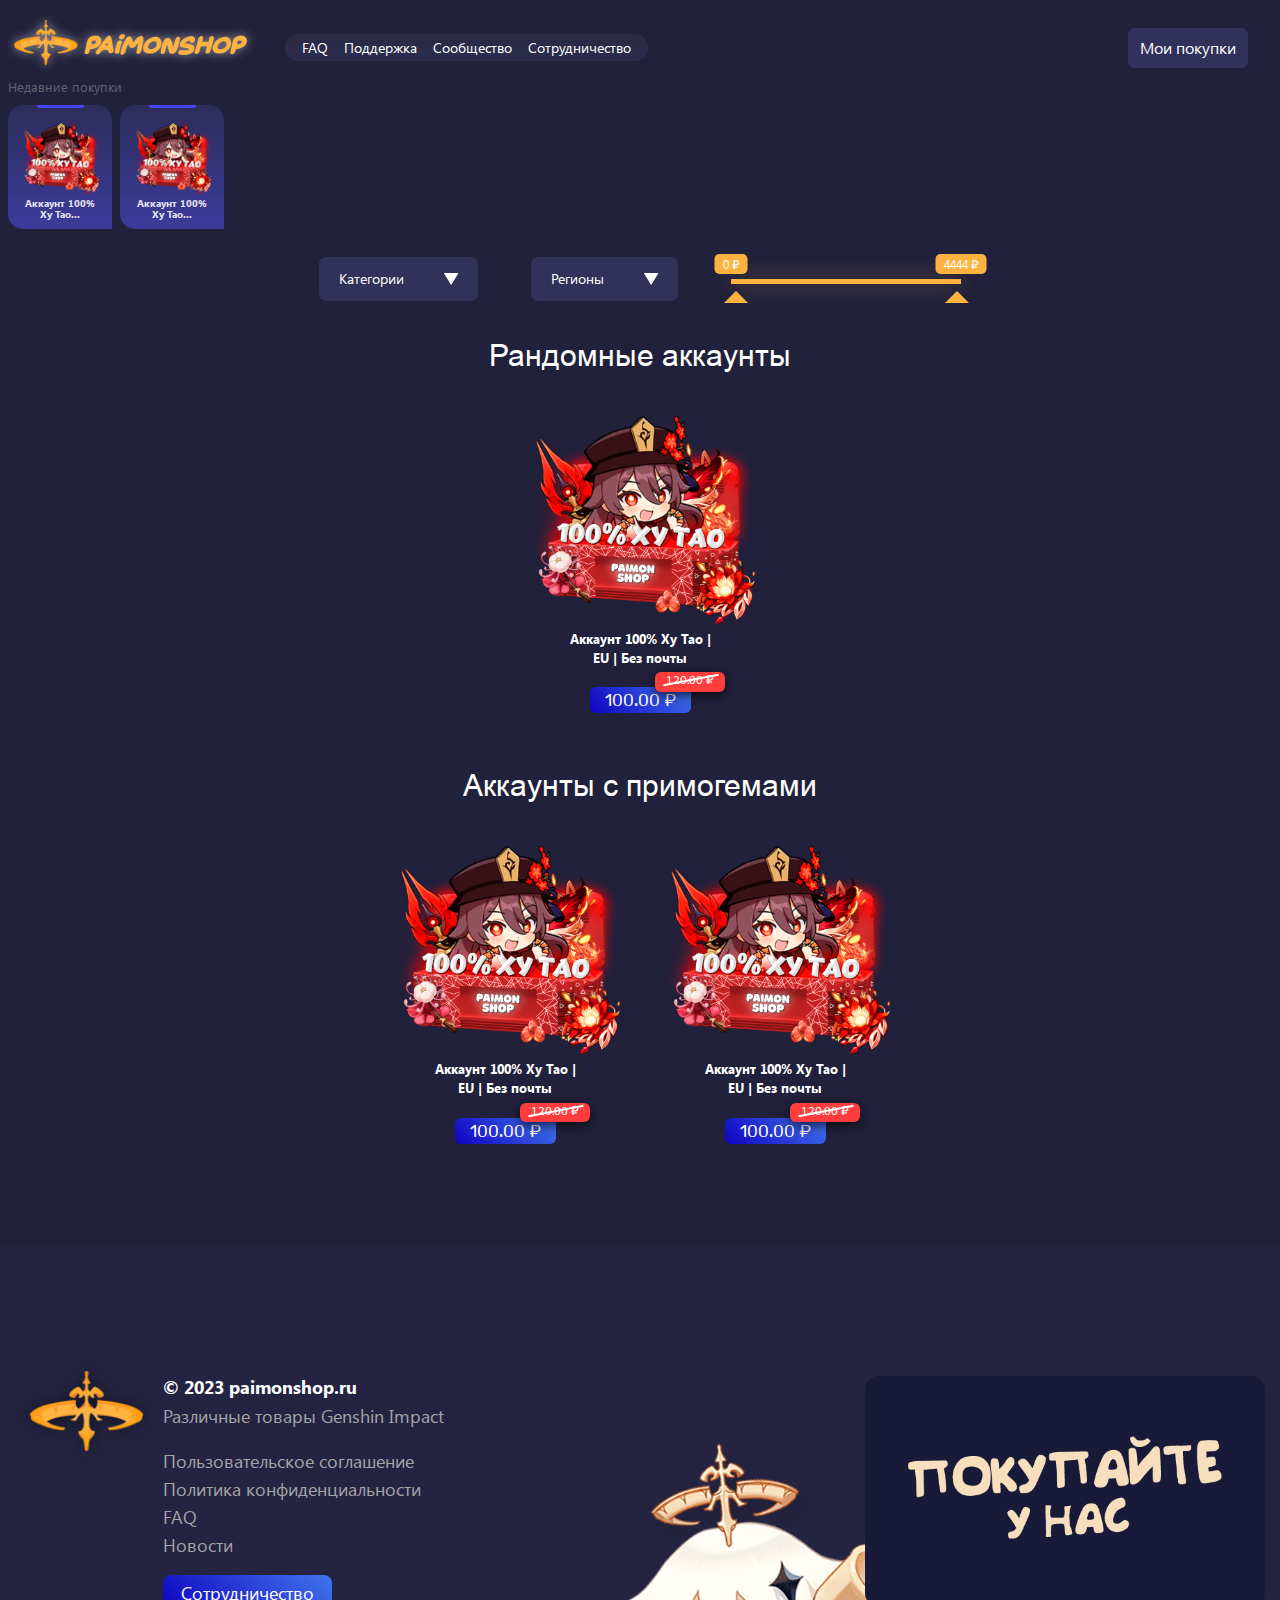
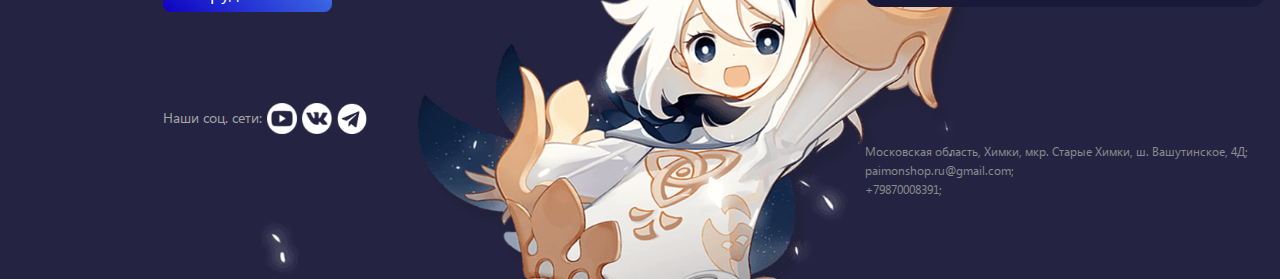
<file: index.html>
<!DOCTYPE html>
<html lang="en">
<head>
    <meta charset="UTF-8">
    <meta name="viewport" content="width=device-width, initial-scale=1.0">
    <link rel="stylesheet" href="./fonts/Arial/stylesheet.css">
    <link rel="stylesheet" href="./fonts/SegoeUI/stylesheet.css">
    <link rel="stylesheet" href="./fonts/MyriadPro/stylesheet.css">
    <link rel="stylesheet" href="./fonts/Rubik/stylesheet.css">
    <!-- <link rel="stylesheet" href="./css/normilize.css"> -->
    <link rel="stylesheet" href="./css/style.css">
    <title>Paimonshop</title>
</head>
<body>
    <section id="shopping">
        <div class="shopping_modal">
            <div class="shopping_modal_head">
                <h4>Покупки</h4>
                <a class="modal_close" href="#">
                    <img  src="./images/modal_close.svg" alt="">
                </a>
            </div>
            <p>Укажите почту, которую Вы указывли при покупке</p>
            <form>
                <input type="email" placeholder="Введите почту">
                <button type="submit">Посмотреть</button>
            </form>
        </div>
    </section>
    <header>
        <div class="header_container">
            <a class="logo" href="#">
                <img src="./images/header_logo.png" alt="">
            </a>
            <div class="nav_media">
                <img class="nav_close" src="./images/modal_close.svg" alt="">
                <a class="nav_link" href="#">FAQ</a>
                <a class="nav_link" href="#">Поддержка</a>
                <a class="nav_link" href="#">Сообщество</a>
                <a class="nav_link" href="#">Сотрудничество</a>
            </div>
            <nav>
                <a class="nav_link" href="#">FAQ</a>
                <a class="nav_link" href="#">Поддержка</a>
                <a class="nav_link" href="#">Сообщество</a>
                <a class="nav_link" href="https://t.me/noov4rt">Сотрудничество</a>
            </nav>
            <a class="sign_in" href="#shopping">Мои покупки</a>
            <a class="header_burger">
                <span></span>
                <span></span>
                <span></span>
            </a>
        </div>
    </header>

    <section class="recent">
        <div class="recent_container">
            <h4>Недавние покупки</h4>
            <div class="recent_cards">
                <div class="recent_card">
                    <div class="card_line"></div>
                    <img src="./images/card.png" alt="">
                    <h6>Аккаунт 100%<br>Ху Тао...</h6>
                </div>
                <div class="recent_card">
                    <div class="card_line"></div>
                    <img src="./images/card.png" alt="">
                    <h6>Аккаунт 100%<br>Ху Тао...</h6>
                </div>
            </div>
        </div>
    </section>

    <section class="main_menu">
        <div class="main_menu_in">
            <button class="category_btn main_menu_btn">
                Категории
                <img src="./images/down_icon.svg" alt="">
                <div class="category_list">
                    <a href="#">Link 1</a>
                    <a href="#">Link 2</a>
                    <a href="#">Link 3</a>
                    <a href="#">Link 4</a>
                    <a href="#">Link 5</a>
                </div>
            </button>
            <button class="region_btn main_menu_btn">
                Регионы
                <img src="./images/down_icon.svg" alt="">
                <div class="category_list">
                    <a href="#">Link 1</a>
                    <a href="#">Link 2</a>
                    <a href="#">Link 3</a>
                    <a href="#">Link 4</a>
                    <a href="#">Link 5</a>
                </div>
            </button>
            <div class="wrapper">
                <div class="price-input">
                  <div class="field">
                    <input type="number" class="input-min" value="0"><span class="input-min">0 ₽</span>
                  </div>
                  <div class="field">
                    <input type="number" class="input-max" value="4444"><span class="input-max">4444 ₽</span>
                  </div>
                </div>
                <div class="slider">
                  <div class="progress"></div>
                </div>
                <div class="range-input">
                  <input type="range" class="range-min" min="0" max="4444" value="0" step="1">
                  <input type="range" class="range-max" min="0" max="4444" value="4444" step="1">
                </div>
            </div>
        </div>
    </section>

    <section class="rendom_accounts">
        <h3>Рандомные аккаунты</h3>
        <a href="#" class="rendom_accounts_card">
            <img src="./images/card.png" alt="">
            <h4>Аккаунт 100% Ху Тао |<br> 
                EU | Без почты
            </h4>
            <div class="price">
                100.00 ₽
                <span class="discount">120.00 ₽</span>
            </div>
        </a>
        <h3 class="rendom_bottom">Аккаунты с примогемами</h3>
        <div class="rendom_accounts_cards">
            <a href="#" class="rendom_accounts_bottom_card">
                <img src="./images/card.png" alt="">
                <h4>Аккаунт 100% Ху Тао |<br> 
                    EU | Без почты
                </h4>
                <div class="price">
                    100.00 ₽
                    <span class="discount">120.00 ₽</span>
                </div>
            </a>
            <a href="#" class="rendom_accounts_bottom_card">
                <img src="./images/card.png" alt="">
                <h4>Аккаунт 100% Ху Тао |<br> 
                    EU | Без почты
                </h4>
                <div class="price">
                    100.00 ₽
                    <span class="discount">120.00 ₽</span>
                </div>
            </a>
        </div>
    </section>


    <footer>
        <div class="footer_container">
            <div class="footer_left">
                <a href="#" class="footer_logo">
                    <img src="./images/footer_logo.svg" alt="">
                </a>
                <div class="logo_text">
                    <h3>© 2023 paimonshop.ru</h3>
                    <a class="top_link">Различные товары Genshin Impact</a>
                    <a class="footer_link" href="./terms.html">Пользовательское соглашение</a>
                    <a class="footer_link" href="./politics.html">Политика конфиденциальности</a>
                    <a class="footer_link" href="#">FAQ</a>
                    <a class="footer_link" href="#">Новости</a>
                    <a href="https://t.me/noov4rt" class="copiration">Сотрудничество</a>
                    <div class="social_media">
                        <p>Наши соц. сети:</p>
                        <a href="#"><img src="./images/youtube_icon.svg" alt=""></a>
                        <a href="#"><img src="./images/vkontakt_icon.svg" alt=""></a>
                        <a href="#"><img src="./images/telegram_icon.svg" alt=""></a>
                    </div>
                </div>
            </div>
            <div class="footer_center">
                <img src="./images/footer_img.png" alt="">
            </div>
            <div class="footer_right">
                <div class="footer_right_text">
                    <a href="#">
                        <img src="./images/footer_text_main.svg" alt="">
                    </a>
                </div>
                <p>Московская область, Химки, мкр. Старые Химки, ш. Вашутинское, 4Д;<br>
                paimonshop.ru@gmail.com;<br>
                +79870008391;</p>
            </div>
        </div>
    </footer>


    <script src="./js/app.js"></script>
    <script>
        const rangeInput = document.querySelectorAll(".range-input input"),
        priceInput = document.querySelectorAll(".price-input input"),
        range = document.querySelector(".slider .progress");
        let priceGap = 1000;

        priceInput.forEach((input) => {
        input.addEventListener("input", (e) => {
            let minPrice = parseInt(priceInput[0].value),
            maxPrice = parseInt(priceInput[1].value);

            if (maxPrice - minPrice >= priceGap && maxPrice <= rangeInput[1].max) {
            if (e.target.className === "input-min") {
                rangeInput[0].value = minPrice;
                range.style.left = (minPrice / rangeInput[0].max) * 100 + "%";
            } else {
                rangeInput[1].value = maxPrice;
                range.style.right = 100 - (maxPrice / rangeInput[1].max) * 100 + "%";
            }
            }
        });
        });

        rangeInput.forEach((input) => {
        input.addEventListener("input", (e) => {
            let minVal = parseInt(rangeInput[0].value),
            maxVal = parseInt(rangeInput[1].value);

            if (maxVal - minVal < priceGap) {
            if (e.target.className === "range-min") {
                rangeInput[0].value = maxVal - priceGap;
            } else {
                rangeInput[1].value = minVal + priceGap;
            }
            } else {
            priceInput[0].value = minVal;
            priceInput[1].value = maxVal;
            range.style.left = (minVal / rangeInput[0].max) * 100 + "%";
            range.style.right = 100 - (maxVal / rangeInput[1].max) * 100 + "%";
            }

            let span = document.querySelectorAll('.price-input span');

            span[0].innerHTML = minVal + ' ₽';
            span[1].innerHTML = maxVal + ' ₽';
        });
        });
    </script>
</body>
</html>
</file>
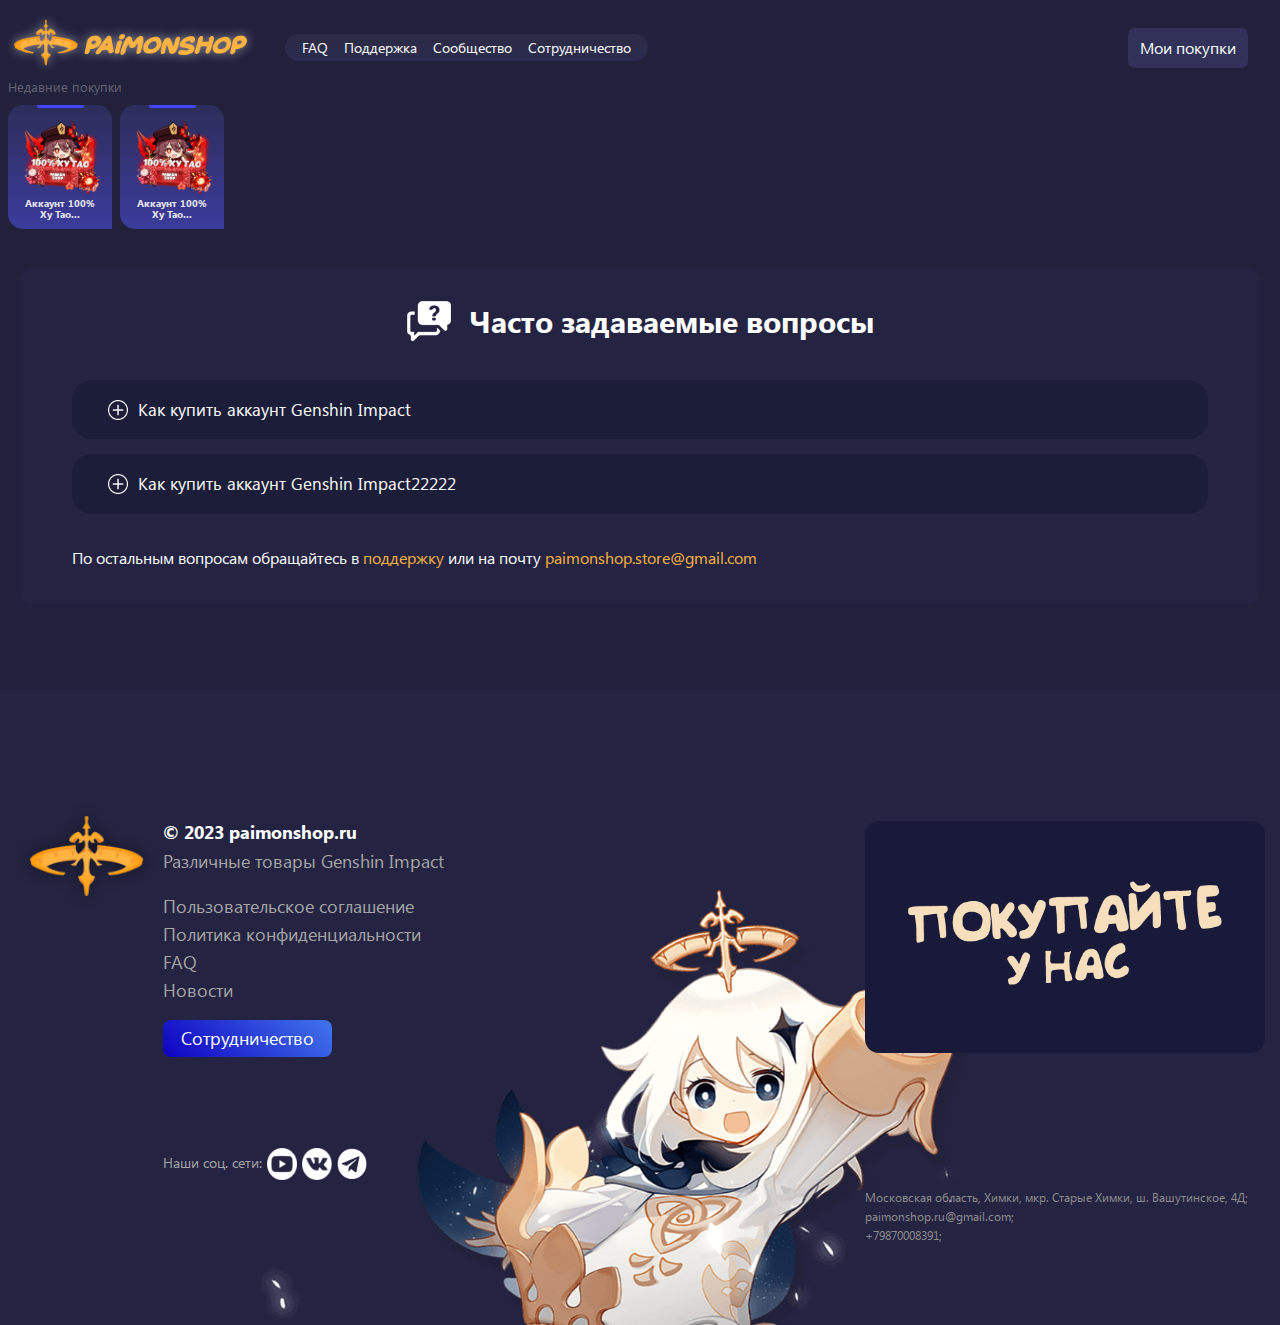
<file: faq.html>
<!DOCTYPE html>
<html lang="en">
<head>
    <meta charset="UTF-8">
    <meta name="viewport" content="width=device-width, initial-scale=1.0">
    <link rel="stylesheet" href="./fonts/Arial/stylesheet.css">
    <link rel="stylesheet" href="./fonts/SegoeUI/stylesheet.css">
    <link rel="stylesheet" href="./css/style.css">
    <title>Paimonshop</title>
</head>
<body>
    <section id="shopping">
        <div class="shopping_modal">
            <div class="shopping_modal_head">
                <h4>Покупки</h4>
                <a class="modal_close" href="#">
                    <img  src="./images/modal_close.svg" alt="">
                </a>
            </div>
            <p>Укажите почту, которую Вы указывли при покупке</p>
            <form>
                <input type="email" placeholder="Введите почту">
                <button type="submit">Посмотреть</button>
            </form>
        </div>
    </section>
    <header>
        <div class="header_container">
            <a class="logo" href="#">
                <img src="./images/header_logo.png" alt="">
            </a>
            <div class="nav_media">
                <img class="nav_close" src="./images/modal_close.svg" alt="">
                <a class="nav_link" href="#">FAQ</a>
                <a class="nav_link" href="#">Поддержка</a>
                <a class="nav_link" href="#">Сообщество</a>
                <a class="nav_link" href="#">Сотрудничество</a>
            </div>
            <nav>
                <a class="nav_link" href="#">FAQ</a>
                <a class="nav_link" href="#">Поддержка</a>
                <a class="nav_link" href="#">Сообщество</a>
                <a class="nav_link" href="https://t.me/noov4rt">Сотрудничество</a>
            </nav>
            <a class="sign_in" href="#shopping">Мои покупки</a>
            <a class="header_burger">
                <span></span>
                <span></span>
                <span></span>
            </a>
        </div>
    </header>

    <section class="recent">
        <div class="recent_container">
            <h4>Недавние покупки</h4>
            <div class="recent_cards">
                <div class="recent_card">
                    <div class="card_line"></div>
                    <img src="./images/card.png" alt="">
                    <h6>Аккаунт 100%<br>Ху Тао...</h6>
                </div>
                <div class="recent_card">
                    <div class="card_line"></div>
                    <img src="./images/card.png" alt="">
                    <h6>Аккаунт 100%<br>Ху Тао...</h6>
                </div>
            </div>
        </div>
    </section>

    <section id="accardion_wrapper">
        <div class="accardion_in">
            <div class="accardion_head">
                <img src="./images/faq_icon.svg" alt="">
                <h4>Часто задаваемые вопросы</h4>
            </div>
            <div class="accardion_block">
                <button>
                    <img src="./images/accardion_icon_close.svg" alt=""  class="button_close">
                    <img src="./images/accardion_icon_open.svg" alt="" class="button_open">
                    <h5>Как купить аккаунт Genshin Impact</h5>
                </button>
                <p>тут ответ на вопрос</p>
            </div>
            <div class="accardion_block">
                <button>
                    <img src="./images/accardion_icon_close.svg" alt=""  class="button_close">
                    <img src="./images/accardion_icon_open.svg" alt="" class="button_open">
                    <h5>Как купить аккаунт Genshin Impact22222</h5>
                </button>
                <p>тут ответ на вопрос</p>
            </div>
            <p class="accardion_text">По остальным вопросам обращайтесь в <a href="#">поддержку</a> или на почту <a href="mailto:paimonshop.store@gmail.com">paimonshop.store@gmail.com</a></p>
        </div>
    </section>

    <footer>
        <div class="footer_container">
            <div class="footer_left">
                <a href="#" class="footer_logo">
                    <img src="./images/footer_logo.svg" alt="">
                </a>
                <div class="logo_text">
                    <h3>© 2023 paimonshop.ru</h3>
                    <a class="top_link">Различные товары Genshin Impact</a>
                    <a class="footer_link" href="./terms.html">Пользовательское соглашение</a>
                    <a class="footer_link" href="./politics.html">Политика конфиденциальности</a>
                    <a class="footer_link" href="#">FAQ</a>
                    <a class="footer_link" href="#">Новости</a>
                    <a href="https://t.me/noov4rt" class="copiration">Сотрудничество</a>
                    <div class="social_media">
                        <p>Наши соц. сети:</p>
                        <a href="#"><img src="./images/youtube_icon.svg" alt=""></a>
                        <a href="#"><img src="./images/vkontakt_icon.svg" alt=""></a>
                        <a href="#"><img src="./images/telegram_icon.svg" alt=""></a>
                    </div>
                </div>
            </div>
            <div class="footer_center">
                <img src="./images/footer_img.png" alt="">
            </div>
            <div class="footer_right">
                <div class="footer_right_text">
                    <a href="#">
                        <img src="./images/footer_text_main.svg" alt="">
                    </a>
                </div>
                <p>Московская область, Химки, мкр. Старые Химки, ш. Вашутинское, 4Д;<br>
                paimonshop.ru@gmail.com;<br>
                +79870008391;</p>
            </div>
        </div>
    </footer>


    <script src="./js/app.js"></script>
    <script>
        const items = document.querySelectorAll('.accardion_block');

        items.forEach((item) => {
            const header = item.querySelector('button');
            const content = item.querySelector('p');

            header.addEventListener('click', () => {
                item.classList.toggle('active')
                content.style.maxHeight = content.style.maxHeight ? null : content.scrollHeight + 'px';
            });
        });
    </script>
</body>
</html>
</file>
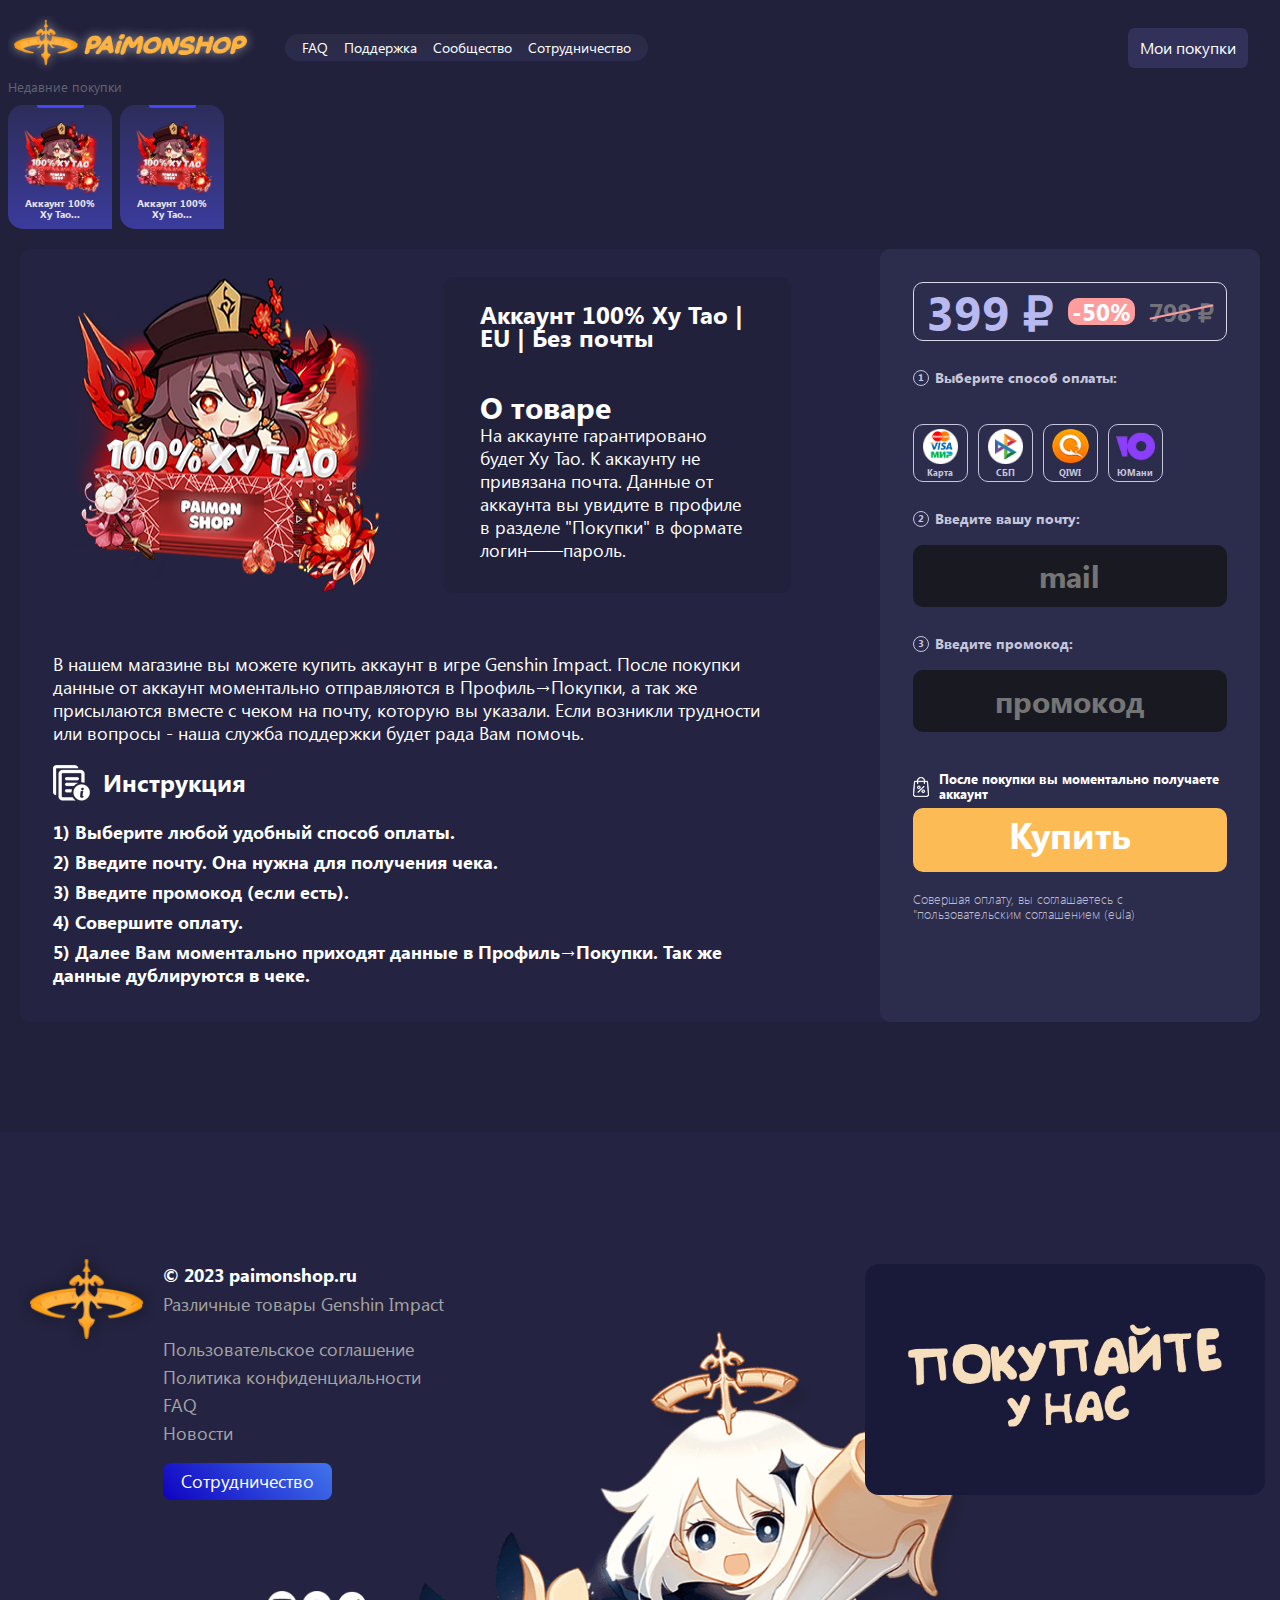
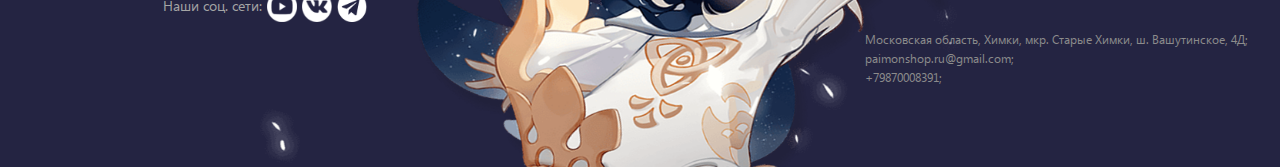
<file: payment.html>
<!DOCTYPE html>
<html lang="en">
<head>
    <meta charset="UTF-8">
    <meta name="viewport" content="width=device-width, initial-scale=1.0">
    <link rel="stylesheet" href="./fonts/Arial/stylesheet.css">
    <link rel="stylesheet" href="./fonts/SegoeUI/stylesheet.css">
    <link rel="stylesheet" href="./fonts/MyriadPro/stylesheet.css">
    <link rel="stylesheet" href="./fonts/Rubik/stylesheet.css">
    <link rel="stylesheet" href="./css/style.css">
    <title>Paimonshop</title>
</head>
<body>
    <section id="shopping">
        <div class="shopping_modal">
            <div class="shopping_modal_head">
                <h4>Покупки</h4>
                <a class="modal_close" href="#">
                    <img  src="./images/modal_close.svg" alt="">
                </a>
            </div>
            <p>Укажите почту, которую Вы указывли при покупке</p>
            <form>
                <input type="email" placeholder="Введите почту">
                <button type="submit">Посмотреть</button>
            </form>
        </div>
    </section>
    <header>
        <div class="header_container">
            <a class="logo" href="#">
                <img src="./images/header_logo.png" alt="">
            </a>
            <div class="nav_media">
                <img class="nav_close" src="./images/modal_close.svg" alt="">
                <a class="nav_link" href="#">FAQ</a>
                <a class="nav_link" href="#">Поддержка</a>
                <a class="nav_link" href="#">Сообщество</a>
                <a class="nav_link" href="#">Сотрудничество</a>
            </div>
            <nav>
                <a class="nav_link" href="#">FAQ</a>
                <a class="nav_link" href="#">Поддержка</a>
                <a class="nav_link" href="#">Сообщество</a>
                <a class="nav_link" href="https://t.me/noov4rt">Сотрудничество</a>
            </nav>
            <a class="sign_in" href="#shopping">Мои покупки</a>
            <a class="header_burger">
                <span></span>
                <span></span>
                <span></span>
            </a>
        </div>
    </header>

    <section class="recent">
        <div class="recent_container">
            <h4>Недавние покупки</h4>
            <div class="recent_cards">
                <div class="recent_card">
                    <div class="card_line"></div>
                    <img src="./images/card.png" alt="">
                    <h6>Аккаунт 100%<br>Ху Тао...</h6>
                </div>
                <div class="recent_card">
                    <div class="card_line"></div>
                    <img src="./images/card.png" alt="">
                    <h6>Аккаунт 100%<br>Ху Тао...</h6>
                </div>
            </div>
        </div>
    </section>

    <div class="payment_wrapper">
        <section id="payment">
            <div class="payment_text">
                <div class="payment_text_head">
                    <img src="./images/account_main.png" alt="">
                    <div class="payment_text_right">
                        <h3>Аккаунт 100% Ху Тао | EU | Без почты</h3>
                        <h4>О товаре</h4>
                        <p>На аккаунте гарантировано будет Ху Тао. К аккаунту не привязана почта. Данные от аккаунта вы увидите в профиле в разделе "Покупки" в формате логин——пароль.</p>
                    </div>
                </div>
                <p>В нашем магазине вы можете купить аккаунт в игре Genshin Impact. После покупки данные от аккаунт моментально отправляются в Профиль→Покупки, а так же присылаются вместе с чеком на почту, которую вы указали. Если возникли трудности или вопросы - наша служба поддержки будет рада Вам помочь.</p>
                <h2>
                    <img src="./images/instruksiya_icon.svg" alt="">
                    Инструкция
                </h2>
                <h6>1) Выберите любой удобный способ оплаты.</h6>
                <h6>2) Введите почту. Она нужна для получения чека.</h6>
                <h6>3) Введите промокод (если есть).</h6>
                <h6>4) Совершите оплату.</h6>
                <h6>5) Далее Вам моментально приходят данные в Профиль→Покупки. Так же данные дублируются в чеке.</h6>
            </div>
            <div class="payment_form">
                <div class="form_head">
                    <h2>399 ₽</h2>
                    <h3>-50%</h3>
                    <h4>798 ₽</h4>
                </div>
                <form class="oplate">
                    <h4><span>1</span>Выберите способ оплаты:</h4>
                    <div class="banks">
                        <a href="#">
                            <img src="./images/bank_card_icon.svg" alt="">
                            <h5>Карта</h5>
                        </a>
                        <a href="#">
                            <img src="./images/cbp_icon.svg" alt="">
                            <h5>СБП</h5>
                        </a>
                        <a href="#">
                            <img src="./images/qiwi_icon.svg" alt="">
                            <h5>QIWI</h5>
                        </a>
                        <a href="#">
                            <img src="./images/ymoney_icon.svg" alt="">
                            <h5>ЮМани</h5>
                        </a>
                    </div>
                    <h4><span>2</span>Введите вашу почту:</h4>
                    <input type="text" placeholder="mail">
                    <h4><span>3</span>Введите промокод:</h4>
                    <input type="text" placeholder="промокод">
                    <h6>
                        <img src="./images/cupit_icon.svg" alt="">
                        После покупки вы моментально получаете аккаунт
                    </h6>
                    <button type="submit">Купить</button>
                    <a href="#">
                        Совершая оплату, вы соглашаетесь с "пользовательским соглашением (eula)
                    </a>
                </form>
            </div>
        </section>
    </div>


    <footer>
        <div class="footer_container">
            <div class="footer_left">
                <a href="#" class="footer_logo">
                    <img src="./images/footer_logo.svg" alt="">
                </a>
                <div class="logo_text">
                    <h3>© 2023 paimonshop.ru</h3>
                    <a class="top_link">Различные товары Genshin Impact</a>
                    <a class="footer_link" href="./terms.html">Пользовательское соглашение</a>
                    <a class="footer_link" href="./politics.html">Политика конфиденциальности</a>
                    <a class="footer_link" href="#">FAQ</a>
                    <a class="footer_link" href="#">Новости</a>
                    <a href="https://t.me/noov4rt" class="copiration">Сотрудничество</a>
                    <div class="social_media">
                        <p>Наши соц. сети:</p>
                        <a href="#"><img src="./images/youtube_icon.svg" alt=""></a>
                        <a href="#"><img src="./images/vkontakt_icon.svg" alt=""></a>
                        <a href="#"><img src="./images/telegram_icon.svg" alt=""></a>
                    </div>
                </div>
            </div>
            <div class="footer_center">
                <img src="./images/footer_img.png" alt="">
            </div>
            <div class="footer_right">
                <div class="footer_right_text">
                    <a href="#">
                        <img src="./images/footer_text_main.svg" alt="">
                    </a>
                </div>
                <p>Московская область, Химки, мкр. Старые Химки, ш. Вашутинское, 4Д;<br>
                paimonshop.ru@gmail.com;<br>
                +79870008391;</p>
            </div>
        </div>
    </footer>

</body>
</html>
</file>
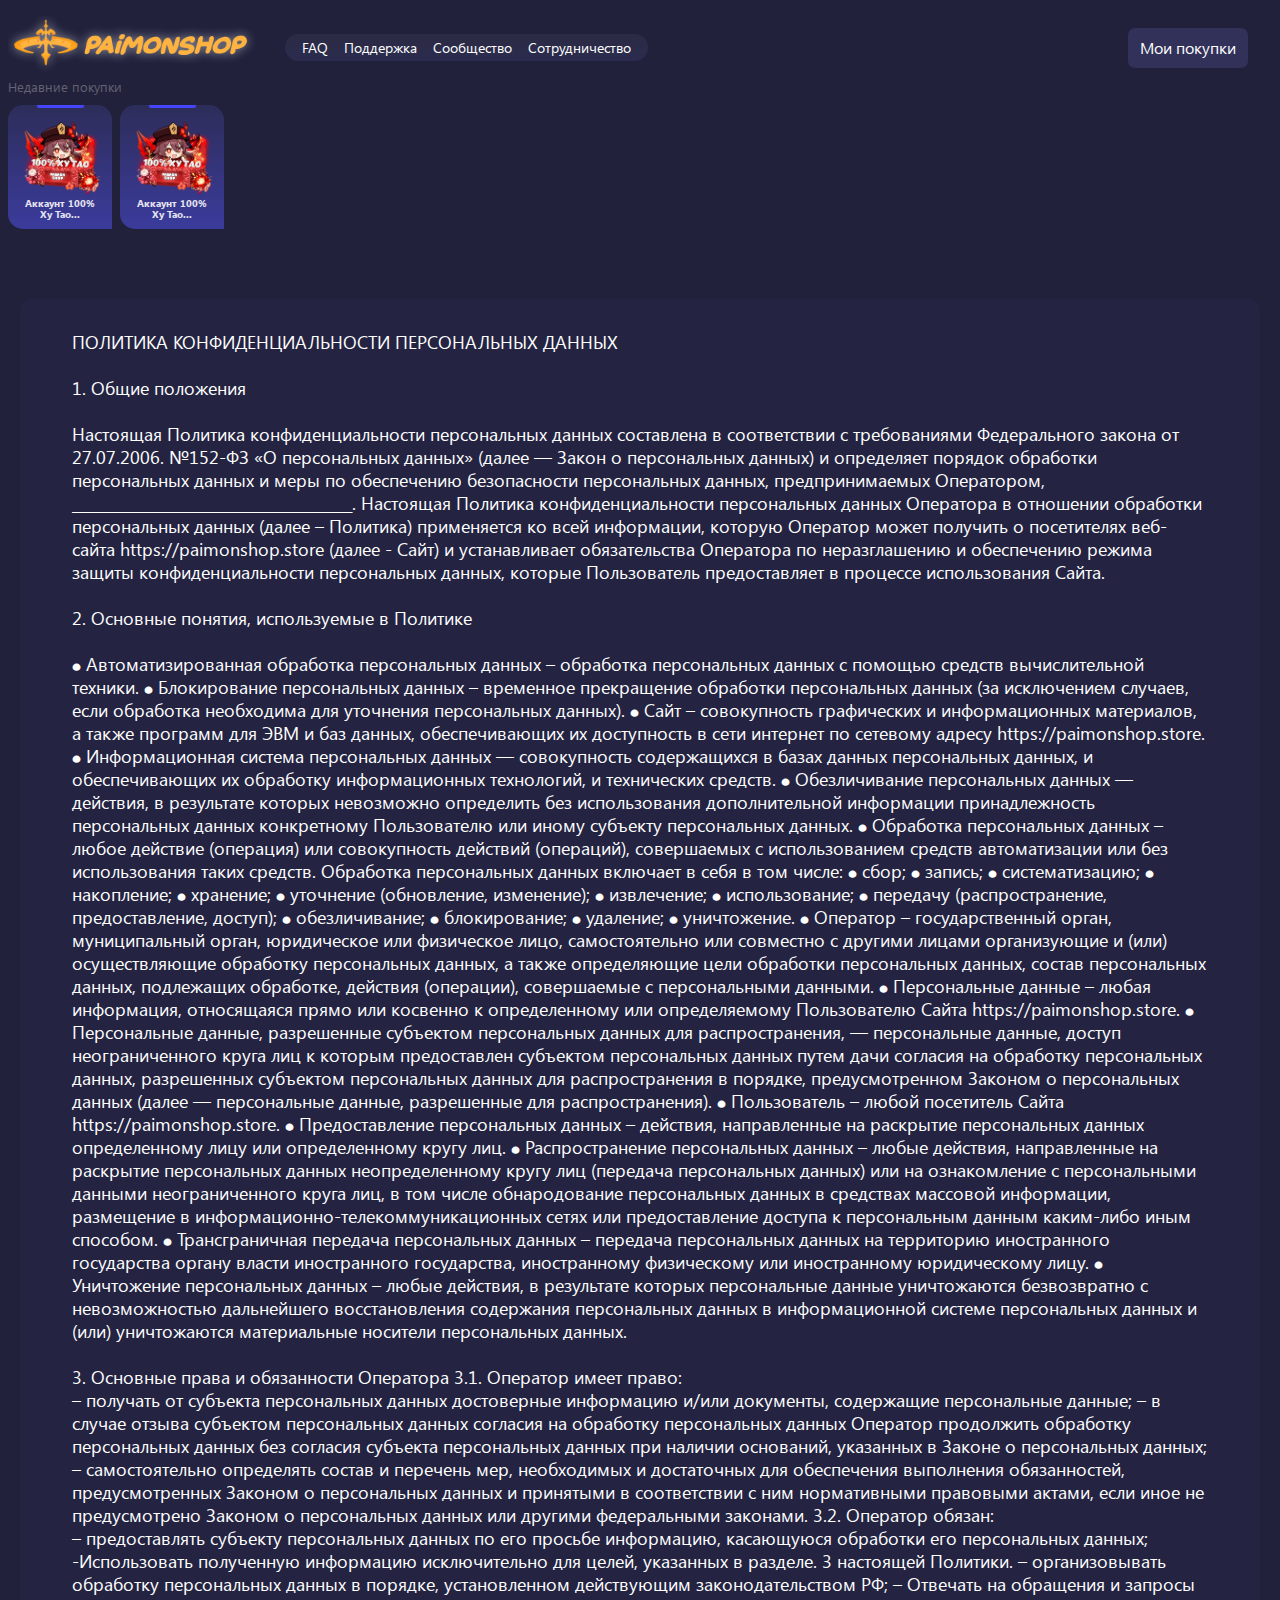
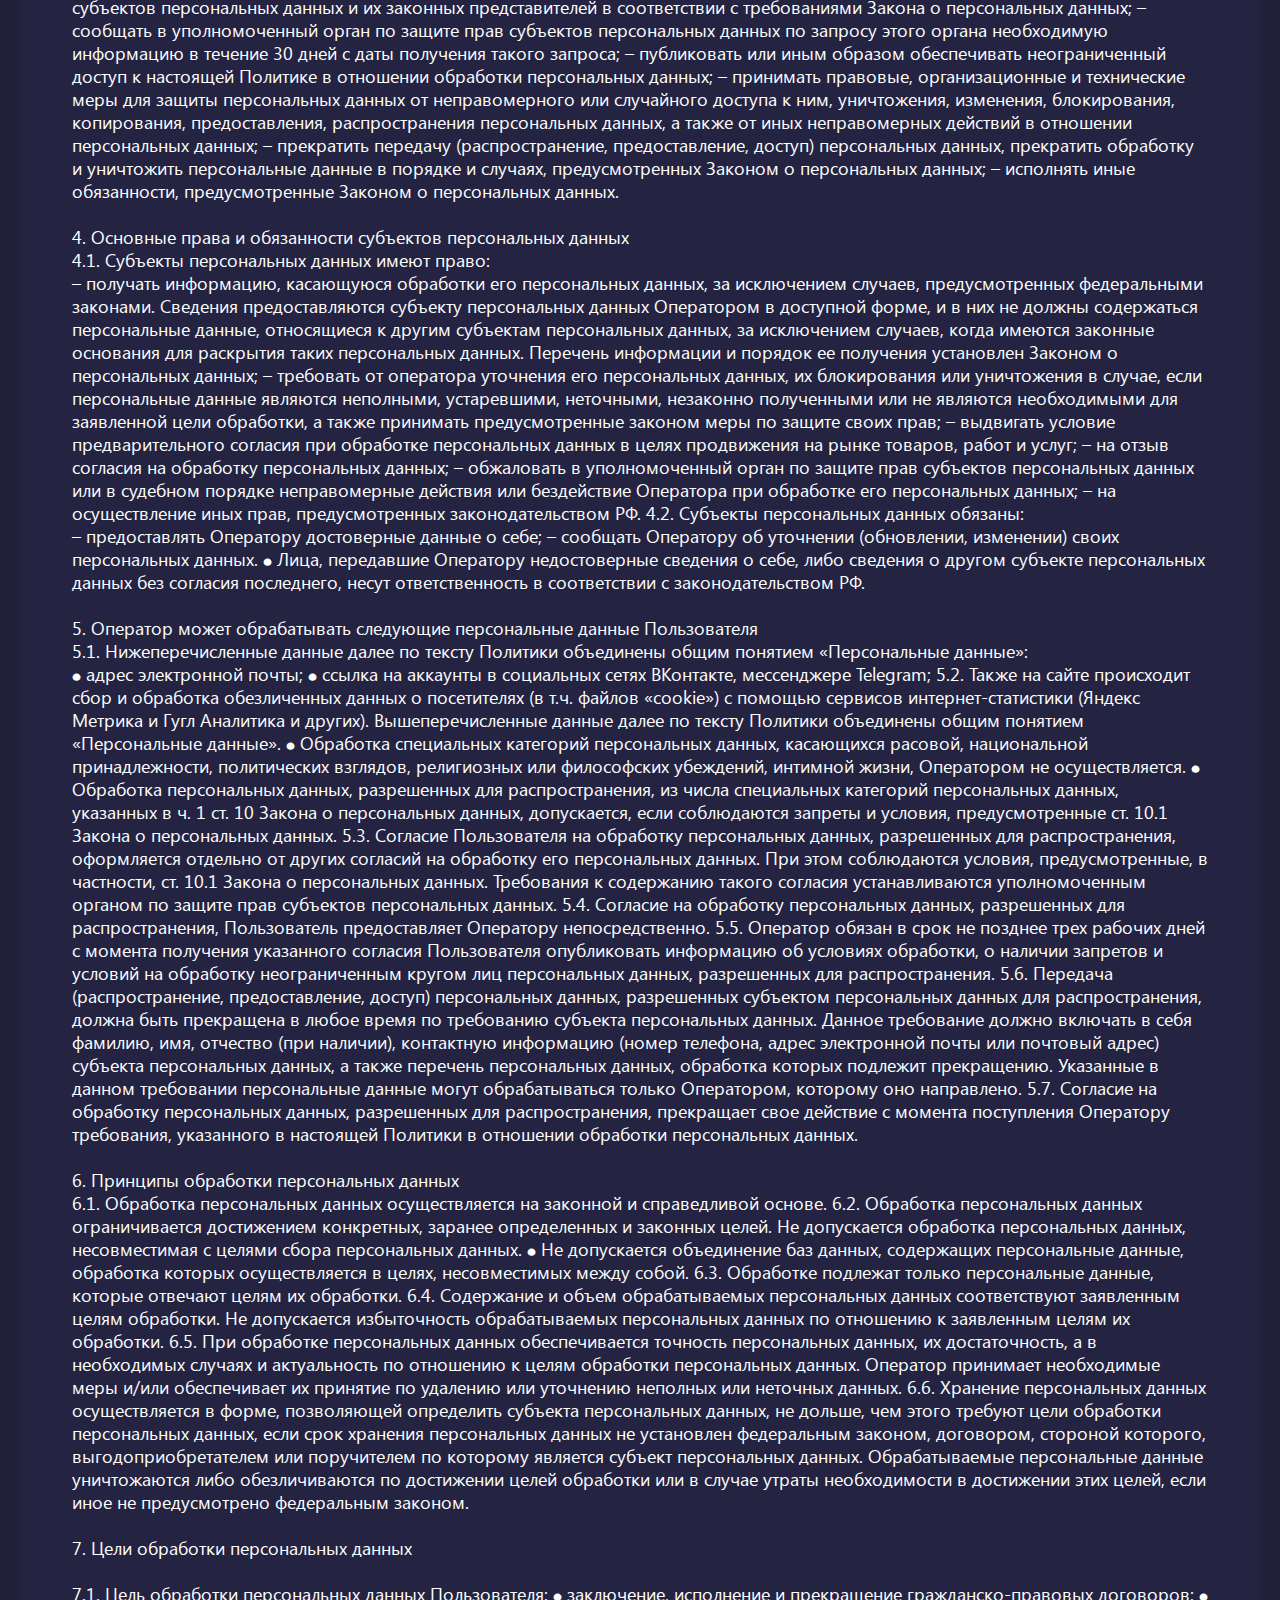
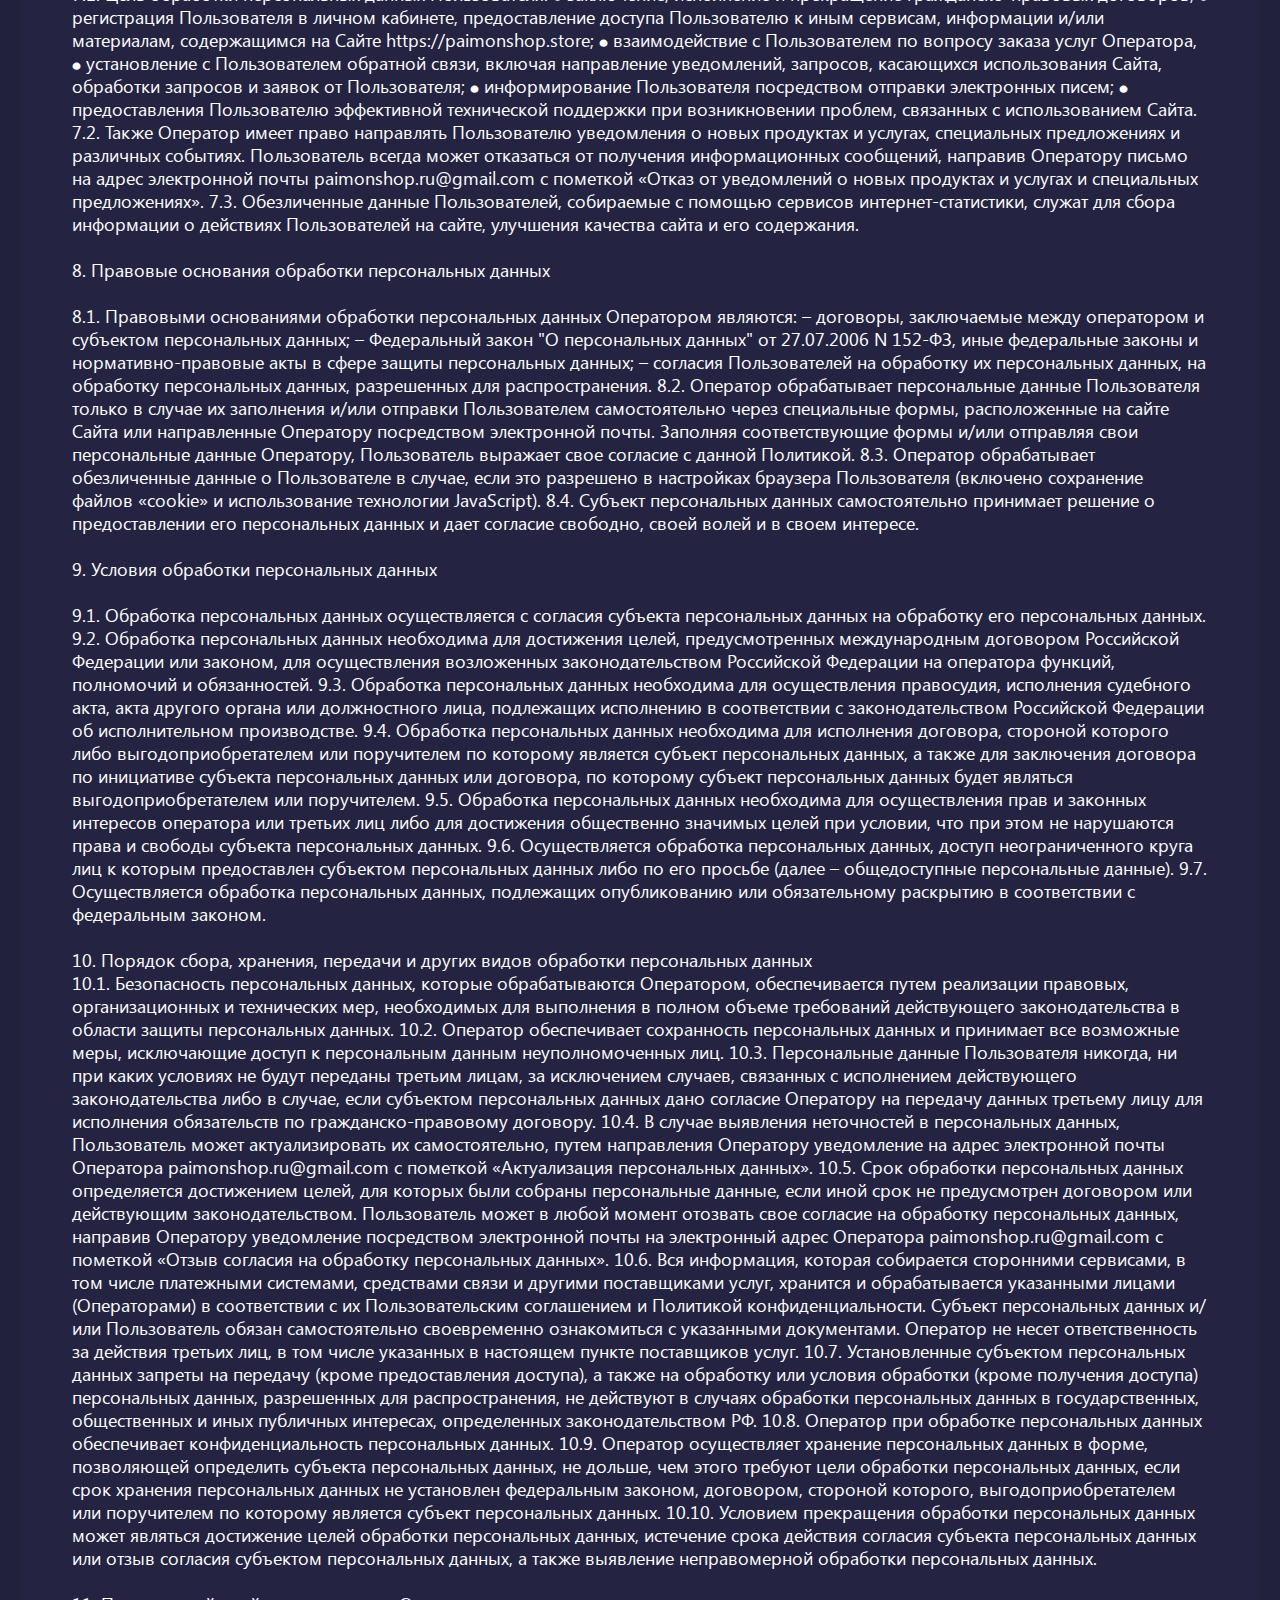
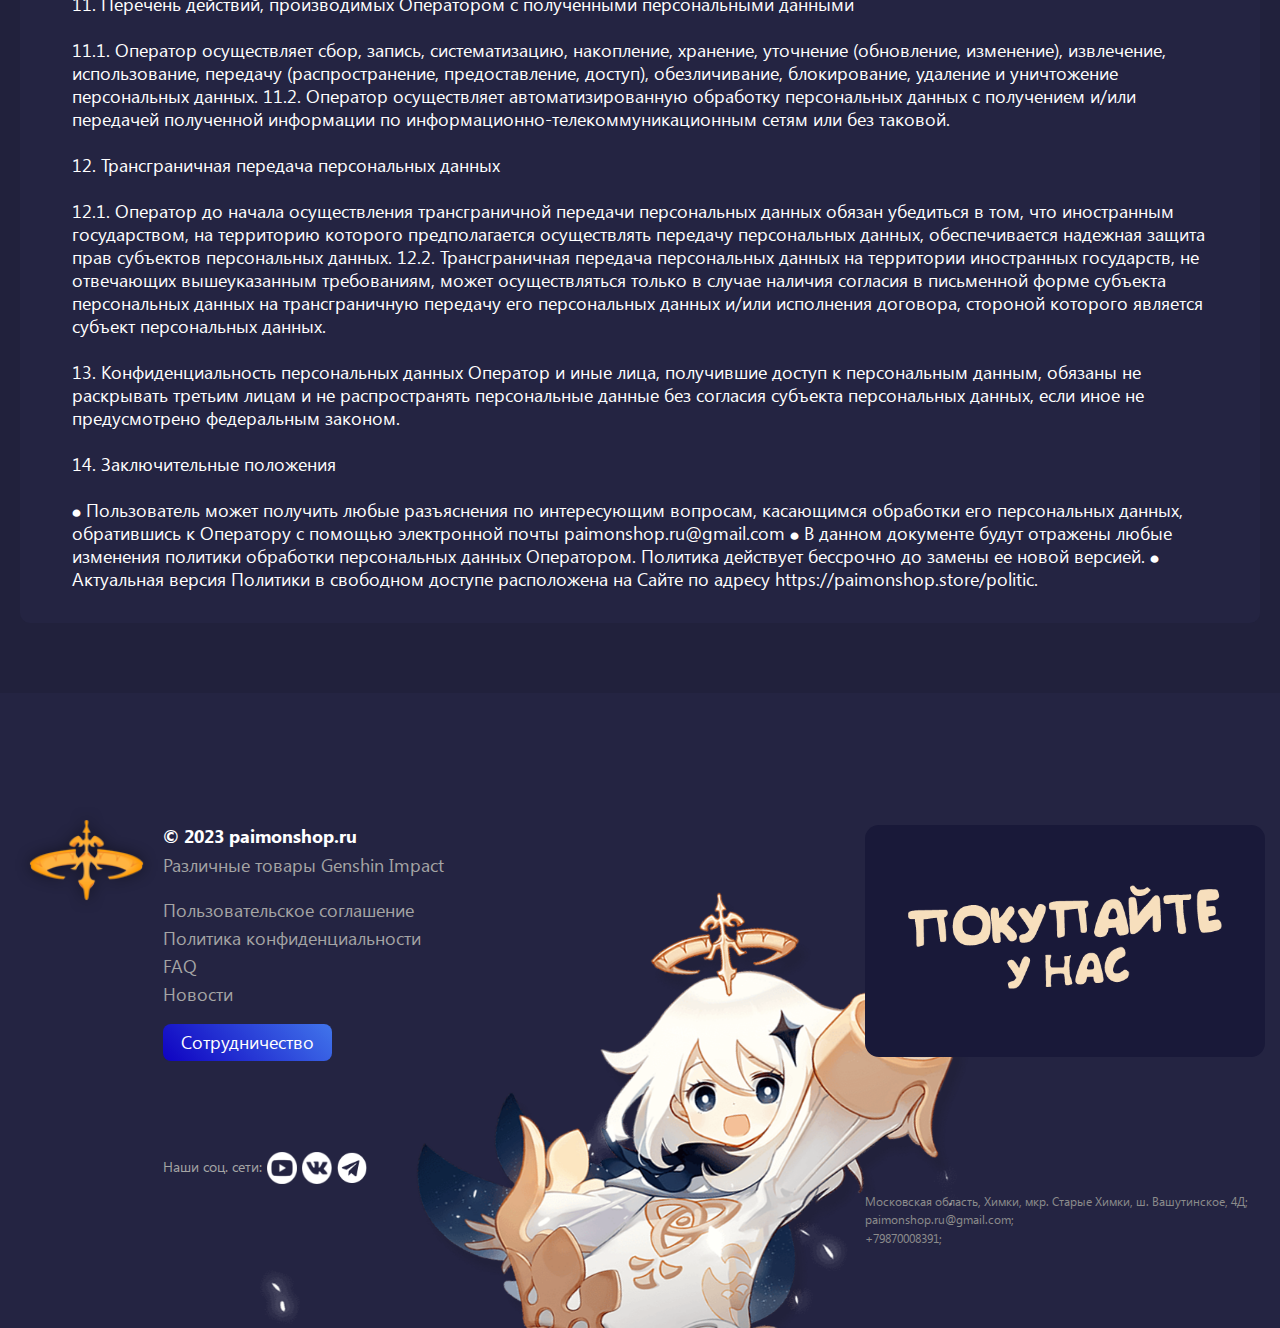
<file: politics.html>
<!DOCTYPE html>
<html lang="en">
<head>
    <meta charset="UTF-8">
    <meta name="viewport" content="width=device-width, initial-scale=1.0">
    <link rel="stylesheet" href="./fonts/Arial/stylesheet.css">
    <link rel="stylesheet" href="./fonts/SegoeUI/stylesheet.css">
    <link rel="stylesheet" href="./css/style.css">
    <title>Paimonshop</title>
</head>
<body>
    <section id="shopping">
        <div class="shopping_modal">
            <div class="shopping_modal_head">
                <h4>Покупки</h4>
                <a class="modal_close" href="#">
                    <img  src="./images/modal_close.svg" alt="">
                </a>
            </div>
            <p>Укажите почту, которую Вы указывли при покупке</p>
            <form>
                <input type="email" placeholder="Введите почту">
                <button type="submit">Посмотреть</button>
            </form>
        </div>
    </section>
    <header>
        <div class="header_container">
            <a class="logo" href="#">
                <img src="./images/header_logo.png" alt="">
            </a>
            <div class="nav_media">
                <img class="nav_close" src="./images/modal_close.svg" alt="">
                <a class="nav_link" href="#">FAQ</a>
                <a class="nav_link" href="#">Поддержка</a>
                <a class="nav_link" href="#">Сообщество</a>
                <a class="nav_link" href="#">Сотрудничество</a>
            </div>
            <nav>
                <a class="nav_link" href="#">FAQ</a>
                <a class="nav_link" href="#">Поддержка</a>
                <a class="nav_link" href="#">Сообщество</a>
                <a class="nav_link" href="https://t.me/noov4rt">Сотрудничество</a>
            </nav>
            <a class="sign_in" href="#shopping">Мои покупки</a>
            <a class="header_burger">
                <span></span>
                <span></span>
                <span></span>
            </a>
        </div>
    </header>

    <section class="recent">
        <div class="recent_container">
            <h4>Недавние покупки</h4>
            <div class="recent_cards">
                <div class="recent_card">
                    <div class="card_line"></div>
                    <img src="./images/card.png" alt="">
                    <h6>Аккаунт 100%<br>Ху Тао...</h6>
                </div>
                <div class="recent_card">
                    <div class="card_line"></div>
                    <img src="./images/card.png" alt="">
                    <h6>Аккаунт 100%<br>Ху Тао...</h6>
                </div>
            </div>
        </div>
    </section>

    <section id="accardion_wrapper" class="politics_text">
        <div class="politics_text_in">
            <p>
                ПОЛИТИКА КОНФИДЕНЦИАЛЬНОСТИ ПЕРСОНАЛЬНЫХ ДАННЫХ<br>
                <br>
    1. Общие положения<br><br>
    Настоящая Политика конфиденциальности персональных данных составлена в соответствии с требованиями Федерального закона от 27.07.2006. №152-ФЗ «О персональных данных» (далее — Закон о персональных данных) и определяет порядок обработки персональных данных и меры по обеспечению безопасности персональных данных, предпринимаемых Оператором, ________________________________________. Настоящая Политика конфиденциальности персональных данных Оператора в отношении обработки персональных данных (далее – Политика) применяется ко всей информации, которую Оператор может получить о посетителях веб-сайта https://paimonshop.store (далее - Сайт) и устанавливает обязательства Оператора по неразглашению и обеспечению режима защиты конфиденциальности персональных данных, которые Пользователь предоставляет в процессе использования Сайта.<br><br>
    
    2. Основные понятия, используемые в Политике<br><br>
    ⦁ Автоматизированная обработка персональных данных – обработка персональных данных с помощью средств вычислительной техники.
    ⦁ Блокирование персональных данных – временное прекращение обработки персональных данных (за исключением случаев, если обработка необходима для уточнения персональных данных).
    ⦁ Сайт – совокупность графических и информационных материалов, а также программ для ЭВМ и баз данных, обеспечивающих их доступность в сети интернет по сетевому адресу https://paimonshop.store.
    ⦁ Информационная система персональных данных — совокупность содержащихся в базах данных персональных данных, и обеспечивающих их обработку информационных технологий, и технических средств.
    ⦁ Обезличивание персональных данных — действия, в результате которых невозможно определить без использования дополнительной информации принадлежность персональных данных конкретному Пользователю или иному субъекту персональных данных.
    ⦁ Обработка персональных данных – любое действие (операция) или совокупность действий (операций), совершаемых с использованием средств автоматизации или без использования таких средств. Обработка персональных данных включает в себя в том числе:
    ⦁ сбор;
    ⦁ запись;
    ⦁ систематизацию;
    ⦁ накопление;
    ⦁ хранение;
    ⦁ уточнение (обновление, изменение);
    ⦁ извлечение;
    ⦁ использование;
    ⦁ передачу (распространение, предоставление, доступ);
    ⦁ обезличивание;
    ⦁ блокирование;
    ⦁ удаление;
    ⦁ уничтожение.
    ⦁ Оператор – государственный орган, муниципальный орган, юридическое или физическое лицо, самостоятельно или совместно с другими лицами организующие и (или) осуществляющие обработку персональных данных, а также определяющие цели обработки персональных данных, состав персональных данных, подлежащих обработке, действия (операции), совершаемые с персональными данными.
    ⦁ Персональные данные – любая информация, относящаяся прямо или косвенно к определенному или определяемому Пользователю Сайта https://paimonshop.store.
    ⦁ Персональные данные, разрешенные субъектом персональных данных для распространения, — персональные данные, доступ неограниченного круга лиц к которым предоставлен субъектом персональных данных путем дачи согласия на обработку персональных данных, разрешенных субъектом персональных данных для распространения в порядке, предусмотренном Законом о персональных данных (далее — персональные данные, разрешенные для распространения).
    ⦁ Пользователь – любой посетитель Сайта https://paimonshop.store.
    ⦁ Предоставление персональных данных – действия, направленные на раскрытие персональных данных определенному лицу или определенному кругу лиц.
    ⦁ Распространение персональных данных – любые действия, направленные на раскрытие персональных данных неопределенному кругу лиц (передача персональных данных) или на ознакомление с персональными данными неограниченного круга лиц, в том числе обнародование персональных данных в средствах массовой информации, размещение в информационно-телекоммуникационных сетях или предоставление доступа к персональным данным каким-либо иным способом.
    ⦁ Трансграничная передача персональных данных – передача персональных данных на территорию иностранного государства органу власти иностранного государства, иностранному физическому или иностранному юридическому лицу.
    ⦁ Уничтожение персональных данных – любые действия, в результате которых персональные данные уничтожаются безвозвратно с невозможностью дальнейшего восстановления содержания персональных данных в информационной системе персональных данных и (или) уничтожаются материальные носители персональных данных.
    <br><br>
    3. Основные права и обязанности Оператора
    3.1. Оператор имеет право:<br>
    – получать от субъекта персональных данных достоверные информацию и/или документы, содержащие персональные данные;
    – в случае отзыва субъектом персональных данных согласия на обработку персональных данных Оператор продолжить обработку персональных данных без согласия субъекта персональных данных при наличии оснований, указанных в Законе о персональных данных;
    – самостоятельно определять состав и перечень мер, необходимых и достаточных для обеспечения выполнения обязанностей, предусмотренных Законом о персональных данных и принятыми в соответствии с ним нормативными правовыми актами, если иное не предусмотрено Законом о персональных данных или другими федеральными законами.
    3.2. Оператор обязан:<br>
    – предоставлять субъекту персональных данных по его просьбе информацию, касающуюся обработки его персональных данных;
    -Использовать полученную информацию исключительно для целей, указанных в разделе. 3 настоящей Политики. – организовывать обработку персональных данных в порядке, установленном действующим законодательством РФ;
    – Отвечать на обращения и запросы субъектов персональных данных и их законных представителей в соответствии с требованиями Закона о персональных данных;
    – сообщать в уполномоченный орган по защите прав субъектов персональных данных по запросу этого органа необходимую информацию в течение 30 дней с даты получения такого запроса;
    – публиковать или иным образом обеспечивать неограниченный доступ к настоящей Политике в отношении обработки персональных данных;
    – принимать правовые, организационные и технические меры для защиты персональных данных от неправомерного или случайного доступа к ним, уничтожения, изменения, блокирования, копирования, предоставления, распространения персональных данных, а также от иных неправомерных действий в отношении персональных данных;
    – прекратить передачу (распространение, предоставление, доступ) персональных данных, прекратить обработку и уничтожить персональные данные в порядке и случаях, предусмотренных Законом о персональных данных;
    – исполнять иные обязанности, предусмотренные Законом о персональных данных.
    <br><br>
    4. Основные права и обязанности субъектов персональных данных<br>
    4.1. Субъекты персональных данных имеют право:<br>
    – получать информацию, касающуюся обработки его персональных данных, за исключением случаев, предусмотренных федеральными законами. Сведения предоставляются субъекту персональных данных Оператором в доступной форме, и в них не должны содержаться персональные данные, относящиеся к другим субъектам персональных данных, за исключением случаев, когда имеются законные основания для раскрытия таких персональных данных. Перечень информации и порядок ее получения установлен Законом о персональных данных;
    – требовать от оператора уточнения его персональных данных, их блокирования или уничтожения в случае, если персональные данные являются неполными, устаревшими, неточными, незаконно полученными или не являются необходимыми для заявленной цели обработки, а также принимать предусмотренные законом меры по защите своих прав; – выдвигать условие предварительного согласия при обработке персональных данных в целях продвижения на рынке товаров, работ и услуг;
    – на отзыв согласия на обработку персональных данных;
    – обжаловать в уполномоченный орган по защите прав субъектов персональных данных или в судебном порядке неправомерные действия или бездействие Оператора при обработке его персональных данных;
    – на осуществление иных прав, предусмотренных законодательством РФ.
    4.2. Субъекты персональных данных обязаны:<br>
    – предоставлять Оператору достоверные данные о себе;
    – сообщать Оператору об уточнении (обновлении, изменении) своих персональных данных.
    ⦁ Лица, передавшие Оператору недостоверные сведения о себе, либо сведения о другом субъекте персональных данных без согласия последнего, несут ответственность в соответствии с законодательством РФ.
    <br><br>
    5. Оператор может обрабатывать следующие персональные данные Пользователя<br>
    5.1. Нижеперечисленные данные далее по тексту Политики объединены общим понятием «Персональные данные»:<br>
    ⦁ адрес электронной почты;
    ⦁ ссылка на аккаунты в социальных сетях ВКонтакте, мессенджере Telegram;
    5.2. Также на сайте происходит сбор и обработка обезличенных данных о посетителях (в т.ч. файлов «cookie») с помощью сервисов интернет-статистики (Яндекс Метрика и Гугл Аналитика и других).
    Вышеперечисленные данные далее по тексту Политики объединены общим понятием «Персональные данные».
    ⦁ Обработка специальных категорий персональных данных, касающихся расовой, национальной принадлежности, политических взглядов, религиозных или философских убеждений, интимной жизни, Оператором не осуществляется.
    ⦁ Обработка персональных данных, разрешенных для распространения, из числа специальных категорий персональных данных, указанных в ч. 1 ст. 10 Закона о персональных данных, допускается, если соблюдаются запреты и условия, предусмотренные ст. 10.1 Закона о персональных данных.
    5.3. Согласие Пользователя на обработку персональных данных, разрешенных для распространения, оформляется отдельно от других согласий на обработку его персональных данных. При этом соблюдаются условия, предусмотренные, в частности, ст. 10.1 Закона о персональных данных. Требования к содержанию такого согласия устанавливаются уполномоченным органом по защите прав субъектов персональных данных.
    5.4. Согласие на обработку персональных данных, разрешенных для распространения, Пользователь предоставляет Оператору непосредственно.
    5.5. Оператор обязан в срок не позднее трех рабочих дней с момента получения указанного согласия Пользователя опубликовать информацию об условиях обработки, о наличии запретов и условий на обработку неограниченным кругом лиц персональных данных, разрешенных для распространения.
    5.6. Передача (распространение, предоставление, доступ) персональных данных, разрешенных субъектом персональных данных для распространения, должна быть прекращена в любое время по требованию субъекта персональных данных. Данное требование должно включать в себя фамилию, имя, отчество (при наличии), контактную информацию (номер телефона, адрес электронной почты или почтовый адрес) субъекта персональных данных, а также перечень персональных данных, обработка которых подлежит прекращению. Указанные в данном требовании персональные данные могут обрабатываться только Оператором, которому оно направлено.
    5.7. Согласие на обработку персональных данных, разрешенных для распространения, прекращает свое действие с момента поступления Оператору требования, указанного в настоящей Политики в отношении обработки персональных данных.
    <br><br>
    6. Принципы обработки персональных данных<br>
    6.1. Обработка персональных данных осуществляется на законной и справедливой основе.
    6.2. Обработка персональных данных ограничивается достижением конкретных, заранее определенных и законных целей. Не допускается обработка персональных данных, несовместимая с целями сбора персональных данных. ⦁ Не допускается объединение баз данных, содержащих персональные данные, обработка которых осуществляется в целях, несовместимых между собой.
    6.3. Обработке подлежат только персональные данные, которые отвечают целям их обработки.
    6.4. Содержание и объем обрабатываемых персональных данных соответствуют заявленным целям обработки. Не допускается избыточность обрабатываемых персональных данных по отношению к заявленным целям их обработки.
    6.5. При обработке персональных данных обеспечивается точность персональных данных, их достаточность, а в необходимых случаях и актуальность по отношению к целям обработки персональных данных. Оператор принимает необходимые меры и/или обеспечивает их принятие по удалению или уточнению неполных или неточных данных.
    6.6. Хранение персональных данных осуществляется в форме, позволяющей определить субъекта персональных данных, не дольше, чем этого требуют цели обработки персональных данных, если срок хранения персональных данных не установлен федеральным законом, договором, стороной которого, выгодоприобретателем или поручителем по которому является субъект персональных данных. Обрабатываемые персональные данные уничтожаются либо обезличиваются по достижении целей обработки или в случае утраты необходимости в достижении этих целей, если иное не предусмотрено федеральным законом.<br><br>
    
    7. Цели обработки персональных данных<br><br>
    7.1. Цель обработки персональных данных Пользователя:
    ⦁ заключение, исполнение и прекращение гражданско-правовых договоров;
    ⦁ регистрация Пользователя в личном кабинете, предоставление доступа Пользователю к иным сервисам, информации и/или материалам, содержащимся на Сайте https://paimonshop.store;
    ⦁ взаимодействие с Пользователем по вопросу заказа услуг Оператора,
    ⦁ установление с Пользователем обратной связи, включая направление уведомлений, запросов, касающихся использования Сайта, обработки запросов и заявок от Пользователя;
    ⦁ информирование Пользователя посредством отправки электронных писем;
    ⦁ предоставления Пользователю эффективной технической поддержки при возникновении проблем, связанных с использованием Сайта.
    7.2. Также Оператор имеет право направлять Пользователю уведомления о новых продуктах и услугах, специальных предложениях и различных событиях. Пользователь всегда может отказаться от получения информационных сообщений, направив Оператору письмо на адрес электронной почты paimonshop.ru@gmail.com с пометкой «Отказ от уведомлений о новых продуктах и услугах и специальных предложениях».
    7.3. Обезличенные данные Пользователей, собираемые с помощью сервисов интернет-статистики, служат для сбора информации о действиях Пользователей на сайте, улучшения качества сайта и его содержания.<br><br>
    
    8. Правовые основания обработки персональных данных<br><br>
    8.1. Правовыми основаниями обработки персональных данных Оператором являются: – договоры, заключаемые между оператором и субъектом персональных данных; – Федеральный закон "О персональных данных" от 27.07.2006 N 152-ФЗ, иные федеральные законы и нормативно-правовые акты в сфере защиты персональных данных; – согласия Пользователей на обработку их персональных данных, на обработку персональных данных, разрешенных для распространения.
    8.2. Оператор обрабатывает персональные данные Пользователя только в случае их заполнения и/или отправки Пользователем самостоятельно через специальные формы, расположенные на сайте Сайта или направленные Оператору посредством электронной почты. Заполняя соответствующие формы и/или отправляя свои персональные данные Оператору, Пользователь выражает свое согласие с данной Политикой.
    8.3. Оператор обрабатывает обезличенные данные о Пользователе в случае, если это разрешено в настройках браузера Пользователя (включено сохранение файлов «cookie» и использование технологии JavaScript).
    8.4. Субъект персональных данных самостоятельно принимает решение о предоставлении его персональных данных и дает согласие свободно, своей волей и в своем интересе.<br><br>
    
    9. Условия обработки персональных данных<br><br>
    9.1. Обработка персональных данных осуществляется с согласия субъекта персональных данных на обработку его персональных данных.
    9.2. Обработка персональных данных необходима для достижения целей, предусмотренных международным договором Российской Федерации или законом, для осуществления возложенных законодательством Российской Федерации на оператора функций, полномочий и обязанностей.
    9.3. Обработка персональных данных необходима для осуществления правосудия, исполнения судебного акта, акта другого органа или должностного лица, подлежащих исполнению в соответствии с законодательством Российской Федерации об исполнительном производстве.
    9.4. Обработка персональных данных необходима для исполнения договора, стороной которого либо выгодоприобретателем или поручителем по которому является субъект персональных данных, а также для заключения договора по инициативе субъекта персональных данных или договора, по которому субъект персональных данных будет являться выгодоприобретателем или поручителем.
    9.5. Обработка персональных данных необходима для осуществления прав и законных интересов оператора или третьих лиц либо для достижения общественно значимых целей при условии, что при этом не нарушаются права и свободы субъекта персональных данных.
    9.6. Осуществляется обработка персональных данных, доступ неограниченного круга лиц к которым предоставлен субъектом персональных данных либо по его просьбе (далее – общедоступные персональные данные).
    9.7. Осуществляется обработка персональных данных, подлежащих опубликованию или обязательному раскрытию в соответствии с федеральным законом.
    <br><br>
    10. Порядок сбора, хранения, передачи и других видов обработки персональных данных<br>
    10.1. Безопасность персональных данных, которые обрабатываются Оператором, обеспечивается путем реализации правовых, организационных и технических мер, необходимых для выполнения в полном объеме требований действующего законодательства в области защиты персональных данных.
    10.2. Оператор обеспечивает сохранность персональных данных и принимает все возможные меры, исключающие доступ к персональным данным неуполномоченных лиц.
    10.3. Персональные данные Пользователя никогда, ни при каких условиях не будут переданы третьим лицам, за исключением случаев, связанных с исполнением действующего законодательства либо в случае, если субъектом персональных данных дано согласие Оператору на передачу данных третьему лицу для исполнения обязательств по гражданско-правовому договору.
    10.4. В случае выявления неточностей в персональных данных, Пользователь может актуализировать их самостоятельно, путем направления Оператору уведомление на адрес электронной почты Оператора paimonshop.ru@gmail.com с пометкой «Актуализация персональных данных».
    10.5. Срок обработки персональных данных определяется достижением целей, для которых были собраны персональные данные, если иной срок не предусмотрен договором или действующим законодательством. Пользователь может в любой момент отозвать свое согласие на обработку персональных данных, направив Оператору уведомление посредством электронной почты на электронный адрес Оператора paimonshop.ru@gmail.com с пометкой «Отзыв согласия на обработку персональных данных».
    10.6. Вся информация, которая собирается сторонними сервисами, в том числе платежными системами, средствами связи и другими поставщиками услуг, хранится и обрабатывается указанными лицами (Операторами) в соответствии с их Пользовательским соглашением и Политикой конфиденциальности. Субъект персональных данных и/или Пользователь обязан самостоятельно своевременно ознакомиться с указанными документами. Оператор не несет ответственность за действия третьих лиц, в том числе указанных в настоящем пункте поставщиков услуг.
    10.7. Установленные субъектом персональных данных запреты на передачу (кроме предоставления доступа), а также на обработку или условия обработки (кроме получения доступа) персональных данных, разрешенных для распространения, не действуют в случаях обработки персональных данных в государственных, общественных и иных публичных интересах, определенных законодательством РФ.
    10.8. Оператор при обработке персональных данных обеспечивает конфиденциальность персональных данных.
    10.9. Оператор осуществляет хранение персональных данных в форме, позволяющей определить субъекта персональных данных, не дольше, чем этого требуют цели обработки персональных данных, если срок хранения персональных данных не установлен федеральным законом, договором, стороной которого, выгодоприобретателем или поручителем по которому является субъект персональных данных.
    10.10. Условием прекращения обработки персональных данных может являться достижение целей обработки персональных данных, истечение срока действия согласия субъекта персональных данных или отзыв согласия субъектом персональных данных, а также выявление неправомерной обработки персональных данных.
    <br><br>
    11. Перечень действий, производимых Оператором с полученными персональными данными<br><br>
    11.1. Оператор осуществляет сбор, запись, систематизацию, накопление, хранение, уточнение (обновление, изменение), извлечение, использование, передачу (распространение, предоставление, доступ), обезличивание, блокирование, удаление и уничтожение персональных данных.
    11.2. Оператор осуществляет автоматизированную обработку персональных данных с получением и/или передачей полученной информации по информационно-телекоммуникационным сетям или без таковой.
    <br><br>
    12. Трансграничная передача персональных данных<br><br>
    12.1. Оператор до начала осуществления трансграничной передачи персональных данных обязан убедиться в том, что иностранным государством, на территорию которого предполагается осуществлять передачу персональных данных, обеспечивается надежная защита прав субъектов персональных данных.
    12.2. Трансграничная передача персональных данных на территории иностранных государств, не отвечающих вышеуказанным требованиям, может осуществляться только в случае наличия согласия в письменной форме субъекта персональных данных на трансграничную передачу его персональных данных и/или исполнения договора, стороной которого является субъект персональных данных.
    <br><br>
    13. Конфиденциальность персональных данных Оператор и иные лица, получившие доступ к персональным данным, обязаны не раскрывать третьим лицам и не распространять персональные данные без согласия субъекта персональных данных, если иное не предусмотрено федеральным законом.
    <br><br>
    14. Заключительные положения<br><br>
    ⦁ Пользователь может получить любые разъяснения по интересующим вопросам, касающимся обработки его персональных данных, обратившись к Оператору с помощью электронной почты paimonshop.ru@gmail.com
    ⦁ В данном документе будут отражены любые изменения политики обработки персональных данных Оператором. Политика действует бессрочно до замены ее новой версией.
    ⦁ Актуальная версия Политики в свободном доступе расположена на Сайте по адресу https://paimonshop.store/politic.
            </p>
        </div>
    </section>

    <footer>
        <div class="footer_container">
            <div class="footer_left">
                <a href="#" class="footer_logo">
                    <img src="./images/footer_logo.svg" alt="">
                </a>
                <div class="logo_text">
                    <h3>© 2023 paimonshop.ru</h3>
                    <a class="top_link">Различные товары Genshin Impact</a>
                    <a class="footer_link" href="./terms.html">Пользовательское соглашение</a>
                    <a class="footer_link" href="./politics.html">Политика конфиденциальности</a>
                    <a class="footer_link" href="#">FAQ</a>
                    <a class="footer_link" href="#">Новости</a>
                    <a href="https://t.me/noov4rt" class="copiration">Сотрудничество</a>
                    <div class="social_media">
                        <p>Наши соц. сети:</p>
                        <a href="#"><img src="./images/youtube_icon.svg" alt=""></a>
                        <a href="#"><img src="./images/vkontakt_icon.svg" alt=""></a>
                        <a href="#"><img src="./images/telegram_icon.svg" alt=""></a>
                    </div>
                </div>
            </div>
            <div class="footer_center">
                <img src="./images/footer_img.png" alt="">
            </div>
            <div class="footer_right">
                <div class="footer_right_text">
                    <a href="#">
                        <img src="./images/footer_text_main.svg" alt="">
                    </a>
                </div>
                <p>Московская область, Химки, мкр. Старые Химки, ш. Вашутинское, 4Д;<br>
                paimonshop.ru@gmail.com;<br>
                +79870008391;</p>
            </div>
        </div>
    </footer>
    <script src="./js/app.js"></script>
</body>
</html>
</file>
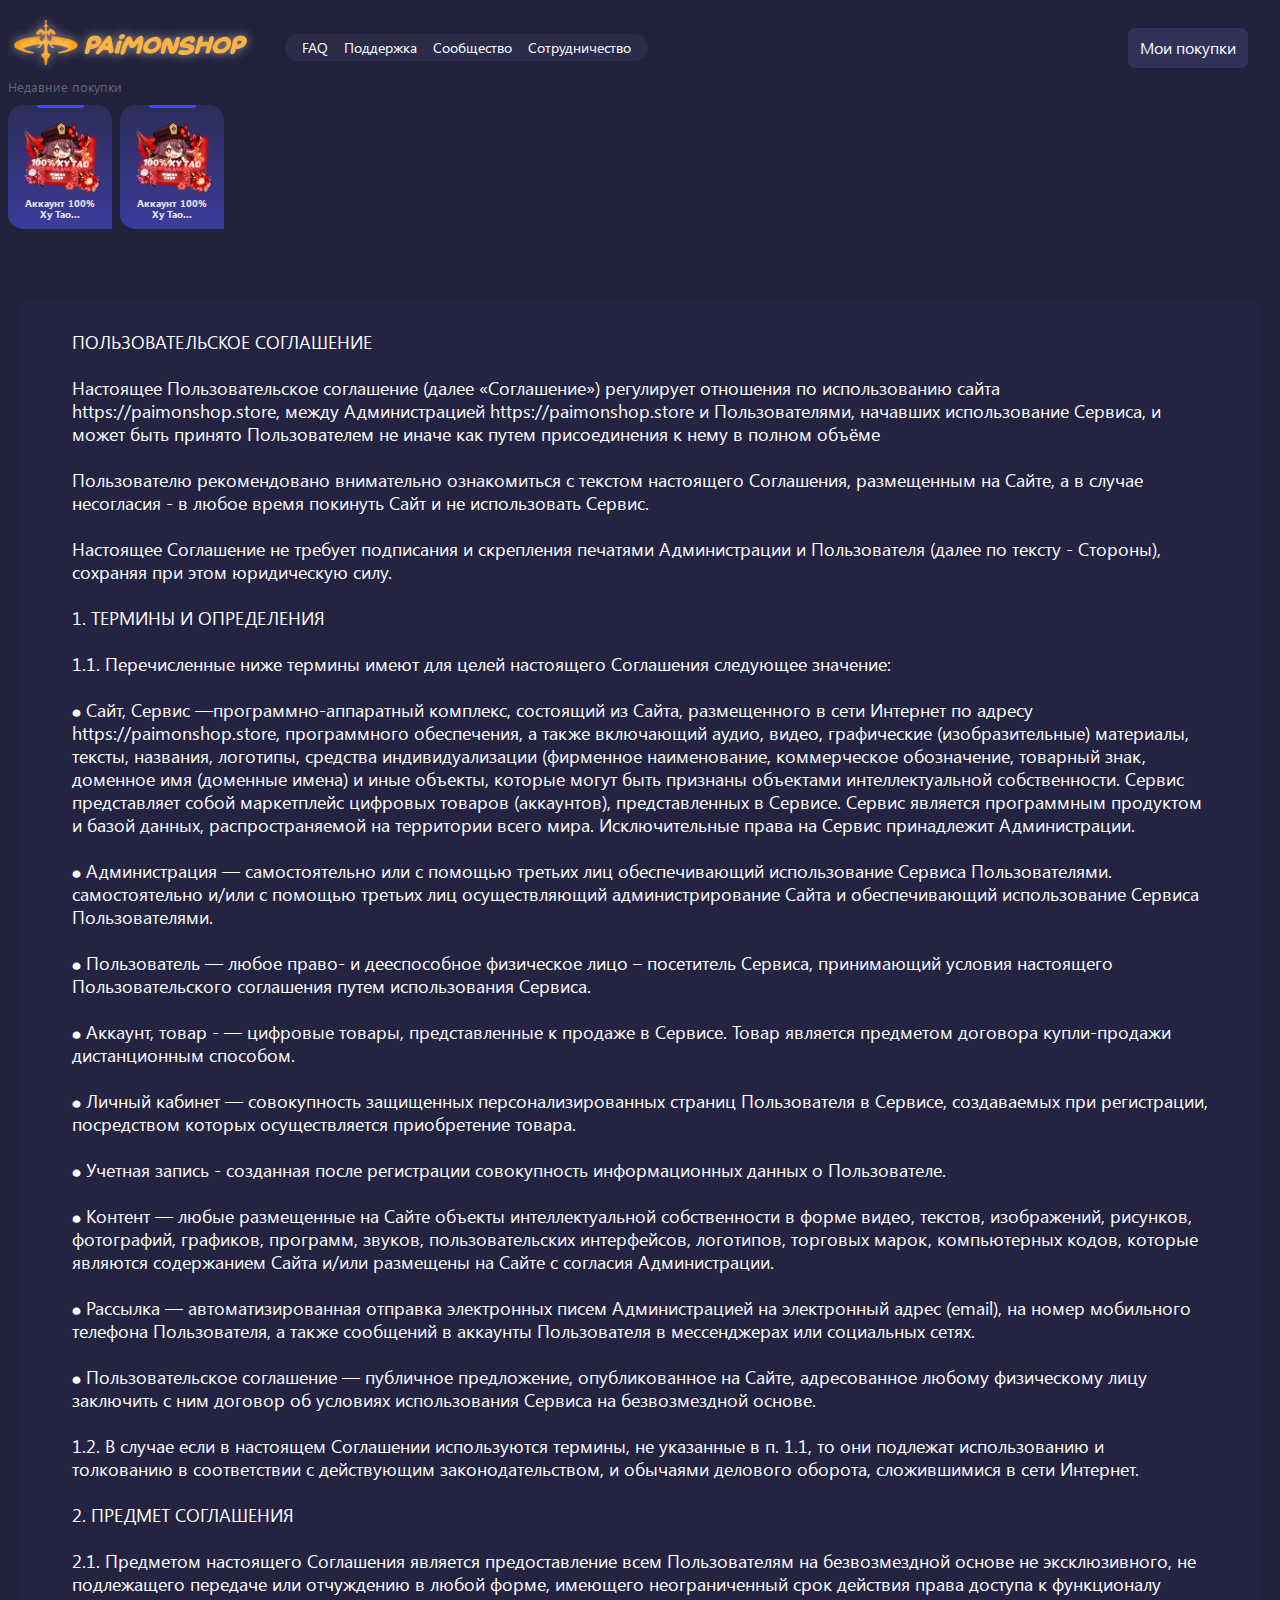
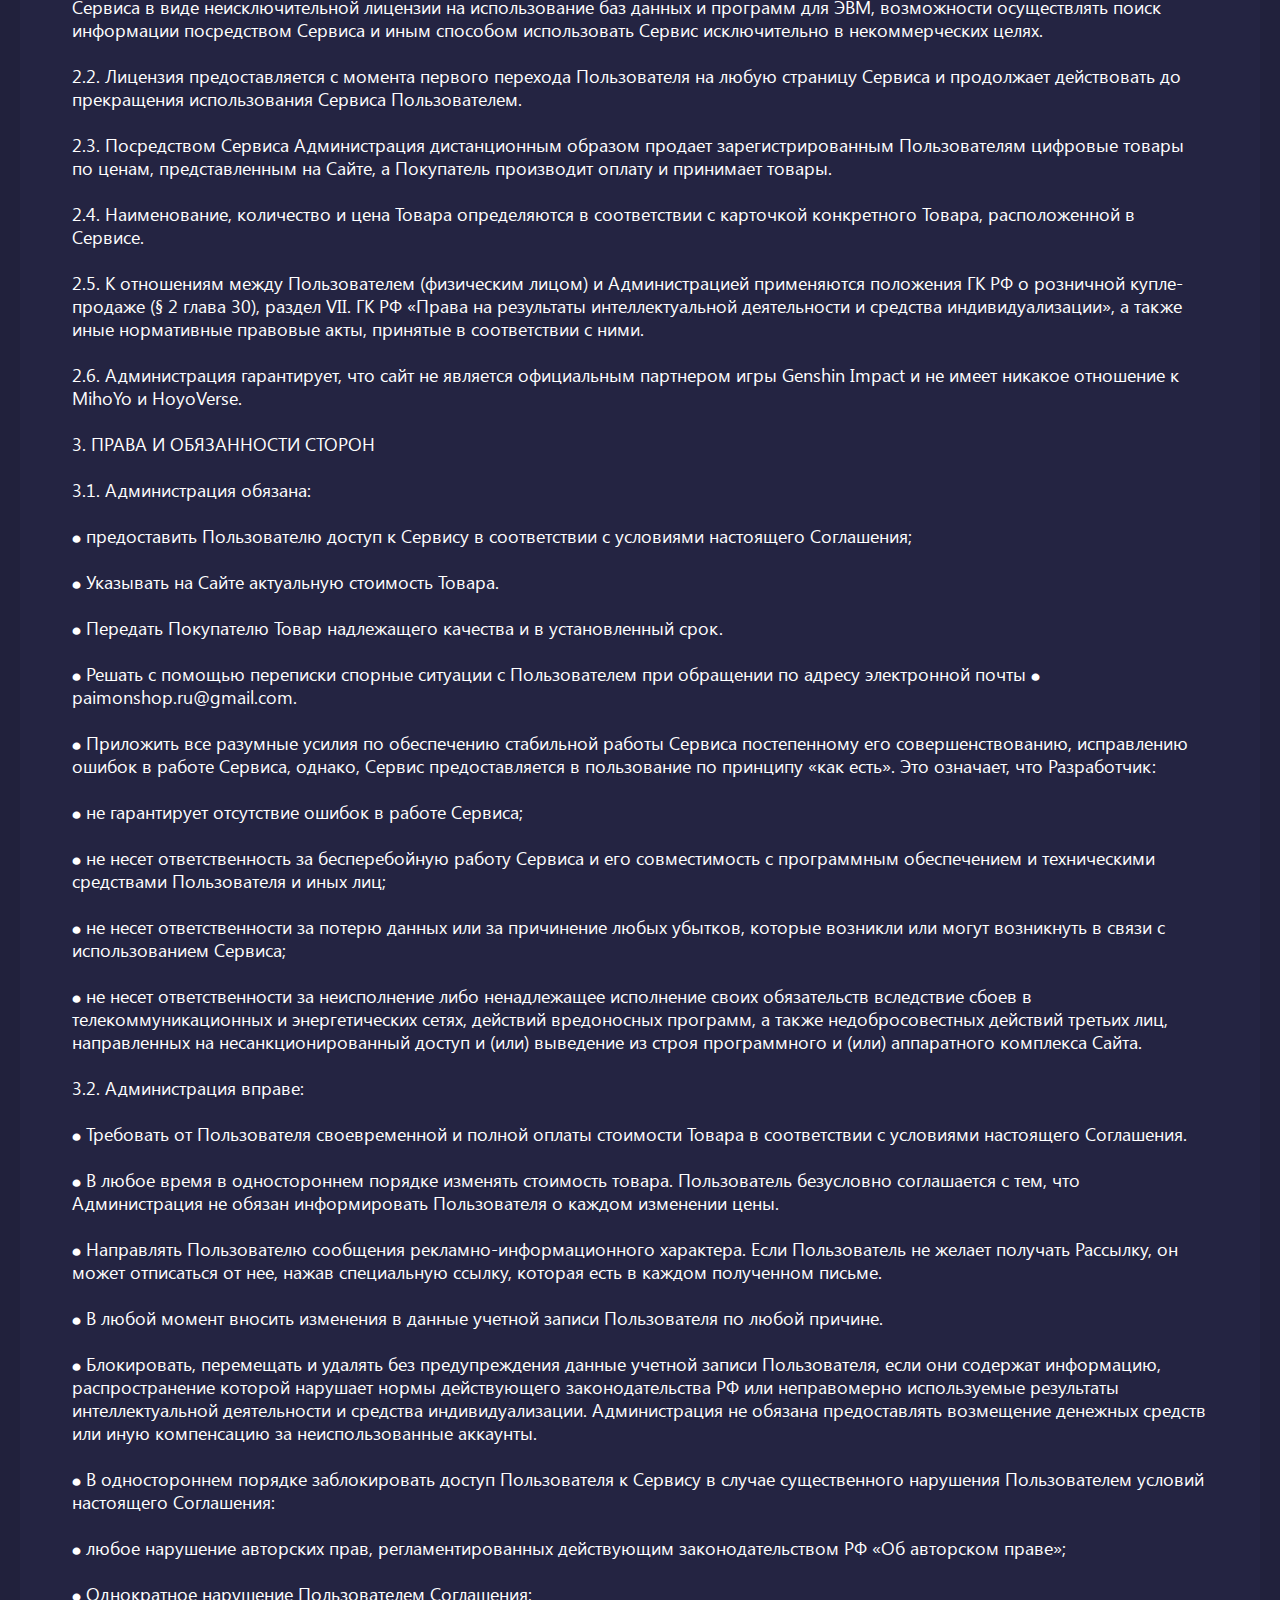
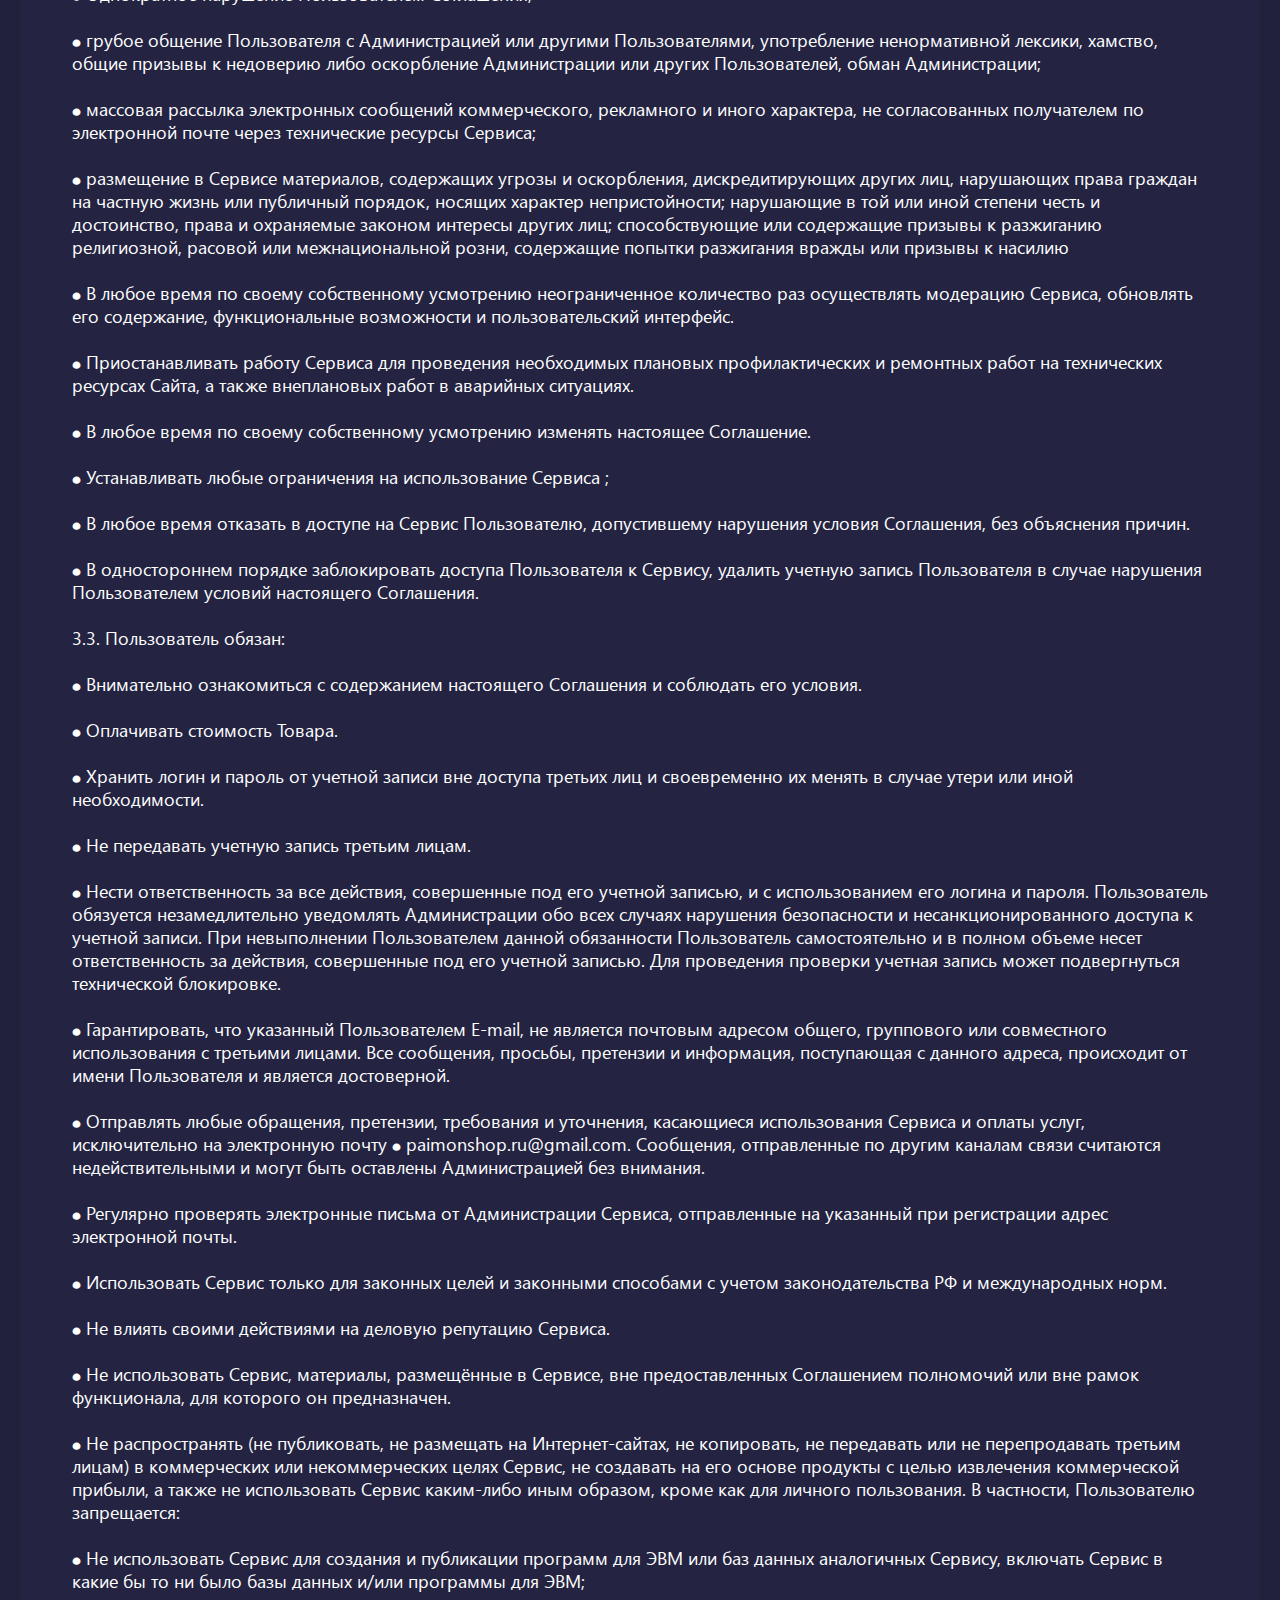
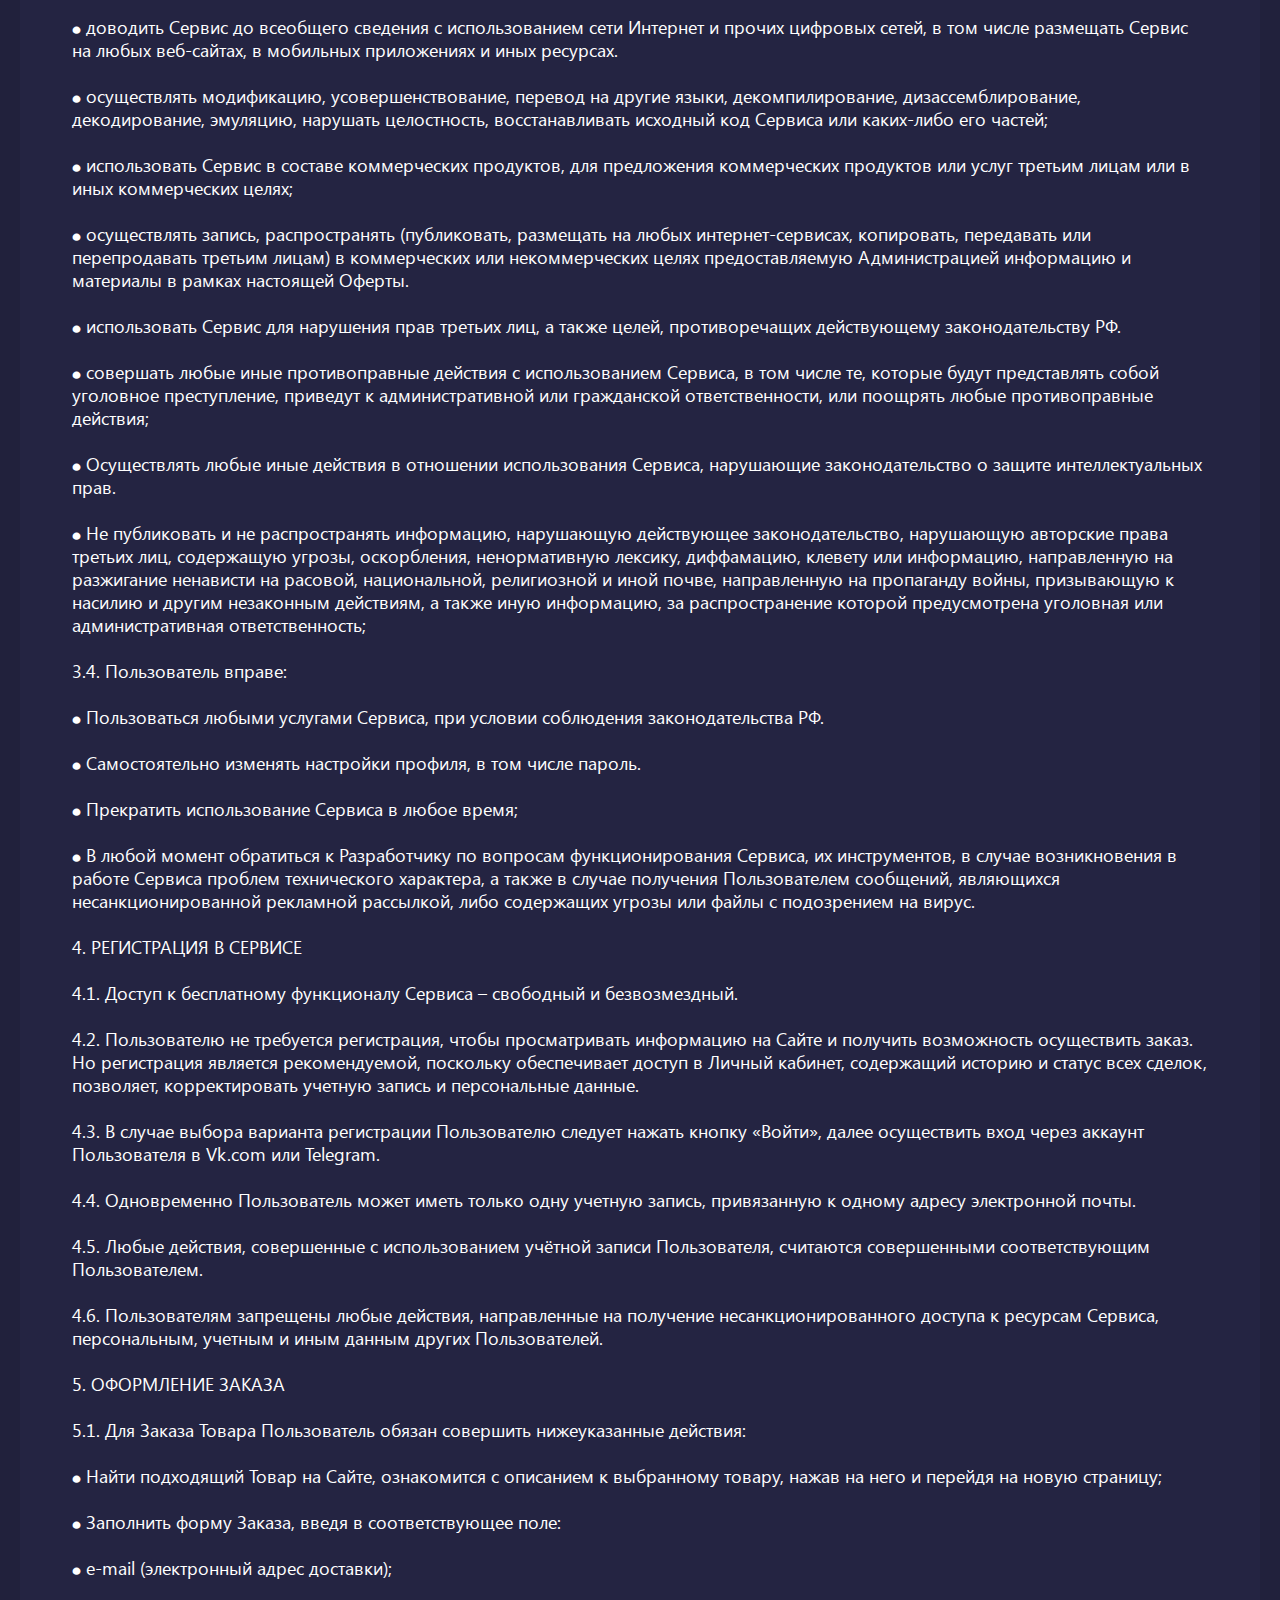
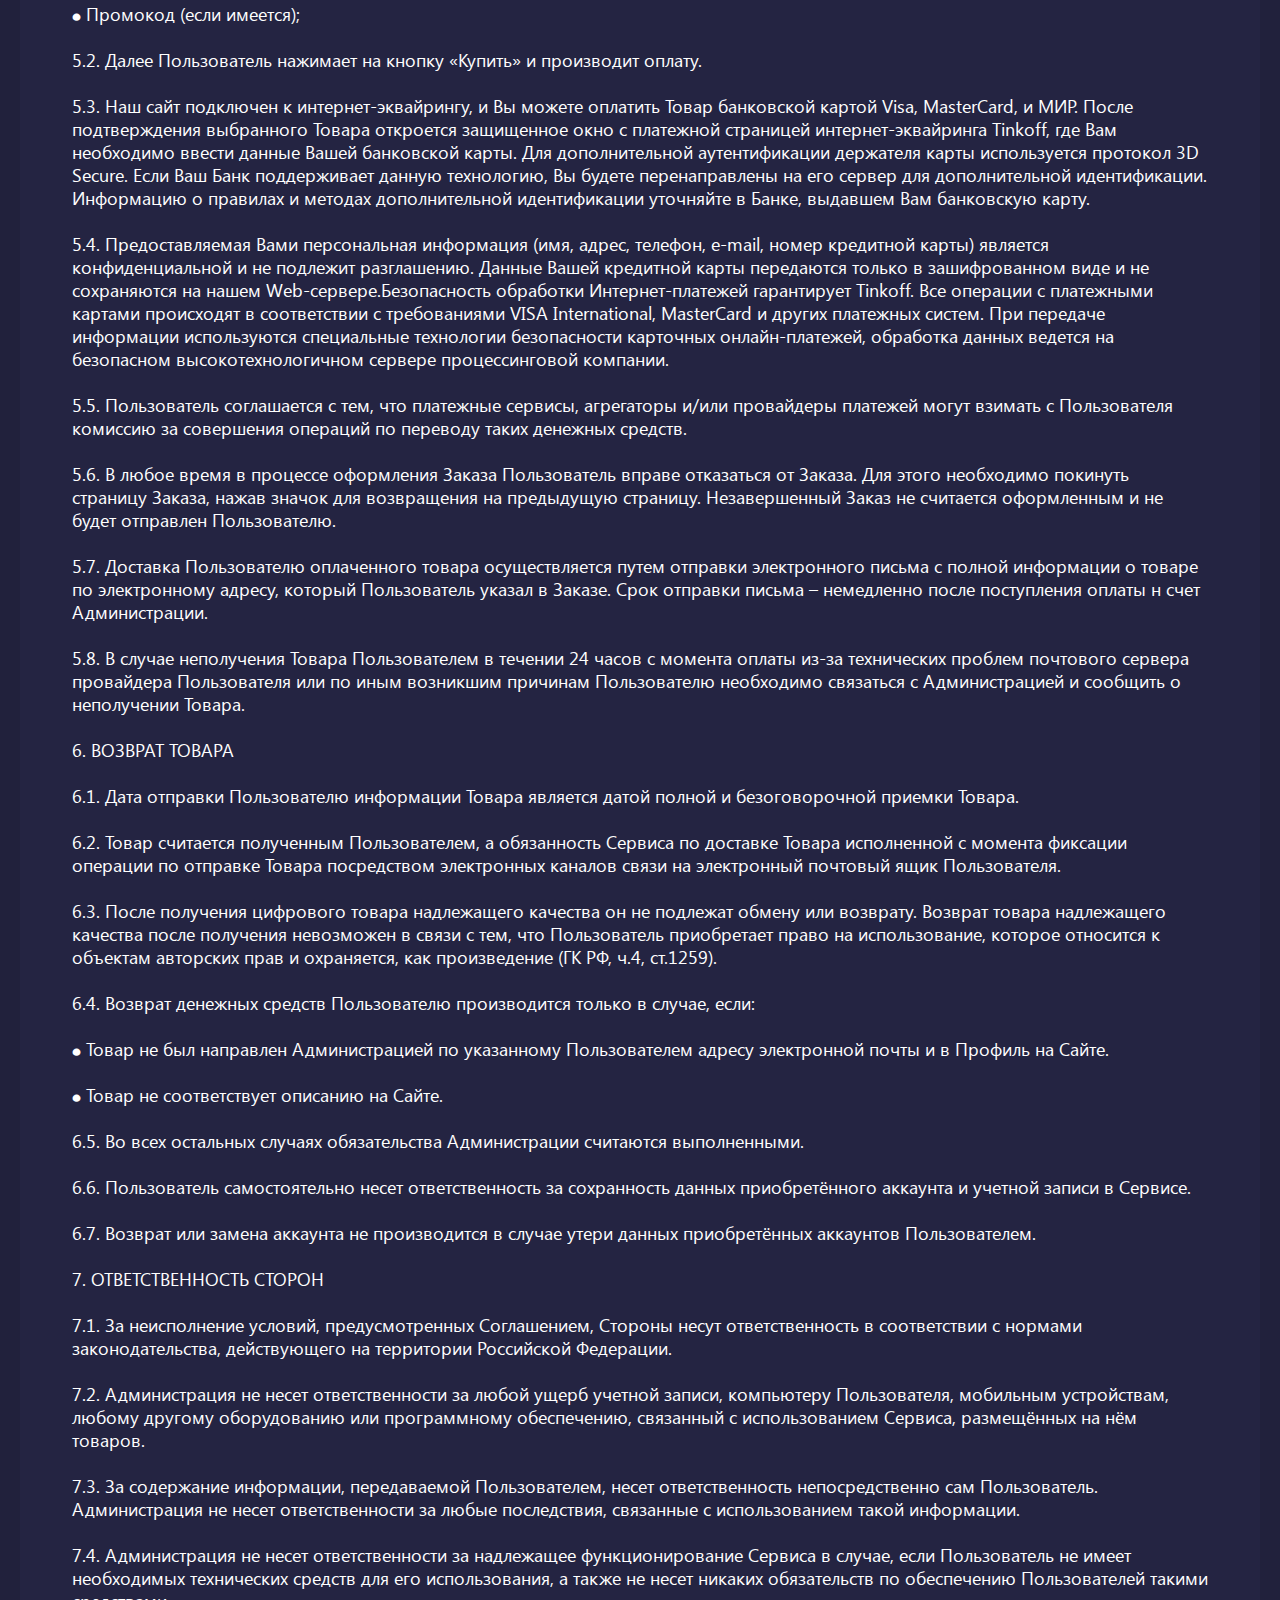
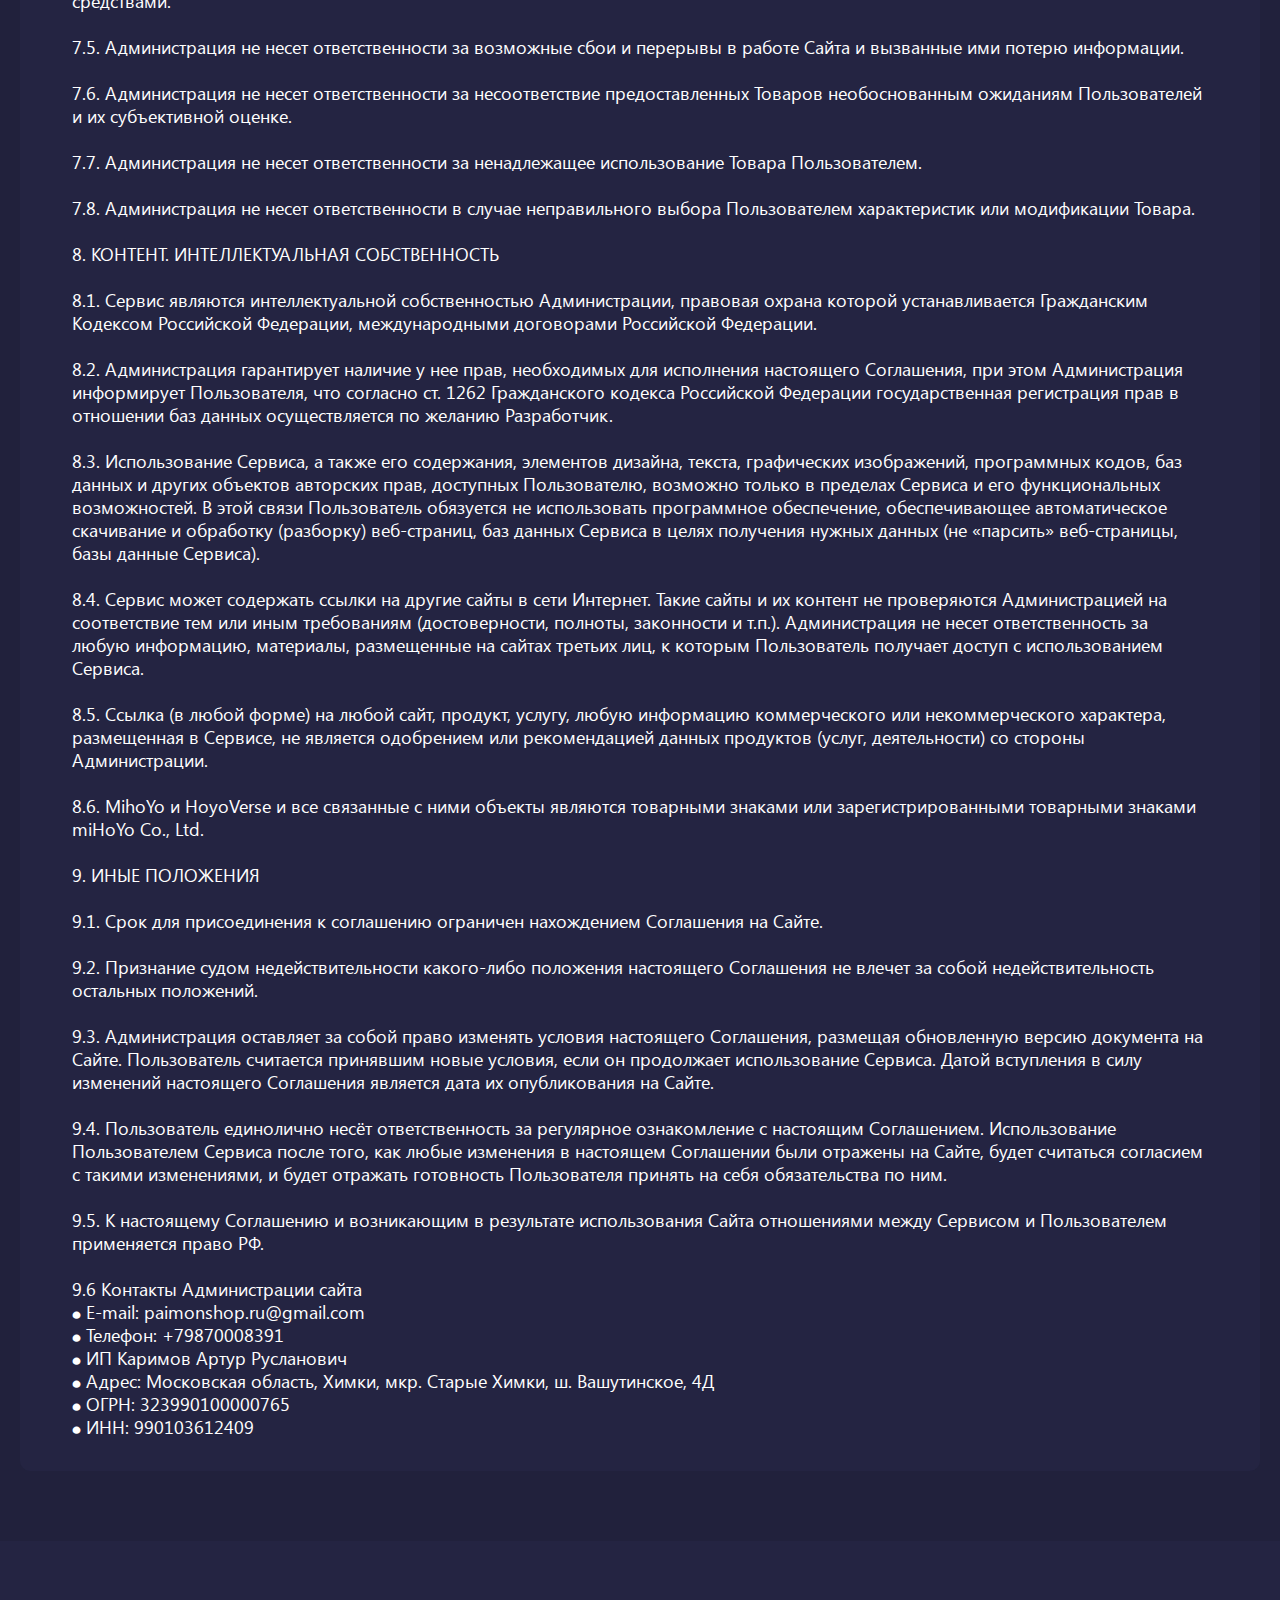
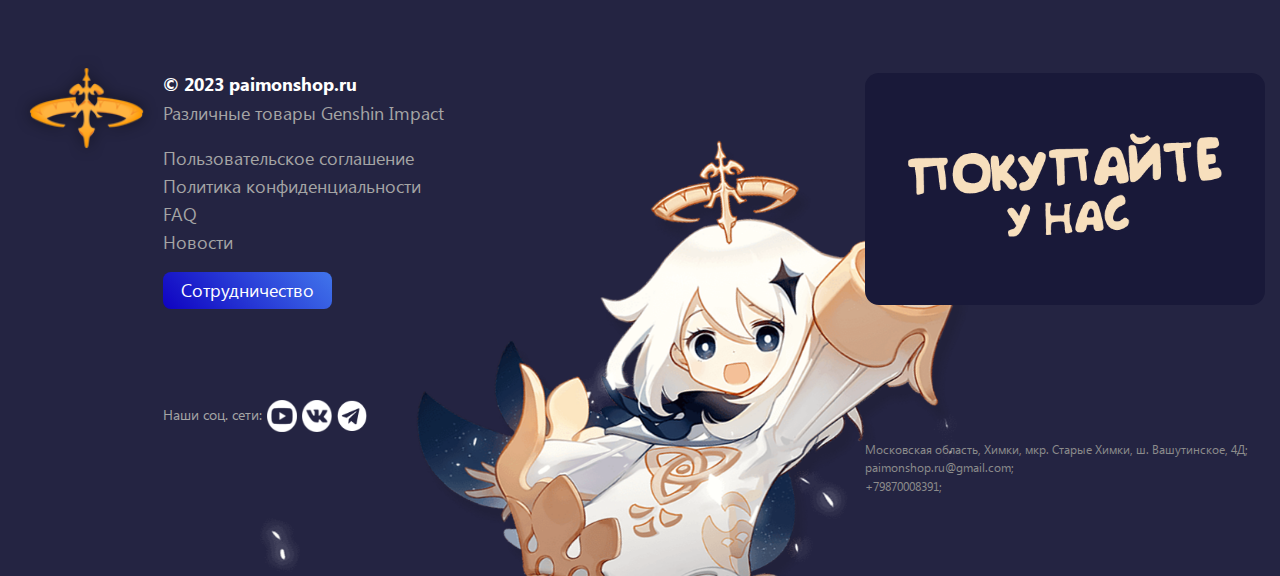
<file: terms.html>
<!DOCTYPE html>
<html lang="en">
<head>
    <meta charset="UTF-8">
    <meta name="viewport" content="width=device-width, initial-scale=1.0">
    <link rel="stylesheet" href="./fonts/Arial/stylesheet.css">
    <link rel="stylesheet" href="./fonts/SegoeUI/stylesheet.css">
    <link rel="stylesheet" href="./css/style.css">
    <title>Paimonshop</title>
</head>
<body>
    <section id="shopping">
        <div class="shopping_modal">
            <div class="shopping_modal_head">
                <h4>Покупки</h4>
                <a class="modal_close" href="#">
                    <img  src="./images/modal_close.svg" alt="">
                </a>
            </div>
            <p>Укажите почту, которую Вы указывли при покупке</p>
            <form>
                <input type="email" placeholder="Введите почту">
                <button type="submit">Посмотреть</button>
            </form>
        </div>
    </section>
    <header>
        <div class="header_container">
            <a class="logo" href="#">
                <img src="./images/header_logo.png" alt="">
            </a>
            <div class="nav_media">
                <img class="nav_close" src="./images/modal_close.svg" alt="">
                <a class="nav_link" href="#">FAQ</a>
                <a class="nav_link" href="#">Поддержка</a>
                <a class="nav_link" href="#">Сообщество</a>
                <a class="nav_link" href="#">Сотрудничество</a>
            </div>
            <nav>
                <a class="nav_link" href="#">FAQ</a>
                <a class="nav_link" href="#">Поддержка</a>
                <a class="nav_link" href="#">Сообщество</a>
                <a class="nav_link" href="https://t.me/noov4rt">Сотрудничество</a>
            </nav>
            <a class="sign_in" href="#shopping">Мои покупки</a>
            <a class="header_burger">
                <span></span>
                <span></span>
                <span></span>
            </a>
        </div>
    </header>

    <section class="recent">
        <div class="recent_container">
            <h4>Недавние покупки</h4>
            <div class="recent_cards">
                <div class="recent_card">
                    <div class="card_line"></div>
                    <img src="./images/card.png" alt="">
                    <h6>Аккаунт 100%<br>Ху Тао...</h6>
                </div>
                <div class="recent_card">
                    <div class="card_line"></div>
                    <img src="./images/card.png" alt="">
                    <h6>Аккаунт 100%<br>Ху Тао...</h6>
                </div>
            </div>
        </div>
    </section>

    <section id="accardion_wrapper" class="politics_text">
        <div class="politics_text_in">
            <p>
                ПОЛЬЗОВАТЕЛЬСКОЕ СОГЛАШЕНИЕ<br><br>
    
                Настоящее Пользовательское соглашение (далее «Соглашение») регулирует отношения по использованию сайта https://paimonshop.store, между Администрацией https://paimonshop.store и Пользователями, начавших использование Сервиса, и может быть принято Пользователем не иначе как путем присоединения к нему в полном объёме
                <br><br>
                Пользователю рекомендовано внимательно ознакомиться с текстом настоящего Соглашения, размещенным на Сайте, а в случае несогласия - в любое время покинуть Сайт и не использовать Сервис.
                <br><br>
                Настоящее Соглашение не требует подписания и скрепления печатями Администрации и Пользователя (далее по тексту - Стороны), сохраняя при этом юридическую силу.
                <br><br>
    
                1. ТЕРМИНЫ И ОПРЕДЕЛЕНИЯ<br><br>
    
                1.1. Перечисленные ниже термины имеют для целей настоящего Соглашения следующее значение:<br><br>
    
                ⦁ Сайт, Сервис —программно-аппаратный комплекс, состоящий из Сайта, размещенного в сети Интернет по адресу https://paimonshop.store, программного обеспечения, а также включающий аудио, видео, графические (изобразительные) материалы, тексты, названия, логотипы, средства индивидуализации (фирменное наименование, коммерческое обозначение, товарный знак, доменное имя (доменные имена) и иные объекты, которые могут быть признаны объектами интеллектуальной собственности. Сервис представляет собой маркетплейс цифровых товаров (аккаунтов), представленных в Сервисе. Сервис является программным продуктом и базой данных, распространяемой на территории всего мира. Исключительные права на Сервис принадлежит Администрации.
                <br><br>
                ⦁ Администрация — самостоятельно или с помощью третьих лиц обеспечивающий использование Сервиса Пользователями. самостоятельно и/или с помощью третьих лиц осуществляющий администрирование Сайта и обеспечивающий использование Сервиса Пользователями.
                <br><br>
                ⦁ Пользователь –– любое право- и дееспособное физическое лицо – посетитель Сервиса, принимающий условия настоящего Пользовательского соглашения путем использования Сервиса.
                <br><br>
                ⦁ Аккаунт, товар - — цифровые товары, представленные к продаже в Сервисе. Товар является предметом договора купли-продажи дистанционным способом.
                <br><br>
                ⦁ Личный кабинет — совокупность защищенных персонализированных страниц Пользователя в Сервисе, создаваемых при регистрации, посредством которых осуществляется приобретение товара.
                <br><br>
                ⦁ Учетная запись - созданная после регистрации совокупность информационных данных о Пользователе.
                <br><br>
                ⦁ Контент — любые размещенные на Сайте объекты интеллектуальной собственности в форме видео, текстов, изображений, рисунков, фотографий, графиков, программ, звуков, пользовательских интерфейсов, логотипов, торговых марок, компьютерных кодов, которые являются содержанием Сайта и/или размещены на Сайте с согласия Администрации.
                <br><br>
                ⦁ Рассылка — автоматизированная отправка электронных писем Администрацией на электронный адрес (email), на номер мобильного телефона Пользователя, а также сообщений в аккаунты Пользователя в мессенджерах или социальных сетях.
                <br><br>
                ⦁ Пользовательское соглашение — публичное предложение, опубликованное на Сайте, адресованное любому физическому лицу заключить с ним договор об условиях использования Сервиса на безвозмездной основе.
                <br><br>
                1.2. В случае если в настоящем Соглашении используются термины, не указанные в п. 1.1, то они подлежат использованию и толкованию в соответствии с действующим законодательством, и обычаями делового оборота, сложившимися в сети Интернет.
                <br><br>
    
    
                2. ПРЕДМЕТ СОГЛАШЕНИЯ<br><br>
    
                2.1. Предметом настоящего Соглашения является предоставление всем Пользователям на безвозмездной основе не эксклюзивного, не подлежащего передаче или отчуждению в любой форме, имеющего неограниченный срок действия права доступа к функционалу Сервиса в виде неисключительной лицензии на использование баз данных и программ для ЭВМ, возможности осуществлять поиск информации посредством Сервиса и иным способом использовать Сервис исключительно в некоммерческих целях.
                <br><br>
                2.2. Лицензия предоставляется с момента первого перехода Пользователя на любую страницу Сервиса и продолжает действовать до прекращения использования Сервиса Пользователем.
                <br><br>
                2.3. Посредством Сервиса Администрация дистанционным образом продает зарегистрированным Пользователям цифровые товары по ценам, представленным на Сайте, а Покупатель производит оплату и принимает товары.
                <br><br>
                2.4. Наименование, количество и цена Товара определяются в соответствии с карточкой конкретного Товара, расположенной в Сервисе.
                <br><br>
                2.5. К отношениям между Пользователем (физическим лицом) и Администрацией применяются положения ГК РФ о розничной купле-продаже (§ 2 глава 30), раздел VII. ГК РФ «Права на результаты интеллектуальной деятельности и средства индивидуализации», а также иные нормативные правовые акты, принятые в соответствии с ними.
                <br><br>
                2.6. Администрация гарантирует, что сайт не является официальным партнером игры Genshin Impact и не имеет никакое отношение к MihoYo и HoyoVerse.
                <br><br>
    
                3. ПРАВА И ОБЯЗАННОСТИ СТОРОН
                <br><br>
                3.1. Администрация обязана:
                <br><br>
                ⦁ предоставить Пользователю доступ к Сервису в соответствии с условиями настоящего Соглашения;
                <br><br>
                ⦁ Указывать на Сайте актуальную стоимость Товара.
                <br><br>
                ⦁ Передать Покупателю Товар надлежащего качества и в установленный срок.
                <br><br>
                ⦁ Решать с помощью переписки спорные ситуации с Пользователем при обращении по адресу электронной почты ⦁ paimonshop.ru@gmail.com.
                <br><br>
                ⦁ Приложить все разумные усилия по обеспечению стабильной работы Сервиса постепенному его совершенствованию, исправлению ошибок в работе Сервиса, однако, Сервис предоставляется в пользование по принципу «как есть». Это означает, что Разработчик:
                <br><br>
                ⦁ не гарантирует отсутствие ошибок в работе Сервиса;
                <br><br>
                ⦁ не несет ответственность за бесперебойную работу Сервиса и его совместимость с программным обеспечением и техническими средствами Пользователя и иных лиц;
                <br><br>
                ⦁ не несет ответственности за потерю данных или за причинение любых убытков, которые возникли или могут возникнуть в связи с использованием Сервиса;
                <br><br>
                ⦁ не несет ответственности за неисполнение либо ненадлежащее исполнение своих обязательств вследствие сбоев в телекоммуникационных и энергетических сетях, действий вредоносных программ, а также недобросовестных действий третьих лиц, направленных на несанкционированный доступ и (или) выведение из строя программного и (или) аппаратного комплекса Сайта.
                <br><br>
                3.2. Администрация вправе:<br><br>
    
                ⦁ Требовать от Пользователя своевременной и полной оплаты стоимости Товара в соответствии с условиями настоящего Соглашения.
                <br><br>
                ⦁ В любое время в одностороннем порядке изменять стоимость товара. Пользователь безусловно соглашается с тем, что Администрация не обязан информировать Пользователя о каждом изменении цены.
                <br><br>
                ⦁ Направлять Пользователю сообщения рекламно-информационного характера. Если Пользователь не желает получать Рассылку, он может отписаться от нее, нажав специальную ссылку, которая есть в каждом полученном письме.
                <br><br>
                ⦁ В любой момент вносить изменения в данные учетной записи Пользователя по любой причине.
                <br><br>
                ⦁ Блокировать, перемещать и удалять без предупреждения данные учетной записи Пользователя, если они содержат информацию, распространение которой нарушает нормы действующего законодательства РФ или неправомерно используемые результаты интеллектуальной деятельности и средства индивидуализации. Администрация не обязана предоставлять возмещение денежных средств или иную компенсацию за неиспользованные аккаунты.
                <br><br>
                ⦁ В одностороннем порядке заблокировать доступ Пользователя к Сервису в случае существенного нарушения Пользователем условий настоящего Соглашения:
                <br><br>
                ⦁ любое нарушение авторских прав, регламентированных действующим законодательством РФ «Об авторском праве»;
                <br><br>
                ⦁ Однократное нарушение Пользователем Соглашения;
                <br><br>
                ⦁ грубое общение Пользователя с Администрацией или другими Пользователями, употребление ненормативной лексики, хамство, общие призывы к недоверию либо оскорбление Администрации или других Пользователей, обман Администрации;
                <br><br>
                ⦁ массовая рассылка электронных сообщений коммерческого, рекламного и иного характера, не согласованных получателем по электронной почте через технические ресурсы Сервиса;
                <br><br>
                ⦁ размещение в Сервисе материалов, содержащих угрозы и оскорбления, дискредитирующих других лиц, нарушающих права граждан на частную жизнь или публичный порядок, носящих характер непристойности; нарушающие в той или иной степени честь и достоинство, права и охраняемые законом интересы других лиц; способствующие или содержащие призывы к разжиганию религиозной, расовой или межнациональной розни, содержащие попытки разжигания вражды или призывы к насилию
                <br><br>
                ⦁ В любое время по своему собственному усмотрению неограниченное количество раз осуществлять модерацию Сервиса, обновлять его содержание, функциональные возможности и пользовательский интерфейс.
                <br><br>
                ⦁ Приостанавливать работу Сервиса для проведения необходимых плановых профилактических и ремонтных работ на технических ресурсах Сайта, а также внеплановых работ в аварийных ситуациях.
                <br><br>
                ⦁ В любое время по своему собственному усмотрению изменять настоящее Соглашение.
                <br><br>
                ⦁ Устанавливать любые ограничения на использование Сервиса ;
                <br><br>
                ⦁ В любое время отказать в доступе на Сервис Пользователю, допустившему нарушения условия Соглашения, без объяснения причин.
                <br><br>
                ⦁ В одностороннем порядке заблокировать доступа Пользователя к Сервису, удалить учетную запись Пользователя в случае нарушения Пользователем условий настоящего Соглашения.
                <br><br>
                3.3. Пользователь обязан:<br><br>
    
                ⦁ Внимательно ознакомиться с содержанием настоящего Соглашения и соблюдать его условия.
                <br><br>
                ⦁ Оплачивать стоимость Товара.
                <br><br>
                ⦁ Хранить логин и пароль от учетной записи вне доступа третьих лиц и своевременно их менять в случае утери или иной необходимости.
                <br><br>
                ⦁ Не передавать учетную запись третьим лицам.
                <br><br>
                ⦁ Нести ответственность за все действия, совершенные под его учетной записью, и с использованием его логина и пароля. Пользователь обязуется незамедлительно уведомлять Администрации обо всех случаях нарушения безопасности и несанкционированного доступа к учетной записи. При невыполнении Пользователем данной обязанности Пользователь самостоятельно и в полном объеме несет ответственность за действия, совершенные под его учетной записью. Для проведения проверки учетная запись может подвергнуться технической блокировке.<br><br>
    
                ⦁ Гарантировать, что указанный Пользователем E-mail, не является почтовым адресом общего, группового или совместного использования с третьими лицами. Все сообщения, просьбы, претензии и информация, поступающая с данного адреса, происходит от имени Пользователя и является достоверной.
                <br><br>
                ⦁ Отправлять любые обращения, претензии, требования и уточнения, касающиеся использования Сервиса и оплаты услуг, исключительно на электронную почту ⦁ paimonshop.ru@gmail.com. Сообщения, отправленные по другим каналам связи считаются недействительными и могут быть оставлены Администрацией без внимания.
                <br><br>
                ⦁ Регулярно проверять электронные письма от Администрации Сервиса, отправленные на указанный при регистрации адрес электронной почты.
                <br><br>
                ⦁ Использовать Сервис только для законных целей и законными способами с учетом законодательства РФ и международных норм.
                <br><br>
                ⦁ Не влиять своими действиями на деловую репутацию Сервиса.
                <br><br>
                ⦁ Не использовать Сервис, материалы, размещённые в Сервисе, вне предоставленных Соглашением полномочий или вне рамок функционала, для которого он предназначен.
                <br><br>
                ⦁ Не распространять (не публиковать, не размещать на Интернет-сайтах, не копировать, не передавать или не перепродавать третьим лицам) в коммерческих или некоммерческих целях Сервис, не создавать на его основе продукты с целью извлечения коммерческой прибыли, а также не использовать Сервис каким-либо иным образом, кроме как для личного пользования. В частности, Пользователю запрещается:
                <br><br>
                ⦁ Не использовать Сервис для создания и публикации программ для ЭВМ или баз данных аналогичных Сервису, включать Сервис в какие бы то ни было базы данных и/или программы для ЭВМ;
                <br><br>
                ⦁ доводить Сервис до всеобщего сведения с использованием сети Интернет и прочих цифровых сетей, в том числе размещать Сервис на любых веб-сайтах, в мобильных приложениях и иных ресурсах.
                <br><br>
                ⦁ осуществлять модификацию, усовершенствование, перевод на другие языки, декомпилирование, дизассемблирование, декодирование, эмуляцию, нарушать целостность, восстанавливать исходный код Сервиса или каких-либо его частей;
                <br><br>
                ⦁ использовать Сервис в составе коммерческих продуктов, для предложения коммерческих продуктов или услуг третьим лицам или в иных коммерческих целях;
                <br><br>
                ⦁ осуществлять запись, распространять (публиковать, размещать на любых интернет-сервисах, копировать, передавать или перепродавать третьим лицам) в коммерческих или некоммерческих целях предоставляемую Администрацией информацию и материалы в рамках настоящей Оферты.
                <br><br>
                ⦁ использовать Сервис для нарушения прав третьих лиц, а также целей, противоречащих действующему законодательству РФ.
                <br><br>
                ⦁ совершать любые иные противоправные действия с использованием Сервиса, в том числе те, которые будут представлять собой уголовное преступление, приведут к административной или гражданской ответственности, или поощрять любые противоправные действия;
                <br><br>
                ⦁ Осуществлять любые иные действия в отношении использования Сервиса, нарушающие законодательство о защите интеллектуальных прав.
                <br><br>
                ⦁ Не публиковать и не распространять информацию, нарушающую действующее законодательство, нарушающую авторские права третьих лиц, содержащую угрозы, оскорбления, ненормативную лексику, диффамацию, клевету или информацию, направленную на разжигание ненависти на расовой, национальной, религиозной и иной почве, направленную на пропаганду войны, призывающую к насилию и другим незаконным действиям, а также иную информацию, за распространение которой предусмотрена уголовная или административная ответственность;
                <br><br>
                3.4. Пользователь вправе:<br><br>
    
                ⦁ Пользоваться любыми услугами Сервиса, при условии соблюдения законодательства РФ.
                <br><br>
                ⦁ Самостоятельно изменять настройки профиля, в том числе пароль.
                <br><br>
                ⦁ Прекратить использование Сервиса в любое время;
                <br><br>
                ⦁ В любой момент обратиться к Разработчику по вопросам функционирования Сервиса, их инструментов, в случае возникновения в работе Сервиса проблем технического характера, а также в случае получения Пользователем сообщений, являющихся несанкционированной рекламной рассылкой, либо содержащих угрозы или файлы с подозрением на вирус.
                <br><br>
    
    
                4. РЕГИСТРАЦИЯ В СЕРВИСЕ<br><br>
    
                4.1. Доступ к бесплатному функционалу Сервиса – свободный и безвозмездный.
                <br><br>
                4.2. Пользователю не требуется регистрация, чтобы просматривать информацию на Сайте и получить возможность осуществить заказ. Но регистрация является рекомендуемой, поскольку обеспечивает доступ в Личный кабинет, содержащий историю и статус всех сделок, позволяет, корректировать учетную запись и персональные данные.
                <br><br>
                4.3. В случае выбора варианта регистрации Пользователю следует нажать кнопку «Войти», далее осуществить вход через аккаунт Пользователя в Vk.com или Telegram.
                <br><br>
                4.4. Одновременно Пользователь может иметь только одну учетную запись, привязанную к одному адресу электронной почты.
                <br><br>
                4.5. Любые действия, совершенные с использованием учётной записи Пользователя, считаются совершенными соответствующим Пользователем.
                <br><br>
                4.6. Пользователям запрещены любые действия, направленные на получение несанкционированного доступа к ресурсам Сервиса, персональным, учетным и иным данным других Пользователей.
                <br><br>
    
    
                5. ОФОРМЛЕНИЕ ЗАКАЗА<br><br>
    
                5.1. Для Заказа Товара Пользователь обязан совершить нижеуказанные действия:
                <br><br>
                ⦁ Найти подходящий Товар на Сайте, ознакомится с описанием к выбранному товару, нажав на него и перейдя на новую страницу;
                <br><br>
                ⦁ Заполнить форму Заказа, введя в соответствующее поле:
                <br><br>
                ⦁ e-mail (электронный адрес доставки);
                <br><br>
                ⦁ Промокод (если имеется);
                <br><br>
                5.2. Далее Пользователь нажимает на кнопку «Купить» и производит оплату.
                <br><br>
                5.3. Наш сайт подключен к интернет-эквайрингу, и Вы можете оплатить Товар банковской картой Visa, MasterCard, и МИР. После подтверждения выбранного Товара откроется защищенное окно с платежной страницей интернет-эквайринга Tinkoff, где Вам необходимо ввести данные Вашей банковской карты. Для дополнительной аутентификации держателя карты используется протокол 3D Secure. Если Ваш Банк поддерживает данную технологию, Вы будете перенаправлены на его сервер для дополнительной идентификации. Информацию о правилах и методах дополнительной идентификации уточняйте в Банке, выдавшем Вам банковскую карту.
                <br><br>
                5.4. Предоставляемая Вами персональная информация (имя, адрес, телефон, e-mail, номер кредитной карты) является конфиденциальной и не подлежит разглашению. Данные Вашей кредитной карты передаются только в зашифрованном виде и не сохраняются на нашем Web-сервере.Безопасность обработки Интернет-платежей гарантирует Tinkoff. Все операции с платежными картами происходят в соответствии с требованиями VISA International, MasterCard и других платежных систем. При передаче информации используются специальные технологии безопасности карточных онлайн-платежей, обработка данных ведется на безопасном высокотехнологичном сервере процессинговой компании.
                <br><br>
                5.5. Пользователь соглашается с тем, что платежные сервисы, агрегаторы и/или провайдеры платежей могут взимать с Пользователя комиссию за совершения операций по переводу таких денежных средств.
                <br><br>
                5.6. В любое время в процессе оформления Заказа Пользователь вправе отказаться от Заказа. Для этого необходимо покинуть страницу Заказа, нажав значок для возвращения на предыдущую страницу. Незавершенный Заказ не считается оформленным и не будет отправлен Пользователю.
                <br><br>
                5.7. Доставка Пользователю оплаченного товара осуществляется путем отправки электронного письма с полной информации о товаре по электронному адресу, который Пользователь указал в Заказе. Срок отправки письма – немедленно после поступления оплаты н счет Администрации.
                <br><br>
                5.8. В случае неполучения Товара Пользователем в течении 24 часов с момента оплаты из-за технических проблем почтового сервера провайдера Пользователя или по иным возникшим причинам Пользователю необходимо связаться с Администрацией и сообщить о неполучении Товара.
                <br><br>
    
                6. ВОЗВРАТ ТОВАРА<br><br>
    
                6.1. Дата отправки Пользователю информации Товара является датой полной и безоговорочной приемки Товара.
                <br><br>
                6.2. Товар считается полученным Пользователем, а обязанность Сервиса по доставке Товара исполненной с момента фиксации операции по отправке Товара посредством электронных каналов связи на электронный почтовый ящик Пользователя.
                <br><br>
                6.3. После получения цифрового товара надлежащего качества он не подлежат обмену или возврату. Возврат товара надлежащего качества после получения невозможен в связи с тем, что Пользователь приобретает право на использование, которое относится к объектам авторских прав и охраняется, как произведение (ГК РФ, ч.4, ст.1259).
                <br><br>
                6.4. Возврат денежных средств Пользователю производится только в случае, если:
                <br><br>
                ⦁ Товар не был направлен Администрацией по указанному Пользователем адресу электронной почты и в Профиль на Сайте.
                <br><br>
                ⦁ Товар не соответствует описанию на Сайте.
                <br><br>
                6.5. Во всех остальных случаях обязательства Администрации считаются выполненными.
                <br><br>
                6.6. Пользователь самостоятельно несет ответственность за сохранность данных приобретённого аккаунта и учетной записи в Сервисе.
                <br><br>
                6.7. Возврат или замена аккаунта не производится в случае утери данных приобретённых аккаунтов Пользователем.
                <br><br>
    
                7. ОТВЕТСТВЕННОСТЬ СТОРОН<br><br>
    
                7.1. За неисполнение условий, предусмотренных Соглашением, Стороны несут ответственность в соответствии с нормами законодательства, действующего на территории Российской Федерации.
                <br><br>
                7.2. Администрация не несет ответственности за любой ущерб учетной записи, компьютеру Пользователя, мобильным устройствам, любому другому оборудованию или программному обеспечению, связанный с использованием Сервиса, размещённых на нём товаров.
                <br><br>
                7.3. За содержание информации, передаваемой Пользователем, несет ответственность непосредственно сам Пользователь. Администрация не несет ответственности за любые последствия, связанные с использованием такой информации.
                <br><br>
                7.4. Администрация не несет ответственности за надлежащее функционирование Сервиса в случае, если Пользователь не имеет необходимых технических средств для его использования, а также не несет никаких обязательств по обеспечению Пользователей такими средствами.
                <br><br>
                7.5. Администрация не несет ответственности за возможные сбои и перерывы в работе Сайта и вызванные ими потерю информации.
                <br><br>
                7.6. Администрация не несет ответственности за несоответствие предоставленных Товаров необоснованным ожиданиям Пользователей и их субъективной оценке.
                <br><br>
                7.7. Администрация не несет ответственности за ненадлежащее использование Товара Пользователем.
                <br><br>
                7.8. Администрация не несет ответственности в случае неправильного выбора Пользователем характеристик или модификации Товара.
                <br><br>
    
                8. КОНТЕНТ. ИНТЕЛЛЕКТУАЛЬНАЯ СОБСТВЕННОСТЬ
                <br><br>
                8.1. Сервис являются интеллектуальной собственностью Администрации, правовая охрана которой устанавливается Гражданским Кодексом Российской Федерации, международными договорами Российской Федерации.
                <br><br>
                8.2. Администрация гарантирует наличие у нее прав, необходимых для исполнения настоящего Соглашения, при этом Администрация информирует Пользователя, что согласно ст. 1262 Гражданского кодекса Российской Федерации государственная регистрация прав в отношении баз данных осуществляется по желанию Разработчик.
                <br><br>
                8.3. Использование Сервиса, а также его содержания, элементов дизайна, текста, графических изображений, программных кодов, баз данных и других объектов авторских прав, доступных Пользователю, возможно только в пределах Сервиса и его функциональных возможностей. В этой связи Пользователь обязуется не использовать программное обеспечение, обеспечивающее автоматическое скачивание и обработку (разборку) веб-страниц, баз данных Сервиса в целях получения нужных данных (не «парсить» веб-страницы, базы данные Сервиса).
                <br><br>
                8.4. Сервис может содержать ссылки на другие сайты в сети Интернет. Такие сайты и их контент не проверяются Администрацией на соответствие тем или иным требованиям (достоверности, полноты, законности и т.п.). Администрация не несет ответственность за любую информацию, материалы, размещенные на сайтах третьих лиц, к которым Пользователь получает доступ с использованием Сервиса.
                <br><br>
                8.5. Ссылка (в любой форме) на любой сайт, продукт, услугу, любую информацию коммерческого или некоммерческого характера, размещенная в Сервисе, не является одобрением или рекомендацией данных продуктов (услуг, деятельности) со стороны Администрации.
                <br><br>
                8.6. MihoYo и HoyoVerse и все связанные с ними объекты являются товарными знаками или зарегистрированными товарными знаками miHoYo Co., Ltd.
                <br><br>
    
                9. ИНЫЕ ПОЛОЖЕНИЯ
                <br><br>
                9.1. Срок для присоединения к соглашению ограничен нахождением Соглашения на Сайте.
                <br><br>
                9.2. Признание судом недействительности какого-либо положения настоящего Соглашения не влечет за собой недействительность остальных положений.
                <br><br>
                9.3. Администрация оставляет за собой право изменять условия настоящего Соглашения, размещая обновленную версию документа на Сайте. Пользователь считается принявшим новые условия, если он продолжает использование Сервиса. Датой вступления в силу изменений настоящего Соглашения является дата их опубликования на Сайте.
                <br><br>
                9.4. Пользователь единолично несёт ответственность за регулярное ознакомление с настоящим Соглашением. Использование Пользователем Сервиса после того, как любые изменения в настоящем Соглашении были отражены на Сайте, будет считаться согласием с такими изменениями, и будет отражать готовность Пользователя принять на себя обязательства по ним.
                <br><br>
                9.5. К настоящему Соглашению и возникающим в результате использования Сайта отношениями между Сервисом и Пользователем применяется право РФ.
                <br><br>
                9.6 Контакты Администрации сайта<br>
                ⦁ E-mail: paimonshop.ru@gmail.com<br>
                ⦁ Телефон: +79870008391<br>
                ⦁ ИП Каримов Артур Русланович<br>
                ⦁ Адрес: Московская область, Химки, мкр. Старые Химки, ш. Вашутинское, 4Д<br>
                ⦁ ОГРН: 323990100000765<br>
                ⦁ ИНН: 990103612409<br>
            </p>
        </div>
    </section>

    <footer>
        <div class="footer_container">
            <div class="footer_left">
                <a href="#" class="footer_logo">
                    <img src="./images/footer_logo.svg" alt="">
                </a>
                <div class="logo_text">
                    <h3>© 2023 paimonshop.ru</h3>
                    <a class="top_link">Различные товары Genshin Impact</a>
                    <a class="footer_link" href="./terms.html">Пользовательское соглашение</a>
                    <a class="footer_link" href="./politics.html">Политика конфиденциальности</a>
                    <a class="footer_link" href="#">FAQ</a>
                    <a class="footer_link" href="#">Новости</a>
                    <a href="https://t.me/noov4rt" class="copiration">Сотрудничество</a>
                    <div class="social_media">
                        <p>Наши соц. сети:</p>
                        <a href="#"><img src="./images/youtube_icon.svg" alt=""></a>
                        <a href="#"><img src="./images/vkontakt_icon.svg" alt=""></a>
                        <a href="#"><img src="./images/telegram_icon.svg" alt=""></a>
                    </div>
                </div>
            </div>
            <div class="footer_center">
                <img src="./images/footer_img.png" alt="">
            </div>
            <div class="footer_right">
                <div class="footer_right_text">
                    <a href="#">
                        <img src="./images/footer_text_main.svg" alt="">
                    </a>
                </div>
                <p>Московская область, Химки, мкр. Старые Химки, ш. Вашутинское, 4Д;<br>
                paimonshop.ru@gmail.com;<br>
                +79870008391;</p>
            </div>
        </div>
    </footer>
    <script src="./js/app.js"></script>
</body>
</html>
</file>
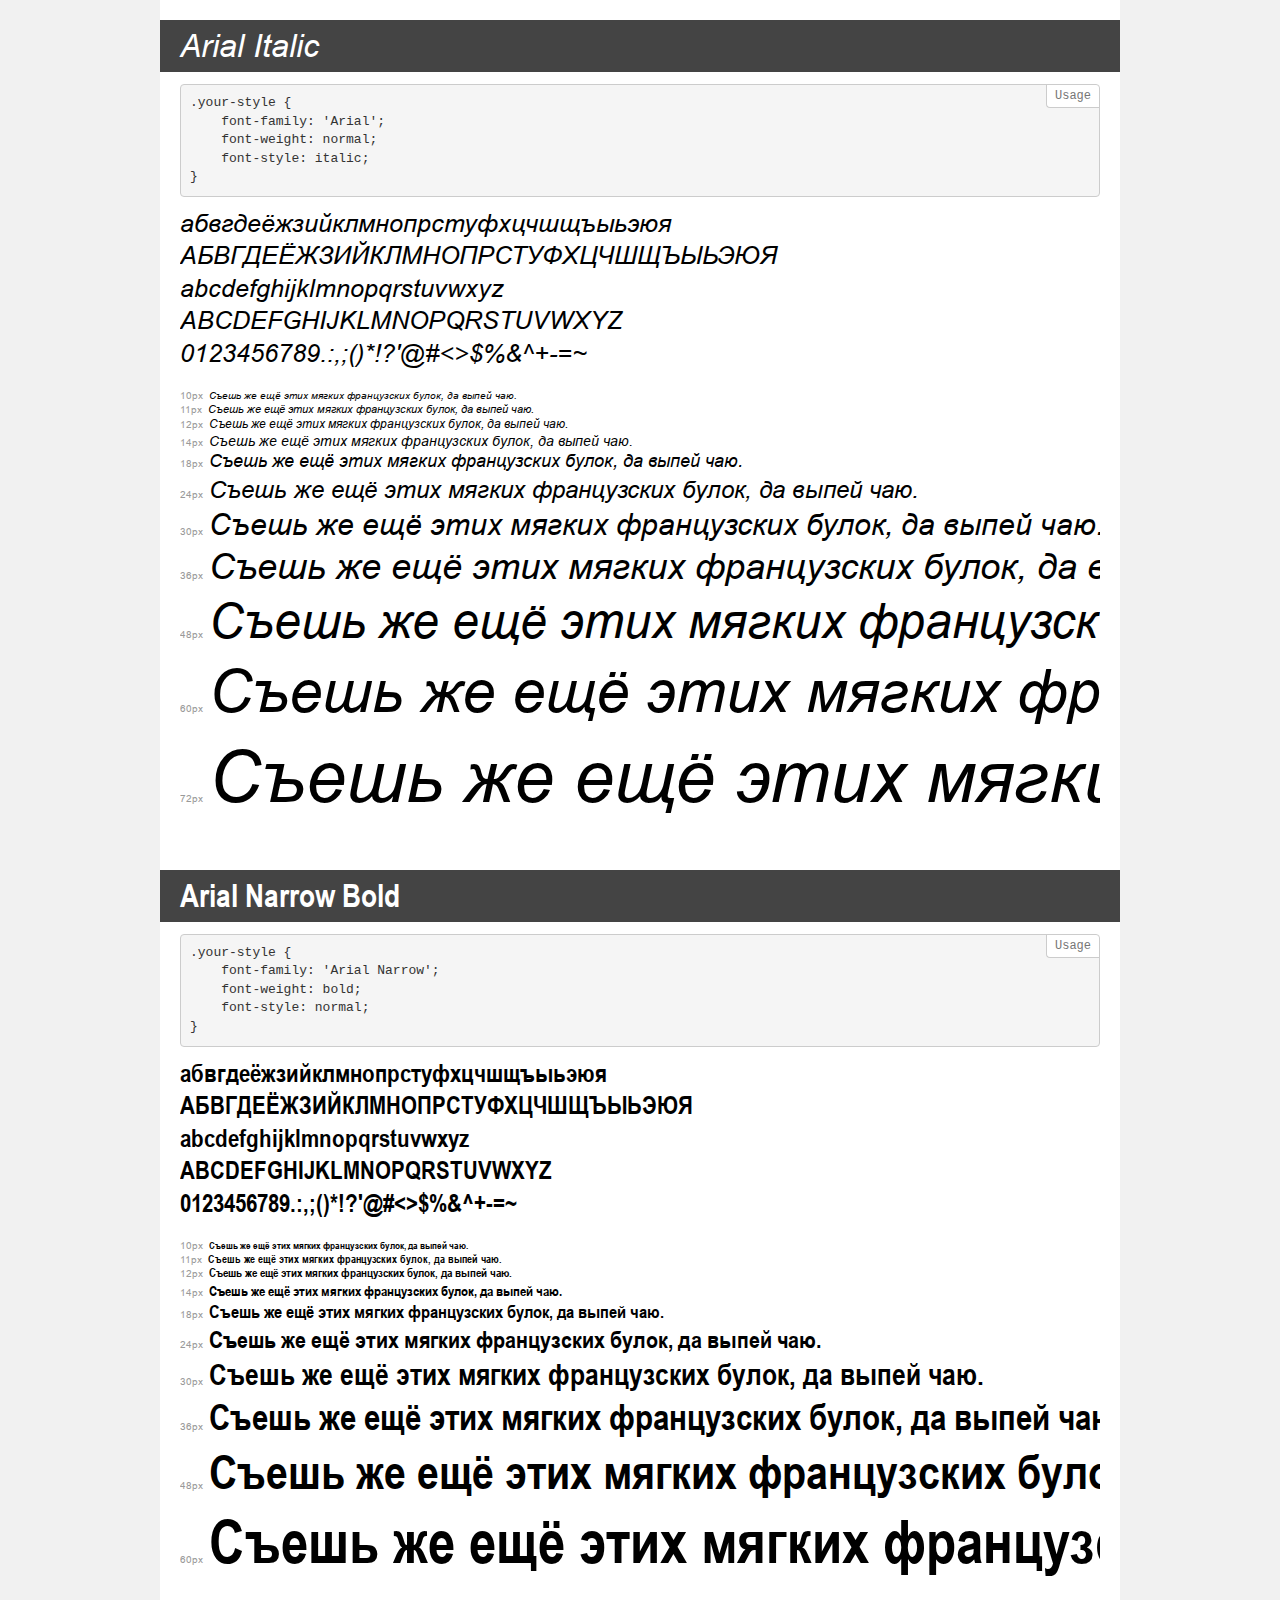
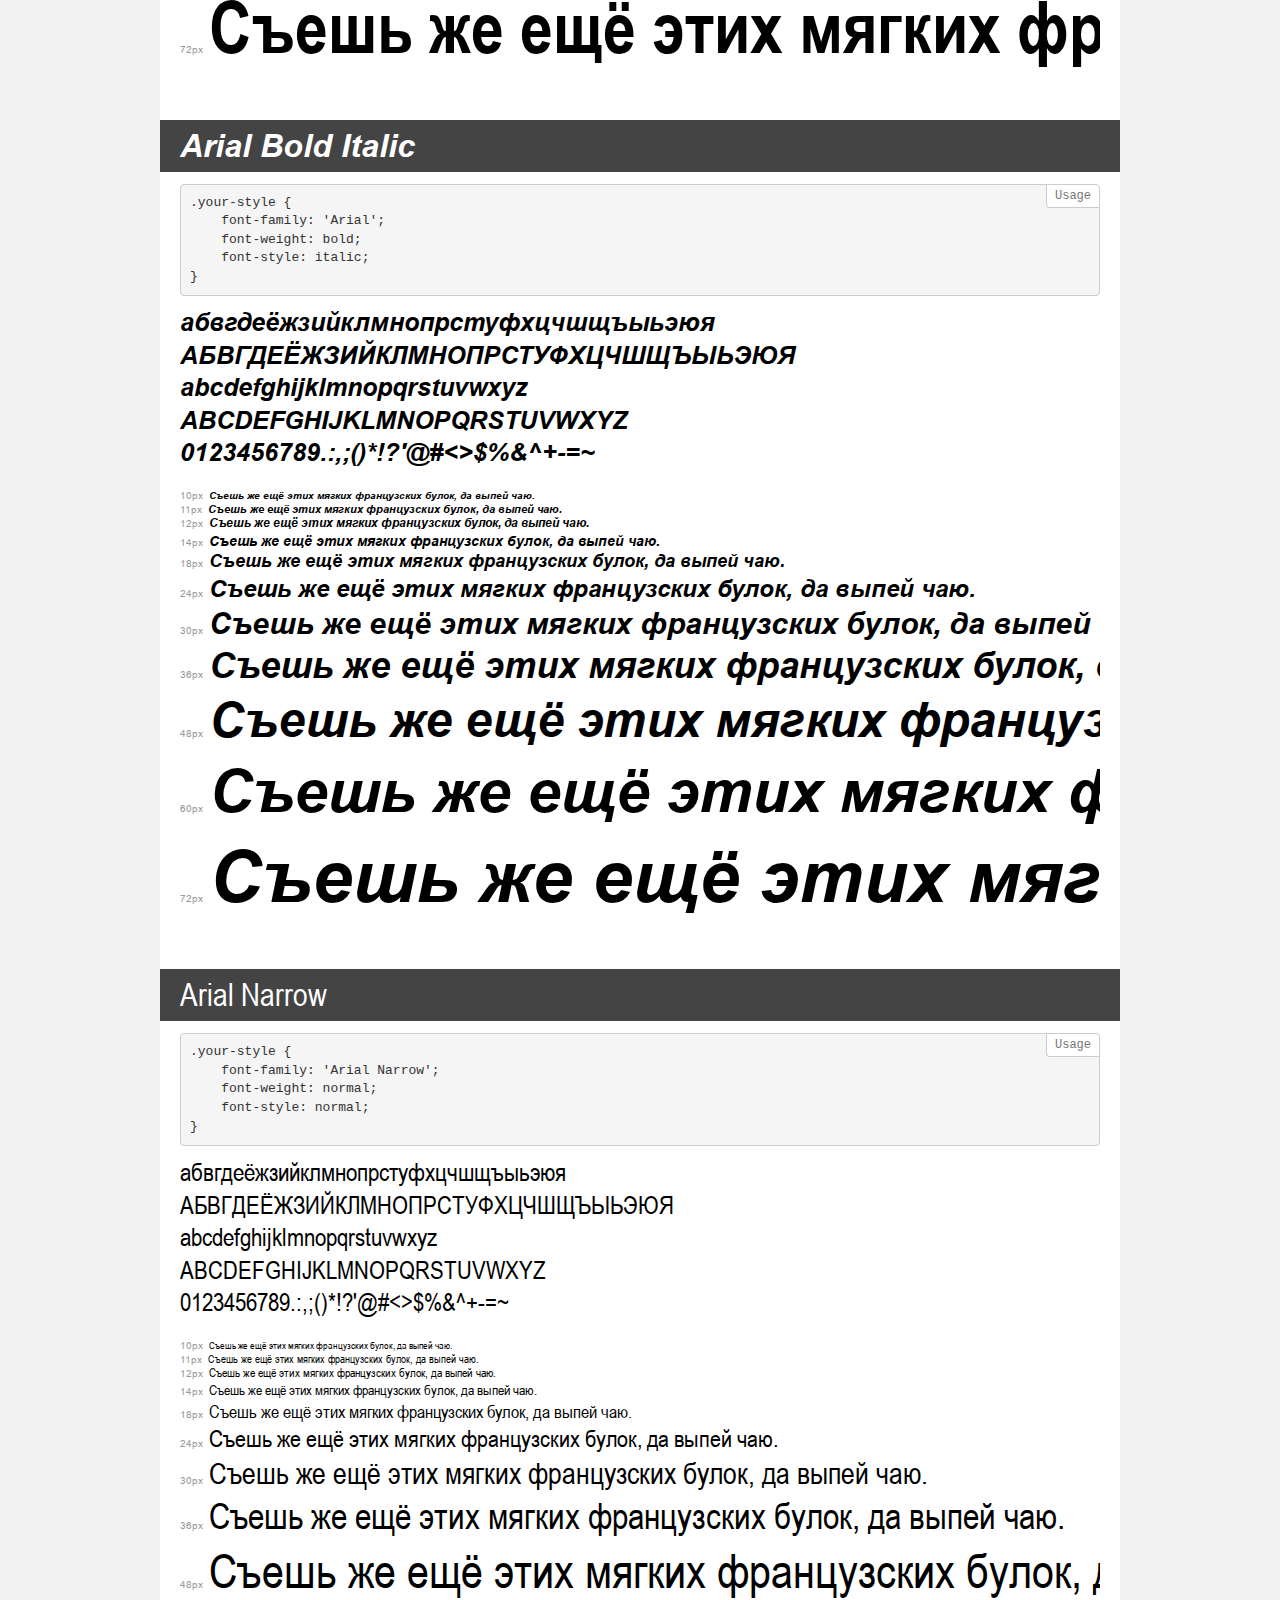
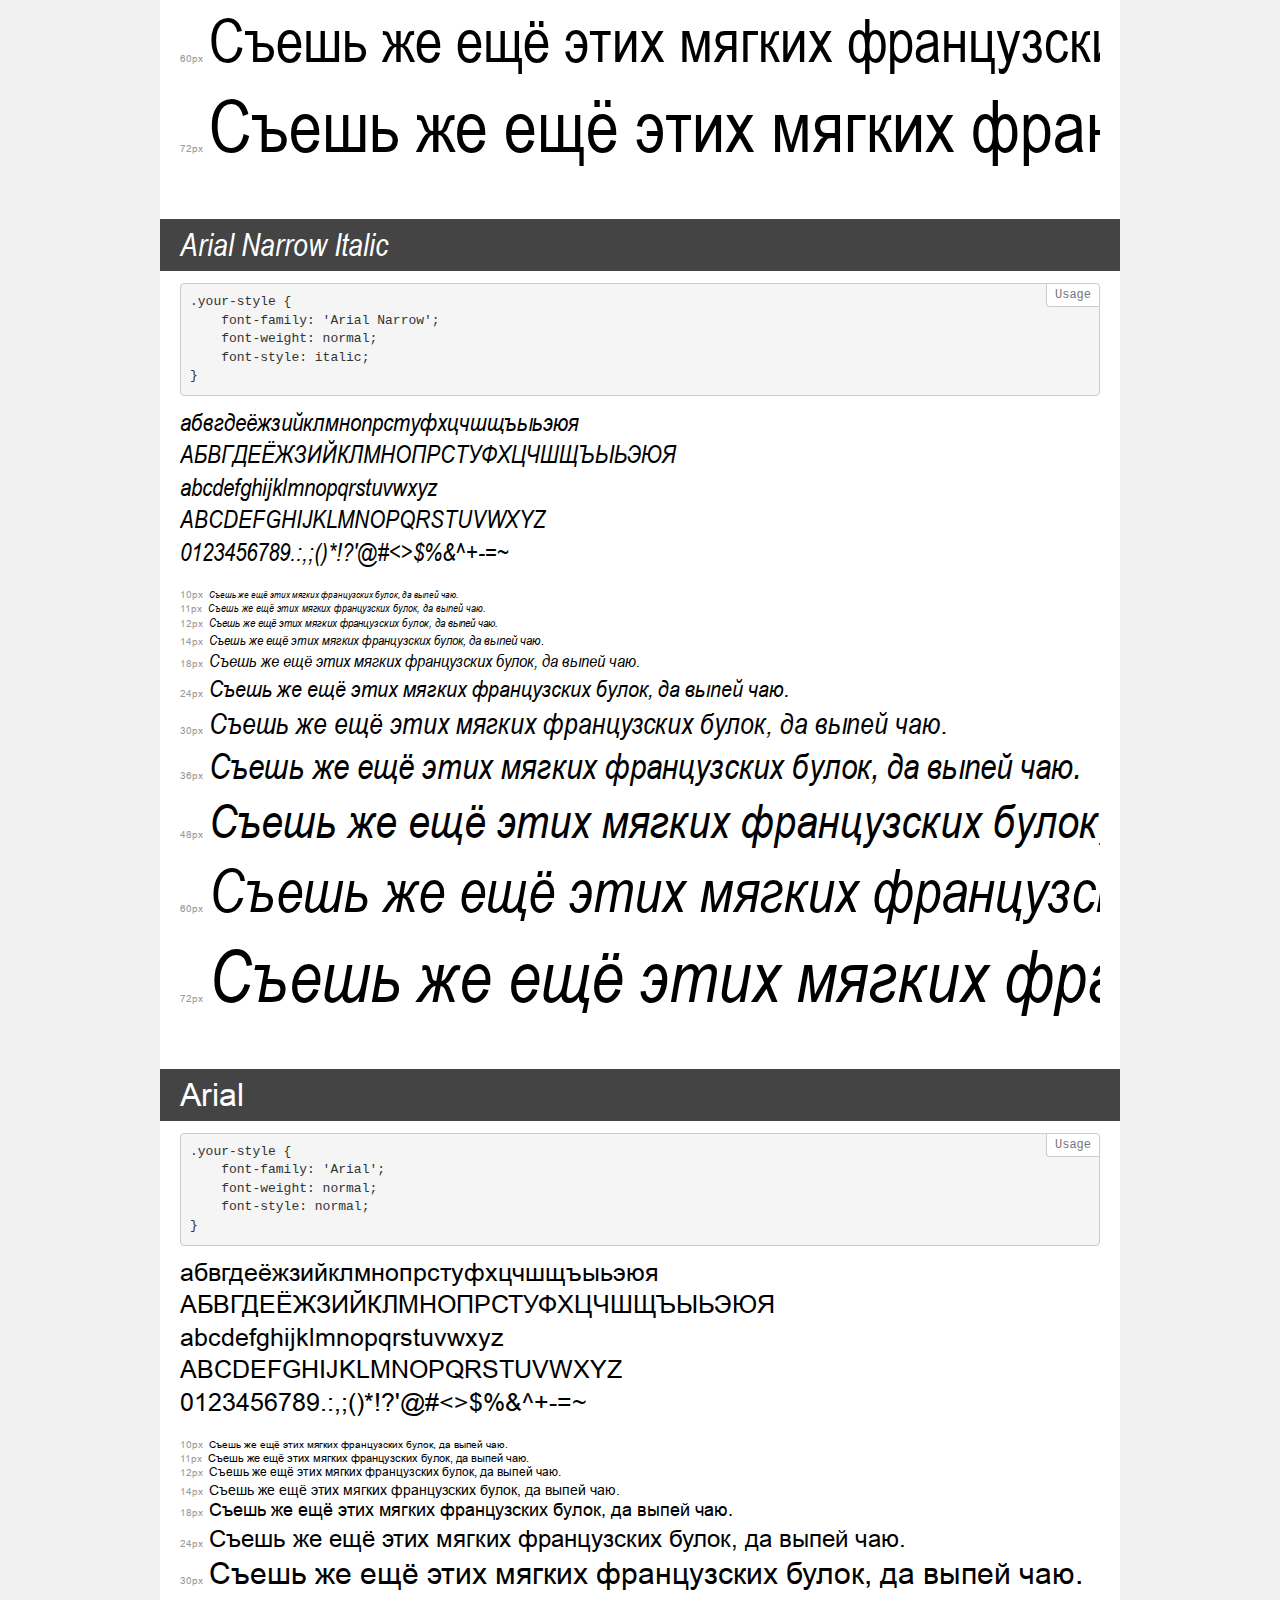
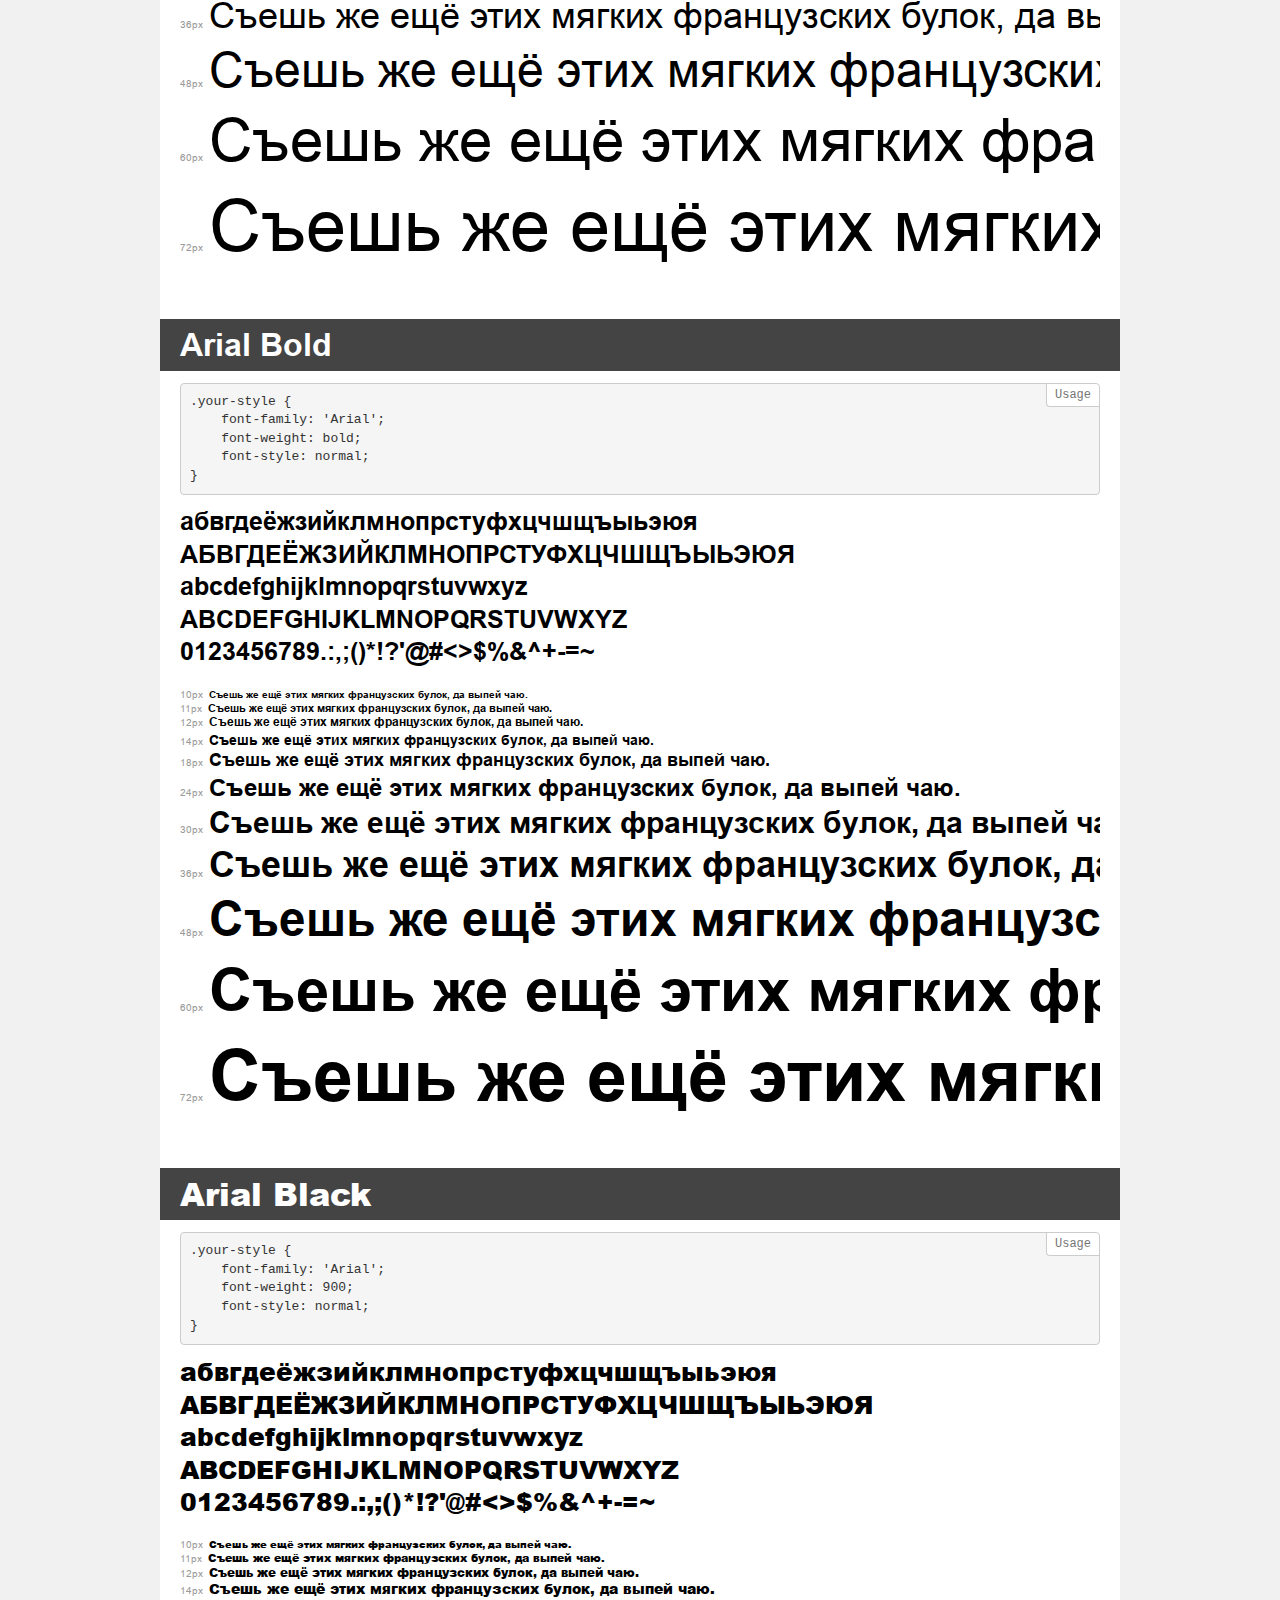
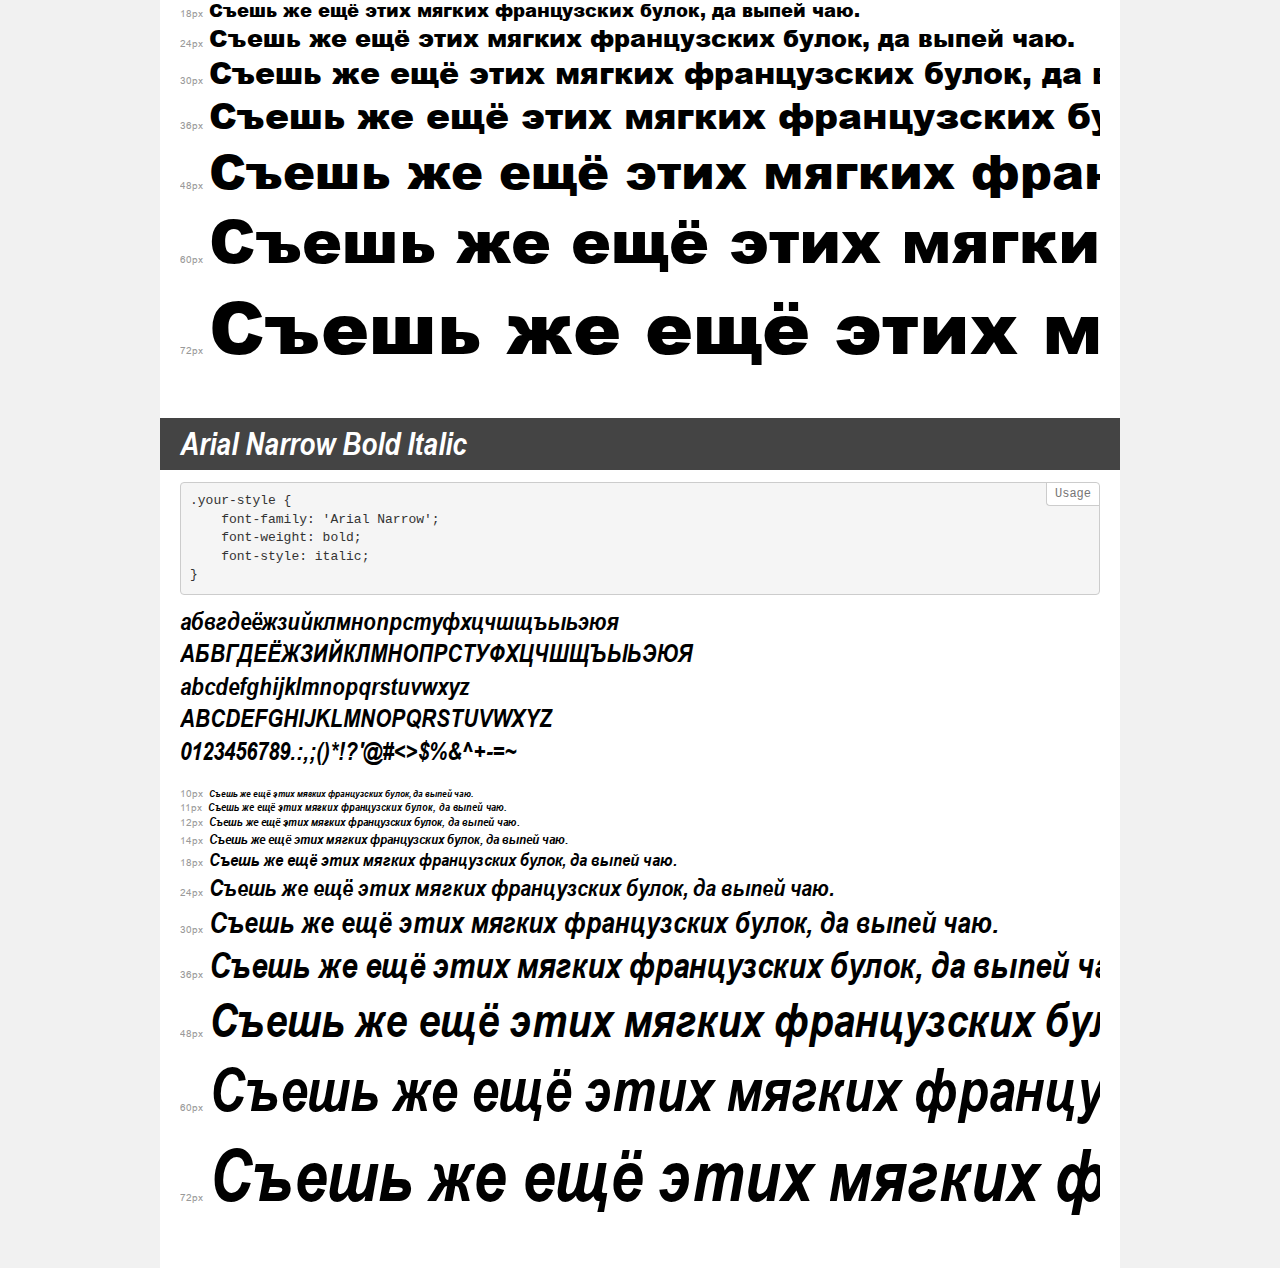
<file: fonts/Arial/demo.html>
<!DOCTYPE html>
<html>
<head>
	<meta charset="utf-8">
	<meta http-equiv="X-UA-Compatible" content="IE=edge">
	<meta name="viewport" content="width=device-width, initial-scale=1">
	<meta name="robots" content="noindex, noarchive">
	<title>Transfonter demo</title>
	<link href="stylesheet.css" rel="stylesheet">
	<style>
		/*
		http://meyerweb.com/eric/tools/css/reset/
		v2.0 | 20110126
		License: none (public domain)
		*/
		html, body, div, span, applet, object, iframe,
		h1, h2, h3, h4, h5, h6, p, blockquote, pre,
		a, abbr, acronym, address, big, cite, code,
		del, dfn, em, img, ins, kbd, q, s, samp,
		small, strike, strong, sub, sup, tt, var,
		b, u, i, center,
		dl, dt, dd, ol, ul, li,
		fieldset, form, label, legend,
		table, caption, tbody, tfoot, thead, tr, th, td,
		article, aside, canvas, details, embed,
		figure, figcaption, footer, header, hgroup,
		menu, nav, output, ruby, section, summary,
		time, mark, audio, video {
			margin: 0;
			padding: 0;
			border: 0;
			font-size: 100%;
			font: inherit;
			vertical-align: baseline;
		}
		/* HTML5 display-role reset for older browsers */
		article, aside, details, figcaption, figure,
		footer, header, hgroup, menu, nav, section {
			display: block;
		}
		body {
			line-height: 1;
		}
		ol, ul {
			list-style: none;
		}
		blockquote, q {
			quotes: none;
		}
		blockquote:before, blockquote:after,
		q:before, q:after {
			content: '';
			content: none;
		}
		table {
			border-collapse: collapse;
			border-spacing: 0;
		}
		/* common styles */
		body {
			background: #f1f1f1;
			color: #000;
		}
		.page {
			background: #fff;
			width: 920px;
			margin: 0 auto;
			padding: 20px 20px 0 20px;
			overflow: hidden;
		}
		.font-container {
			overflow-x: auto;
			overflow-y: hidden;
			margin-bottom: 40px;
			line-height: 1.3;
			white-space: nowrap;
			padding-bottom: 5px;
		}
		h1 {
			position: relative;
			background: #444;
			font-size: 32px;
			color: #fff;
			padding: 10px 20px;
			margin: 0 -20px 12px -20px;
		}
		.letters {
			font-size: 25px;
			margin-bottom: 20px;
		}
		.s10:before {
			content: '10px';
		}
		.s11:before {
			content: '11px';
		}
		.s12:before {
			content: '12px';
		}
		.s14:before {
			content: '14px';
		}
		.s18:before {
			content: '18px';
		}
		.s24:before {
			content: '24px';
		}
		.s30:before {
			content: '30px';
		}
		.s36:before {
			content: '36px';
		}
		.s48:before {
			content: '48px';
		}
		.s60:before {
			content: '60px';
		}
		.s72:before {
			content: '72px';
		}
		.s10:before, .s11:before, .s12:before, .s14:before,
		.s18:before, .s24:before, .s30:before, .s36:before,
		.s48:before, .s60:before, .s72:before {
			font-family: Arial, sans-serif;
			font-size: 10px;
			font-weight: normal;
			font-style: normal;
			color: #999;
			padding-right: 6px;
		}
		pre {
			display: block;
			position: relative;
			padding: 9px;
			margin: 0 0 10px;
			font-family: Monaco, Menlo, Consolas, "Courier New", monospace !important;
			font-size: 13px;
			line-height: 1.428571429;
			color: #333;
			font-weight: normal !important;
			font-style: normal !important;
			background-color: #f5f5f5;
			border: 1px solid #ccc;
			overflow-x: auto;
			border-radius: 4px;
		}
		pre:after {
			display: block;
			position: absolute;
			right: 0;
			top: 0;
			content: 'Usage';
			line-height: 1;
			padding: 5px 8px;
			font-size: 12px;
			color: #767676;
			background-color: #fff;
			border: 1px solid #ccc;
			border-right: none;
			border-top: none;
			border-radius: 0 4px 0 4px;
			z-index: 10;
		}
		/* responsive */
		@media (max-width: 959px) {
			.page {
				width: auto;
				margin: 0;
			}
		}
	</style>
</head>
<body>
<div class="page">
	<div class="demo" style="font-family: 'Arial'; font-weight: normal; font-style: italic;">
		<h1>Arial Italic</h1>
		<pre>.your-style {
    font-family: 'Arial';
    font-weight: normal;
    font-style: italic;
}</pre>
		<div class="font-container">
			<p class="letters">
				абвгдеёжзийклмнопрстуфхцчшщъыьэюя <br />
				АБВГДЕЁЖЗИЙКЛМНОПРСТУФХЦЧШЩЪЫЬЭЮЯ <br />
				abcdefghijklmnopqrstuvwxyz <br />
				ABCDEFGHIJKLMNOPQRSTUVWXYZ <br />				0123456789.:,;()*!?'@#<>$%&^+-=~
			</p>
			<p class="s10" style="font-size: 10px;">Съешь же ещё этих мягких французских булок, да выпей чаю.</p>
			<p class="s11" style="font-size: 11px;">Съешь же ещё этих мягких французских булок, да выпей чаю.</p>
			<p class="s12" style="font-size: 12px;">Съешь же ещё этих мягких французских булок, да выпей чаю.</p>
			<p class="s14" style="font-size: 14px;">Съешь же ещё этих мягких французских булок, да выпей чаю.</p>
			<p class="s18" style="font-size: 18px;">Съешь же ещё этих мягких французских булок, да выпей чаю.</p>
			<p class="s24" style="font-size: 24px;">Съешь же ещё этих мягких французских булок, да выпей чаю.</p>
			<p class="s30" style="font-size: 30px;">Съешь же ещё этих мягких французских булок, да выпей чаю.</p>
			<p class="s36" style="font-size: 36px;">Съешь же ещё этих мягких французских булок, да выпей чаю.</p>
			<p class="s48" style="font-size: 48px;">Съешь же ещё этих мягких французских булок, да выпей чаю.</p>
			<p class="s60" style="font-size: 60px;">Съешь же ещё этих мягких французских булок, да выпей чаю.</p>
			<p class="s72" style="font-size: 72px;">Съешь же ещё этих мягких французских булок, да выпей чаю.</p>
		</div>
	</div>
	<div class="demo" style="font-family: 'Arial Narrow'; font-weight: bold; font-style: normal;">
		<h1>Arial Narrow Bold</h1>
		<pre>.your-style {
    font-family: 'Arial Narrow';
    font-weight: bold;
    font-style: normal;
}</pre>
		<div class="font-container">
			<p class="letters">
				абвгдеёжзийклмнопрстуфхцчшщъыьэюя <br />
				АБВГДЕЁЖЗИЙКЛМНОПРСТУФХЦЧШЩЪЫЬЭЮЯ <br />
				abcdefghijklmnopqrstuvwxyz <br />
				ABCDEFGHIJKLMNOPQRSTUVWXYZ <br />				0123456789.:,;()*!?'@#<>$%&^+-=~
			</p>
			<p class="s10" style="font-size: 10px;">Съешь же ещё этих мягких французских булок, да выпей чаю.</p>
			<p class="s11" style="font-size: 11px;">Съешь же ещё этих мягких французских булок, да выпей чаю.</p>
			<p class="s12" style="font-size: 12px;">Съешь же ещё этих мягких французских булок, да выпей чаю.</p>
			<p class="s14" style="font-size: 14px;">Съешь же ещё этих мягких французских булок, да выпей чаю.</p>
			<p class="s18" style="font-size: 18px;">Съешь же ещё этих мягких французских булок, да выпей чаю.</p>
			<p class="s24" style="font-size: 24px;">Съешь же ещё этих мягких французских булок, да выпей чаю.</p>
			<p class="s30" style="font-size: 30px;">Съешь же ещё этих мягких французских булок, да выпей чаю.</p>
			<p class="s36" style="font-size: 36px;">Съешь же ещё этих мягких французских булок, да выпей чаю.</p>
			<p class="s48" style="font-size: 48px;">Съешь же ещё этих мягких французских булок, да выпей чаю.</p>
			<p class="s60" style="font-size: 60px;">Съешь же ещё этих мягких французских булок, да выпей чаю.</p>
			<p class="s72" style="font-size: 72px;">Съешь же ещё этих мягких французских булок, да выпей чаю.</p>
		</div>
	</div>
	<div class="demo" style="font-family: 'Arial'; font-weight: bold; font-style: italic;">
		<h1>Arial Bold Italic</h1>
		<pre>.your-style {
    font-family: 'Arial';
    font-weight: bold;
    font-style: italic;
}</pre>
		<div class="font-container">
			<p class="letters">
				абвгдеёжзийклмнопрстуфхцчшщъыьэюя <br />
				АБВГДЕЁЖЗИЙКЛМНОПРСТУФХЦЧШЩЪЫЬЭЮЯ <br />
				abcdefghijklmnopqrstuvwxyz <br />
				ABCDEFGHIJKLMNOPQRSTUVWXYZ <br />				0123456789.:,;()*!?'@#<>$%&^+-=~
			</p>
			<p class="s10" style="font-size: 10px;">Съешь же ещё этих мягких французских булок, да выпей чаю.</p>
			<p class="s11" style="font-size: 11px;">Съешь же ещё этих мягких французских булок, да выпей чаю.</p>
			<p class="s12" style="font-size: 12px;">Съешь же ещё этих мягких французских булок, да выпей чаю.</p>
			<p class="s14" style="font-size: 14px;">Съешь же ещё этих мягких французских булок, да выпей чаю.</p>
			<p class="s18" style="font-size: 18px;">Съешь же ещё этих мягких французских булок, да выпей чаю.</p>
			<p class="s24" style="font-size: 24px;">Съешь же ещё этих мягких французских булок, да выпей чаю.</p>
			<p class="s30" style="font-size: 30px;">Съешь же ещё этих мягких французских булок, да выпей чаю.</p>
			<p class="s36" style="font-size: 36px;">Съешь же ещё этих мягких французских булок, да выпей чаю.</p>
			<p class="s48" style="font-size: 48px;">Съешь же ещё этих мягких французских булок, да выпей чаю.</p>
			<p class="s60" style="font-size: 60px;">Съешь же ещё этих мягких французских булок, да выпей чаю.</p>
			<p class="s72" style="font-size: 72px;">Съешь же ещё этих мягких французских булок, да выпей чаю.</p>
		</div>
	</div>
	<div class="demo" style="font-family: 'Arial Narrow'; font-weight: normal; font-style: normal;">
		<h1>Arial Narrow</h1>
		<pre>.your-style {
    font-family: 'Arial Narrow';
    font-weight: normal;
    font-style: normal;
}</pre>
		<div class="font-container">
			<p class="letters">
				абвгдеёжзийклмнопрстуфхцчшщъыьэюя <br />
				АБВГДЕЁЖЗИЙКЛМНОПРСТУФХЦЧШЩЪЫЬЭЮЯ <br />
				abcdefghijklmnopqrstuvwxyz <br />
				ABCDEFGHIJKLMNOPQRSTUVWXYZ <br />				0123456789.:,;()*!?'@#<>$%&^+-=~
			</p>
			<p class="s10" style="font-size: 10px;">Съешь же ещё этих мягких французских булок, да выпей чаю.</p>
			<p class="s11" style="font-size: 11px;">Съешь же ещё этих мягких французских булок, да выпей чаю.</p>
			<p class="s12" style="font-size: 12px;">Съешь же ещё этих мягких французских булок, да выпей чаю.</p>
			<p class="s14" style="font-size: 14px;">Съешь же ещё этих мягких французских булок, да выпей чаю.</p>
			<p class="s18" style="font-size: 18px;">Съешь же ещё этих мягких французских булок, да выпей чаю.</p>
			<p class="s24" style="font-size: 24px;">Съешь же ещё этих мягких французских булок, да выпей чаю.</p>
			<p class="s30" style="font-size: 30px;">Съешь же ещё этих мягких французских булок, да выпей чаю.</p>
			<p class="s36" style="font-size: 36px;">Съешь же ещё этих мягких французских булок, да выпей чаю.</p>
			<p class="s48" style="font-size: 48px;">Съешь же ещё этих мягких французских булок, да выпей чаю.</p>
			<p class="s60" style="font-size: 60px;">Съешь же ещё этих мягких французских булок, да выпей чаю.</p>
			<p class="s72" style="font-size: 72px;">Съешь же ещё этих мягких французских булок, да выпей чаю.</p>
		</div>
	</div>
	<div class="demo" style="font-family: 'Arial Narrow'; font-weight: normal; font-style: italic;">
		<h1>Arial Narrow Italic</h1>
		<pre>.your-style {
    font-family: 'Arial Narrow';
    font-weight: normal;
    font-style: italic;
}</pre>
		<div class="font-container">
			<p class="letters">
				абвгдеёжзийклмнопрстуфхцчшщъыьэюя <br />
				АБВГДЕЁЖЗИЙКЛМНОПРСТУФХЦЧШЩЪЫЬЭЮЯ <br />
				abcdefghijklmnopqrstuvwxyz <br />
				ABCDEFGHIJKLMNOPQRSTUVWXYZ <br />				0123456789.:,;()*!?'@#<>$%&^+-=~
			</p>
			<p class="s10" style="font-size: 10px;">Съешь же ещё этих мягких французских булок, да выпей чаю.</p>
			<p class="s11" style="font-size: 11px;">Съешь же ещё этих мягких французских булок, да выпей чаю.</p>
			<p class="s12" style="font-size: 12px;">Съешь же ещё этих мягких французских булок, да выпей чаю.</p>
			<p class="s14" style="font-size: 14px;">Съешь же ещё этих мягких французских булок, да выпей чаю.</p>
			<p class="s18" style="font-size: 18px;">Съешь же ещё этих мягких французских булок, да выпей чаю.</p>
			<p class="s24" style="font-size: 24px;">Съешь же ещё этих мягких французских булок, да выпей чаю.</p>
			<p class="s30" style="font-size: 30px;">Съешь же ещё этих мягких французских булок, да выпей чаю.</p>
			<p class="s36" style="font-size: 36px;">Съешь же ещё этих мягких французских булок, да выпей чаю.</p>
			<p class="s48" style="font-size: 48px;">Съешь же ещё этих мягких французских булок, да выпей чаю.</p>
			<p class="s60" style="font-size: 60px;">Съешь же ещё этих мягких французских булок, да выпей чаю.</p>
			<p class="s72" style="font-size: 72px;">Съешь же ещё этих мягких французских булок, да выпей чаю.</p>
		</div>
	</div>
	<div class="demo" style="font-family: 'Arial'; font-weight: normal; font-style: normal;">
		<h1>Arial</h1>
		<pre>.your-style {
    font-family: 'Arial';
    font-weight: normal;
    font-style: normal;
}</pre>
		<div class="font-container">
			<p class="letters">
				абвгдеёжзийклмнопрстуфхцчшщъыьэюя <br />
				АБВГДЕЁЖЗИЙКЛМНОПРСТУФХЦЧШЩЪЫЬЭЮЯ <br />
				abcdefghijklmnopqrstuvwxyz <br />
				ABCDEFGHIJKLMNOPQRSTUVWXYZ <br />				0123456789.:,;()*!?'@#<>$%&^+-=~
			</p>
			<p class="s10" style="font-size: 10px;">Съешь же ещё этих мягких французских булок, да выпей чаю.</p>
			<p class="s11" style="font-size: 11px;">Съешь же ещё этих мягких французских булок, да выпей чаю.</p>
			<p class="s12" style="font-size: 12px;">Съешь же ещё этих мягких французских булок, да выпей чаю.</p>
			<p class="s14" style="font-size: 14px;">Съешь же ещё этих мягких французских булок, да выпей чаю.</p>
			<p class="s18" style="font-size: 18px;">Съешь же ещё этих мягких французских булок, да выпей чаю.</p>
			<p class="s24" style="font-size: 24px;">Съешь же ещё этих мягких французских булок, да выпей чаю.</p>
			<p class="s30" style="font-size: 30px;">Съешь же ещё этих мягких французских булок, да выпей чаю.</p>
			<p class="s36" style="font-size: 36px;">Съешь же ещё этих мягких французских булок, да выпей чаю.</p>
			<p class="s48" style="font-size: 48px;">Съешь же ещё этих мягких французских булок, да выпей чаю.</p>
			<p class="s60" style="font-size: 60px;">Съешь же ещё этих мягких французских булок, да выпей чаю.</p>
			<p class="s72" style="font-size: 72px;">Съешь же ещё этих мягких французских булок, да выпей чаю.</p>
		</div>
	</div>
	<div class="demo" style="font-family: 'Arial'; font-weight: bold; font-style: normal;">
		<h1>Arial Bold</h1>
		<pre>.your-style {
    font-family: 'Arial';
    font-weight: bold;
    font-style: normal;
}</pre>
		<div class="font-container">
			<p class="letters">
				абвгдеёжзийклмнопрстуфхцчшщъыьэюя <br />
				АБВГДЕЁЖЗИЙКЛМНОПРСТУФХЦЧШЩЪЫЬЭЮЯ <br />
				abcdefghijklmnopqrstuvwxyz <br />
				ABCDEFGHIJKLMNOPQRSTUVWXYZ <br />				0123456789.:,;()*!?'@#<>$%&^+-=~
			</p>
			<p class="s10" style="font-size: 10px;">Съешь же ещё этих мягких французских булок, да выпей чаю.</p>
			<p class="s11" style="font-size: 11px;">Съешь же ещё этих мягких французских булок, да выпей чаю.</p>
			<p class="s12" style="font-size: 12px;">Съешь же ещё этих мягких французских булок, да выпей чаю.</p>
			<p class="s14" style="font-size: 14px;">Съешь же ещё этих мягких французских булок, да выпей чаю.</p>
			<p class="s18" style="font-size: 18px;">Съешь же ещё этих мягких французских булок, да выпей чаю.</p>
			<p class="s24" style="font-size: 24px;">Съешь же ещё этих мягких французских булок, да выпей чаю.</p>
			<p class="s30" style="font-size: 30px;">Съешь же ещё этих мягких французских булок, да выпей чаю.</p>
			<p class="s36" style="font-size: 36px;">Съешь же ещё этих мягких французских булок, да выпей чаю.</p>
			<p class="s48" style="font-size: 48px;">Съешь же ещё этих мягких французских булок, да выпей чаю.</p>
			<p class="s60" style="font-size: 60px;">Съешь же ещё этих мягких французских булок, да выпей чаю.</p>
			<p class="s72" style="font-size: 72px;">Съешь же ещё этих мягких французских булок, да выпей чаю.</p>
		</div>
	</div>
	<div class="demo" style="font-family: 'Arial'; font-weight: 900; font-style: normal;">
		<h1>Arial Black</h1>
		<pre>.your-style {
    font-family: 'Arial';
    font-weight: 900;
    font-style: normal;
}</pre>
		<div class="font-container">
			<p class="letters">
				абвгдеёжзийклмнопрстуфхцчшщъыьэюя <br />
				АБВГДЕЁЖЗИЙКЛМНОПРСТУФХЦЧШЩЪЫЬЭЮЯ <br />
				abcdefghijklmnopqrstuvwxyz <br />
				ABCDEFGHIJKLMNOPQRSTUVWXYZ <br />				0123456789.:,;()*!?'@#<>$%&^+-=~
			</p>
			<p class="s10" style="font-size: 10px;">Съешь же ещё этих мягких французских булок, да выпей чаю.</p>
			<p class="s11" style="font-size: 11px;">Съешь же ещё этих мягких французских булок, да выпей чаю.</p>
			<p class="s12" style="font-size: 12px;">Съешь же ещё этих мягких французских булок, да выпей чаю.</p>
			<p class="s14" style="font-size: 14px;">Съешь же ещё этих мягких французских булок, да выпей чаю.</p>
			<p class="s18" style="font-size: 18px;">Съешь же ещё этих мягких французских булок, да выпей чаю.</p>
			<p class="s24" style="font-size: 24px;">Съешь же ещё этих мягких французских булок, да выпей чаю.</p>
			<p class="s30" style="font-size: 30px;">Съешь же ещё этих мягких французских булок, да выпей чаю.</p>
			<p class="s36" style="font-size: 36px;">Съешь же ещё этих мягких французских булок, да выпей чаю.</p>
			<p class="s48" style="font-size: 48px;">Съешь же ещё этих мягких французских булок, да выпей чаю.</p>
			<p class="s60" style="font-size: 60px;">Съешь же ещё этих мягких французских булок, да выпей чаю.</p>
			<p class="s72" style="font-size: 72px;">Съешь же ещё этих мягких французских булок, да выпей чаю.</p>
		</div>
	</div>
	<div class="demo" style="font-family: 'Arial Narrow'; font-weight: bold; font-style: italic;">
		<h1>Arial Narrow Bold Italic</h1>
		<pre>.your-style {
    font-family: 'Arial Narrow';
    font-weight: bold;
    font-style: italic;
}</pre>
		<div class="font-container">
			<p class="letters">
				абвгдеёжзийклмнопрстуфхцчшщъыьэюя <br />
				АБВГДЕЁЖЗИЙКЛМНОПРСТУФХЦЧШЩЪЫЬЭЮЯ <br />
				abcdefghijklmnopqrstuvwxyz <br />
				ABCDEFGHIJKLMNOPQRSTUVWXYZ <br />				0123456789.:,;()*!?'@#<>$%&^+-=~
			</p>
			<p class="s10" style="font-size: 10px;">Съешь же ещё этих мягких французских булок, да выпей чаю.</p>
			<p class="s11" style="font-size: 11px;">Съешь же ещё этих мягких французских булок, да выпей чаю.</p>
			<p class="s12" style="font-size: 12px;">Съешь же ещё этих мягких французских булок, да выпей чаю.</p>
			<p class="s14" style="font-size: 14px;">Съешь же ещё этих мягких французских булок, да выпей чаю.</p>
			<p class="s18" style="font-size: 18px;">Съешь же ещё этих мягких французских булок, да выпей чаю.</p>
			<p class="s24" style="font-size: 24px;">Съешь же ещё этих мягких французских булок, да выпей чаю.</p>
			<p class="s30" style="font-size: 30px;">Съешь же ещё этих мягких французских булок, да выпей чаю.</p>
			<p class="s36" style="font-size: 36px;">Съешь же ещё этих мягких французских булок, да выпей чаю.</p>
			<p class="s48" style="font-size: 48px;">Съешь же ещё этих мягких французских булок, да выпей чаю.</p>
			<p class="s60" style="font-size: 60px;">Съешь же ещё этих мягких французских булок, да выпей чаю.</p>
			<p class="s72" style="font-size: 72px;">Съешь же ещё этих мягких французских булок, да выпей чаю.</p>
		</div>
	</div>
</div>
</body>
</html>
</file>
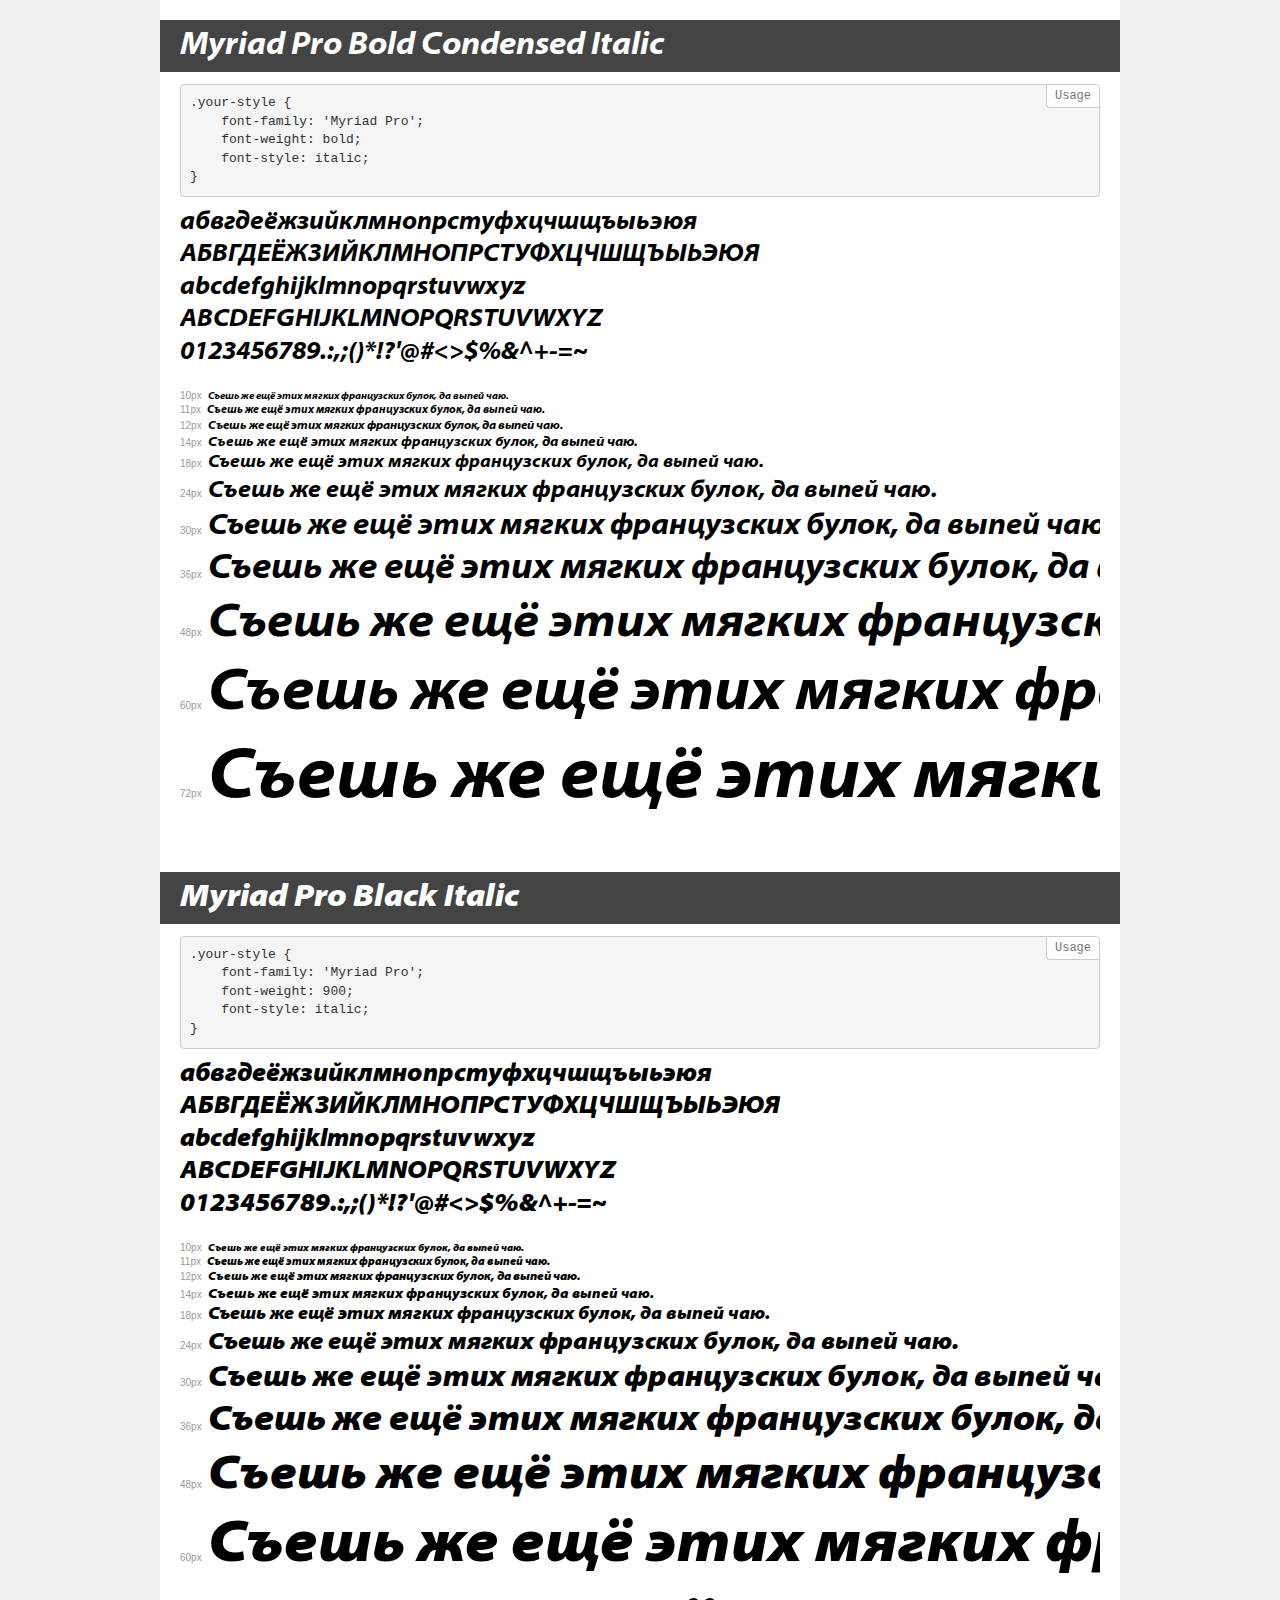
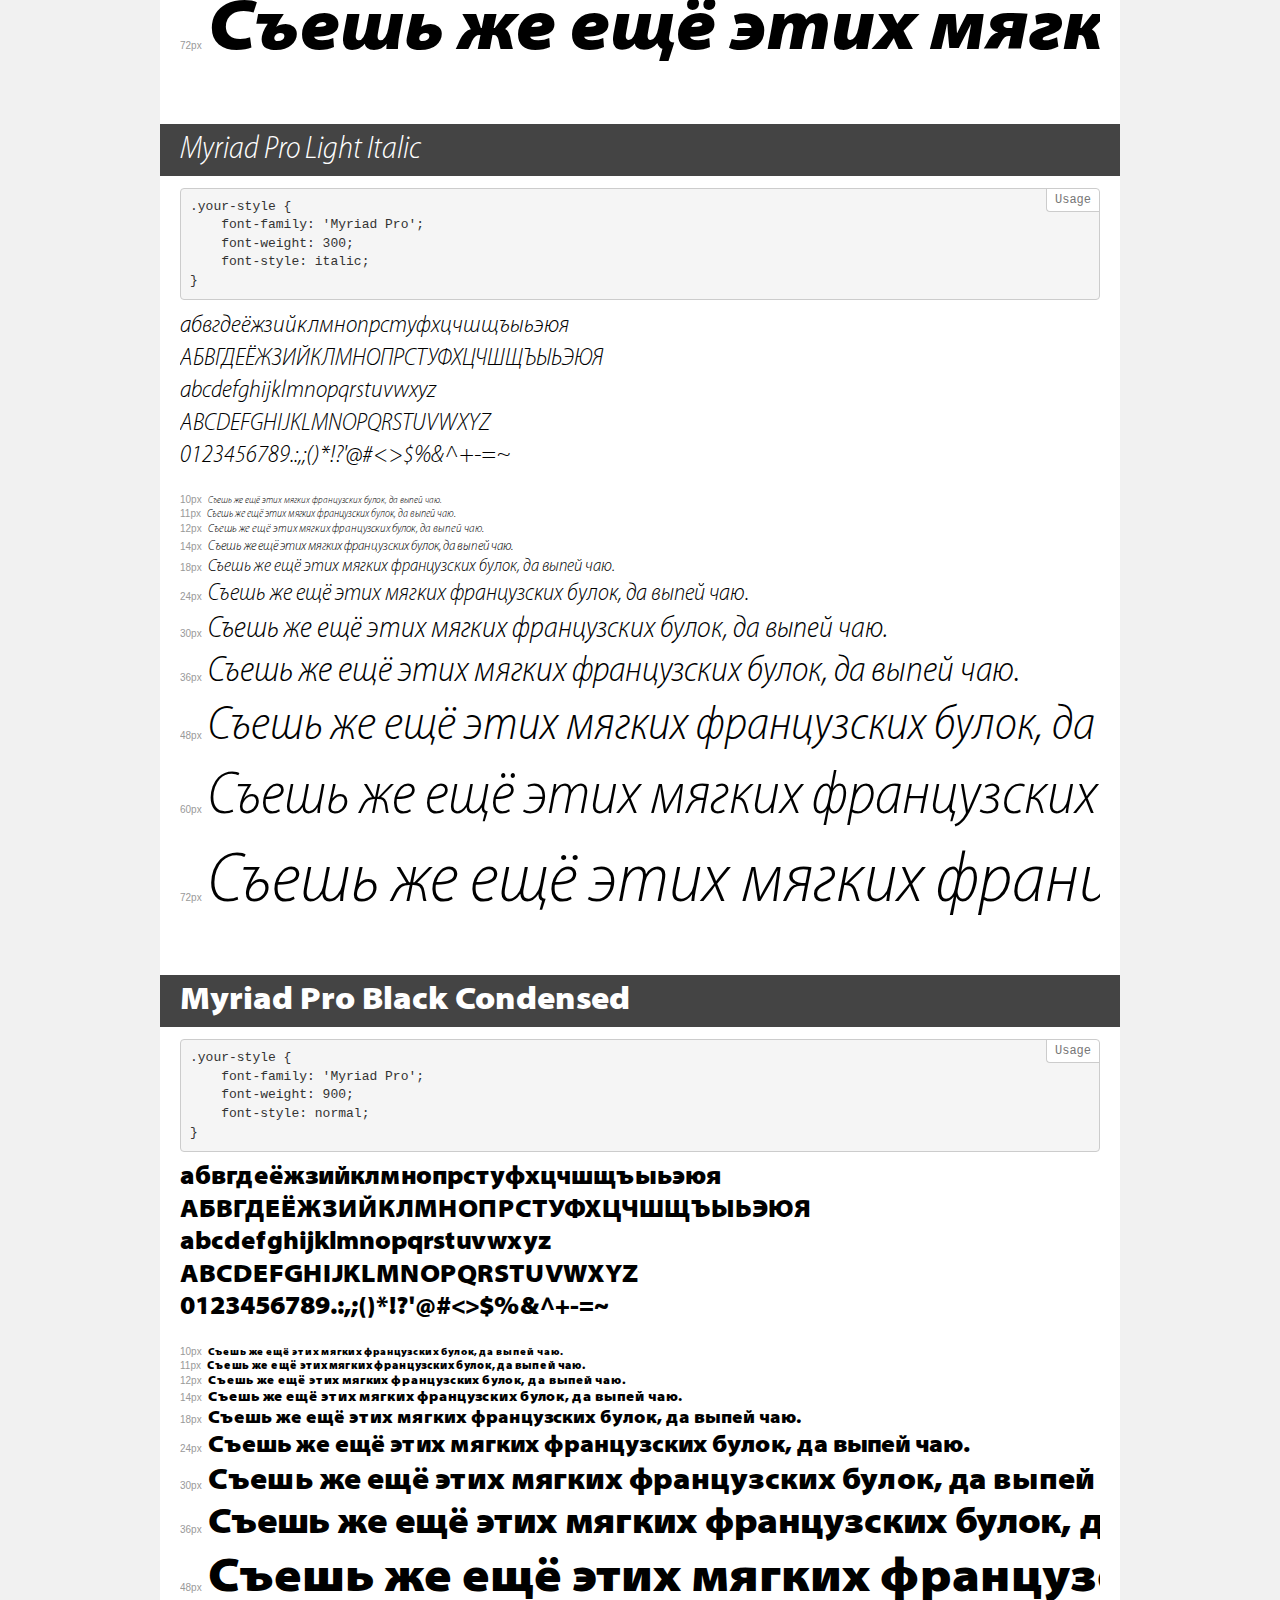
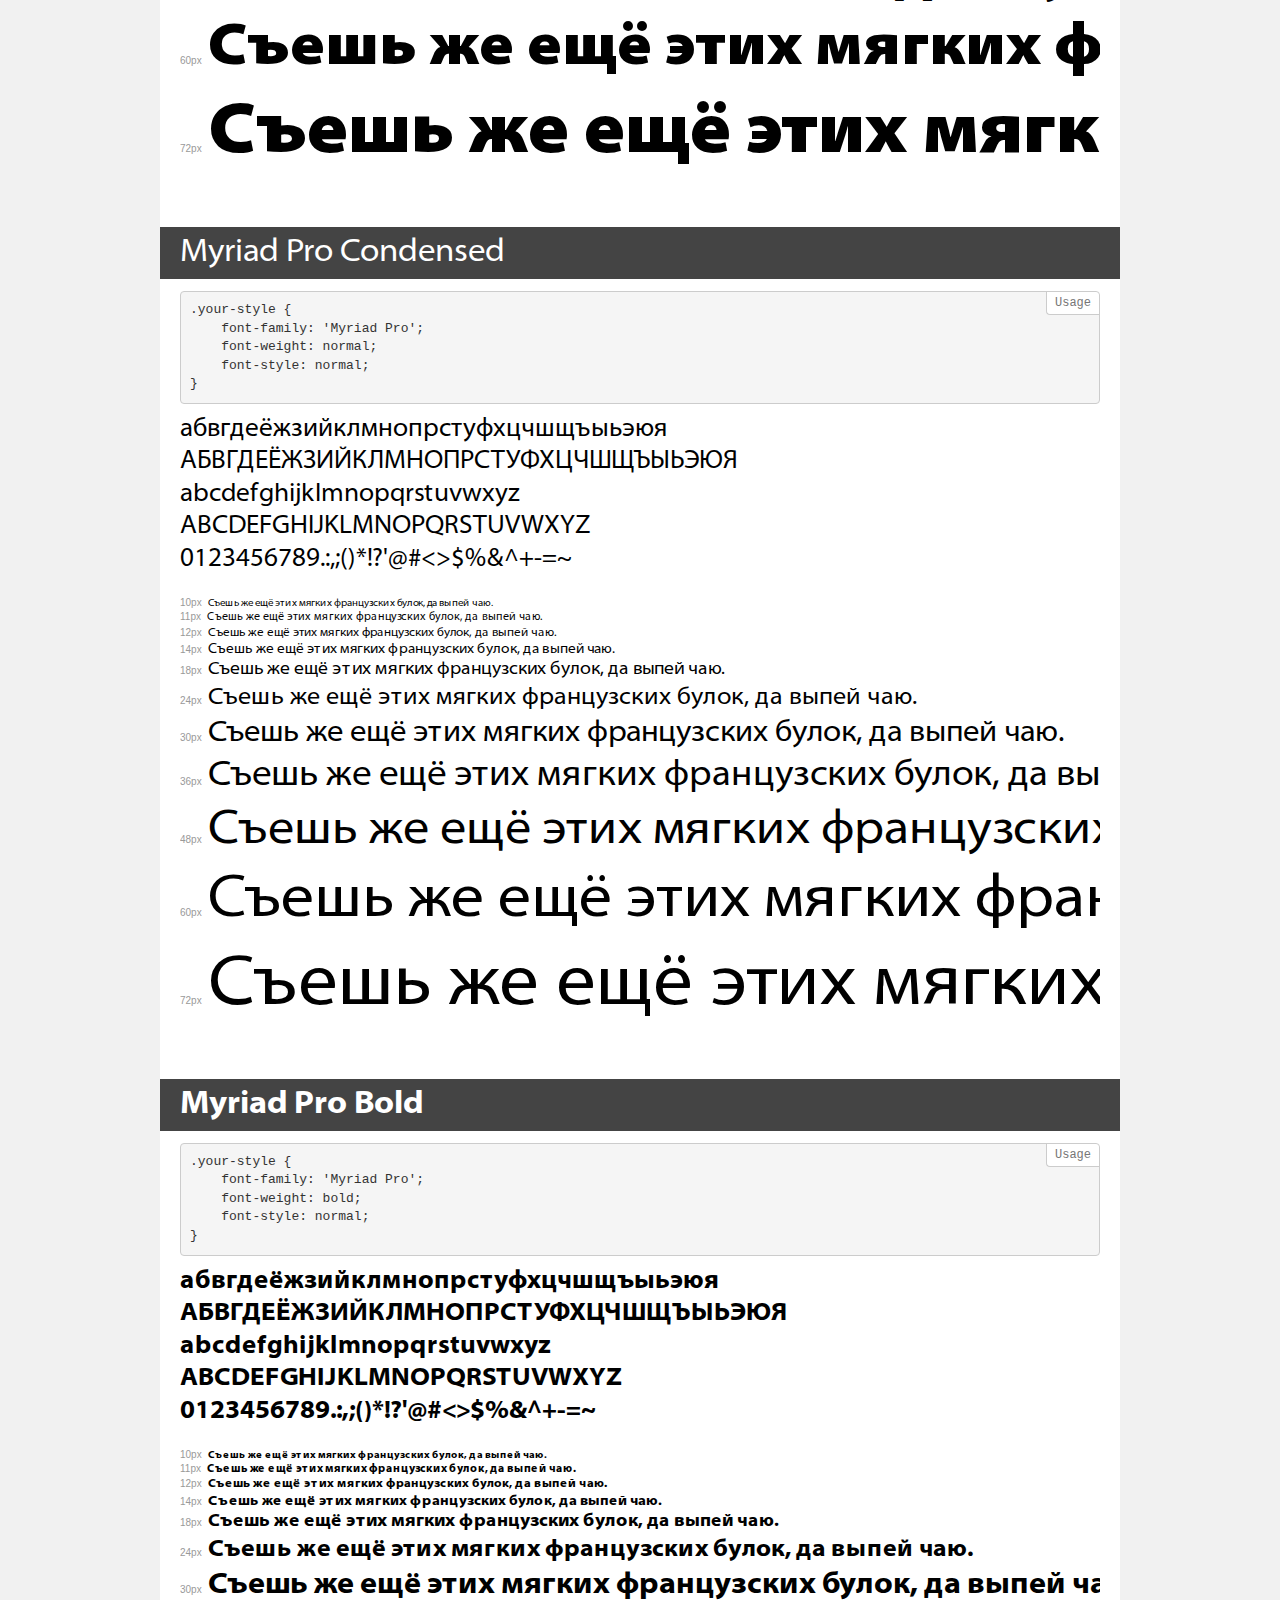
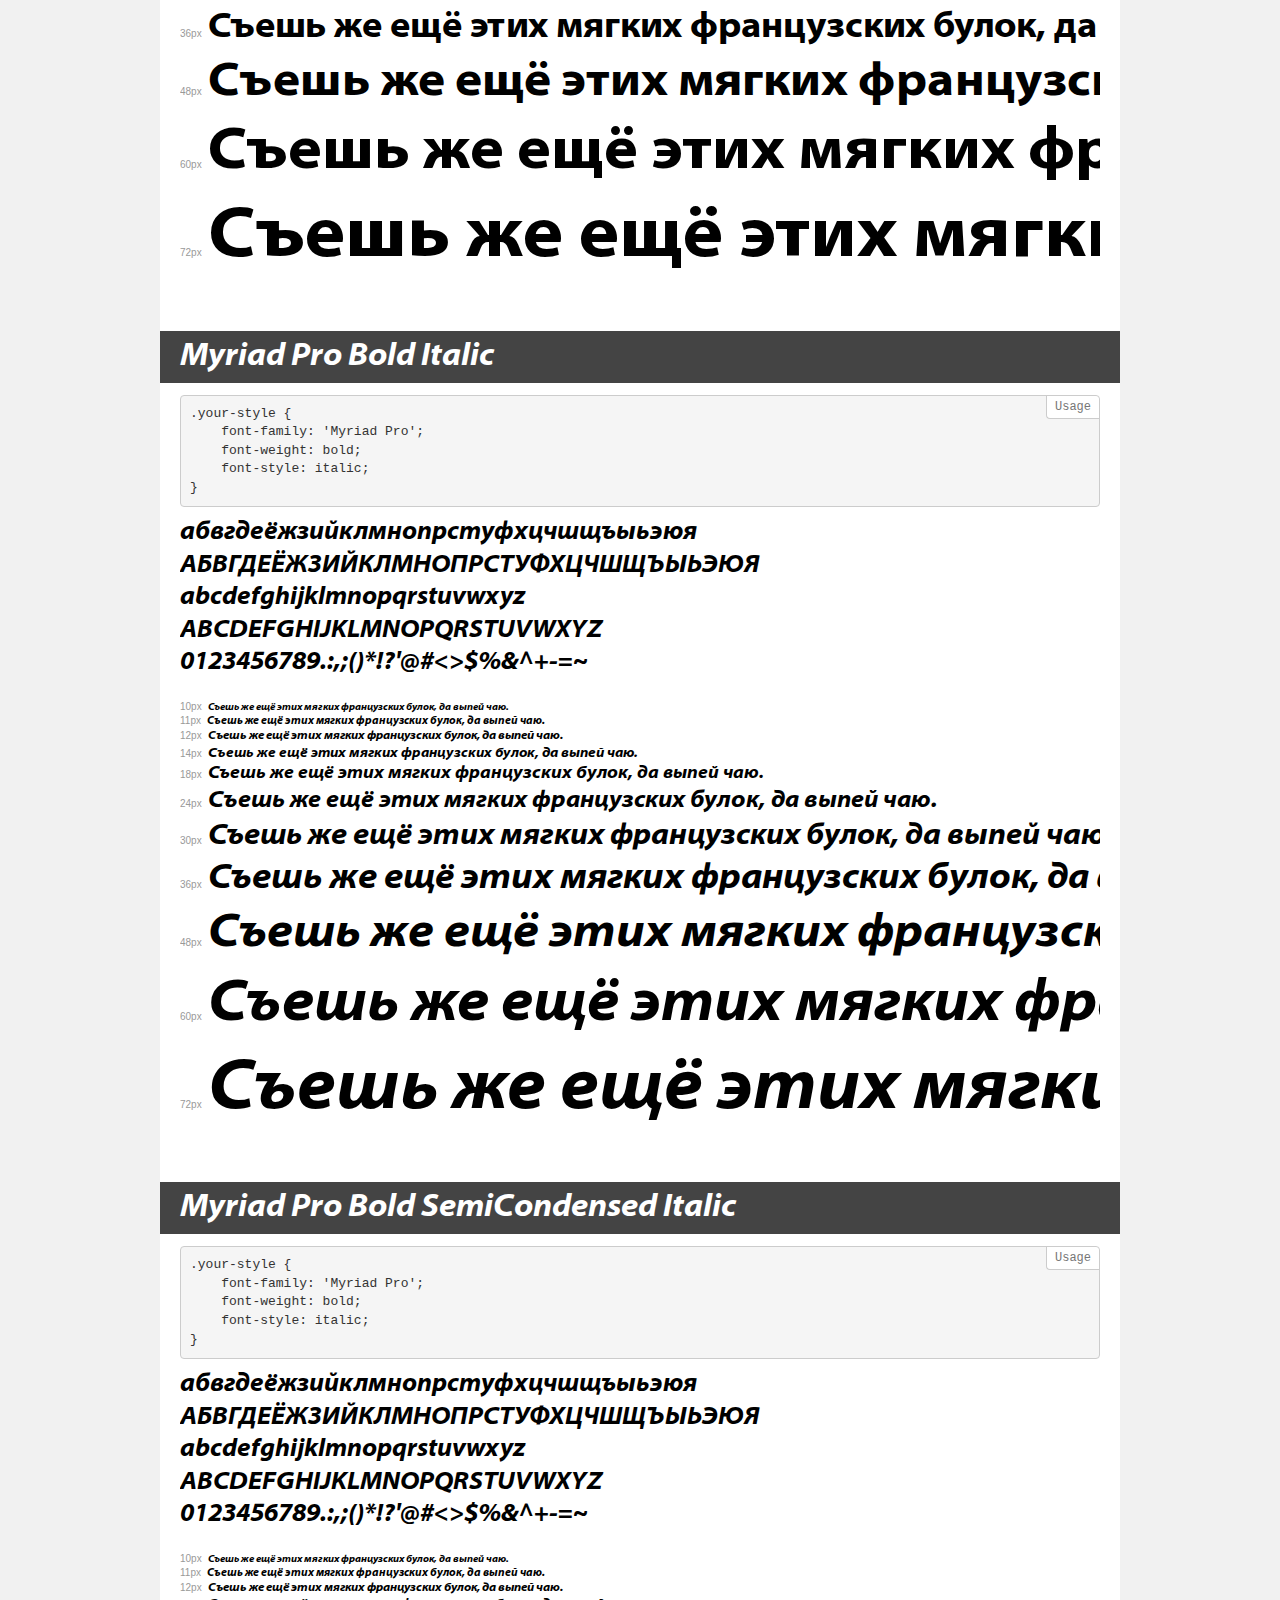
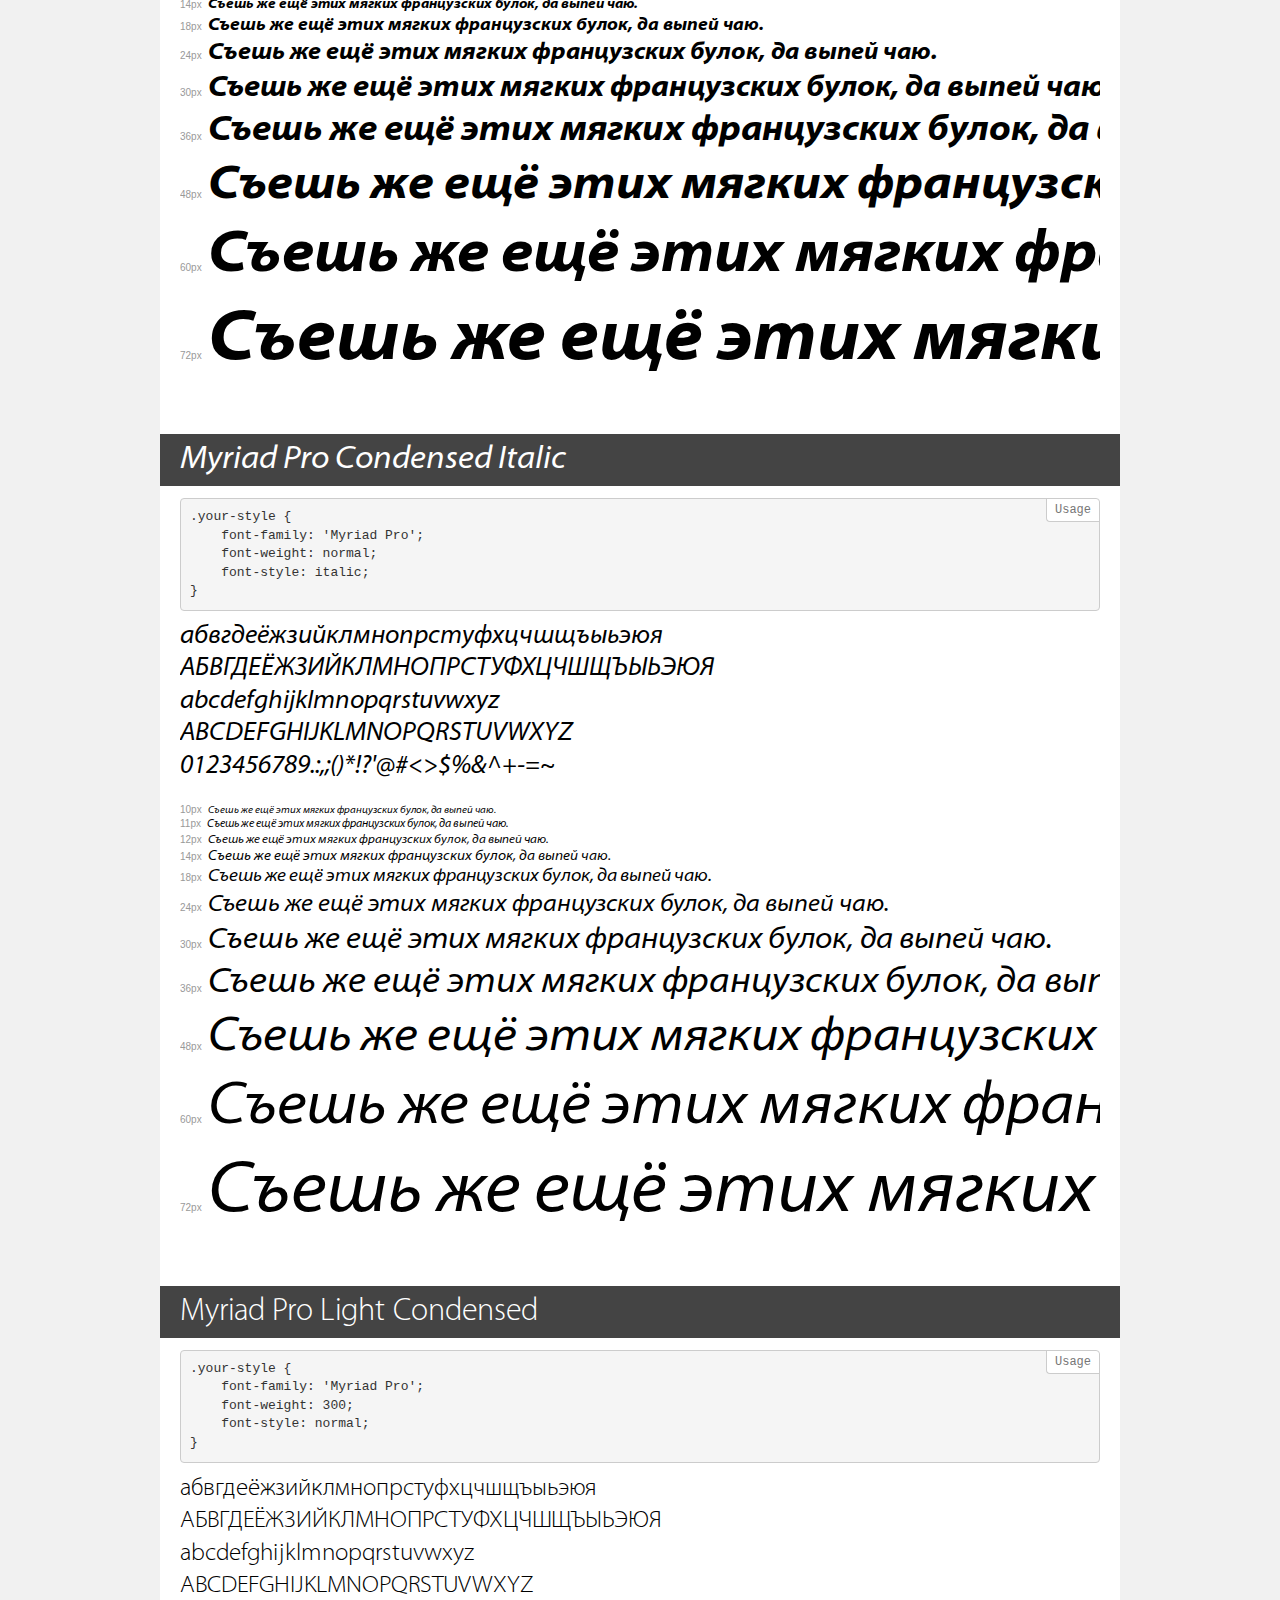
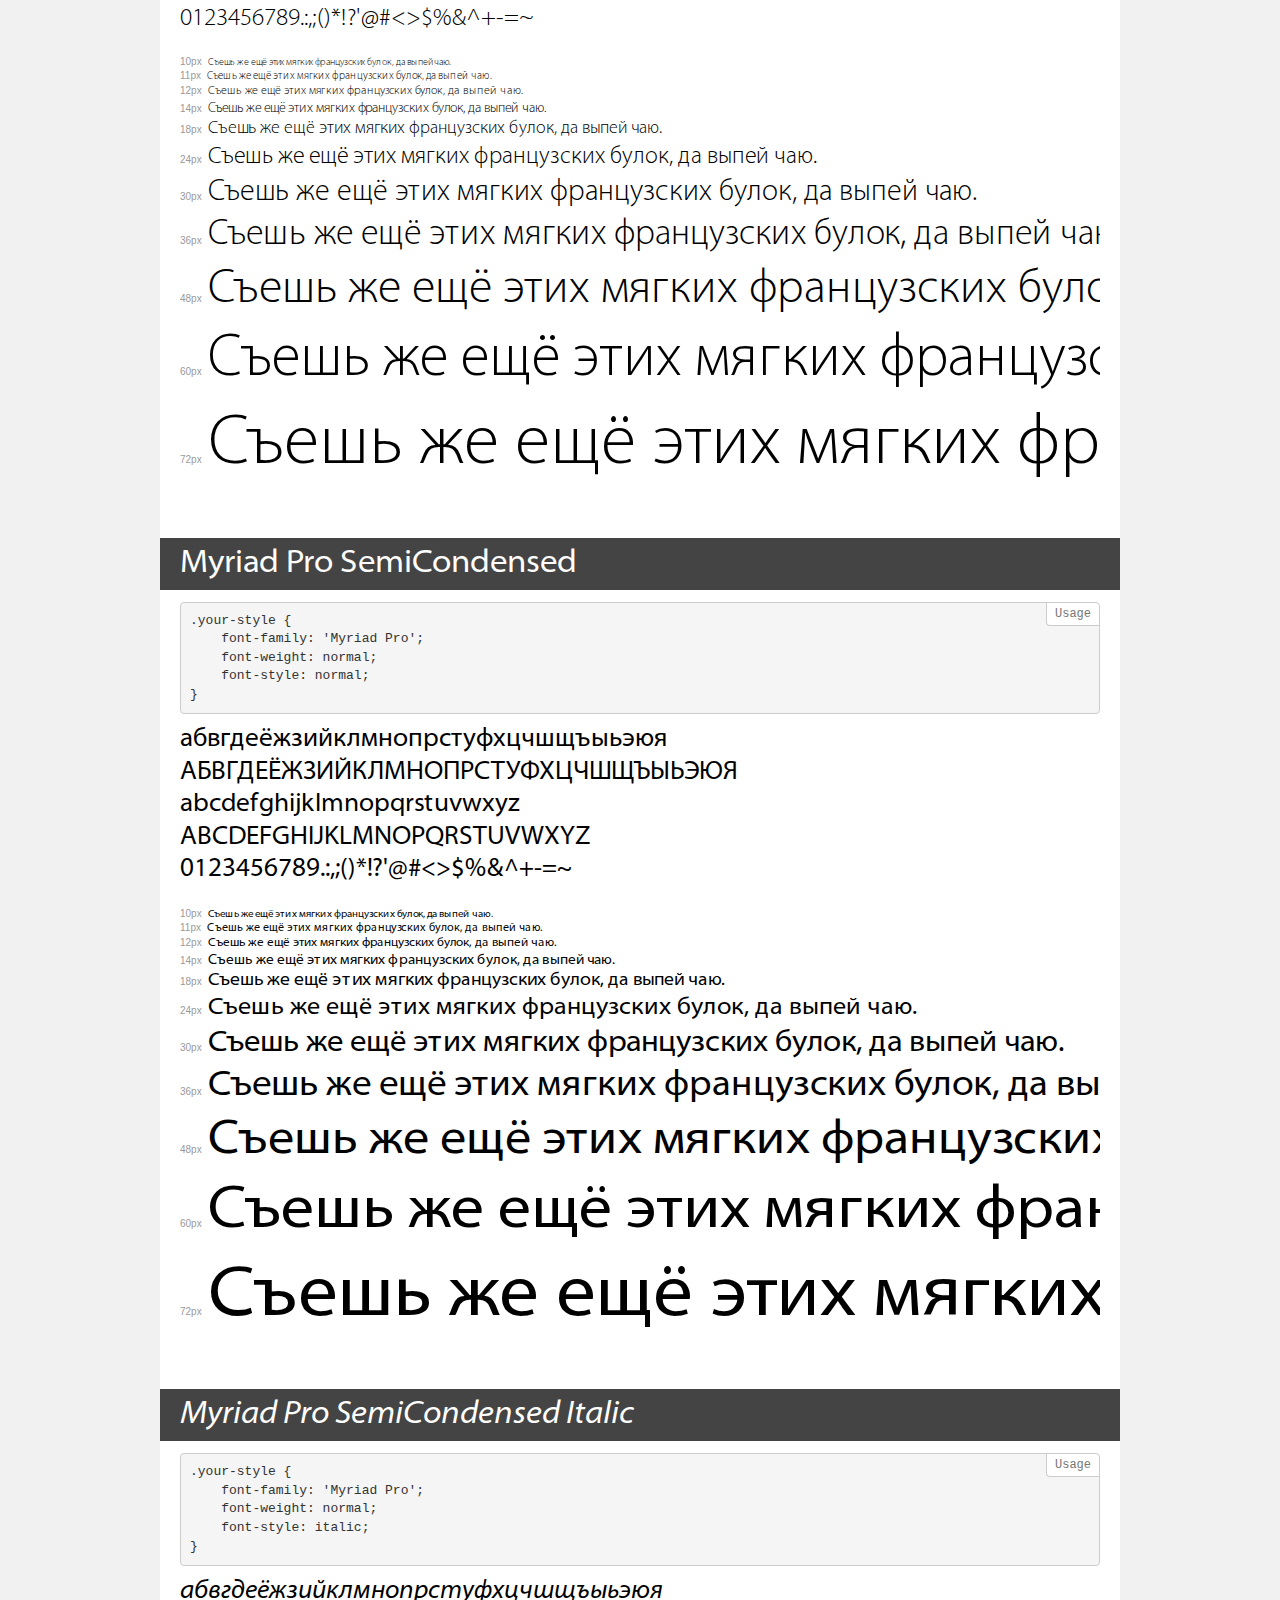
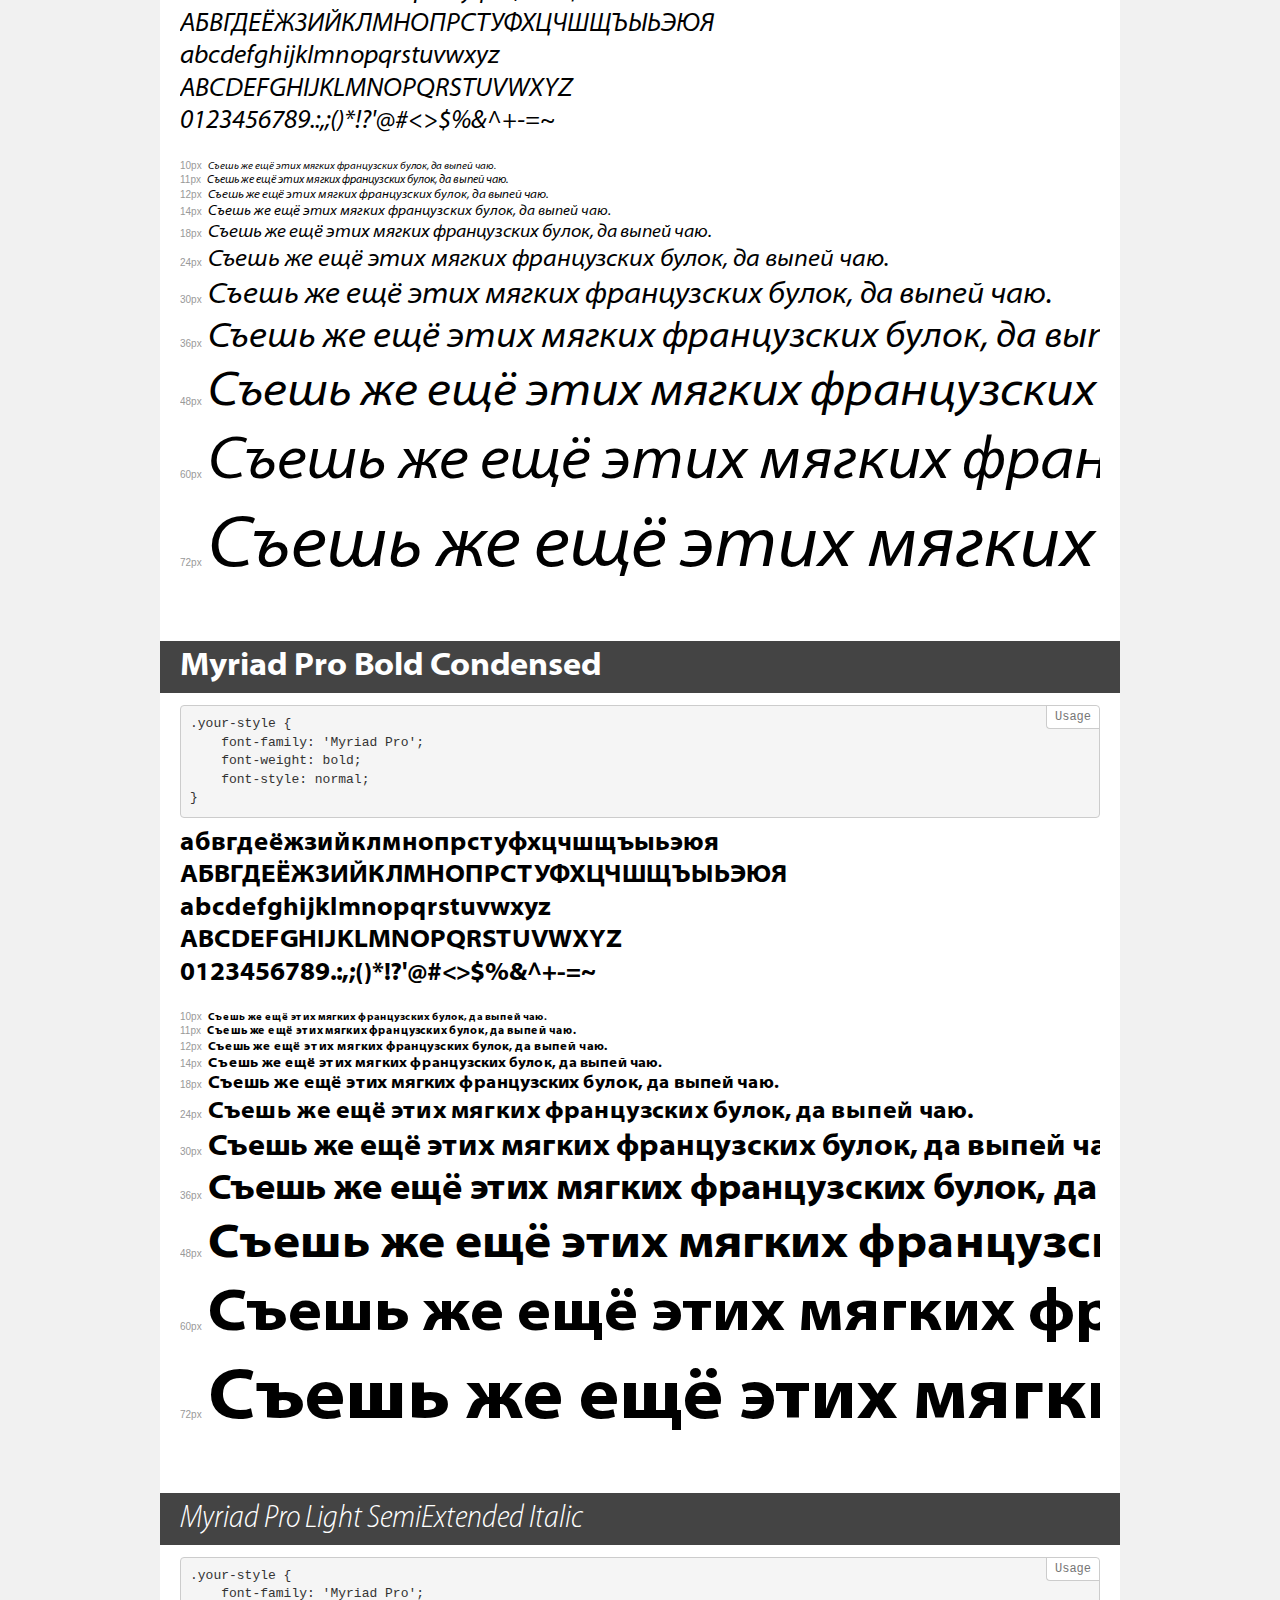
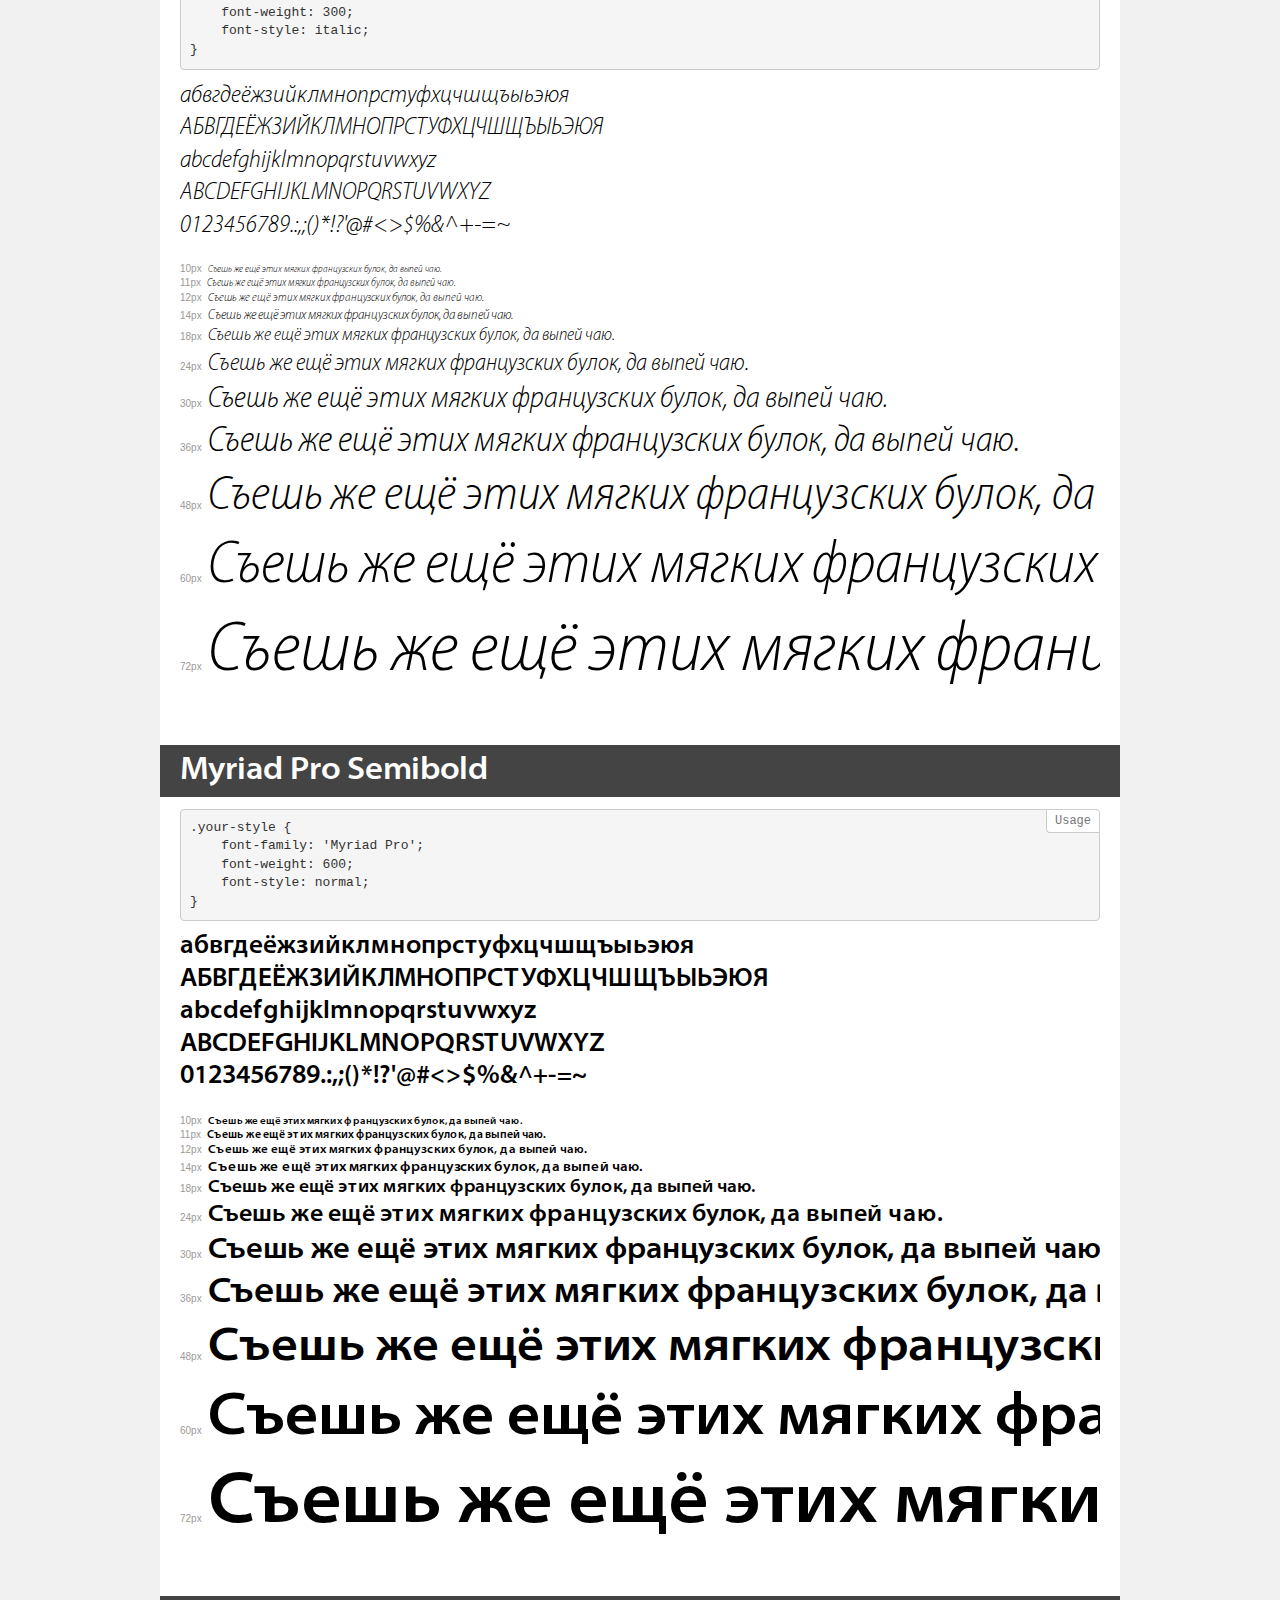
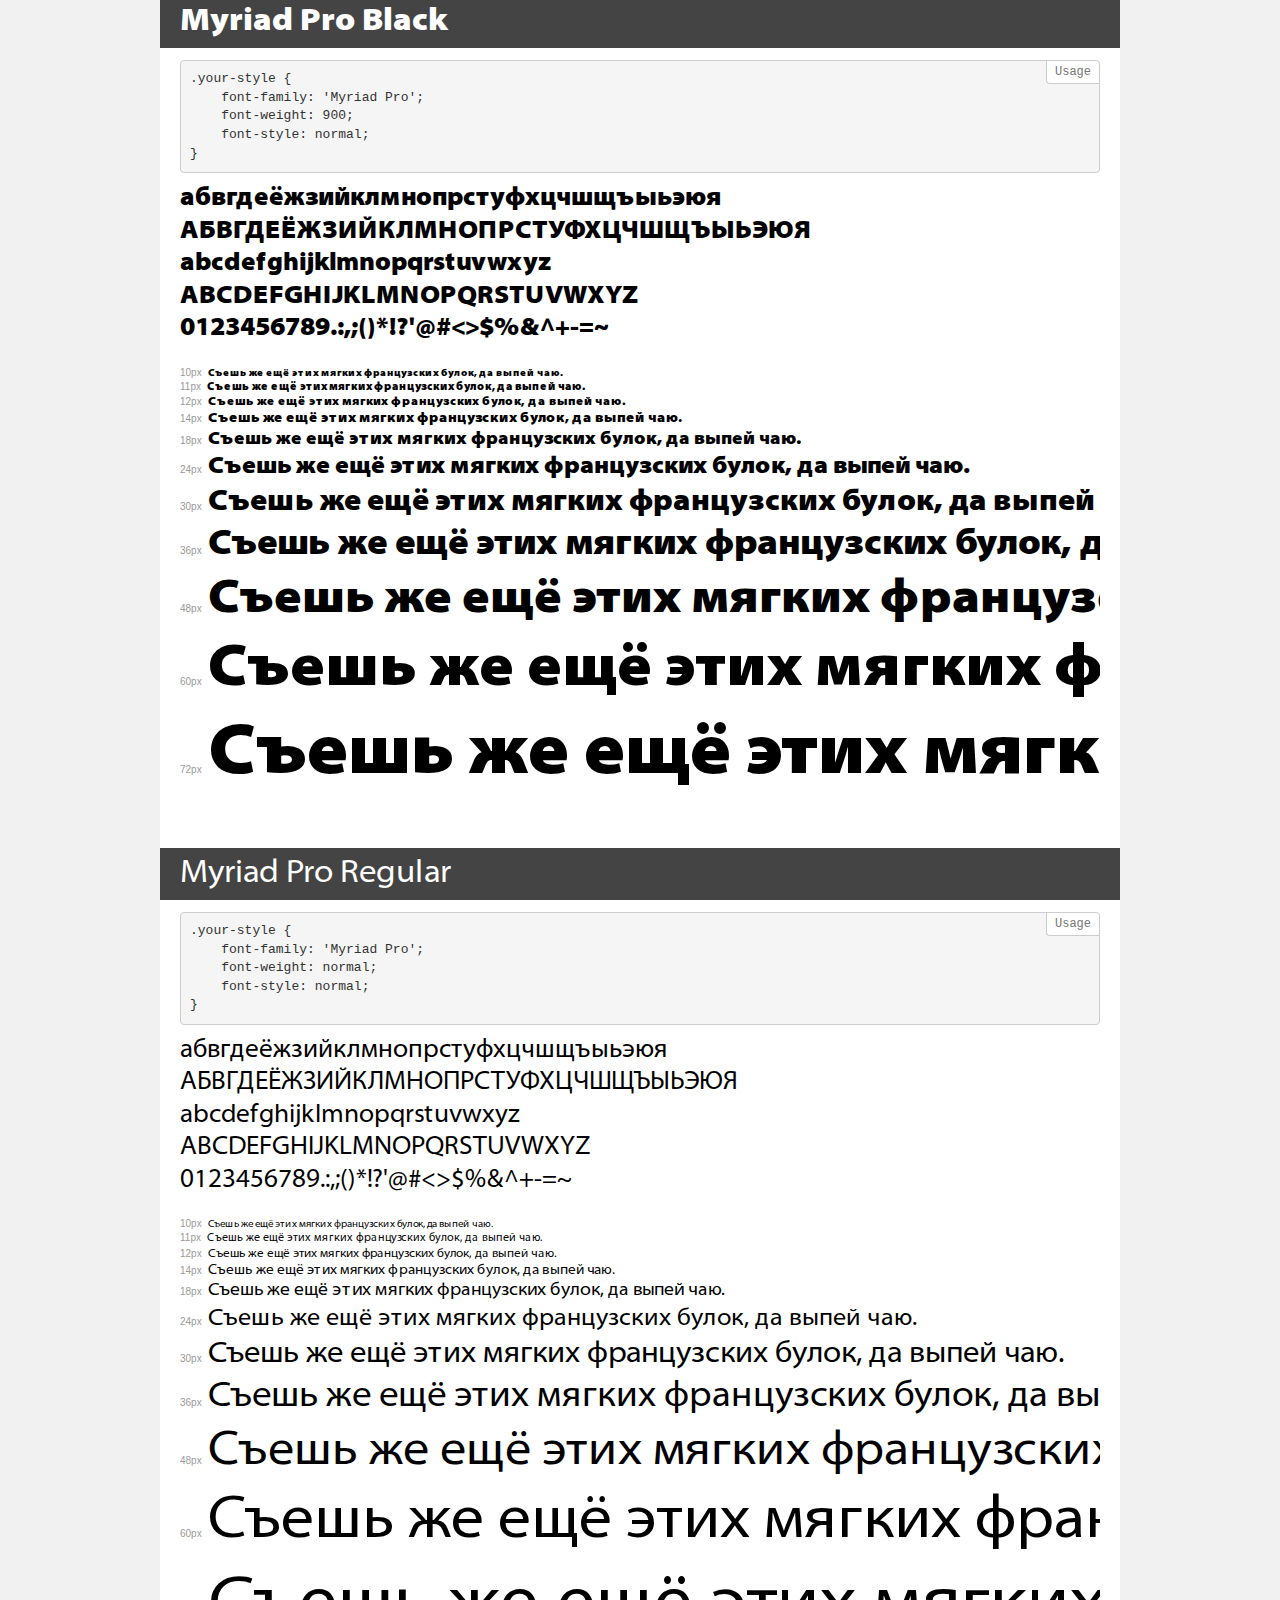
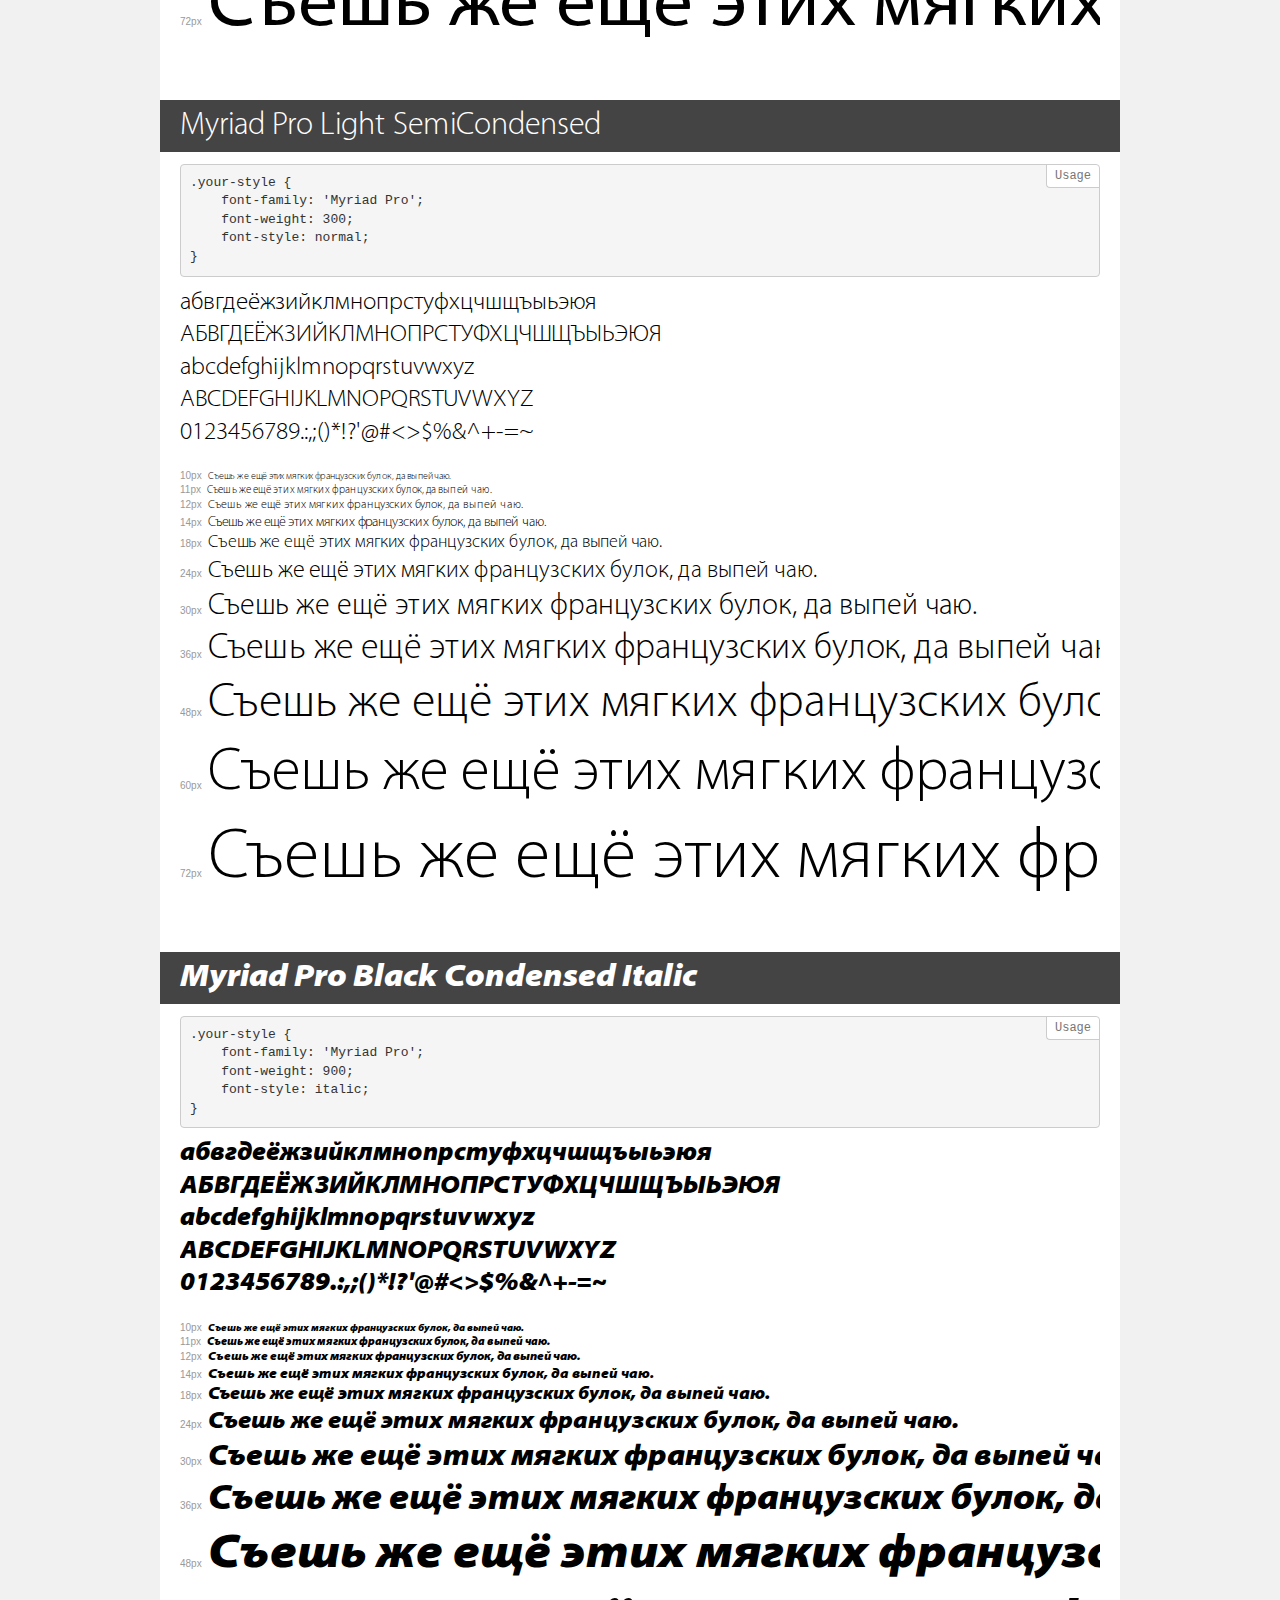
<file: fonts/MyriadPro/demo.html>
<!DOCTYPE html>
<html>
<head>
	<meta charset="utf-8">
	<meta http-equiv="X-UA-Compatible" content="IE=edge">
	<meta name="viewport" content="width=device-width, initial-scale=1">
	<meta name="robots" content="noindex, noarchive">
	<title>Transfonter demo</title>
	<link href="stylesheet.css" rel="stylesheet">
	<style>
		/*
		http://meyerweb.com/eric/tools/css/reset/
		v2.0 | 20110126
		License: none (public domain)
		*/
		html, body, div, span, applet, object, iframe,
		h1, h2, h3, h4, h5, h6, p, blockquote, pre,
		a, abbr, acronym, address, big, cite, code,
		del, dfn, em, img, ins, kbd, q, s, samp,
		small, strike, strong, sub, sup, tt, var,
		b, u, i, center,
		dl, dt, dd, ol, ul, li,
		fieldset, form, label, legend,
		table, caption, tbody, tfoot, thead, tr, th, td,
		article, aside, canvas, details, embed,
		figure, figcaption, footer, header, hgroup,
		menu, nav, output, ruby, section, summary,
		time, mark, audio, video {
			margin: 0;
			padding: 0;
			border: 0;
			font-size: 100%;
			font: inherit;
			vertical-align: baseline;
		}
		/* HTML5 display-role reset for older browsers */
		article, aside, details, figcaption, figure,
		footer, header, hgroup, menu, nav, section {
			display: block;
		}
		body {
			line-height: 1;
		}
		ol, ul {
			list-style: none;
		}
		blockquote, q {
			quotes: none;
		}
		blockquote:before, blockquote:after,
		q:before, q:after {
			content: '';
			content: none;
		}
		table {
			border-collapse: collapse;
			border-spacing: 0;
		}
		/* common styles */
		body {
			background: #f1f1f1;
			color: #000;
		}
		.page {
			background: #fff;
			width: 920px;
			margin: 0 auto;
			padding: 20px 20px 0 20px;
			overflow: hidden;
		}
		.font-container {
			overflow-x: auto;
			overflow-y: hidden;
			margin-bottom: 40px;
			line-height: 1.3;
			white-space: nowrap;
			padding-bottom: 5px;
		}
		h1 {
			position: relative;
			background: #444;
			font-size: 32px;
			color: #fff;
			padding: 10px 20px;
			margin: 0 -20px 12px -20px;
		}
		.letters {
			font-size: 25px;
			margin-bottom: 20px;
		}
		.s10:before {
			content: '10px';
		}
		.s11:before {
			content: '11px';
		}
		.s12:before {
			content: '12px';
		}
		.s14:before {
			content: '14px';
		}
		.s18:before {
			content: '18px';
		}
		.s24:before {
			content: '24px';
		}
		.s30:before {
			content: '30px';
		}
		.s36:before {
			content: '36px';
		}
		.s48:before {
			content: '48px';
		}
		.s60:before {
			content: '60px';
		}
		.s72:before {
			content: '72px';
		}
		.s10:before, .s11:before, .s12:before, .s14:before,
		.s18:before, .s24:before, .s30:before, .s36:before,
		.s48:before, .s60:before, .s72:before {
			font-family: Arial, sans-serif;
			font-size: 10px;
			font-weight: normal;
			font-style: normal;
			color: #999;
			padding-right: 6px;
		}
		pre {
			display: block;
			position: relative;
			padding: 9px;
			margin: 0 0 10px;
			font-family: Monaco, Menlo, Consolas, "Courier New", monospace !important;
			font-size: 13px;
			line-height: 1.428571429;
			color: #333;
			font-weight: normal !important;
			font-style: normal !important;
			background-color: #f5f5f5;
			border: 1px solid #ccc;
			overflow-x: auto;
			border-radius: 4px;
		}
		pre:after {
			display: block;
			position: absolute;
			right: 0;
			top: 0;
			content: 'Usage';
			line-height: 1;
			padding: 5px 8px;
			font-size: 12px;
			color: #767676;
			background-color: #fff;
			border: 1px solid #ccc;
			border-right: none;
			border-top: none;
			border-radius: 0 4px 0 4px;
			z-index: 10;
		}
		/* responsive */
		@media (max-width: 959px) {
			.page {
				width: auto;
				margin: 0;
			}
		}
	</style>
</head>
<body>
<div class="page">
	<div class="demo" style="font-family: 'Myriad Pro'; font-weight: bold; font-style: italic;">
		<h1>Myriad Pro Bold Condensed Italic</h1>
		<pre>.your-style {
    font-family: 'Myriad Pro';
    font-weight: bold;
    font-style: italic;
}</pre>
		<div class="font-container">
			<p class="letters">
				абвгдеёжзийклмнопрстуфхцчшщъыьэюя <br />
				АБВГДЕЁЖЗИЙКЛМНОПРСТУФХЦЧШЩЪЫЬЭЮЯ <br />
				abcdefghijklmnopqrstuvwxyz <br />
				ABCDEFGHIJKLMNOPQRSTUVWXYZ <br />				0123456789.:,;()*!?'@#<>$%&^+-=~
			</p>
			<p class="s10" style="font-size: 10px;">Съешь же ещё этих мягких французских булок, да выпей чаю.</p>
			<p class="s11" style="font-size: 11px;">Съешь же ещё этих мягких французских булок, да выпей чаю.</p>
			<p class="s12" style="font-size: 12px;">Съешь же ещё этих мягких французских булок, да выпей чаю.</p>
			<p class="s14" style="font-size: 14px;">Съешь же ещё этих мягких французских булок, да выпей чаю.</p>
			<p class="s18" style="font-size: 18px;">Съешь же ещё этих мягких французских булок, да выпей чаю.</p>
			<p class="s24" style="font-size: 24px;">Съешь же ещё этих мягких французских булок, да выпей чаю.</p>
			<p class="s30" style="font-size: 30px;">Съешь же ещё этих мягких французских булок, да выпей чаю.</p>
			<p class="s36" style="font-size: 36px;">Съешь же ещё этих мягких французских булок, да выпей чаю.</p>
			<p class="s48" style="font-size: 48px;">Съешь же ещё этих мягких французских булок, да выпей чаю.</p>
			<p class="s60" style="font-size: 60px;">Съешь же ещё этих мягких французских булок, да выпей чаю.</p>
			<p class="s72" style="font-size: 72px;">Съешь же ещё этих мягких французских булок, да выпей чаю.</p>
		</div>
	</div>
	<div class="demo" style="font-family: 'Myriad Pro'; font-weight: 900; font-style: italic;">
		<h1>Myriad Pro Black Italic</h1>
		<pre>.your-style {
    font-family: 'Myriad Pro';
    font-weight: 900;
    font-style: italic;
}</pre>
		<div class="font-container">
			<p class="letters">
				абвгдеёжзийклмнопрстуфхцчшщъыьэюя <br />
				АБВГДЕЁЖЗИЙКЛМНОПРСТУФХЦЧШЩЪЫЬЭЮЯ <br />
				abcdefghijklmnopqrstuvwxyz <br />
				ABCDEFGHIJKLMNOPQRSTUVWXYZ <br />				0123456789.:,;()*!?'@#<>$%&^+-=~
			</p>
			<p class="s10" style="font-size: 10px;">Съешь же ещё этих мягких французских булок, да выпей чаю.</p>
			<p class="s11" style="font-size: 11px;">Съешь же ещё этих мягких французских булок, да выпей чаю.</p>
			<p class="s12" style="font-size: 12px;">Съешь же ещё этих мягких французских булок, да выпей чаю.</p>
			<p class="s14" style="font-size: 14px;">Съешь же ещё этих мягких французских булок, да выпей чаю.</p>
			<p class="s18" style="font-size: 18px;">Съешь же ещё этих мягких французских булок, да выпей чаю.</p>
			<p class="s24" style="font-size: 24px;">Съешь же ещё этих мягких французских булок, да выпей чаю.</p>
			<p class="s30" style="font-size: 30px;">Съешь же ещё этих мягких французских булок, да выпей чаю.</p>
			<p class="s36" style="font-size: 36px;">Съешь же ещё этих мягких французских булок, да выпей чаю.</p>
			<p class="s48" style="font-size: 48px;">Съешь же ещё этих мягких французских булок, да выпей чаю.</p>
			<p class="s60" style="font-size: 60px;">Съешь же ещё этих мягких французских булок, да выпей чаю.</p>
			<p class="s72" style="font-size: 72px;">Съешь же ещё этих мягких французских булок, да выпей чаю.</p>
		</div>
	</div>
	<div class="demo" style="font-family: 'Myriad Pro'; font-weight: 300; font-style: italic;">
		<h1>Myriad Pro Light Italic</h1>
		<pre>.your-style {
    font-family: 'Myriad Pro';
    font-weight: 300;
    font-style: italic;
}</pre>
		<div class="font-container">
			<p class="letters">
				абвгдеёжзийклмнопрстуфхцчшщъыьэюя <br />
				АБВГДЕЁЖЗИЙКЛМНОПРСТУФХЦЧШЩЪЫЬЭЮЯ <br />
				abcdefghijklmnopqrstuvwxyz <br />
				ABCDEFGHIJKLMNOPQRSTUVWXYZ <br />				0123456789.:,;()*!?'@#<>$%&^+-=~
			</p>
			<p class="s10" style="font-size: 10px;">Съешь же ещё этих мягких французских булок, да выпей чаю.</p>
			<p class="s11" style="font-size: 11px;">Съешь же ещё этих мягких французских булок, да выпей чаю.</p>
			<p class="s12" style="font-size: 12px;">Съешь же ещё этих мягких французских булок, да выпей чаю.</p>
			<p class="s14" style="font-size: 14px;">Съешь же ещё этих мягких французских булок, да выпей чаю.</p>
			<p class="s18" style="font-size: 18px;">Съешь же ещё этих мягких французских булок, да выпей чаю.</p>
			<p class="s24" style="font-size: 24px;">Съешь же ещё этих мягких французских булок, да выпей чаю.</p>
			<p class="s30" style="font-size: 30px;">Съешь же ещё этих мягких французских булок, да выпей чаю.</p>
			<p class="s36" style="font-size: 36px;">Съешь же ещё этих мягких французских булок, да выпей чаю.</p>
			<p class="s48" style="font-size: 48px;">Съешь же ещё этих мягких французских булок, да выпей чаю.</p>
			<p class="s60" style="font-size: 60px;">Съешь же ещё этих мягких французских булок, да выпей чаю.</p>
			<p class="s72" style="font-size: 72px;">Съешь же ещё этих мягких французских булок, да выпей чаю.</p>
		</div>
	</div>
	<div class="demo" style="font-family: 'Myriad Pro'; font-weight: 900; font-style: normal;">
		<h1>Myriad Pro Black Condensed</h1>
		<pre>.your-style {
    font-family: 'Myriad Pro';
    font-weight: 900;
    font-style: normal;
}</pre>
		<div class="font-container">
			<p class="letters">
				абвгдеёжзийклмнопрстуфхцчшщъыьэюя <br />
				АБВГДЕЁЖЗИЙКЛМНОПРСТУФХЦЧШЩЪЫЬЭЮЯ <br />
				abcdefghijklmnopqrstuvwxyz <br />
				ABCDEFGHIJKLMNOPQRSTUVWXYZ <br />				0123456789.:,;()*!?'@#<>$%&^+-=~
			</p>
			<p class="s10" style="font-size: 10px;">Съешь же ещё этих мягких французских булок, да выпей чаю.</p>
			<p class="s11" style="font-size: 11px;">Съешь же ещё этих мягких французских булок, да выпей чаю.</p>
			<p class="s12" style="font-size: 12px;">Съешь же ещё этих мягких французских булок, да выпей чаю.</p>
			<p class="s14" style="font-size: 14px;">Съешь же ещё этих мягких французских булок, да выпей чаю.</p>
			<p class="s18" style="font-size: 18px;">Съешь же ещё этих мягких французских булок, да выпей чаю.</p>
			<p class="s24" style="font-size: 24px;">Съешь же ещё этих мягких французских булок, да выпей чаю.</p>
			<p class="s30" style="font-size: 30px;">Съешь же ещё этих мягких французских булок, да выпей чаю.</p>
			<p class="s36" style="font-size: 36px;">Съешь же ещё этих мягких французских булок, да выпей чаю.</p>
			<p class="s48" style="font-size: 48px;">Съешь же ещё этих мягких французских булок, да выпей чаю.</p>
			<p class="s60" style="font-size: 60px;">Съешь же ещё этих мягких французских булок, да выпей чаю.</p>
			<p class="s72" style="font-size: 72px;">Съешь же ещё этих мягких французских булок, да выпей чаю.</p>
		</div>
	</div>
	<div class="demo" style="font-family: 'Myriad Pro'; font-weight: normal; font-style: normal;">
		<h1>Myriad Pro Condensed</h1>
		<pre>.your-style {
    font-family: 'Myriad Pro';
    font-weight: normal;
    font-style: normal;
}</pre>
		<div class="font-container">
			<p class="letters">
				абвгдеёжзийклмнопрстуфхцчшщъыьэюя <br />
				АБВГДЕЁЖЗИЙКЛМНОПРСТУФХЦЧШЩЪЫЬЭЮЯ <br />
				abcdefghijklmnopqrstuvwxyz <br />
				ABCDEFGHIJKLMNOPQRSTUVWXYZ <br />				0123456789.:,;()*!?'@#<>$%&^+-=~
			</p>
			<p class="s10" style="font-size: 10px;">Съешь же ещё этих мягких французских булок, да выпей чаю.</p>
			<p class="s11" style="font-size: 11px;">Съешь же ещё этих мягких французских булок, да выпей чаю.</p>
			<p class="s12" style="font-size: 12px;">Съешь же ещё этих мягких французских булок, да выпей чаю.</p>
			<p class="s14" style="font-size: 14px;">Съешь же ещё этих мягких французских булок, да выпей чаю.</p>
			<p class="s18" style="font-size: 18px;">Съешь же ещё этих мягких французских булок, да выпей чаю.</p>
			<p class="s24" style="font-size: 24px;">Съешь же ещё этих мягких французских булок, да выпей чаю.</p>
			<p class="s30" style="font-size: 30px;">Съешь же ещё этих мягких французских булок, да выпей чаю.</p>
			<p class="s36" style="font-size: 36px;">Съешь же ещё этих мягких французских булок, да выпей чаю.</p>
			<p class="s48" style="font-size: 48px;">Съешь же ещё этих мягких французских булок, да выпей чаю.</p>
			<p class="s60" style="font-size: 60px;">Съешь же ещё этих мягких французских булок, да выпей чаю.</p>
			<p class="s72" style="font-size: 72px;">Съешь же ещё этих мягких французских булок, да выпей чаю.</p>
		</div>
	</div>
	<div class="demo" style="font-family: 'Myriad Pro'; font-weight: bold; font-style: normal;">
		<h1>Myriad Pro Bold</h1>
		<pre>.your-style {
    font-family: 'Myriad Pro';
    font-weight: bold;
    font-style: normal;
}</pre>
		<div class="font-container">
			<p class="letters">
				абвгдеёжзийклмнопрстуфхцчшщъыьэюя <br />
				АБВГДЕЁЖЗИЙКЛМНОПРСТУФХЦЧШЩЪЫЬЭЮЯ <br />
				abcdefghijklmnopqrstuvwxyz <br />
				ABCDEFGHIJKLMNOPQRSTUVWXYZ <br />				0123456789.:,;()*!?'@#<>$%&^+-=~
			</p>
			<p class="s10" style="font-size: 10px;">Съешь же ещё этих мягких французских булок, да выпей чаю.</p>
			<p class="s11" style="font-size: 11px;">Съешь же ещё этих мягких французских булок, да выпей чаю.</p>
			<p class="s12" style="font-size: 12px;">Съешь же ещё этих мягких французских булок, да выпей чаю.</p>
			<p class="s14" style="font-size: 14px;">Съешь же ещё этих мягких французских булок, да выпей чаю.</p>
			<p class="s18" style="font-size: 18px;">Съешь же ещё этих мягких французских булок, да выпей чаю.</p>
			<p class="s24" style="font-size: 24px;">Съешь же ещё этих мягких французских булок, да выпей чаю.</p>
			<p class="s30" style="font-size: 30px;">Съешь же ещё этих мягких французских булок, да выпей чаю.</p>
			<p class="s36" style="font-size: 36px;">Съешь же ещё этих мягких французских булок, да выпей чаю.</p>
			<p class="s48" style="font-size: 48px;">Съешь же ещё этих мягких французских булок, да выпей чаю.</p>
			<p class="s60" style="font-size: 60px;">Съешь же ещё этих мягких французских булок, да выпей чаю.</p>
			<p class="s72" style="font-size: 72px;">Съешь же ещё этих мягких французских булок, да выпей чаю.</p>
		</div>
	</div>
	<div class="demo" style="font-family: 'Myriad Pro'; font-weight: bold; font-style: italic;">
		<h1>Myriad Pro Bold Italic</h1>
		<pre>.your-style {
    font-family: 'Myriad Pro';
    font-weight: bold;
    font-style: italic;
}</pre>
		<div class="font-container">
			<p class="letters">
				абвгдеёжзийклмнопрстуфхцчшщъыьэюя <br />
				АБВГДЕЁЖЗИЙКЛМНОПРСТУФХЦЧШЩЪЫЬЭЮЯ <br />
				abcdefghijklmnopqrstuvwxyz <br />
				ABCDEFGHIJKLMNOPQRSTUVWXYZ <br />				0123456789.:,;()*!?'@#<>$%&^+-=~
			</p>
			<p class="s10" style="font-size: 10px;">Съешь же ещё этих мягких французских булок, да выпей чаю.</p>
			<p class="s11" style="font-size: 11px;">Съешь же ещё этих мягких французских булок, да выпей чаю.</p>
			<p class="s12" style="font-size: 12px;">Съешь же ещё этих мягких французских булок, да выпей чаю.</p>
			<p class="s14" style="font-size: 14px;">Съешь же ещё этих мягких французских булок, да выпей чаю.</p>
			<p class="s18" style="font-size: 18px;">Съешь же ещё этих мягких французских булок, да выпей чаю.</p>
			<p class="s24" style="font-size: 24px;">Съешь же ещё этих мягких французских булок, да выпей чаю.</p>
			<p class="s30" style="font-size: 30px;">Съешь же ещё этих мягких французских булок, да выпей чаю.</p>
			<p class="s36" style="font-size: 36px;">Съешь же ещё этих мягких французских булок, да выпей чаю.</p>
			<p class="s48" style="font-size: 48px;">Съешь же ещё этих мягких французских булок, да выпей чаю.</p>
			<p class="s60" style="font-size: 60px;">Съешь же ещё этих мягких французских булок, да выпей чаю.</p>
			<p class="s72" style="font-size: 72px;">Съешь же ещё этих мягких французских булок, да выпей чаю.</p>
		</div>
	</div>
	<div class="demo" style="font-family: 'Myriad Pro'; font-weight: bold; font-style: italic;">
		<h1>Myriad Pro Bold SemiCondensed Italic</h1>
		<pre>.your-style {
    font-family: 'Myriad Pro';
    font-weight: bold;
    font-style: italic;
}</pre>
		<div class="font-container">
			<p class="letters">
				абвгдеёжзийклмнопрстуфхцчшщъыьэюя <br />
				АБВГДЕЁЖЗИЙКЛМНОПРСТУФХЦЧШЩЪЫЬЭЮЯ <br />
				abcdefghijklmnopqrstuvwxyz <br />
				ABCDEFGHIJKLMNOPQRSTUVWXYZ <br />				0123456789.:,;()*!?'@#<>$%&^+-=~
			</p>
			<p class="s10" style="font-size: 10px;">Съешь же ещё этих мягких французских булок, да выпей чаю.</p>
			<p class="s11" style="font-size: 11px;">Съешь же ещё этих мягких французских булок, да выпей чаю.</p>
			<p class="s12" style="font-size: 12px;">Съешь же ещё этих мягких французских булок, да выпей чаю.</p>
			<p class="s14" style="font-size: 14px;">Съешь же ещё этих мягких французских булок, да выпей чаю.</p>
			<p class="s18" style="font-size: 18px;">Съешь же ещё этих мягких французских булок, да выпей чаю.</p>
			<p class="s24" style="font-size: 24px;">Съешь же ещё этих мягких французских булок, да выпей чаю.</p>
			<p class="s30" style="font-size: 30px;">Съешь же ещё этих мягких французских булок, да выпей чаю.</p>
			<p class="s36" style="font-size: 36px;">Съешь же ещё этих мягких французских булок, да выпей чаю.</p>
			<p class="s48" style="font-size: 48px;">Съешь же ещё этих мягких французских булок, да выпей чаю.</p>
			<p class="s60" style="font-size: 60px;">Съешь же ещё этих мягких французских булок, да выпей чаю.</p>
			<p class="s72" style="font-size: 72px;">Съешь же ещё этих мягких французских булок, да выпей чаю.</p>
		</div>
	</div>
	<div class="demo" style="font-family: 'Myriad Pro'; font-weight: normal; font-style: italic;">
		<h1>Myriad Pro Condensed Italic</h1>
		<pre>.your-style {
    font-family: 'Myriad Pro';
    font-weight: normal;
    font-style: italic;
}</pre>
		<div class="font-container">
			<p class="letters">
				абвгдеёжзийклмнопрстуфхцчшщъыьэюя <br />
				АБВГДЕЁЖЗИЙКЛМНОПРСТУФХЦЧШЩЪЫЬЭЮЯ <br />
				abcdefghijklmnopqrstuvwxyz <br />
				ABCDEFGHIJKLMNOPQRSTUVWXYZ <br />				0123456789.:,;()*!?'@#<>$%&^+-=~
			</p>
			<p class="s10" style="font-size: 10px;">Съешь же ещё этих мягких французских булок, да выпей чаю.</p>
			<p class="s11" style="font-size: 11px;">Съешь же ещё этих мягких французских булок, да выпей чаю.</p>
			<p class="s12" style="font-size: 12px;">Съешь же ещё этих мягких французских булок, да выпей чаю.</p>
			<p class="s14" style="font-size: 14px;">Съешь же ещё этих мягких французских булок, да выпей чаю.</p>
			<p class="s18" style="font-size: 18px;">Съешь же ещё этих мягких французских булок, да выпей чаю.</p>
			<p class="s24" style="font-size: 24px;">Съешь же ещё этих мягких французских булок, да выпей чаю.</p>
			<p class="s30" style="font-size: 30px;">Съешь же ещё этих мягких французских булок, да выпей чаю.</p>
			<p class="s36" style="font-size: 36px;">Съешь же ещё этих мягких французских булок, да выпей чаю.</p>
			<p class="s48" style="font-size: 48px;">Съешь же ещё этих мягких французских булок, да выпей чаю.</p>
			<p class="s60" style="font-size: 60px;">Съешь же ещё этих мягких французских булок, да выпей чаю.</p>
			<p class="s72" style="font-size: 72px;">Съешь же ещё этих мягких французских булок, да выпей чаю.</p>
		</div>
	</div>
	<div class="demo" style="font-family: 'Myriad Pro'; font-weight: 300; font-style: normal;">
		<h1>Myriad Pro Light Condensed</h1>
		<pre>.your-style {
    font-family: 'Myriad Pro';
    font-weight: 300;
    font-style: normal;
}</pre>
		<div class="font-container">
			<p class="letters">
				абвгдеёжзийклмнопрстуфхцчшщъыьэюя <br />
				АБВГДЕЁЖЗИЙКЛМНОПРСТУФХЦЧШЩЪЫЬЭЮЯ <br />
				abcdefghijklmnopqrstuvwxyz <br />
				ABCDEFGHIJKLMNOPQRSTUVWXYZ <br />				0123456789.:,;()*!?'@#<>$%&^+-=~
			</p>
			<p class="s10" style="font-size: 10px;">Съешь же ещё этих мягких французских булок, да выпей чаю.</p>
			<p class="s11" style="font-size: 11px;">Съешь же ещё этих мягких французских булок, да выпей чаю.</p>
			<p class="s12" style="font-size: 12px;">Съешь же ещё этих мягких французских булок, да выпей чаю.</p>
			<p class="s14" style="font-size: 14px;">Съешь же ещё этих мягких французских булок, да выпей чаю.</p>
			<p class="s18" style="font-size: 18px;">Съешь же ещё этих мягких французских булок, да выпей чаю.</p>
			<p class="s24" style="font-size: 24px;">Съешь же ещё этих мягких французских булок, да выпей чаю.</p>
			<p class="s30" style="font-size: 30px;">Съешь же ещё этих мягких французских булок, да выпей чаю.</p>
			<p class="s36" style="font-size: 36px;">Съешь же ещё этих мягких французских булок, да выпей чаю.</p>
			<p class="s48" style="font-size: 48px;">Съешь же ещё этих мягких французских булок, да выпей чаю.</p>
			<p class="s60" style="font-size: 60px;">Съешь же ещё этих мягких французских булок, да выпей чаю.</p>
			<p class="s72" style="font-size: 72px;">Съешь же ещё этих мягких французских булок, да выпей чаю.</p>
		</div>
	</div>
	<div class="demo" style="font-family: 'Myriad Pro'; font-weight: normal; font-style: normal;">
		<h1>Myriad Pro SemiCondensed</h1>
		<pre>.your-style {
    font-family: 'Myriad Pro';
    font-weight: normal;
    font-style: normal;
}</pre>
		<div class="font-container">
			<p class="letters">
				абвгдеёжзийклмнопрстуфхцчшщъыьэюя <br />
				АБВГДЕЁЖЗИЙКЛМНОПРСТУФХЦЧШЩЪЫЬЭЮЯ <br />
				abcdefghijklmnopqrstuvwxyz <br />
				ABCDEFGHIJKLMNOPQRSTUVWXYZ <br />				0123456789.:,;()*!?'@#<>$%&^+-=~
			</p>
			<p class="s10" style="font-size: 10px;">Съешь же ещё этих мягких французских булок, да выпей чаю.</p>
			<p class="s11" style="font-size: 11px;">Съешь же ещё этих мягких французских булок, да выпей чаю.</p>
			<p class="s12" style="font-size: 12px;">Съешь же ещё этих мягких французских булок, да выпей чаю.</p>
			<p class="s14" style="font-size: 14px;">Съешь же ещё этих мягких французских булок, да выпей чаю.</p>
			<p class="s18" style="font-size: 18px;">Съешь же ещё этих мягких французских булок, да выпей чаю.</p>
			<p class="s24" style="font-size: 24px;">Съешь же ещё этих мягких французских булок, да выпей чаю.</p>
			<p class="s30" style="font-size: 30px;">Съешь же ещё этих мягких французских булок, да выпей чаю.</p>
			<p class="s36" style="font-size: 36px;">Съешь же ещё этих мягких французских булок, да выпей чаю.</p>
			<p class="s48" style="font-size: 48px;">Съешь же ещё этих мягких французских булок, да выпей чаю.</p>
			<p class="s60" style="font-size: 60px;">Съешь же ещё этих мягких французских булок, да выпей чаю.</p>
			<p class="s72" style="font-size: 72px;">Съешь же ещё этих мягких французских булок, да выпей чаю.</p>
		</div>
	</div>
	<div class="demo" style="font-family: 'Myriad Pro'; font-weight: normal; font-style: italic;">
		<h1>Myriad Pro SemiCondensed Italic</h1>
		<pre>.your-style {
    font-family: 'Myriad Pro';
    font-weight: normal;
    font-style: italic;
}</pre>
		<div class="font-container">
			<p class="letters">
				абвгдеёжзийклмнопрстуфхцчшщъыьэюя <br />
				АБВГДЕЁЖЗИЙКЛМНОПРСТУФХЦЧШЩЪЫЬЭЮЯ <br />
				abcdefghijklmnopqrstuvwxyz <br />
				ABCDEFGHIJKLMNOPQRSTUVWXYZ <br />				0123456789.:,;()*!?'@#<>$%&^+-=~
			</p>
			<p class="s10" style="font-size: 10px;">Съешь же ещё этих мягких французских булок, да выпей чаю.</p>
			<p class="s11" style="font-size: 11px;">Съешь же ещё этих мягких французских булок, да выпей чаю.</p>
			<p class="s12" style="font-size: 12px;">Съешь же ещё этих мягких французских булок, да выпей чаю.</p>
			<p class="s14" style="font-size: 14px;">Съешь же ещё этих мягких французских булок, да выпей чаю.</p>
			<p class="s18" style="font-size: 18px;">Съешь же ещё этих мягких французских булок, да выпей чаю.</p>
			<p class="s24" style="font-size: 24px;">Съешь же ещё этих мягких французских булок, да выпей чаю.</p>
			<p class="s30" style="font-size: 30px;">Съешь же ещё этих мягких французских булок, да выпей чаю.</p>
			<p class="s36" style="font-size: 36px;">Съешь же ещё этих мягких французских булок, да выпей чаю.</p>
			<p class="s48" style="font-size: 48px;">Съешь же ещё этих мягких французских булок, да выпей чаю.</p>
			<p class="s60" style="font-size: 60px;">Съешь же ещё этих мягких французских булок, да выпей чаю.</p>
			<p class="s72" style="font-size: 72px;">Съешь же ещё этих мягких французских булок, да выпей чаю.</p>
		</div>
	</div>
	<div class="demo" style="font-family: 'Myriad Pro'; font-weight: bold; font-style: normal;">
		<h1>Myriad Pro Bold Condensed</h1>
		<pre>.your-style {
    font-family: 'Myriad Pro';
    font-weight: bold;
    font-style: normal;
}</pre>
		<div class="font-container">
			<p class="letters">
				абвгдеёжзийклмнопрстуфхцчшщъыьэюя <br />
				АБВГДЕЁЖЗИЙКЛМНОПРСТУФХЦЧШЩЪЫЬЭЮЯ <br />
				abcdefghijklmnopqrstuvwxyz <br />
				ABCDEFGHIJKLMNOPQRSTUVWXYZ <br />				0123456789.:,;()*!?'@#<>$%&^+-=~
			</p>
			<p class="s10" style="font-size: 10px;">Съешь же ещё этих мягких французских булок, да выпей чаю.</p>
			<p class="s11" style="font-size: 11px;">Съешь же ещё этих мягких французских булок, да выпей чаю.</p>
			<p class="s12" style="font-size: 12px;">Съешь же ещё этих мягких французских булок, да выпей чаю.</p>
			<p class="s14" style="font-size: 14px;">Съешь же ещё этих мягких французских булок, да выпей чаю.</p>
			<p class="s18" style="font-size: 18px;">Съешь же ещё этих мягких французских булок, да выпей чаю.</p>
			<p class="s24" style="font-size: 24px;">Съешь же ещё этих мягких французских булок, да выпей чаю.</p>
			<p class="s30" style="font-size: 30px;">Съешь же ещё этих мягких французских булок, да выпей чаю.</p>
			<p class="s36" style="font-size: 36px;">Съешь же ещё этих мягких французских булок, да выпей чаю.</p>
			<p class="s48" style="font-size: 48px;">Съешь же ещё этих мягких французских булок, да выпей чаю.</p>
			<p class="s60" style="font-size: 60px;">Съешь же ещё этих мягких французских булок, да выпей чаю.</p>
			<p class="s72" style="font-size: 72px;">Съешь же ещё этих мягких французских булок, да выпей чаю.</p>
		</div>
	</div>
	<div class="demo" style="font-family: 'Myriad Pro'; font-weight: 300; font-style: italic;">
		<h1>Myriad Pro Light SemiExtended Italic</h1>
		<pre>.your-style {
    font-family: 'Myriad Pro';
    font-weight: 300;
    font-style: italic;
}</pre>
		<div class="font-container">
			<p class="letters">
				абвгдеёжзийклмнопрстуфхцчшщъыьэюя <br />
				АБВГДЕЁЖЗИЙКЛМНОПРСТУФХЦЧШЩЪЫЬЭЮЯ <br />
				abcdefghijklmnopqrstuvwxyz <br />
				ABCDEFGHIJKLMNOPQRSTUVWXYZ <br />				0123456789.:,;()*!?'@#<>$%&^+-=~
			</p>
			<p class="s10" style="font-size: 10px;">Съешь же ещё этих мягких французских булок, да выпей чаю.</p>
			<p class="s11" style="font-size: 11px;">Съешь же ещё этих мягких французских булок, да выпей чаю.</p>
			<p class="s12" style="font-size: 12px;">Съешь же ещё этих мягких французских булок, да выпей чаю.</p>
			<p class="s14" style="font-size: 14px;">Съешь же ещё этих мягких французских булок, да выпей чаю.</p>
			<p class="s18" style="font-size: 18px;">Съешь же ещё этих мягких французских булок, да выпей чаю.</p>
			<p class="s24" style="font-size: 24px;">Съешь же ещё этих мягких французских булок, да выпей чаю.</p>
			<p class="s30" style="font-size: 30px;">Съешь же ещё этих мягких французских булок, да выпей чаю.</p>
			<p class="s36" style="font-size: 36px;">Съешь же ещё этих мягких французских булок, да выпей чаю.</p>
			<p class="s48" style="font-size: 48px;">Съешь же ещё этих мягких французских булок, да выпей чаю.</p>
			<p class="s60" style="font-size: 60px;">Съешь же ещё этих мягких французских булок, да выпей чаю.</p>
			<p class="s72" style="font-size: 72px;">Съешь же ещё этих мягких французских булок, да выпей чаю.</p>
		</div>
	</div>
	<div class="demo" style="font-family: 'Myriad Pro'; font-weight: 600; font-style: normal;">
		<h1>Myriad Pro Semibold</h1>
		<pre>.your-style {
    font-family: 'Myriad Pro';
    font-weight: 600;
    font-style: normal;
}</pre>
		<div class="font-container">
			<p class="letters">
				абвгдеёжзийклмнопрстуфхцчшщъыьэюя <br />
				АБВГДЕЁЖЗИЙКЛМНОПРСТУФХЦЧШЩЪЫЬЭЮЯ <br />
				abcdefghijklmnopqrstuvwxyz <br />
				ABCDEFGHIJKLMNOPQRSTUVWXYZ <br />				0123456789.:,;()*!?'@#<>$%&^+-=~
			</p>
			<p class="s10" style="font-size: 10px;">Съешь же ещё этих мягких французских булок, да выпей чаю.</p>
			<p class="s11" style="font-size: 11px;">Съешь же ещё этих мягких французских булок, да выпей чаю.</p>
			<p class="s12" style="font-size: 12px;">Съешь же ещё этих мягких французских булок, да выпей чаю.</p>
			<p class="s14" style="font-size: 14px;">Съешь же ещё этих мягких французских булок, да выпей чаю.</p>
			<p class="s18" style="font-size: 18px;">Съешь же ещё этих мягких французских булок, да выпей чаю.</p>
			<p class="s24" style="font-size: 24px;">Съешь же ещё этих мягких французских булок, да выпей чаю.</p>
			<p class="s30" style="font-size: 30px;">Съешь же ещё этих мягких французских булок, да выпей чаю.</p>
			<p class="s36" style="font-size: 36px;">Съешь же ещё этих мягких французских булок, да выпей чаю.</p>
			<p class="s48" style="font-size: 48px;">Съешь же ещё этих мягких французских булок, да выпей чаю.</p>
			<p class="s60" style="font-size: 60px;">Съешь же ещё этих мягких французских булок, да выпей чаю.</p>
			<p class="s72" style="font-size: 72px;">Съешь же ещё этих мягких французских булок, да выпей чаю.</p>
		</div>
	</div>
	<div class="demo" style="font-family: 'Myriad Pro'; font-weight: 900; font-style: normal;">
		<h1>Myriad Pro Black</h1>
		<pre>.your-style {
    font-family: 'Myriad Pro';
    font-weight: 900;
    font-style: normal;
}</pre>
		<div class="font-container">
			<p class="letters">
				абвгдеёжзийклмнопрстуфхцчшщъыьэюя <br />
				АБВГДЕЁЖЗИЙКЛМНОПРСТУФХЦЧШЩЪЫЬЭЮЯ <br />
				abcdefghijklmnopqrstuvwxyz <br />
				ABCDEFGHIJKLMNOPQRSTUVWXYZ <br />				0123456789.:,;()*!?'@#<>$%&^+-=~
			</p>
			<p class="s10" style="font-size: 10px;">Съешь же ещё этих мягких французских булок, да выпей чаю.</p>
			<p class="s11" style="font-size: 11px;">Съешь же ещё этих мягких французских булок, да выпей чаю.</p>
			<p class="s12" style="font-size: 12px;">Съешь же ещё этих мягких французских булок, да выпей чаю.</p>
			<p class="s14" style="font-size: 14px;">Съешь же ещё этих мягких французских булок, да выпей чаю.</p>
			<p class="s18" style="font-size: 18px;">Съешь же ещё этих мягких французских булок, да выпей чаю.</p>
			<p class="s24" style="font-size: 24px;">Съешь же ещё этих мягких французских булок, да выпей чаю.</p>
			<p class="s30" style="font-size: 30px;">Съешь же ещё этих мягких французских булок, да выпей чаю.</p>
			<p class="s36" style="font-size: 36px;">Съешь же ещё этих мягких французских булок, да выпей чаю.</p>
			<p class="s48" style="font-size: 48px;">Съешь же ещё этих мягких французских булок, да выпей чаю.</p>
			<p class="s60" style="font-size: 60px;">Съешь же ещё этих мягких французских булок, да выпей чаю.</p>
			<p class="s72" style="font-size: 72px;">Съешь же ещё этих мягких французских булок, да выпей чаю.</p>
		</div>
	</div>
	<div class="demo" style="font-family: 'Myriad Pro'; font-weight: normal; font-style: normal;">
		<h1>Myriad Pro Regular</h1>
		<pre>.your-style {
    font-family: 'Myriad Pro';
    font-weight: normal;
    font-style: normal;
}</pre>
		<div class="font-container">
			<p class="letters">
				абвгдеёжзийклмнопрстуфхцчшщъыьэюя <br />
				АБВГДЕЁЖЗИЙКЛМНОПРСТУФХЦЧШЩЪЫЬЭЮЯ <br />
				abcdefghijklmnopqrstuvwxyz <br />
				ABCDEFGHIJKLMNOPQRSTUVWXYZ <br />				0123456789.:,;()*!?'@#<>$%&^+-=~
			</p>
			<p class="s10" style="font-size: 10px;">Съешь же ещё этих мягких французских булок, да выпей чаю.</p>
			<p class="s11" style="font-size: 11px;">Съешь же ещё этих мягких французских булок, да выпей чаю.</p>
			<p class="s12" style="font-size: 12px;">Съешь же ещё этих мягких французских булок, да выпей чаю.</p>
			<p class="s14" style="font-size: 14px;">Съешь же ещё этих мягких французских булок, да выпей чаю.</p>
			<p class="s18" style="font-size: 18px;">Съешь же ещё этих мягких французских булок, да выпей чаю.</p>
			<p class="s24" style="font-size: 24px;">Съешь же ещё этих мягких французских булок, да выпей чаю.</p>
			<p class="s30" style="font-size: 30px;">Съешь же ещё этих мягких французских булок, да выпей чаю.</p>
			<p class="s36" style="font-size: 36px;">Съешь же ещё этих мягких французских булок, да выпей чаю.</p>
			<p class="s48" style="font-size: 48px;">Съешь же ещё этих мягких французских булок, да выпей чаю.</p>
			<p class="s60" style="font-size: 60px;">Съешь же ещё этих мягких французских булок, да выпей чаю.</p>
			<p class="s72" style="font-size: 72px;">Съешь же ещё этих мягких французских булок, да выпей чаю.</p>
		</div>
	</div>
	<div class="demo" style="font-family: 'Myriad Pro'; font-weight: 300; font-style: normal;">
		<h1>Myriad Pro Light SemiCondensed</h1>
		<pre>.your-style {
    font-family: 'Myriad Pro';
    font-weight: 300;
    font-style: normal;
}</pre>
		<div class="font-container">
			<p class="letters">
				абвгдеёжзийклмнопрстуфхцчшщъыьэюя <br />
				АБВГДЕЁЖЗИЙКЛМНОПРСТУФХЦЧШЩЪЫЬЭЮЯ <br />
				abcdefghijklmnopqrstuvwxyz <br />
				ABCDEFGHIJKLMNOPQRSTUVWXYZ <br />				0123456789.:,;()*!?'@#<>$%&^+-=~
			</p>
			<p class="s10" style="font-size: 10px;">Съешь же ещё этих мягких французских булок, да выпей чаю.</p>
			<p class="s11" style="font-size: 11px;">Съешь же ещё этих мягких французских булок, да выпей чаю.</p>
			<p class="s12" style="font-size: 12px;">Съешь же ещё этих мягких французских булок, да выпей чаю.</p>
			<p class="s14" style="font-size: 14px;">Съешь же ещё этих мягких французских булок, да выпей чаю.</p>
			<p class="s18" style="font-size: 18px;">Съешь же ещё этих мягких французских булок, да выпей чаю.</p>
			<p class="s24" style="font-size: 24px;">Съешь же ещё этих мягких французских булок, да выпей чаю.</p>
			<p class="s30" style="font-size: 30px;">Съешь же ещё этих мягких французских булок, да выпей чаю.</p>
			<p class="s36" style="font-size: 36px;">Съешь же ещё этих мягких французских булок, да выпей чаю.</p>
			<p class="s48" style="font-size: 48px;">Съешь же ещё этих мягких французских булок, да выпей чаю.</p>
			<p class="s60" style="font-size: 60px;">Съешь же ещё этих мягких французских булок, да выпей чаю.</p>
			<p class="s72" style="font-size: 72px;">Съешь же ещё этих мягких французских булок, да выпей чаю.</p>
		</div>
	</div>
	<div class="demo" style="font-family: 'Myriad Pro'; font-weight: 900; font-style: italic;">
		<h1>Myriad Pro Black Condensed Italic</h1>
		<pre>.your-style {
    font-family: 'Myriad Pro';
    font-weight: 900;
    font-style: italic;
}</pre>
		<div class="font-container">
			<p class="letters">
				абвгдеёжзийклмнопрстуфхцчшщъыьэюя <br />
				АБВГДЕЁЖЗИЙКЛМНОПРСТУФХЦЧШЩЪЫЬЭЮЯ <br />
				abcdefghijklmnopqrstuvwxyz <br />
				ABCDEFGHIJKLMNOPQRSTUVWXYZ <br />				0123456789.:,;()*!?'@#<>$%&^+-=~
			</p>
			<p class="s10" style="font-size: 10px;">Съешь же ещё этих мягких французских булок, да выпей чаю.</p>
			<p class="s11" style="font-size: 11px;">Съешь же ещё этих мягких французских булок, да выпей чаю.</p>
			<p class="s12" style="font-size: 12px;">Съешь же ещё этих мягких французских булок, да выпей чаю.</p>
			<p class="s14" style="font-size: 14px;">Съешь же ещё этих мягких французских булок, да выпей чаю.</p>
			<p class="s18" style="font-size: 18px;">Съешь же ещё этих мягких французских булок, да выпей чаю.</p>
			<p class="s24" style="font-size: 24px;">Съешь же ещё этих мягких французских булок, да выпей чаю.</p>
			<p class="s30" style="font-size: 30px;">Съешь же ещё этих мягких французских булок, да выпей чаю.</p>
			<p class="s36" style="font-size: 36px;">Съешь же ещё этих мягких французских булок, да выпей чаю.</p>
			<p class="s48" style="font-size: 48px;">Съешь же ещё этих мягких французских булок, да выпей чаю.</p>
			<p class="s60" style="font-size: 60px;">Съешь же ещё этих мягких французских булок, да выпей чаю.</p>
			<p class="s72" style="font-size: 72px;">Съешь же ещё этих мягких французских булок, да выпей чаю.</p>
		</div>
	</div>
	<div class="demo" style="font-family: 'Myriad Pro'; font-weight: 300; font-style: italic;">
		<h1>Myriad Pro Light Condensed Italic</h1>
		<pre>.your-style {
    font-family: 'Myriad Pro';
    font-weight: 300;
    font-style: italic;
}</pre>
		<div class="font-container">
			<p class="letters">
				абвгдеёжзийклмнопрстуфхцчшщъыьэюя <br />
				АБВГДЕЁЖЗИЙКЛМНОПРСТУФХЦЧШЩЪЫЬЭЮЯ <br />
				abcdefghijklmnopqrstuvwxyz <br />
				ABCDEFGHIJKLMNOPQRSTUVWXYZ <br />				0123456789.:,;()*!?'@#<>$%&^+-=~
			</p>
			<p class="s10" style="font-size: 10px;">Съешь же ещё этих мягких французских булок, да выпей чаю.</p>
			<p class="s11" style="font-size: 11px;">Съешь же ещё этих мягких французских булок, да выпей чаю.</p>
			<p class="s12" style="font-size: 12px;">Съешь же ещё этих мягких французских булок, да выпей чаю.</p>
			<p class="s14" style="font-size: 14px;">Съешь же ещё этих мягких французских булок, да выпей чаю.</p>
			<p class="s18" style="font-size: 18px;">Съешь же ещё этих мягких французских булок, да выпей чаю.</p>
			<p class="s24" style="font-size: 24px;">Съешь же ещё этих мягких французских булок, да выпей чаю.</p>
			<p class="s30" style="font-size: 30px;">Съешь же ещё этих мягких французских булок, да выпей чаю.</p>
			<p class="s36" style="font-size: 36px;">Съешь же ещё этих мягких французских булок, да выпей чаю.</p>
			<p class="s48" style="font-size: 48px;">Съешь же ещё этих мягких французских булок, да выпей чаю.</p>
			<p class="s60" style="font-size: 60px;">Съешь же ещё этих мягких французских булок, да выпей чаю.</p>
			<p class="s72" style="font-size: 72px;">Съешь же ещё этих мягких французских булок, да выпей чаю.</p>
		</div>
	</div>
	<div class="demo" style="font-family: 'Myriad Pro'; font-weight: 300; font-style: normal;">
		<h1>Myriad Pro Light SemiExtended</h1>
		<pre>.your-style {
    font-family: 'Myriad Pro';
    font-weight: 300;
    font-style: normal;
}</pre>
		<div class="font-container">
			<p class="letters">
				абвгдеёжзийклмнопрстуфхцчшщъыьэюя <br />
				АБВГДЕЁЖЗИЙКЛМНОПРСТУФХЦЧШЩЪЫЬЭЮЯ <br />
				abcdefghijklmnopqrstuvwxyz <br />
				ABCDEFGHIJKLMNOPQRSTUVWXYZ <br />				0123456789.:,;()*!?'@#<>$%&^+-=~
			</p>
			<p class="s10" style="font-size: 10px;">Съешь же ещё этих мягких французских булок, да выпей чаю.</p>
			<p class="s11" style="font-size: 11px;">Съешь же ещё этих мягких французских булок, да выпей чаю.</p>
			<p class="s12" style="font-size: 12px;">Съешь же ещё этих мягких французских булок, да выпей чаю.</p>
			<p class="s14" style="font-size: 14px;">Съешь же ещё этих мягких французских булок, да выпей чаю.</p>
			<p class="s18" style="font-size: 18px;">Съешь же ещё этих мягких французских булок, да выпей чаю.</p>
			<p class="s24" style="font-size: 24px;">Съешь же ещё этих мягких французских булок, да выпей чаю.</p>
			<p class="s30" style="font-size: 30px;">Съешь же ещё этих мягких французских булок, да выпей чаю.</p>
			<p class="s36" style="font-size: 36px;">Съешь же ещё этих мягких французских булок, да выпей чаю.</p>
			<p class="s48" style="font-size: 48px;">Съешь же ещё этих мягких французских булок, да выпей чаю.</p>
			<p class="s60" style="font-size: 60px;">Съешь же ещё этих мягких французских булок, да выпей чаю.</p>
			<p class="s72" style="font-size: 72px;">Съешь же ещё этих мягких французских булок, да выпей чаю.</p>
		</div>
	</div>
	<div class="demo" style="font-family: 'Myriad Pro'; font-weight: bold; font-style: italic;">
		<h1>Myriad Pro Black SemiCondensed Italic</h1>
		<pre>.your-style {
    font-family: 'Myriad Pro';
    font-weight: bold;
    font-style: italic;
}</pre>
		<div class="font-container">
			<p class="letters">
				абвгдеёжзийклмнопрстуфхцчшщъыьэюя <br />
				АБВГДЕЁЖЗИЙКЛМНОПРСТУФХЦЧШЩЪЫЬЭЮЯ <br />
				abcdefghijklmnopqrstuvwxyz <br />
				ABCDEFGHIJKLMNOPQRSTUVWXYZ <br />				0123456789.:,;()*!?'@#<>$%&^+-=~
			</p>
			<p class="s10" style="font-size: 10px;">Съешь же ещё этих мягких французских булок, да выпей чаю.</p>
			<p class="s11" style="font-size: 11px;">Съешь же ещё этих мягких французских булок, да выпей чаю.</p>
			<p class="s12" style="font-size: 12px;">Съешь же ещё этих мягких французских булок, да выпей чаю.</p>
			<p class="s14" style="font-size: 14px;">Съешь же ещё этих мягких французских булок, да выпей чаю.</p>
			<p class="s18" style="font-size: 18px;">Съешь же ещё этих мягких французских булок, да выпей чаю.</p>
			<p class="s24" style="font-size: 24px;">Съешь же ещё этих мягких французских булок, да выпей чаю.</p>
			<p class="s30" style="font-size: 30px;">Съешь же ещё этих мягких французских булок, да выпей чаю.</p>
			<p class="s36" style="font-size: 36px;">Съешь же ещё этих мягких французских булок, да выпей чаю.</p>
			<p class="s48" style="font-size: 48px;">Съешь же ещё этих мягких французских булок, да выпей чаю.</p>
			<p class="s60" style="font-size: 60px;">Съешь же ещё этих мягких французских булок, да выпей чаю.</p>
			<p class="s72" style="font-size: 72px;">Съешь же ещё этих мягких французских булок, да выпей чаю.</p>
		</div>
	</div>
	<div class="demo" style="font-family: 'Myriad Pro'; font-weight: 600; font-style: italic;">
		<h1>Myriad Pro Semibold Condensed Italic</h1>
		<pre>.your-style {
    font-family: 'Myriad Pro';
    font-weight: 600;
    font-style: italic;
}</pre>
		<div class="font-container">
			<p class="letters">
				абвгдеёжзийклмнопрстуфхцчшщъыьэюя <br />
				АБВГДЕЁЖЗИЙКЛМНОПРСТУФХЦЧШЩЪЫЬЭЮЯ <br />
				abcdefghijklmnopqrstuvwxyz <br />
				ABCDEFGHIJKLMNOPQRSTUVWXYZ <br />				0123456789.:,;()*!?'@#<>$%&^+-=~
			</p>
			<p class="s10" style="font-size: 10px;">Съешь же ещё этих мягких французских булок, да выпей чаю.</p>
			<p class="s11" style="font-size: 11px;">Съешь же ещё этих мягких французских булок, да выпей чаю.</p>
			<p class="s12" style="font-size: 12px;">Съешь же ещё этих мягких французских булок, да выпей чаю.</p>
			<p class="s14" style="font-size: 14px;">Съешь же ещё этих мягких французских булок, да выпей чаю.</p>
			<p class="s18" style="font-size: 18px;">Съешь же ещё этих мягких французских булок, да выпей чаю.</p>
			<p class="s24" style="font-size: 24px;">Съешь же ещё этих мягких французских булок, да выпей чаю.</p>
			<p class="s30" style="font-size: 30px;">Съешь же ещё этих мягких французских булок, да выпей чаю.</p>
			<p class="s36" style="font-size: 36px;">Съешь же ещё этих мягких французских булок, да выпей чаю.</p>
			<p class="s48" style="font-size: 48px;">Съешь же ещё этих мягких французских булок, да выпей чаю.</p>
			<p class="s60" style="font-size: 60px;">Съешь же ещё этих мягких французских булок, да выпей чаю.</p>
			<p class="s72" style="font-size: 72px;">Съешь же ещё этих мягких французских булок, да выпей чаю.</p>
		</div>
	</div>
	<div class="demo" style="font-family: 'Myriad Pro'; font-weight: 600; font-style: normal;">
		<h1>Myriad Pro Semibold Condensed</h1>
		<pre>.your-style {
    font-family: 'Myriad Pro';
    font-weight: 600;
    font-style: normal;
}</pre>
		<div class="font-container">
			<p class="letters">
				абвгдеёжзийклмнопрстуфхцчшщъыьэюя <br />
				АБВГДЕЁЖЗИЙКЛМНОПРСТУФХЦЧШЩЪЫЬЭЮЯ <br />
				abcdefghijklmnopqrstuvwxyz <br />
				ABCDEFGHIJKLMNOPQRSTUVWXYZ <br />				0123456789.:,;()*!?'@#<>$%&^+-=~
			</p>
			<p class="s10" style="font-size: 10px;">Съешь же ещё этих мягких французских булок, да выпей чаю.</p>
			<p class="s11" style="font-size: 11px;">Съешь же ещё этих мягких французских булок, да выпей чаю.</p>
			<p class="s12" style="font-size: 12px;">Съешь же ещё этих мягких французских булок, да выпей чаю.</p>
			<p class="s14" style="font-size: 14px;">Съешь же ещё этих мягких французских булок, да выпей чаю.</p>
			<p class="s18" style="font-size: 18px;">Съешь же ещё этих мягких французских булок, да выпей чаю.</p>
			<p class="s24" style="font-size: 24px;">Съешь же ещё этих мягких французских булок, да выпей чаю.</p>
			<p class="s30" style="font-size: 30px;">Съешь же ещё этих мягких французских булок, да выпей чаю.</p>
			<p class="s36" style="font-size: 36px;">Съешь же ещё этих мягких французских булок, да выпей чаю.</p>
			<p class="s48" style="font-size: 48px;">Съешь же ещё этих мягких французских булок, да выпей чаю.</p>
			<p class="s60" style="font-size: 60px;">Съешь же ещё этих мягких французских булок, да выпей чаю.</p>
			<p class="s72" style="font-size: 72px;">Съешь же ещё этих мягких французских булок, да выпей чаю.</p>
		</div>
	</div>
	<div class="demo" style="font-family: 'Myriad Pro'; font-weight: bold; font-style: italic;">
		<h1>Myriad Pro Bold SemiExtended Italic</h1>
		<pre>.your-style {
    font-family: 'Myriad Pro';
    font-weight: bold;
    font-style: italic;
}</pre>
		<div class="font-container">
			<p class="letters">
				абвгдеёжзийклмнопрстуфхцчшщъыьэюя <br />
				АБВГДЕЁЖЗИЙКЛМНОПРСТУФХЦЧШЩЪЫЬЭЮЯ <br />
				abcdefghijklmnopqrstuvwxyz <br />
				ABCDEFGHIJKLMNOPQRSTUVWXYZ <br />				0123456789.:,;()*!?'@#<>$%&^+-=~
			</p>
			<p class="s10" style="font-size: 10px;">Съешь же ещё этих мягких французских булок, да выпей чаю.</p>
			<p class="s11" style="font-size: 11px;">Съешь же ещё этих мягких французских булок, да выпей чаю.</p>
			<p class="s12" style="font-size: 12px;">Съешь же ещё этих мягких французских булок, да выпей чаю.</p>
			<p class="s14" style="font-size: 14px;">Съешь же ещё этих мягких французских булок, да выпей чаю.</p>
			<p class="s18" style="font-size: 18px;">Съешь же ещё этих мягких французских булок, да выпей чаю.</p>
			<p class="s24" style="font-size: 24px;">Съешь же ещё этих мягких французских булок, да выпей чаю.</p>
			<p class="s30" style="font-size: 30px;">Съешь же ещё этих мягких французских булок, да выпей чаю.</p>
			<p class="s36" style="font-size: 36px;">Съешь же ещё этих мягких французских булок, да выпей чаю.</p>
			<p class="s48" style="font-size: 48px;">Съешь же ещё этих мягких французских булок, да выпей чаю.</p>
			<p class="s60" style="font-size: 60px;">Съешь же ещё этих мягких французских булок, да выпей чаю.</p>
			<p class="s72" style="font-size: 72px;">Съешь же ещё этих мягких французских булок, да выпей чаю.</p>
		</div>
	</div>
	<div class="demo" style="font-family: 'Myriad Pro'; font-weight: 600; font-style: normal;">
		<h1>Myriad Pro Semibold SemiCondensed</h1>
		<pre>.your-style {
    font-family: 'Myriad Pro';
    font-weight: 600;
    font-style: normal;
}</pre>
		<div class="font-container">
			<p class="letters">
				абвгдеёжзийклмнопрстуфхцчшщъыьэюя <br />
				АБВГДЕЁЖЗИЙКЛМНОПРСТУФХЦЧШЩЪЫЬЭЮЯ <br />
				abcdefghijklmnopqrstuvwxyz <br />
				ABCDEFGHIJKLMNOPQRSTUVWXYZ <br />				0123456789.:,;()*!?'@#<>$%&^+-=~
			</p>
			<p class="s10" style="font-size: 10px;">Съешь же ещё этих мягких французских булок, да выпей чаю.</p>
			<p class="s11" style="font-size: 11px;">Съешь же ещё этих мягких французских булок, да выпей чаю.</p>
			<p class="s12" style="font-size: 12px;">Съешь же ещё этих мягких французских булок, да выпей чаю.</p>
			<p class="s14" style="font-size: 14px;">Съешь же ещё этих мягких французских булок, да выпей чаю.</p>
			<p class="s18" style="font-size: 18px;">Съешь же ещё этих мягких французских булок, да выпей чаю.</p>
			<p class="s24" style="font-size: 24px;">Съешь же ещё этих мягких французских булок, да выпей чаю.</p>
			<p class="s30" style="font-size: 30px;">Съешь же ещё этих мягких французских булок, да выпей чаю.</p>
			<p class="s36" style="font-size: 36px;">Съешь же ещё этих мягких французских булок, да выпей чаю.</p>
			<p class="s48" style="font-size: 48px;">Съешь же ещё этих мягких французских булок, да выпей чаю.</p>
			<p class="s60" style="font-size: 60px;">Съешь же ещё этих мягких французских булок, да выпей чаю.</p>
			<p class="s72" style="font-size: 72px;">Съешь же ещё этих мягких французских булок, да выпей чаю.</p>
		</div>
	</div>
	<div class="demo" style="font-family: 'Myriad Pro'; font-weight: 900; font-style: italic;">
		<h1>Myriad Pro Black SemiExtended Italic</h1>
		<pre>.your-style {
    font-family: 'Myriad Pro';
    font-weight: 900;
    font-style: italic;
}</pre>
		<div class="font-container">
			<p class="letters">
				абвгдеёжзийклмнопрстуфхцчшщъыьэюя <br />
				АБВГДЕЁЖЗИЙКЛМНОПРСТУФХЦЧШЩЪЫЬЭЮЯ <br />
				abcdefghijklmnopqrstuvwxyz <br />
				ABCDEFGHIJKLMNOPQRSTUVWXYZ <br />				0123456789.:,;()*!?'@#<>$%&^+-=~
			</p>
			<p class="s10" style="font-size: 10px;">Съешь же ещё этих мягких французских булок, да выпей чаю.</p>
			<p class="s11" style="font-size: 11px;">Съешь же ещё этих мягких французских булок, да выпей чаю.</p>
			<p class="s12" style="font-size: 12px;">Съешь же ещё этих мягких французских булок, да выпей чаю.</p>
			<p class="s14" style="font-size: 14px;">Съешь же ещё этих мягких французских булок, да выпей чаю.</p>
			<p class="s18" style="font-size: 18px;">Съешь же ещё этих мягких французских булок, да выпей чаю.</p>
			<p class="s24" style="font-size: 24px;">Съешь же ещё этих мягких французских булок, да выпей чаю.</p>
			<p class="s30" style="font-size: 30px;">Съешь же ещё этих мягких французских булок, да выпей чаю.</p>
			<p class="s36" style="font-size: 36px;">Съешь же ещё этих мягких французских булок, да выпей чаю.</p>
			<p class="s48" style="font-size: 48px;">Съешь же ещё этих мягких французских булок, да выпей чаю.</p>
			<p class="s60" style="font-size: 60px;">Съешь же ещё этих мягких французских булок, да выпей чаю.</p>
			<p class="s72" style="font-size: 72px;">Съешь же ещё этих мягких французских булок, да выпей чаю.</p>
		</div>
	</div>
	<div class="demo" style="font-family: 'Myriad Pro'; font-weight: 600; font-style: italic;">
		<h1>Myriad Pro Semibold SemiExtended Italic</h1>
		<pre>.your-style {
    font-family: 'Myriad Pro';
    font-weight: 600;
    font-style: italic;
}</pre>
		<div class="font-container">
			<p class="letters">
				абвгдеёжзийклмнопрстуфхцчшщъыьэюя <br />
				АБВГДЕЁЖЗИЙКЛМНОПРСТУФХЦЧШЩЪЫЬЭЮЯ <br />
				abcdefghijklmnopqrstuvwxyz <br />
				ABCDEFGHIJKLMNOPQRSTUVWXYZ <br />				0123456789.:,;()*!?'@#<>$%&^+-=~
			</p>
			<p class="s10" style="font-size: 10px;">Съешь же ещё этих мягких французских булок, да выпей чаю.</p>
			<p class="s11" style="font-size: 11px;">Съешь же ещё этих мягких французских булок, да выпей чаю.</p>
			<p class="s12" style="font-size: 12px;">Съешь же ещё этих мягких французских булок, да выпей чаю.</p>
			<p class="s14" style="font-size: 14px;">Съешь же ещё этих мягких французских булок, да выпей чаю.</p>
			<p class="s18" style="font-size: 18px;">Съешь же ещё этих мягких французских булок, да выпей чаю.</p>
			<p class="s24" style="font-size: 24px;">Съешь же ещё этих мягких французских булок, да выпей чаю.</p>
			<p class="s30" style="font-size: 30px;">Съешь же ещё этих мягких французских булок, да выпей чаю.</p>
			<p class="s36" style="font-size: 36px;">Съешь же ещё этих мягких французских булок, да выпей чаю.</p>
			<p class="s48" style="font-size: 48px;">Съешь же ещё этих мягких французских булок, да выпей чаю.</p>
			<p class="s60" style="font-size: 60px;">Съешь же ещё этих мягких французских булок, да выпей чаю.</p>
			<p class="s72" style="font-size: 72px;">Съешь же ещё этих мягких французских булок, да выпей чаю.</p>
		</div>
	</div>
	<div class="demo" style="font-family: 'Myriad Pro'; font-weight: 300; font-style: italic;">
		<h1>Myriad Pro Light SemiCondensed Italic</h1>
		<pre>.your-style {
    font-family: 'Myriad Pro';
    font-weight: 300;
    font-style: italic;
}</pre>
		<div class="font-container">
			<p class="letters">
				абвгдеёжзийклмнопрстуфхцчшщъыьэюя <br />
				АБВГДЕЁЖЗИЙКЛМНОПРСТУФХЦЧШЩЪЫЬЭЮЯ <br />
				abcdefghijklmnopqrstuvwxyz <br />
				ABCDEFGHIJKLMNOPQRSTUVWXYZ <br />				0123456789.:,;()*!?'@#<>$%&^+-=~
			</p>
			<p class="s10" style="font-size: 10px;">Съешь же ещё этих мягких французских булок, да выпей чаю.</p>
			<p class="s11" style="font-size: 11px;">Съешь же ещё этих мягких французских булок, да выпей чаю.</p>
			<p class="s12" style="font-size: 12px;">Съешь же ещё этих мягких французских булок, да выпей чаю.</p>
			<p class="s14" style="font-size: 14px;">Съешь же ещё этих мягких французских булок, да выпей чаю.</p>
			<p class="s18" style="font-size: 18px;">Съешь же ещё этих мягких французских булок, да выпей чаю.</p>
			<p class="s24" style="font-size: 24px;">Съешь же ещё этих мягких французских булок, да выпей чаю.</p>
			<p class="s30" style="font-size: 30px;">Съешь же ещё этих мягких французских булок, да выпей чаю.</p>
			<p class="s36" style="font-size: 36px;">Съешь же ещё этих мягких французских булок, да выпей чаю.</p>
			<p class="s48" style="font-size: 48px;">Съешь же ещё этих мягких французских булок, да выпей чаю.</p>
			<p class="s60" style="font-size: 60px;">Съешь же ещё этих мягких французских булок, да выпей чаю.</p>
			<p class="s72" style="font-size: 72px;">Съешь же ещё этих мягких французских булок, да выпей чаю.</p>
		</div>
	</div>
	<div class="demo" style="font-family: 'Myriad Pro'; font-weight: bold; font-style: normal;">
		<h1>Myriad Pro Bold SemiCondensed</h1>
		<pre>.your-style {
    font-family: 'Myriad Pro';
    font-weight: bold;
    font-style: normal;
}</pre>
		<div class="font-container">
			<p class="letters">
				абвгдеёжзийклмнопрстуфхцчшщъыьэюя <br />
				АБВГДЕЁЖЗИЙКЛМНОПРСТУФХЦЧШЩЪЫЬЭЮЯ <br />
				abcdefghijklmnopqrstuvwxyz <br />
				ABCDEFGHIJKLMNOPQRSTUVWXYZ <br />				0123456789.:,;()*!?'@#<>$%&^+-=~
			</p>
			<p class="s10" style="font-size: 10px;">Съешь же ещё этих мягких французских булок, да выпей чаю.</p>
			<p class="s11" style="font-size: 11px;">Съешь же ещё этих мягких французских булок, да выпей чаю.</p>
			<p class="s12" style="font-size: 12px;">Съешь же ещё этих мягких французских булок, да выпей чаю.</p>
			<p class="s14" style="font-size: 14px;">Съешь же ещё этих мягких французских булок, да выпей чаю.</p>
			<p class="s18" style="font-size: 18px;">Съешь же ещё этих мягких французских булок, да выпей чаю.</p>
			<p class="s24" style="font-size: 24px;">Съешь же ещё этих мягких французских булок, да выпей чаю.</p>
			<p class="s30" style="font-size: 30px;">Съешь же ещё этих мягких французских булок, да выпей чаю.</p>
			<p class="s36" style="font-size: 36px;">Съешь же ещё этих мягких французских булок, да выпей чаю.</p>
			<p class="s48" style="font-size: 48px;">Съешь же ещё этих мягких французских булок, да выпей чаю.</p>
			<p class="s60" style="font-size: 60px;">Съешь же ещё этих мягких французских булок, да выпей чаю.</p>
			<p class="s72" style="font-size: 72px;">Съешь же ещё этих мягких французских булок, да выпей чаю.</p>
		</div>
	</div>
	<div class="demo" style="font-family: 'Myriad Pro'; font-weight: 600; font-style: italic;">
		<h1>Myriad Pro Semibold SemiCondensed Italic</h1>
		<pre>.your-style {
    font-family: 'Myriad Pro';
    font-weight: 600;
    font-style: italic;
}</pre>
		<div class="font-container">
			<p class="letters">
				абвгдеёжзийклмнопрстуфхцчшщъыьэюя <br />
				АБВГДЕЁЖЗИЙКЛМНОПРСТУФХЦЧШЩЪЫЬЭЮЯ <br />
				abcdefghijklmnopqrstuvwxyz <br />
				ABCDEFGHIJKLMNOPQRSTUVWXYZ <br />				0123456789.:,;()*!?'@#<>$%&^+-=~
			</p>
			<p class="s10" style="font-size: 10px;">Съешь же ещё этих мягких французских булок, да выпей чаю.</p>
			<p class="s11" style="font-size: 11px;">Съешь же ещё этих мягких французских булок, да выпей чаю.</p>
			<p class="s12" style="font-size: 12px;">Съешь же ещё этих мягких французских булок, да выпей чаю.</p>
			<p class="s14" style="font-size: 14px;">Съешь же ещё этих мягких французских булок, да выпей чаю.</p>
			<p class="s18" style="font-size: 18px;">Съешь же ещё этих мягких французских булок, да выпей чаю.</p>
			<p class="s24" style="font-size: 24px;">Съешь же ещё этих мягких французских булок, да выпей чаю.</p>
			<p class="s30" style="font-size: 30px;">Съешь же ещё этих мягких французских булок, да выпей чаю.</p>
			<p class="s36" style="font-size: 36px;">Съешь же ещё этих мягких французских булок, да выпей чаю.</p>
			<p class="s48" style="font-size: 48px;">Съешь же ещё этих мягких французских булок, да выпей чаю.</p>
			<p class="s60" style="font-size: 60px;">Съешь же ещё этих мягких французских булок, да выпей чаю.</p>
			<p class="s72" style="font-size: 72px;">Съешь же ещё этих мягких французских булок, да выпей чаю.</p>
		</div>
	</div>
	<div class="demo" style="font-family: 'Myriad Pro'; font-weight: 600; font-style: italic;">
		<h1>Myriad Pro Semibold Italic</h1>
		<pre>.your-style {
    font-family: 'Myriad Pro';
    font-weight: 600;
    font-style: italic;
}</pre>
		<div class="font-container">
			<p class="letters">
				абвгдеёжзийклмнопрстуфхцчшщъыьэюя <br />
				АБВГДЕЁЖЗИЙКЛМНОПРСТУФХЦЧШЩЪЫЬЭЮЯ <br />
				abcdefghijklmnopqrstuvwxyz <br />
				ABCDEFGHIJKLMNOPQRSTUVWXYZ <br />				0123456789.:,;()*!?'@#<>$%&^+-=~
			</p>
			<p class="s10" style="font-size: 10px;">Съешь же ещё этих мягких французских булок, да выпей чаю.</p>
			<p class="s11" style="font-size: 11px;">Съешь же ещё этих мягких французских булок, да выпей чаю.</p>
			<p class="s12" style="font-size: 12px;">Съешь же ещё этих мягких французских булок, да выпей чаю.</p>
			<p class="s14" style="font-size: 14px;">Съешь же ещё этих мягких французских булок, да выпей чаю.</p>
			<p class="s18" style="font-size: 18px;">Съешь же ещё этих мягких французских булок, да выпей чаю.</p>
			<p class="s24" style="font-size: 24px;">Съешь же ещё этих мягких французских булок, да выпей чаю.</p>
			<p class="s30" style="font-size: 30px;">Съешь же ещё этих мягких французских булок, да выпей чаю.</p>
			<p class="s36" style="font-size: 36px;">Съешь же ещё этих мягких французских булок, да выпей чаю.</p>
			<p class="s48" style="font-size: 48px;">Съешь же ещё этих мягких французских булок, да выпей чаю.</p>
			<p class="s60" style="font-size: 60px;">Съешь же ещё этих мягких французских булок, да выпей чаю.</p>
			<p class="s72" style="font-size: 72px;">Съешь же ещё этих мягких французских булок, да выпей чаю.</p>
		</div>
	</div>
	<div class="demo" style="font-family: 'Myriad Pro'; font-weight: normal; font-style: italic;">
		<h1>Myriad Pro Italic</h1>
		<pre>.your-style {
    font-family: 'Myriad Pro';
    font-weight: normal;
    font-style: italic;
}</pre>
		<div class="font-container">
			<p class="letters">
				абвгдеёжзийклмнопрстуфхцчшщъыьэюя <br />
				АБВГДЕЁЖЗИЙКЛМНОПРСТУФХЦЧШЩЪЫЬЭЮЯ <br />
				abcdefghijklmnopqrstuvwxyz <br />
				ABCDEFGHIJKLMNOPQRSTUVWXYZ <br />				0123456789.:,;()*!?'@#<>$%&^+-=~
			</p>
			<p class="s10" style="font-size: 10px;">Съешь же ещё этих мягких французских булок, да выпей чаю.</p>
			<p class="s11" style="font-size: 11px;">Съешь же ещё этих мягких французских булок, да выпей чаю.</p>
			<p class="s12" style="font-size: 12px;">Съешь же ещё этих мягких французских булок, да выпей чаю.</p>
			<p class="s14" style="font-size: 14px;">Съешь же ещё этих мягких французских булок, да выпей чаю.</p>
			<p class="s18" style="font-size: 18px;">Съешь же ещё этих мягких французских булок, да выпей чаю.</p>
			<p class="s24" style="font-size: 24px;">Съешь же ещё этих мягких французских булок, да выпей чаю.</p>
			<p class="s30" style="font-size: 30px;">Съешь же ещё этих мягких французских булок, да выпей чаю.</p>
			<p class="s36" style="font-size: 36px;">Съешь же ещё этих мягких французских булок, да выпей чаю.</p>
			<p class="s48" style="font-size: 48px;">Съешь же ещё этих мягких французских булок, да выпей чаю.</p>
			<p class="s60" style="font-size: 60px;">Съешь же ещё этих мягких французских булок, да выпей чаю.</p>
			<p class="s72" style="font-size: 72px;">Съешь же ещё этих мягких французских булок, да выпей чаю.</p>
		</div>
	</div>
	<div class="demo" style="font-family: 'Myriad Pro'; font-weight: bold; font-style: normal;">
		<h1>Myriad Pro Bold SemiExtended</h1>
		<pre>.your-style {
    font-family: 'Myriad Pro';
    font-weight: bold;
    font-style: normal;
}</pre>
		<div class="font-container">
			<p class="letters">
				абвгдеёжзийклмнопрстуфхцчшщъыьэюя <br />
				АБВГДЕЁЖЗИЙКЛМНОПРСТУФХЦЧШЩЪЫЬЭЮЯ <br />
				abcdefghijklmnopqrstuvwxyz <br />
				ABCDEFGHIJKLMNOPQRSTUVWXYZ <br />				0123456789.:,;()*!?'@#<>$%&^+-=~
			</p>
			<p class="s10" style="font-size: 10px;">Съешь же ещё этих мягких французских булок, да выпей чаю.</p>
			<p class="s11" style="font-size: 11px;">Съешь же ещё этих мягких французских булок, да выпей чаю.</p>
			<p class="s12" style="font-size: 12px;">Съешь же ещё этих мягких французских булок, да выпей чаю.</p>
			<p class="s14" style="font-size: 14px;">Съешь же ещё этих мягких французских булок, да выпей чаю.</p>
			<p class="s18" style="font-size: 18px;">Съешь же ещё этих мягких французских булок, да выпей чаю.</p>
			<p class="s24" style="font-size: 24px;">Съешь же ещё этих мягких французских булок, да выпей чаю.</p>
			<p class="s30" style="font-size: 30px;">Съешь же ещё этих мягких французских булок, да выпей чаю.</p>
			<p class="s36" style="font-size: 36px;">Съешь же ещё этих мягких французских булок, да выпей чаю.</p>
			<p class="s48" style="font-size: 48px;">Съешь же ещё этих мягких французских булок, да выпей чаю.</p>
			<p class="s60" style="font-size: 60px;">Съешь же ещё этих мягких французских булок, да выпей чаю.</p>
			<p class="s72" style="font-size: 72px;">Съешь же ещё этих мягких французских булок, да выпей чаю.</p>
		</div>
	</div>
	<div class="demo" style="font-family: 'Myriad Pro'; font-weight: 300; font-style: normal;">
		<h1>Myriad Pro Light</h1>
		<pre>.your-style {
    font-family: 'Myriad Pro';
    font-weight: 300;
    font-style: normal;
}</pre>
		<div class="font-container">
			<p class="letters">
				абвгдеёжзийклмнопрстуфхцчшщъыьэюя <br />
				АБВГДЕЁЖЗИЙКЛМНОПРСТУФХЦЧШЩЪЫЬЭЮЯ <br />
				abcdefghijklmnopqrstuvwxyz <br />
				ABCDEFGHIJKLMNOPQRSTUVWXYZ <br />				0123456789.:,;()*!?'@#<>$%&^+-=~
			</p>
			<p class="s10" style="font-size: 10px;">Съешь же ещё этих мягких французских булок, да выпей чаю.</p>
			<p class="s11" style="font-size: 11px;">Съешь же ещё этих мягких французских булок, да выпей чаю.</p>
			<p class="s12" style="font-size: 12px;">Съешь же ещё этих мягких французских булок, да выпей чаю.</p>
			<p class="s14" style="font-size: 14px;">Съешь же ещё этих мягких французских булок, да выпей чаю.</p>
			<p class="s18" style="font-size: 18px;">Съешь же ещё этих мягких французских булок, да выпей чаю.</p>
			<p class="s24" style="font-size: 24px;">Съешь же ещё этих мягких французских булок, да выпей чаю.</p>
			<p class="s30" style="font-size: 30px;">Съешь же ещё этих мягких французских булок, да выпей чаю.</p>
			<p class="s36" style="font-size: 36px;">Съешь же ещё этих мягких французских булок, да выпей чаю.</p>
			<p class="s48" style="font-size: 48px;">Съешь же ещё этих мягких французских булок, да выпей чаю.</p>
			<p class="s60" style="font-size: 60px;">Съешь же ещё этих мягких французских булок, да выпей чаю.</p>
			<p class="s72" style="font-size: 72px;">Съешь же ещё этих мягких французских булок, да выпей чаю.</p>
		</div>
	</div>
	<div class="demo" style="font-family: 'Myriad Pro'; font-weight: 600; font-style: normal;">
		<h1>Myriad Pro Semibold SemiExtended</h1>
		<pre>.your-style {
    font-family: 'Myriad Pro';
    font-weight: 600;
    font-style: normal;
}</pre>
		<div class="font-container">
			<p class="letters">
				абвгдеёжзийклмнопрстуфхцчшщъыьэюя <br />
				АБВГДЕЁЖЗИЙКЛМНОПРСТУФХЦЧШЩЪЫЬЭЮЯ <br />
				abcdefghijklmnopqrstuvwxyz <br />
				ABCDEFGHIJKLMNOPQRSTUVWXYZ <br />				0123456789.:,;()*!?'@#<>$%&^+-=~
			</p>
			<p class="s10" style="font-size: 10px;">Съешь же ещё этих мягких французских булок, да выпей чаю.</p>
			<p class="s11" style="font-size: 11px;">Съешь же ещё этих мягких французских булок, да выпей чаю.</p>
			<p class="s12" style="font-size: 12px;">Съешь же ещё этих мягких французских булок, да выпей чаю.</p>
			<p class="s14" style="font-size: 14px;">Съешь же ещё этих мягких французских булок, да выпей чаю.</p>
			<p class="s18" style="font-size: 18px;">Съешь же ещё этих мягких французских булок, да выпей чаю.</p>
			<p class="s24" style="font-size: 24px;">Съешь же ещё этих мягких французских булок, да выпей чаю.</p>
			<p class="s30" style="font-size: 30px;">Съешь же ещё этих мягких французских булок, да выпей чаю.</p>
			<p class="s36" style="font-size: 36px;">Съешь же ещё этих мягких французских булок, да выпей чаю.</p>
			<p class="s48" style="font-size: 48px;">Съешь же ещё этих мягких французских булок, да выпей чаю.</p>
			<p class="s60" style="font-size: 60px;">Съешь же ещё этих мягких французских булок, да выпей чаю.</p>
			<p class="s72" style="font-size: 72px;">Съешь же ещё этих мягких французских булок, да выпей чаю.</p>
		</div>
	</div>
	<div class="demo" style="font-family: 'Myriad Pro'; font-weight: normal; font-style: italic;">
		<h1>Myriad Pro SemiExtended Italic</h1>
		<pre>.your-style {
    font-family: 'Myriad Pro';
    font-weight: normal;
    font-style: italic;
}</pre>
		<div class="font-container">
			<p class="letters">
				абвгдеёжзийклмнопрстуфхцчшщъыьэюя <br />
				АБВГДЕЁЖЗИЙКЛМНОПРСТУФХЦЧШЩЪЫЬЭЮЯ <br />
				abcdefghijklmnopqrstuvwxyz <br />
				ABCDEFGHIJKLMNOPQRSTUVWXYZ <br />				0123456789.:,;()*!?'@#<>$%&^+-=~
			</p>
			<p class="s10" style="font-size: 10px;">Съешь же ещё этих мягких французских булок, да выпей чаю.</p>
			<p class="s11" style="font-size: 11px;">Съешь же ещё этих мягких французских булок, да выпей чаю.</p>
			<p class="s12" style="font-size: 12px;">Съешь же ещё этих мягких французских булок, да выпей чаю.</p>
			<p class="s14" style="font-size: 14px;">Съешь же ещё этих мягких французских булок, да выпей чаю.</p>
			<p class="s18" style="font-size: 18px;">Съешь же ещё этих мягких французских булок, да выпей чаю.</p>
			<p class="s24" style="font-size: 24px;">Съешь же ещё этих мягких французских булок, да выпей чаю.</p>
			<p class="s30" style="font-size: 30px;">Съешь же ещё этих мягких французских булок, да выпей чаю.</p>
			<p class="s36" style="font-size: 36px;">Съешь же ещё этих мягких французских булок, да выпей чаю.</p>
			<p class="s48" style="font-size: 48px;">Съешь же ещё этих мягких французских булок, да выпей чаю.</p>
			<p class="s60" style="font-size: 60px;">Съешь же ещё этих мягких французских булок, да выпей чаю.</p>
			<p class="s72" style="font-size: 72px;">Съешь же ещё этих мягких французских булок, да выпей чаю.</p>
		</div>
	</div>
	<div class="demo" style="font-family: 'Myriad Pro'; font-weight: 900; font-style: normal;">
		<h1>Myriad Pro Black SemiCondensed</h1>
		<pre>.your-style {
    font-family: 'Myriad Pro';
    font-weight: 900;
    font-style: normal;
}</pre>
		<div class="font-container">
			<p class="letters">
				абвгдеёжзийклмнопрстуфхцчшщъыьэюя <br />
				АБВГДЕЁЖЗИЙКЛМНОПРСТУФХЦЧШЩЪЫЬЭЮЯ <br />
				abcdefghijklmnopqrstuvwxyz <br />
				ABCDEFGHIJKLMNOPQRSTUVWXYZ <br />				0123456789.:,;()*!?'@#<>$%&^+-=~
			</p>
			<p class="s10" style="font-size: 10px;">Съешь же ещё этих мягких французских булок, да выпей чаю.</p>
			<p class="s11" style="font-size: 11px;">Съешь же ещё этих мягких французских булок, да выпей чаю.</p>
			<p class="s12" style="font-size: 12px;">Съешь же ещё этих мягких французских булок, да выпей чаю.</p>
			<p class="s14" style="font-size: 14px;">Съешь же ещё этих мягких французских булок, да выпей чаю.</p>
			<p class="s18" style="font-size: 18px;">Съешь же ещё этих мягких французских булок, да выпей чаю.</p>
			<p class="s24" style="font-size: 24px;">Съешь же ещё этих мягких французских булок, да выпей чаю.</p>
			<p class="s30" style="font-size: 30px;">Съешь же ещё этих мягких французских булок, да выпей чаю.</p>
			<p class="s36" style="font-size: 36px;">Съешь же ещё этих мягких французских булок, да выпей чаю.</p>
			<p class="s48" style="font-size: 48px;">Съешь же ещё этих мягких французских булок, да выпей чаю.</p>
			<p class="s60" style="font-size: 60px;">Съешь же ещё этих мягких французских булок, да выпей чаю.</p>
			<p class="s72" style="font-size: 72px;">Съешь же ещё этих мягких французских булок, да выпей чаю.</p>
		</div>
	</div>
	<div class="demo" style="font-family: 'Myriad Pro'; font-weight: 900; font-style: normal;">
		<h1>Myriad Pro Black SemiExtended</h1>
		<pre>.your-style {
    font-family: 'Myriad Pro';
    font-weight: 900;
    font-style: normal;
}</pre>
		<div class="font-container">
			<p class="letters">
				абвгдеёжзийклмнопрстуфхцчшщъыьэюя <br />
				АБВГДЕЁЖЗИЙКЛМНОПРСТУФХЦЧШЩЪЫЬЭЮЯ <br />
				abcdefghijklmnopqrstuvwxyz <br />
				ABCDEFGHIJKLMNOPQRSTUVWXYZ <br />				0123456789.:,;()*!?'@#<>$%&^+-=~
			</p>
			<p class="s10" style="font-size: 10px;">Съешь же ещё этих мягких французских булок, да выпей чаю.</p>
			<p class="s11" style="font-size: 11px;">Съешь же ещё этих мягких французских булок, да выпей чаю.</p>
			<p class="s12" style="font-size: 12px;">Съешь же ещё этих мягких французских булок, да выпей чаю.</p>
			<p class="s14" style="font-size: 14px;">Съешь же ещё этих мягких французских булок, да выпей чаю.</p>
			<p class="s18" style="font-size: 18px;">Съешь же ещё этих мягких французских булок, да выпей чаю.</p>
			<p class="s24" style="font-size: 24px;">Съешь же ещё этих мягких французских булок, да выпей чаю.</p>
			<p class="s30" style="font-size: 30px;">Съешь же ещё этих мягких французских булок, да выпей чаю.</p>
			<p class="s36" style="font-size: 36px;">Съешь же ещё этих мягких французских булок, да выпей чаю.</p>
			<p class="s48" style="font-size: 48px;">Съешь же ещё этих мягких французских булок, да выпей чаю.</p>
			<p class="s60" style="font-size: 60px;">Съешь же ещё этих мягких французских булок, да выпей чаю.</p>
			<p class="s72" style="font-size: 72px;">Съешь же ещё этих мягких французских булок, да выпей чаю.</p>
		</div>
	</div>
	<div class="demo" style="font-family: 'Myriad Pro'; font-weight: normal; font-style: normal;">
		<h1>Myriad Pro SemiExtended</h1>
		<pre>.your-style {
    font-family: 'Myriad Pro';
    font-weight: normal;
    font-style: normal;
}</pre>
		<div class="font-container">
			<p class="letters">
				абвгдеёжзийклмнопрстуфхцчшщъыьэюя <br />
				АБВГДЕЁЖЗИЙКЛМНОПРСТУФХЦЧШЩЪЫЬЭЮЯ <br />
				abcdefghijklmnopqrstuvwxyz <br />
				ABCDEFGHIJKLMNOPQRSTUVWXYZ <br />				0123456789.:,;()*!?'@#<>$%&^+-=~
			</p>
			<p class="s10" style="font-size: 10px;">Съешь же ещё этих мягких французских булок, да выпей чаю.</p>
			<p class="s11" style="font-size: 11px;">Съешь же ещё этих мягких французских булок, да выпей чаю.</p>
			<p class="s12" style="font-size: 12px;">Съешь же ещё этих мягких французских булок, да выпей чаю.</p>
			<p class="s14" style="font-size: 14px;">Съешь же ещё этих мягких французских булок, да выпей чаю.</p>
			<p class="s18" style="font-size: 18px;">Съешь же ещё этих мягких французских булок, да выпей чаю.</p>
			<p class="s24" style="font-size: 24px;">Съешь же ещё этих мягких французских булок, да выпей чаю.</p>
			<p class="s30" style="font-size: 30px;">Съешь же ещё этих мягких французских булок, да выпей чаю.</p>
			<p class="s36" style="font-size: 36px;">Съешь же ещё этих мягких французских булок, да выпей чаю.</p>
			<p class="s48" style="font-size: 48px;">Съешь же ещё этих мягких французских булок, да выпей чаю.</p>
			<p class="s60" style="font-size: 60px;">Съешь же ещё этих мягких французских булок, да выпей чаю.</p>
			<p class="s72" style="font-size: 72px;">Съешь же ещё этих мягких французских булок, да выпей чаю.</p>
		</div>
	</div>
</div>
</body>
</html>
</file>
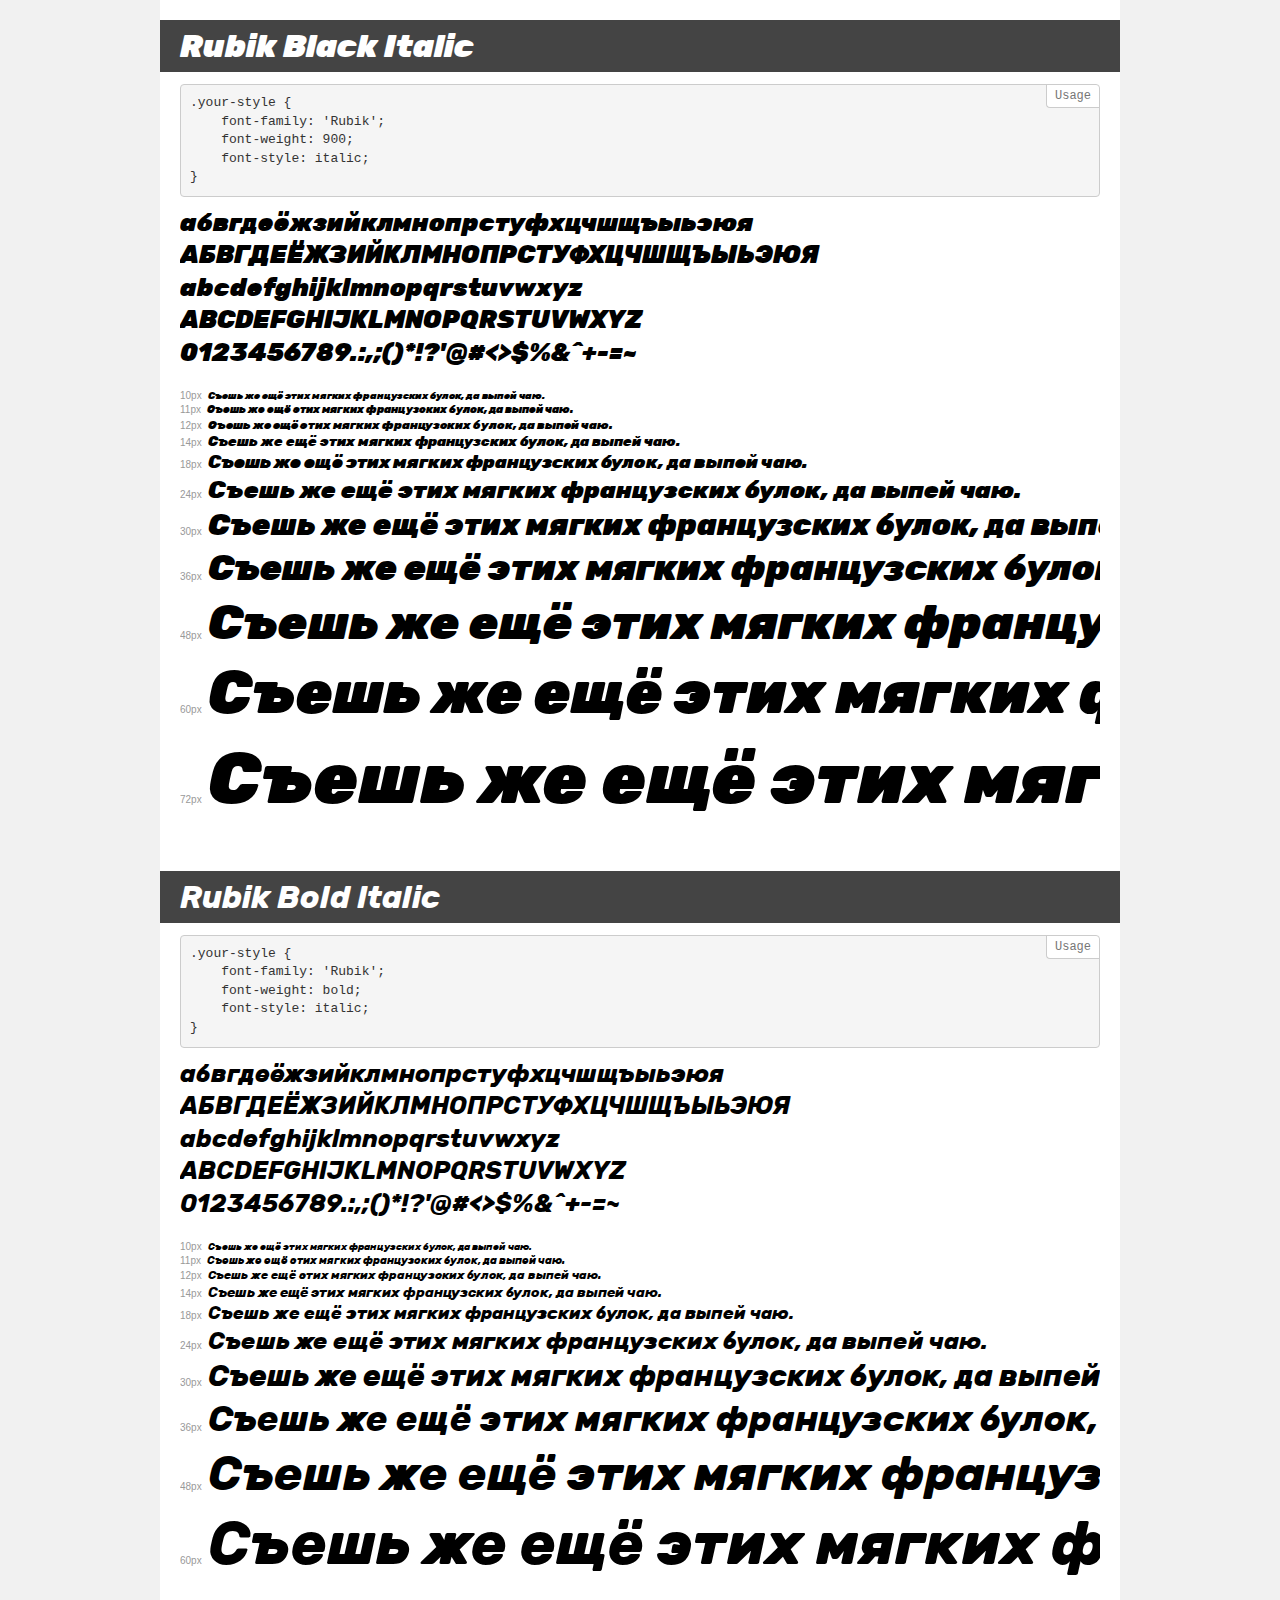
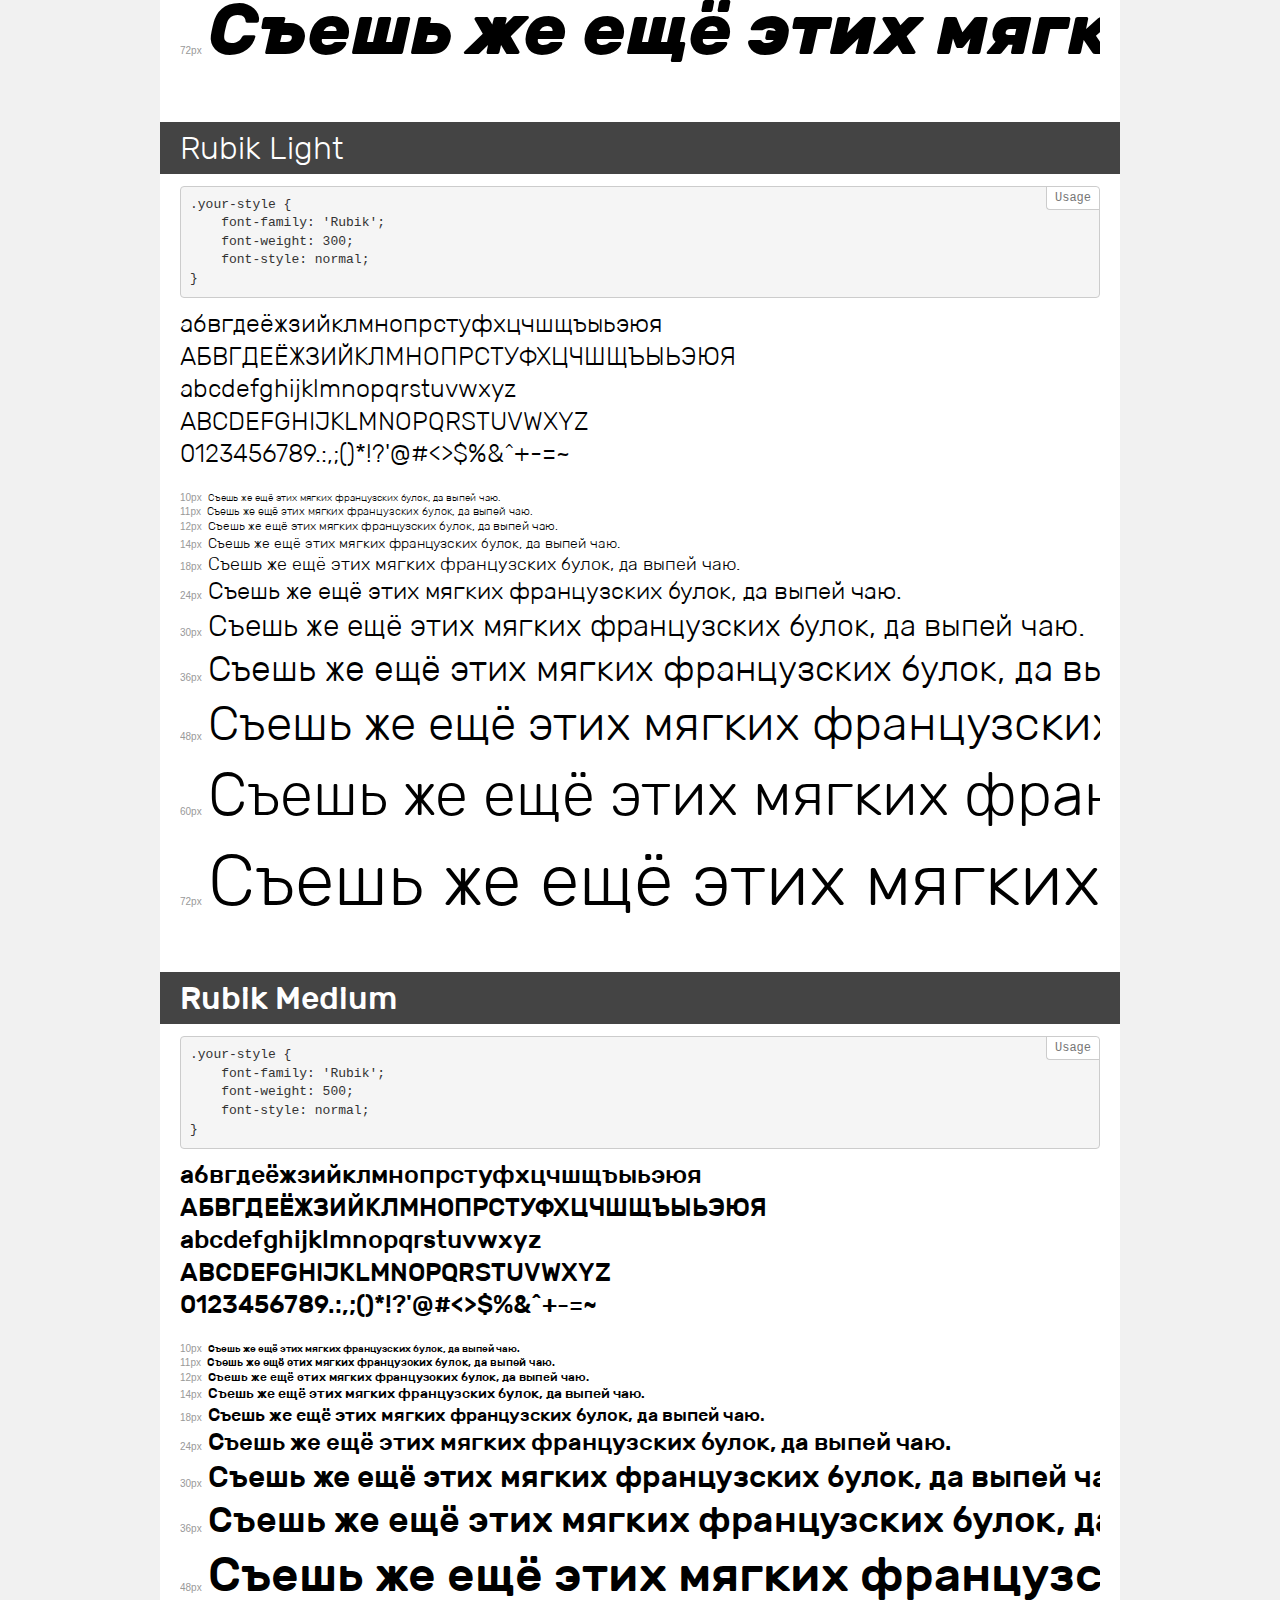
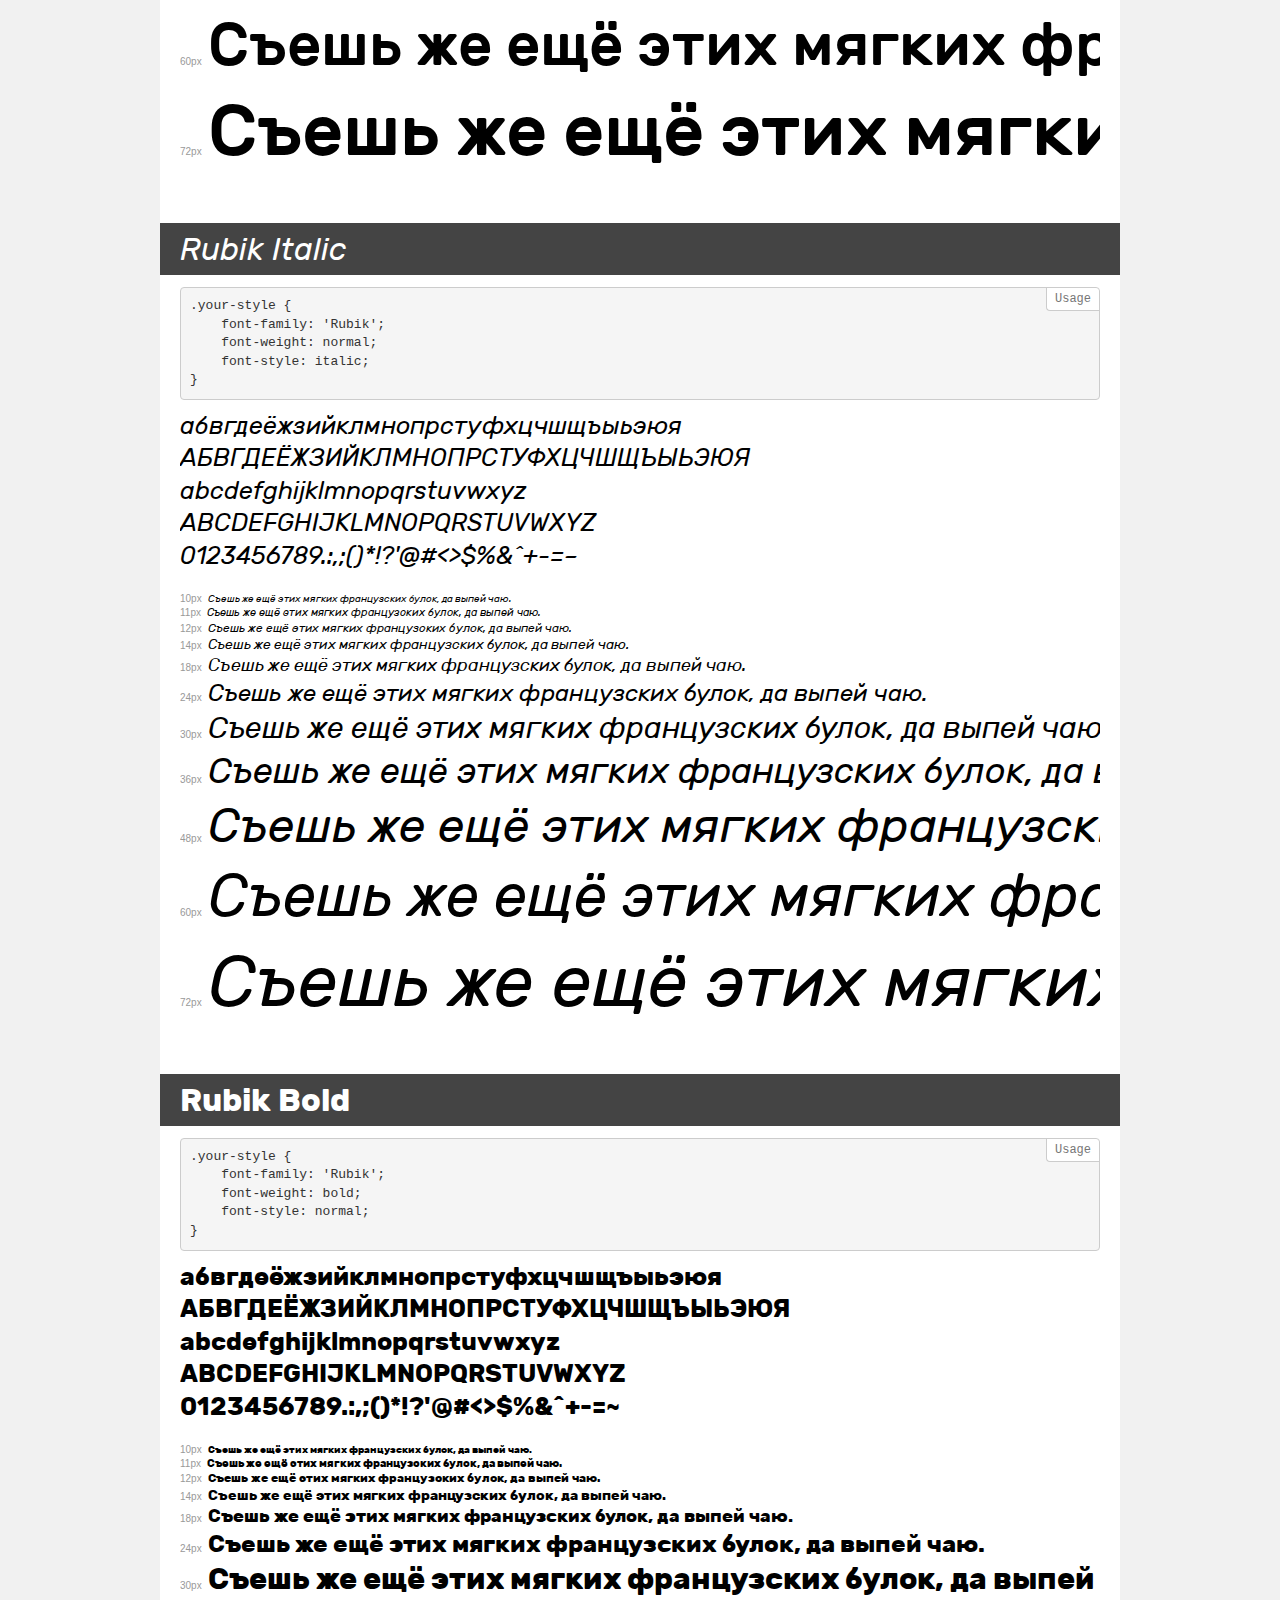
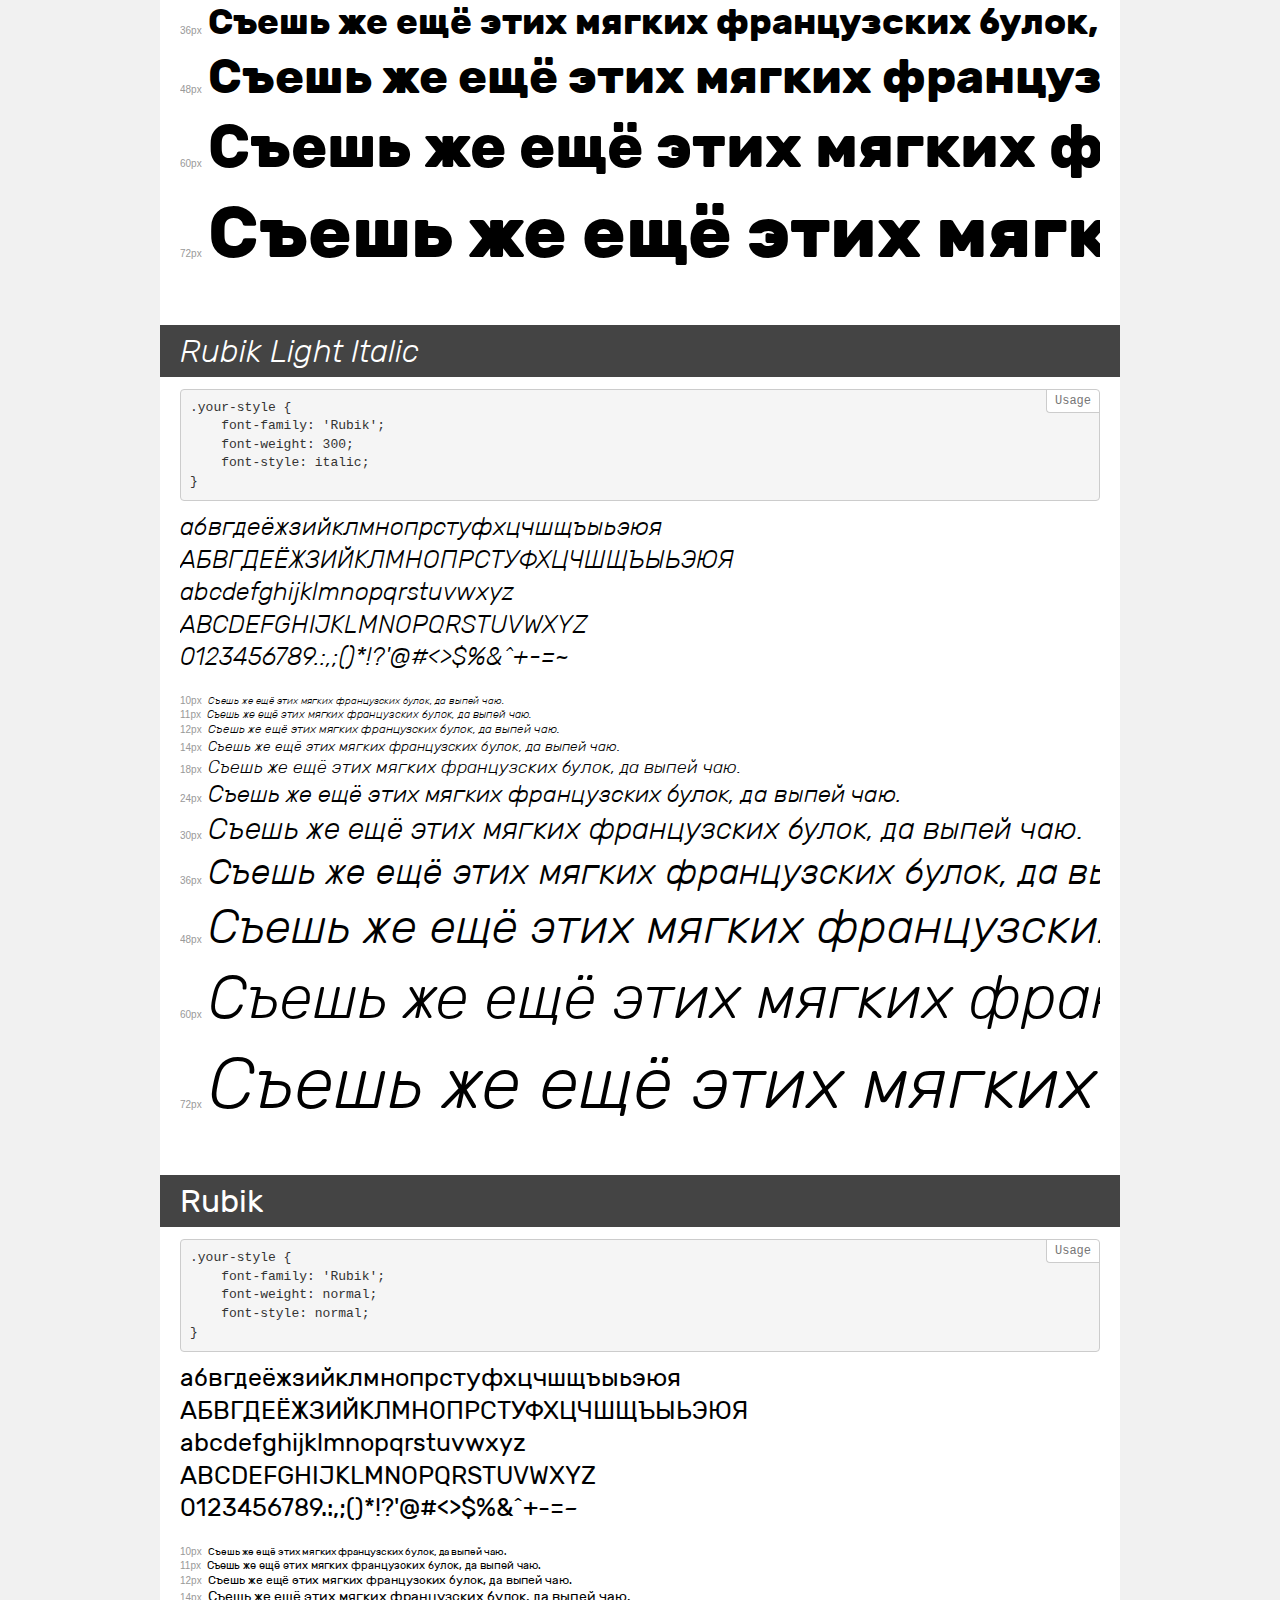
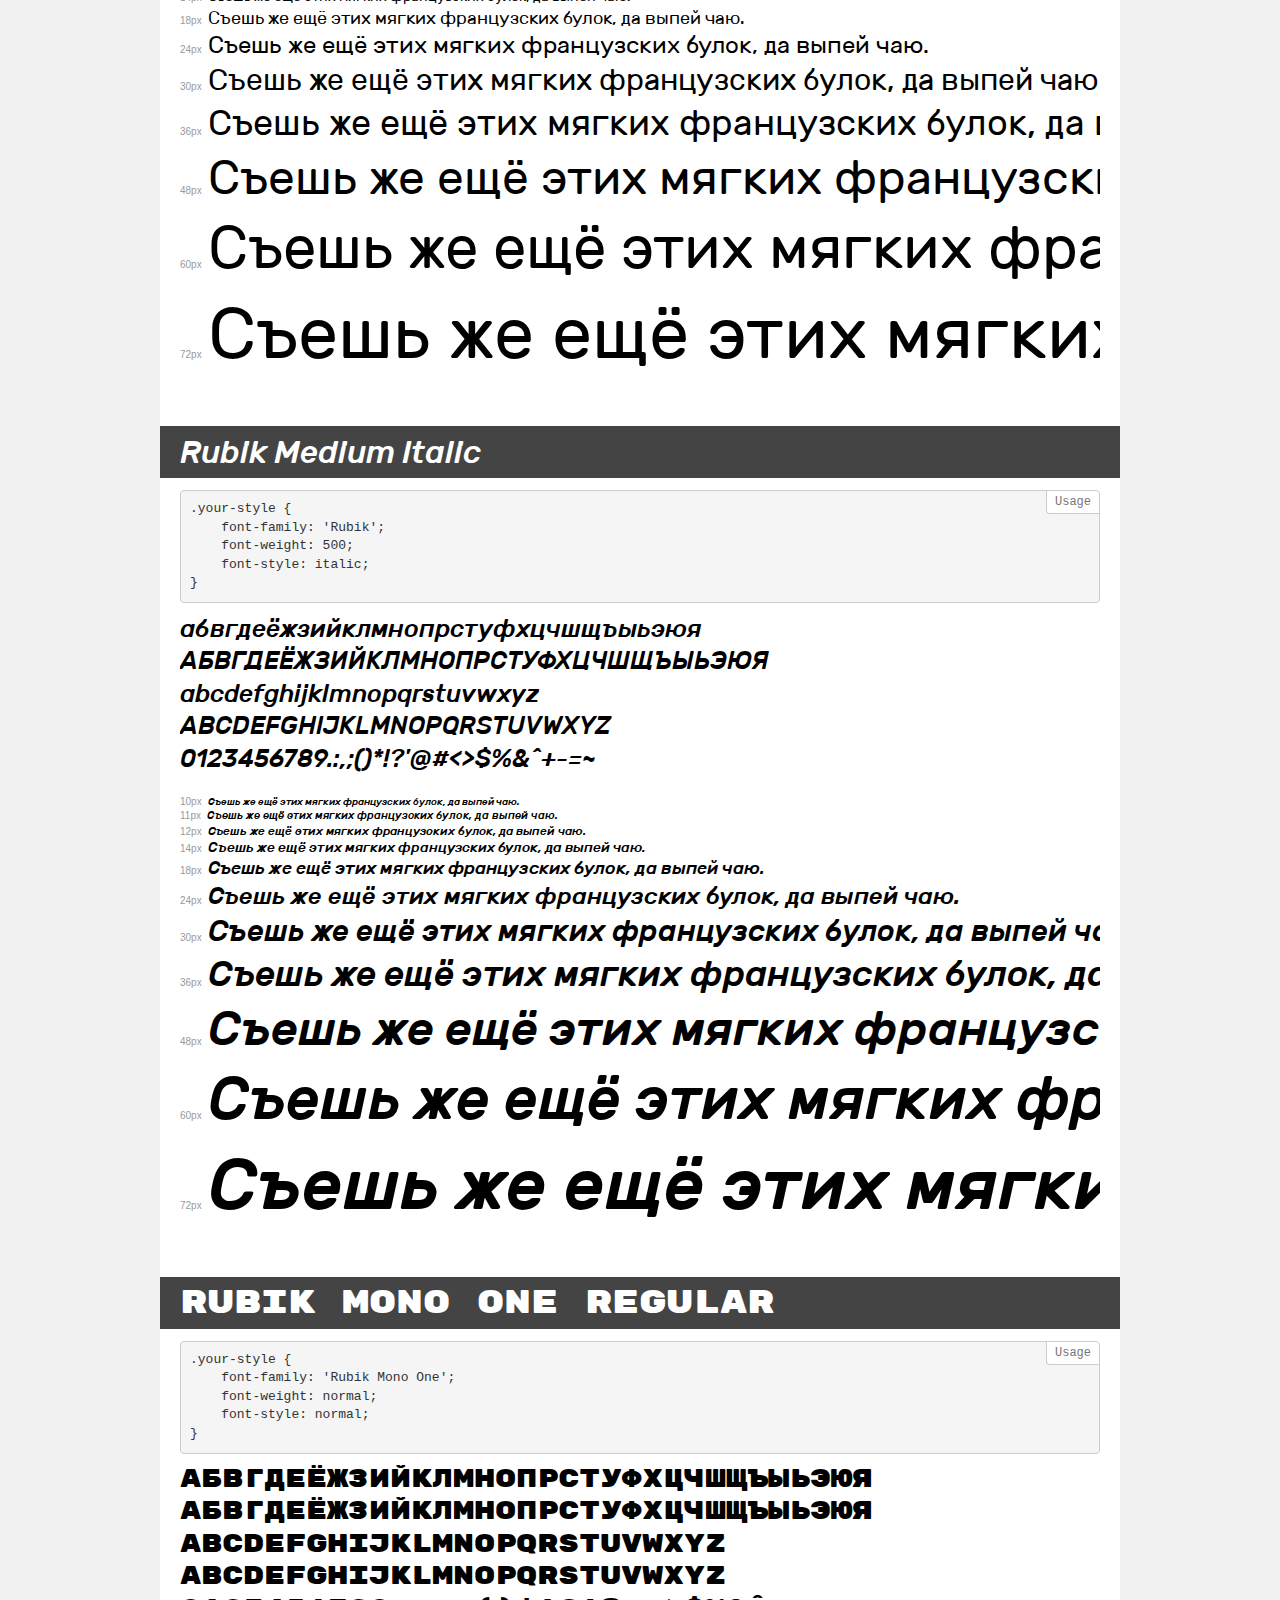
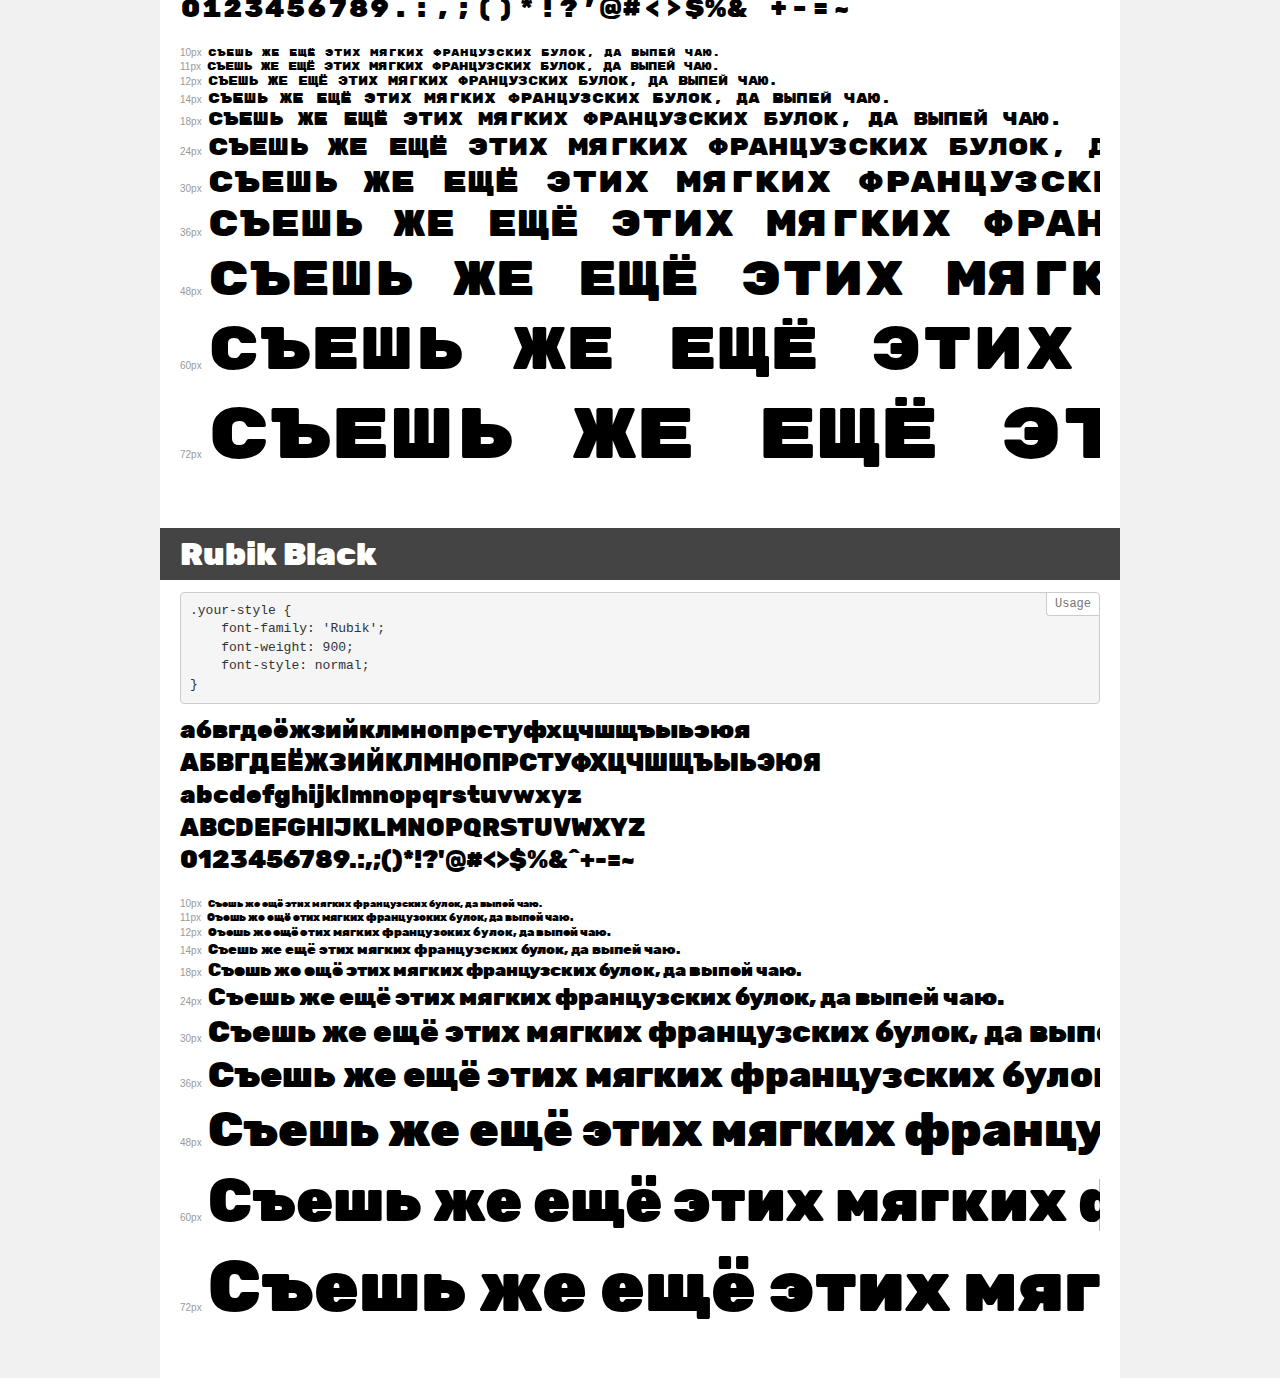
<file: fonts/Rubik/demo.html>
<!DOCTYPE html>
<html>
<head>
	<meta charset="utf-8">
	<meta http-equiv="X-UA-Compatible" content="IE=edge">
	<meta name="viewport" content="width=device-width, initial-scale=1">
	<meta name="robots" content="noindex, noarchive">
	<title>Transfonter demo</title>
	<link href="stylesheet.css" rel="stylesheet">
	<style>
		/*
		http://meyerweb.com/eric/tools/css/reset/
		v2.0 | 20110126
		License: none (public domain)
		*/
		html, body, div, span, applet, object, iframe,
		h1, h2, h3, h4, h5, h6, p, blockquote, pre,
		a, abbr, acronym, address, big, cite, code,
		del, dfn, em, img, ins, kbd, q, s, samp,
		small, strike, strong, sub, sup, tt, var,
		b, u, i, center,
		dl, dt, dd, ol, ul, li,
		fieldset, form, label, legend,
		table, caption, tbody, tfoot, thead, tr, th, td,
		article, aside, canvas, details, embed,
		figure, figcaption, footer, header, hgroup,
		menu, nav, output, ruby, section, summary,
		time, mark, audio, video {
			margin: 0;
			padding: 0;
			border: 0;
			font-size: 100%;
			font: inherit;
			vertical-align: baseline;
		}
		/* HTML5 display-role reset for older browsers */
		article, aside, details, figcaption, figure,
		footer, header, hgroup, menu, nav, section {
			display: block;
		}
		body {
			line-height: 1;
		}
		ol, ul {
			list-style: none;
		}
		blockquote, q {
			quotes: none;
		}
		blockquote:before, blockquote:after,
		q:before, q:after {
			content: '';
			content: none;
		}
		table {
			border-collapse: collapse;
			border-spacing: 0;
		}
		/* common styles */
		body {
			background: #f1f1f1;
			color: #000;
		}
		.page {
			background: #fff;
			width: 920px;
			margin: 0 auto;
			padding: 20px 20px 0 20px;
			overflow: hidden;
		}
		.font-container {
			overflow-x: auto;
			overflow-y: hidden;
			margin-bottom: 40px;
			line-height: 1.3;
			white-space: nowrap;
			padding-bottom: 5px;
		}
		h1 {
			position: relative;
			background: #444;
			font-size: 32px;
			color: #fff;
			padding: 10px 20px;
			margin: 0 -20px 12px -20px;
		}
		.letters {
			font-size: 25px;
			margin-bottom: 20px;
		}
		.s10:before {
			content: '10px';
		}
		.s11:before {
			content: '11px';
		}
		.s12:before {
			content: '12px';
		}
		.s14:before {
			content: '14px';
		}
		.s18:before {
			content: '18px';
		}
		.s24:before {
			content: '24px';
		}
		.s30:before {
			content: '30px';
		}
		.s36:before {
			content: '36px';
		}
		.s48:before {
			content: '48px';
		}
		.s60:before {
			content: '60px';
		}
		.s72:before {
			content: '72px';
		}
		.s10:before, .s11:before, .s12:before, .s14:before,
		.s18:before, .s24:before, .s30:before, .s36:before,
		.s48:before, .s60:before, .s72:before {
			font-family: Arial, sans-serif;
			font-size: 10px;
			font-weight: normal;
			font-style: normal;
			color: #999;
			padding-right: 6px;
		}
		pre {
			display: block;
			position: relative;
			padding: 9px;
			margin: 0 0 10px;
			font-family: Monaco, Menlo, Consolas, "Courier New", monospace !important;
			font-size: 13px;
			line-height: 1.428571429;
			color: #333;
			font-weight: normal !important;
			font-style: normal !important;
			background-color: #f5f5f5;
			border: 1px solid #ccc;
			overflow-x: auto;
			border-radius: 4px;
		}
		pre:after {
			display: block;
			position: absolute;
			right: 0;
			top: 0;
			content: 'Usage';
			line-height: 1;
			padding: 5px 8px;
			font-size: 12px;
			color: #767676;
			background-color: #fff;
			border: 1px solid #ccc;
			border-right: none;
			border-top: none;
			border-radius: 0 4px 0 4px;
			z-index: 10;
		}
		/* responsive */
		@media (max-width: 959px) {
			.page {
				width: auto;
				margin: 0;
			}
		}
	</style>
</head>
<body>
<div class="page">
	<div class="demo" style="font-family: 'Rubik'; font-weight: 900; font-style: italic;">
		<h1>Rubik Black Italic</h1>
		<pre>.your-style {
    font-family: 'Rubik';
    font-weight: 900;
    font-style: italic;
}</pre>
		<div class="font-container">
			<p class="letters">
				абвгдеёжзийклмнопрстуфхцчшщъыьэюя <br />
				АБВГДЕЁЖЗИЙКЛМНОПРСТУФХЦЧШЩЪЫЬЭЮЯ <br />
				abcdefghijklmnopqrstuvwxyz <br />
				ABCDEFGHIJKLMNOPQRSTUVWXYZ <br />				0123456789.:,;()*!?'@#<>$%&^+-=~
			</p>
			<p class="s10" style="font-size: 10px;">Съешь же ещё этих мягких французских булок, да выпей чаю.</p>
			<p class="s11" style="font-size: 11px;">Съешь же ещё этих мягких французских булок, да выпей чаю.</p>
			<p class="s12" style="font-size: 12px;">Съешь же ещё этих мягких французских булок, да выпей чаю.</p>
			<p class="s14" style="font-size: 14px;">Съешь же ещё этих мягких французских булок, да выпей чаю.</p>
			<p class="s18" style="font-size: 18px;">Съешь же ещё этих мягких французских булок, да выпей чаю.</p>
			<p class="s24" style="font-size: 24px;">Съешь же ещё этих мягких французских булок, да выпей чаю.</p>
			<p class="s30" style="font-size: 30px;">Съешь же ещё этих мягких французских булок, да выпей чаю.</p>
			<p class="s36" style="font-size: 36px;">Съешь же ещё этих мягких французских булок, да выпей чаю.</p>
			<p class="s48" style="font-size: 48px;">Съешь же ещё этих мягких французских булок, да выпей чаю.</p>
			<p class="s60" style="font-size: 60px;">Съешь же ещё этих мягких французских булок, да выпей чаю.</p>
			<p class="s72" style="font-size: 72px;">Съешь же ещё этих мягких французских булок, да выпей чаю.</p>
		</div>
	</div>
	<div class="demo" style="font-family: 'Rubik'; font-weight: bold; font-style: italic;">
		<h1>Rubik Bold Italic</h1>
		<pre>.your-style {
    font-family: 'Rubik';
    font-weight: bold;
    font-style: italic;
}</pre>
		<div class="font-container">
			<p class="letters">
				абвгдеёжзийклмнопрстуфхцчшщъыьэюя <br />
				АБВГДЕЁЖЗИЙКЛМНОПРСТУФХЦЧШЩЪЫЬЭЮЯ <br />
				abcdefghijklmnopqrstuvwxyz <br />
				ABCDEFGHIJKLMNOPQRSTUVWXYZ <br />				0123456789.:,;()*!?'@#<>$%&^+-=~
			</p>
			<p class="s10" style="font-size: 10px;">Съешь же ещё этих мягких французских булок, да выпей чаю.</p>
			<p class="s11" style="font-size: 11px;">Съешь же ещё этих мягких французских булок, да выпей чаю.</p>
			<p class="s12" style="font-size: 12px;">Съешь же ещё этих мягких французских булок, да выпей чаю.</p>
			<p class="s14" style="font-size: 14px;">Съешь же ещё этих мягких французских булок, да выпей чаю.</p>
			<p class="s18" style="font-size: 18px;">Съешь же ещё этих мягких французских булок, да выпей чаю.</p>
			<p class="s24" style="font-size: 24px;">Съешь же ещё этих мягких французских булок, да выпей чаю.</p>
			<p class="s30" style="font-size: 30px;">Съешь же ещё этих мягких французских булок, да выпей чаю.</p>
			<p class="s36" style="font-size: 36px;">Съешь же ещё этих мягких французских булок, да выпей чаю.</p>
			<p class="s48" style="font-size: 48px;">Съешь же ещё этих мягких французских булок, да выпей чаю.</p>
			<p class="s60" style="font-size: 60px;">Съешь же ещё этих мягких французских булок, да выпей чаю.</p>
			<p class="s72" style="font-size: 72px;">Съешь же ещё этих мягких французских булок, да выпей чаю.</p>
		</div>
	</div>
	<div class="demo" style="font-family: 'Rubik'; font-weight: 300; font-style: normal;">
		<h1>Rubik Light</h1>
		<pre>.your-style {
    font-family: 'Rubik';
    font-weight: 300;
    font-style: normal;
}</pre>
		<div class="font-container">
			<p class="letters">
				абвгдеёжзийклмнопрстуфхцчшщъыьэюя <br />
				АБВГДЕЁЖЗИЙКЛМНОПРСТУФХЦЧШЩЪЫЬЭЮЯ <br />
				abcdefghijklmnopqrstuvwxyz <br />
				ABCDEFGHIJKLMNOPQRSTUVWXYZ <br />				0123456789.:,;()*!?'@#<>$%&^+-=~
			</p>
			<p class="s10" style="font-size: 10px;">Съешь же ещё этих мягких французских булок, да выпей чаю.</p>
			<p class="s11" style="font-size: 11px;">Съешь же ещё этих мягких французских булок, да выпей чаю.</p>
			<p class="s12" style="font-size: 12px;">Съешь же ещё этих мягких французских булок, да выпей чаю.</p>
			<p class="s14" style="font-size: 14px;">Съешь же ещё этих мягких французских булок, да выпей чаю.</p>
			<p class="s18" style="font-size: 18px;">Съешь же ещё этих мягких французских булок, да выпей чаю.</p>
			<p class="s24" style="font-size: 24px;">Съешь же ещё этих мягких французских булок, да выпей чаю.</p>
			<p class="s30" style="font-size: 30px;">Съешь же ещё этих мягких французских булок, да выпей чаю.</p>
			<p class="s36" style="font-size: 36px;">Съешь же ещё этих мягких французских булок, да выпей чаю.</p>
			<p class="s48" style="font-size: 48px;">Съешь же ещё этих мягких французских булок, да выпей чаю.</p>
			<p class="s60" style="font-size: 60px;">Съешь же ещё этих мягких французских булок, да выпей чаю.</p>
			<p class="s72" style="font-size: 72px;">Съешь же ещё этих мягких французских булок, да выпей чаю.</p>
		</div>
	</div>
	<div class="demo" style="font-family: 'Rubik'; font-weight: 500; font-style: normal;">
		<h1>Rubik Medium</h1>
		<pre>.your-style {
    font-family: 'Rubik';
    font-weight: 500;
    font-style: normal;
}</pre>
		<div class="font-container">
			<p class="letters">
				абвгдеёжзийклмнопрстуфхцчшщъыьэюя <br />
				АБВГДЕЁЖЗИЙКЛМНОПРСТУФХЦЧШЩЪЫЬЭЮЯ <br />
				abcdefghijklmnopqrstuvwxyz <br />
				ABCDEFGHIJKLMNOPQRSTUVWXYZ <br />				0123456789.:,;()*!?'@#<>$%&^+-=~
			</p>
			<p class="s10" style="font-size: 10px;">Съешь же ещё этих мягких французских булок, да выпей чаю.</p>
			<p class="s11" style="font-size: 11px;">Съешь же ещё этих мягких французских булок, да выпей чаю.</p>
			<p class="s12" style="font-size: 12px;">Съешь же ещё этих мягких французских булок, да выпей чаю.</p>
			<p class="s14" style="font-size: 14px;">Съешь же ещё этих мягких французских булок, да выпей чаю.</p>
			<p class="s18" style="font-size: 18px;">Съешь же ещё этих мягких французских булок, да выпей чаю.</p>
			<p class="s24" style="font-size: 24px;">Съешь же ещё этих мягких французских булок, да выпей чаю.</p>
			<p class="s30" style="font-size: 30px;">Съешь же ещё этих мягких французских булок, да выпей чаю.</p>
			<p class="s36" style="font-size: 36px;">Съешь же ещё этих мягких французских булок, да выпей чаю.</p>
			<p class="s48" style="font-size: 48px;">Съешь же ещё этих мягких французских булок, да выпей чаю.</p>
			<p class="s60" style="font-size: 60px;">Съешь же ещё этих мягких французских булок, да выпей чаю.</p>
			<p class="s72" style="font-size: 72px;">Съешь же ещё этих мягких французских булок, да выпей чаю.</p>
		</div>
	</div>
	<div class="demo" style="font-family: 'Rubik'; font-weight: normal; font-style: italic;">
		<h1>Rubik Italic</h1>
		<pre>.your-style {
    font-family: 'Rubik';
    font-weight: normal;
    font-style: italic;
}</pre>
		<div class="font-container">
			<p class="letters">
				абвгдеёжзийклмнопрстуфхцчшщъыьэюя <br />
				АБВГДЕЁЖЗИЙКЛМНОПРСТУФХЦЧШЩЪЫЬЭЮЯ <br />
				abcdefghijklmnopqrstuvwxyz <br />
				ABCDEFGHIJKLMNOPQRSTUVWXYZ <br />				0123456789.:,;()*!?'@#<>$%&^+-=~
			</p>
			<p class="s10" style="font-size: 10px;">Съешь же ещё этих мягких французских булок, да выпей чаю.</p>
			<p class="s11" style="font-size: 11px;">Съешь же ещё этих мягких французских булок, да выпей чаю.</p>
			<p class="s12" style="font-size: 12px;">Съешь же ещё этих мягких французских булок, да выпей чаю.</p>
			<p class="s14" style="font-size: 14px;">Съешь же ещё этих мягких французских булок, да выпей чаю.</p>
			<p class="s18" style="font-size: 18px;">Съешь же ещё этих мягких французских булок, да выпей чаю.</p>
			<p class="s24" style="font-size: 24px;">Съешь же ещё этих мягких французских булок, да выпей чаю.</p>
			<p class="s30" style="font-size: 30px;">Съешь же ещё этих мягких французских булок, да выпей чаю.</p>
			<p class="s36" style="font-size: 36px;">Съешь же ещё этих мягких французских булок, да выпей чаю.</p>
			<p class="s48" style="font-size: 48px;">Съешь же ещё этих мягких французских булок, да выпей чаю.</p>
			<p class="s60" style="font-size: 60px;">Съешь же ещё этих мягких французских булок, да выпей чаю.</p>
			<p class="s72" style="font-size: 72px;">Съешь же ещё этих мягких французских булок, да выпей чаю.</p>
		</div>
	</div>
	<div class="demo" style="font-family: 'Rubik'; font-weight: bold; font-style: normal;">
		<h1>Rubik Bold</h1>
		<pre>.your-style {
    font-family: 'Rubik';
    font-weight: bold;
    font-style: normal;
}</pre>
		<div class="font-container">
			<p class="letters">
				абвгдеёжзийклмнопрстуфхцчшщъыьэюя <br />
				АБВГДЕЁЖЗИЙКЛМНОПРСТУФХЦЧШЩЪЫЬЭЮЯ <br />
				abcdefghijklmnopqrstuvwxyz <br />
				ABCDEFGHIJKLMNOPQRSTUVWXYZ <br />				0123456789.:,;()*!?'@#<>$%&^+-=~
			</p>
			<p class="s10" style="font-size: 10px;">Съешь же ещё этих мягких французских булок, да выпей чаю.</p>
			<p class="s11" style="font-size: 11px;">Съешь же ещё этих мягких французских булок, да выпей чаю.</p>
			<p class="s12" style="font-size: 12px;">Съешь же ещё этих мягких французских булок, да выпей чаю.</p>
			<p class="s14" style="font-size: 14px;">Съешь же ещё этих мягких французских булок, да выпей чаю.</p>
			<p class="s18" style="font-size: 18px;">Съешь же ещё этих мягких французских булок, да выпей чаю.</p>
			<p class="s24" style="font-size: 24px;">Съешь же ещё этих мягких французских булок, да выпей чаю.</p>
			<p class="s30" style="font-size: 30px;">Съешь же ещё этих мягких французских булок, да выпей чаю.</p>
			<p class="s36" style="font-size: 36px;">Съешь же ещё этих мягких французских булок, да выпей чаю.</p>
			<p class="s48" style="font-size: 48px;">Съешь же ещё этих мягких французских булок, да выпей чаю.</p>
			<p class="s60" style="font-size: 60px;">Съешь же ещё этих мягких французских булок, да выпей чаю.</p>
			<p class="s72" style="font-size: 72px;">Съешь же ещё этих мягких французских булок, да выпей чаю.</p>
		</div>
	</div>
	<div class="demo" style="font-family: 'Rubik'; font-weight: 300; font-style: italic;">
		<h1>Rubik Light Italic</h1>
		<pre>.your-style {
    font-family: 'Rubik';
    font-weight: 300;
    font-style: italic;
}</pre>
		<div class="font-container">
			<p class="letters">
				абвгдеёжзийклмнопрстуфхцчшщъыьэюя <br />
				АБВГДЕЁЖЗИЙКЛМНОПРСТУФХЦЧШЩЪЫЬЭЮЯ <br />
				abcdefghijklmnopqrstuvwxyz <br />
				ABCDEFGHIJKLMNOPQRSTUVWXYZ <br />				0123456789.:,;()*!?'@#<>$%&^+-=~
			</p>
			<p class="s10" style="font-size: 10px;">Съешь же ещё этих мягких французских булок, да выпей чаю.</p>
			<p class="s11" style="font-size: 11px;">Съешь же ещё этих мягких французских булок, да выпей чаю.</p>
			<p class="s12" style="font-size: 12px;">Съешь же ещё этих мягких французских булок, да выпей чаю.</p>
			<p class="s14" style="font-size: 14px;">Съешь же ещё этих мягких французских булок, да выпей чаю.</p>
			<p class="s18" style="font-size: 18px;">Съешь же ещё этих мягких французских булок, да выпей чаю.</p>
			<p class="s24" style="font-size: 24px;">Съешь же ещё этих мягких французских булок, да выпей чаю.</p>
			<p class="s30" style="font-size: 30px;">Съешь же ещё этих мягких французских булок, да выпей чаю.</p>
			<p class="s36" style="font-size: 36px;">Съешь же ещё этих мягких французских булок, да выпей чаю.</p>
			<p class="s48" style="font-size: 48px;">Съешь же ещё этих мягких французских булок, да выпей чаю.</p>
			<p class="s60" style="font-size: 60px;">Съешь же ещё этих мягких французских булок, да выпей чаю.</p>
			<p class="s72" style="font-size: 72px;">Съешь же ещё этих мягких французских булок, да выпей чаю.</p>
		</div>
	</div>
	<div class="demo" style="font-family: 'Rubik'; font-weight: normal; font-style: normal;">
		<h1>Rubik</h1>
		<pre>.your-style {
    font-family: 'Rubik';
    font-weight: normal;
    font-style: normal;
}</pre>
		<div class="font-container">
			<p class="letters">
				абвгдеёжзийклмнопрстуфхцчшщъыьэюя <br />
				АБВГДЕЁЖЗИЙКЛМНОПРСТУФХЦЧШЩЪЫЬЭЮЯ <br />
				abcdefghijklmnopqrstuvwxyz <br />
				ABCDEFGHIJKLMNOPQRSTUVWXYZ <br />				0123456789.:,;()*!?'@#<>$%&^+-=~
			</p>
			<p class="s10" style="font-size: 10px;">Съешь же ещё этих мягких французских булок, да выпей чаю.</p>
			<p class="s11" style="font-size: 11px;">Съешь же ещё этих мягких французских булок, да выпей чаю.</p>
			<p class="s12" style="font-size: 12px;">Съешь же ещё этих мягких французских булок, да выпей чаю.</p>
			<p class="s14" style="font-size: 14px;">Съешь же ещё этих мягких французских булок, да выпей чаю.</p>
			<p class="s18" style="font-size: 18px;">Съешь же ещё этих мягких французских булок, да выпей чаю.</p>
			<p class="s24" style="font-size: 24px;">Съешь же ещё этих мягких французских булок, да выпей чаю.</p>
			<p class="s30" style="font-size: 30px;">Съешь же ещё этих мягких французских булок, да выпей чаю.</p>
			<p class="s36" style="font-size: 36px;">Съешь же ещё этих мягких французских булок, да выпей чаю.</p>
			<p class="s48" style="font-size: 48px;">Съешь же ещё этих мягких французских булок, да выпей чаю.</p>
			<p class="s60" style="font-size: 60px;">Съешь же ещё этих мягких французских булок, да выпей чаю.</p>
			<p class="s72" style="font-size: 72px;">Съешь же ещё этих мягких французских булок, да выпей чаю.</p>
		</div>
	</div>
	<div class="demo" style="font-family: 'Rubik'; font-weight: 500; font-style: italic;">
		<h1>Rubik Medium Italic</h1>
		<pre>.your-style {
    font-family: 'Rubik';
    font-weight: 500;
    font-style: italic;
}</pre>
		<div class="font-container">
			<p class="letters">
				абвгдеёжзийклмнопрстуфхцчшщъыьэюя <br />
				АБВГДЕЁЖЗИЙКЛМНОПРСТУФХЦЧШЩЪЫЬЭЮЯ <br />
				abcdefghijklmnopqrstuvwxyz <br />
				ABCDEFGHIJKLMNOPQRSTUVWXYZ <br />				0123456789.:,;()*!?'@#<>$%&^+-=~
			</p>
			<p class="s10" style="font-size: 10px;">Съешь же ещё этих мягких французских булок, да выпей чаю.</p>
			<p class="s11" style="font-size: 11px;">Съешь же ещё этих мягких французских булок, да выпей чаю.</p>
			<p class="s12" style="font-size: 12px;">Съешь же ещё этих мягких французских булок, да выпей чаю.</p>
			<p class="s14" style="font-size: 14px;">Съешь же ещё этих мягких французских булок, да выпей чаю.</p>
			<p class="s18" style="font-size: 18px;">Съешь же ещё этих мягких французских булок, да выпей чаю.</p>
			<p class="s24" style="font-size: 24px;">Съешь же ещё этих мягких французских булок, да выпей чаю.</p>
			<p class="s30" style="font-size: 30px;">Съешь же ещё этих мягких французских булок, да выпей чаю.</p>
			<p class="s36" style="font-size: 36px;">Съешь же ещё этих мягких французских булок, да выпей чаю.</p>
			<p class="s48" style="font-size: 48px;">Съешь же ещё этих мягких французских булок, да выпей чаю.</p>
			<p class="s60" style="font-size: 60px;">Съешь же ещё этих мягких французских булок, да выпей чаю.</p>
			<p class="s72" style="font-size: 72px;">Съешь же ещё этих мягких французских булок, да выпей чаю.</p>
		</div>
	</div>
	<div class="demo" style="font-family: 'Rubik Mono One'; font-weight: normal; font-style: normal;">
		<h1>Rubik Mono One Regular</h1>
		<pre>.your-style {
    font-family: 'Rubik Mono One';
    font-weight: normal;
    font-style: normal;
}</pre>
		<div class="font-container">
			<p class="letters">
				абвгдеёжзийклмнопрстуфхцчшщъыьэюя <br />
				АБВГДЕЁЖЗИЙКЛМНОПРСТУФХЦЧШЩЪЫЬЭЮЯ <br />
				abcdefghijklmnopqrstuvwxyz <br />
				ABCDEFGHIJKLMNOPQRSTUVWXYZ <br />				0123456789.:,;()*!?'@#<>$%&^+-=~
			</p>
			<p class="s10" style="font-size: 10px;">Съешь же ещё этих мягких французских булок, да выпей чаю.</p>
			<p class="s11" style="font-size: 11px;">Съешь же ещё этих мягких французских булок, да выпей чаю.</p>
			<p class="s12" style="font-size: 12px;">Съешь же ещё этих мягких французских булок, да выпей чаю.</p>
			<p class="s14" style="font-size: 14px;">Съешь же ещё этих мягких французских булок, да выпей чаю.</p>
			<p class="s18" style="font-size: 18px;">Съешь же ещё этих мягких французских булок, да выпей чаю.</p>
			<p class="s24" style="font-size: 24px;">Съешь же ещё этих мягких французских булок, да выпей чаю.</p>
			<p class="s30" style="font-size: 30px;">Съешь же ещё этих мягких французских булок, да выпей чаю.</p>
			<p class="s36" style="font-size: 36px;">Съешь же ещё этих мягких французских булок, да выпей чаю.</p>
			<p class="s48" style="font-size: 48px;">Съешь же ещё этих мягких французских булок, да выпей чаю.</p>
			<p class="s60" style="font-size: 60px;">Съешь же ещё этих мягких французских булок, да выпей чаю.</p>
			<p class="s72" style="font-size: 72px;">Съешь же ещё этих мягких французских булок, да выпей чаю.</p>
		</div>
	</div>
	<div class="demo" style="font-family: 'Rubik'; font-weight: 900; font-style: normal;">
		<h1>Rubik Black</h1>
		<pre>.your-style {
    font-family: 'Rubik';
    font-weight: 900;
    font-style: normal;
}</pre>
		<div class="font-container">
			<p class="letters">
				абвгдеёжзийклмнопрстуфхцчшщъыьэюя <br />
				АБВГДЕЁЖЗИЙКЛМНОПРСТУФХЦЧШЩЪЫЬЭЮЯ <br />
				abcdefghijklmnopqrstuvwxyz <br />
				ABCDEFGHIJKLMNOPQRSTUVWXYZ <br />				0123456789.:,;()*!?'@#<>$%&^+-=~
			</p>
			<p class="s10" style="font-size: 10px;">Съешь же ещё этих мягких французских булок, да выпей чаю.</p>
			<p class="s11" style="font-size: 11px;">Съешь же ещё этих мягких французских булок, да выпей чаю.</p>
			<p class="s12" style="font-size: 12px;">Съешь же ещё этих мягких французских булок, да выпей чаю.</p>
			<p class="s14" style="font-size: 14px;">Съешь же ещё этих мягких французских булок, да выпей чаю.</p>
			<p class="s18" style="font-size: 18px;">Съешь же ещё этих мягких французских булок, да выпей чаю.</p>
			<p class="s24" style="font-size: 24px;">Съешь же ещё этих мягких французских булок, да выпей чаю.</p>
			<p class="s30" style="font-size: 30px;">Съешь же ещё этих мягких французских булок, да выпей чаю.</p>
			<p class="s36" style="font-size: 36px;">Съешь же ещё этих мягких французских булок, да выпей чаю.</p>
			<p class="s48" style="font-size: 48px;">Съешь же ещё этих мягких французских булок, да выпей чаю.</p>
			<p class="s60" style="font-size: 60px;">Съешь же ещё этих мягких французских булок, да выпей чаю.</p>
			<p class="s72" style="font-size: 72px;">Съешь же ещё этих мягких французских булок, да выпей чаю.</p>
		</div>
	</div>
</div>
</body>
</html>
</file>
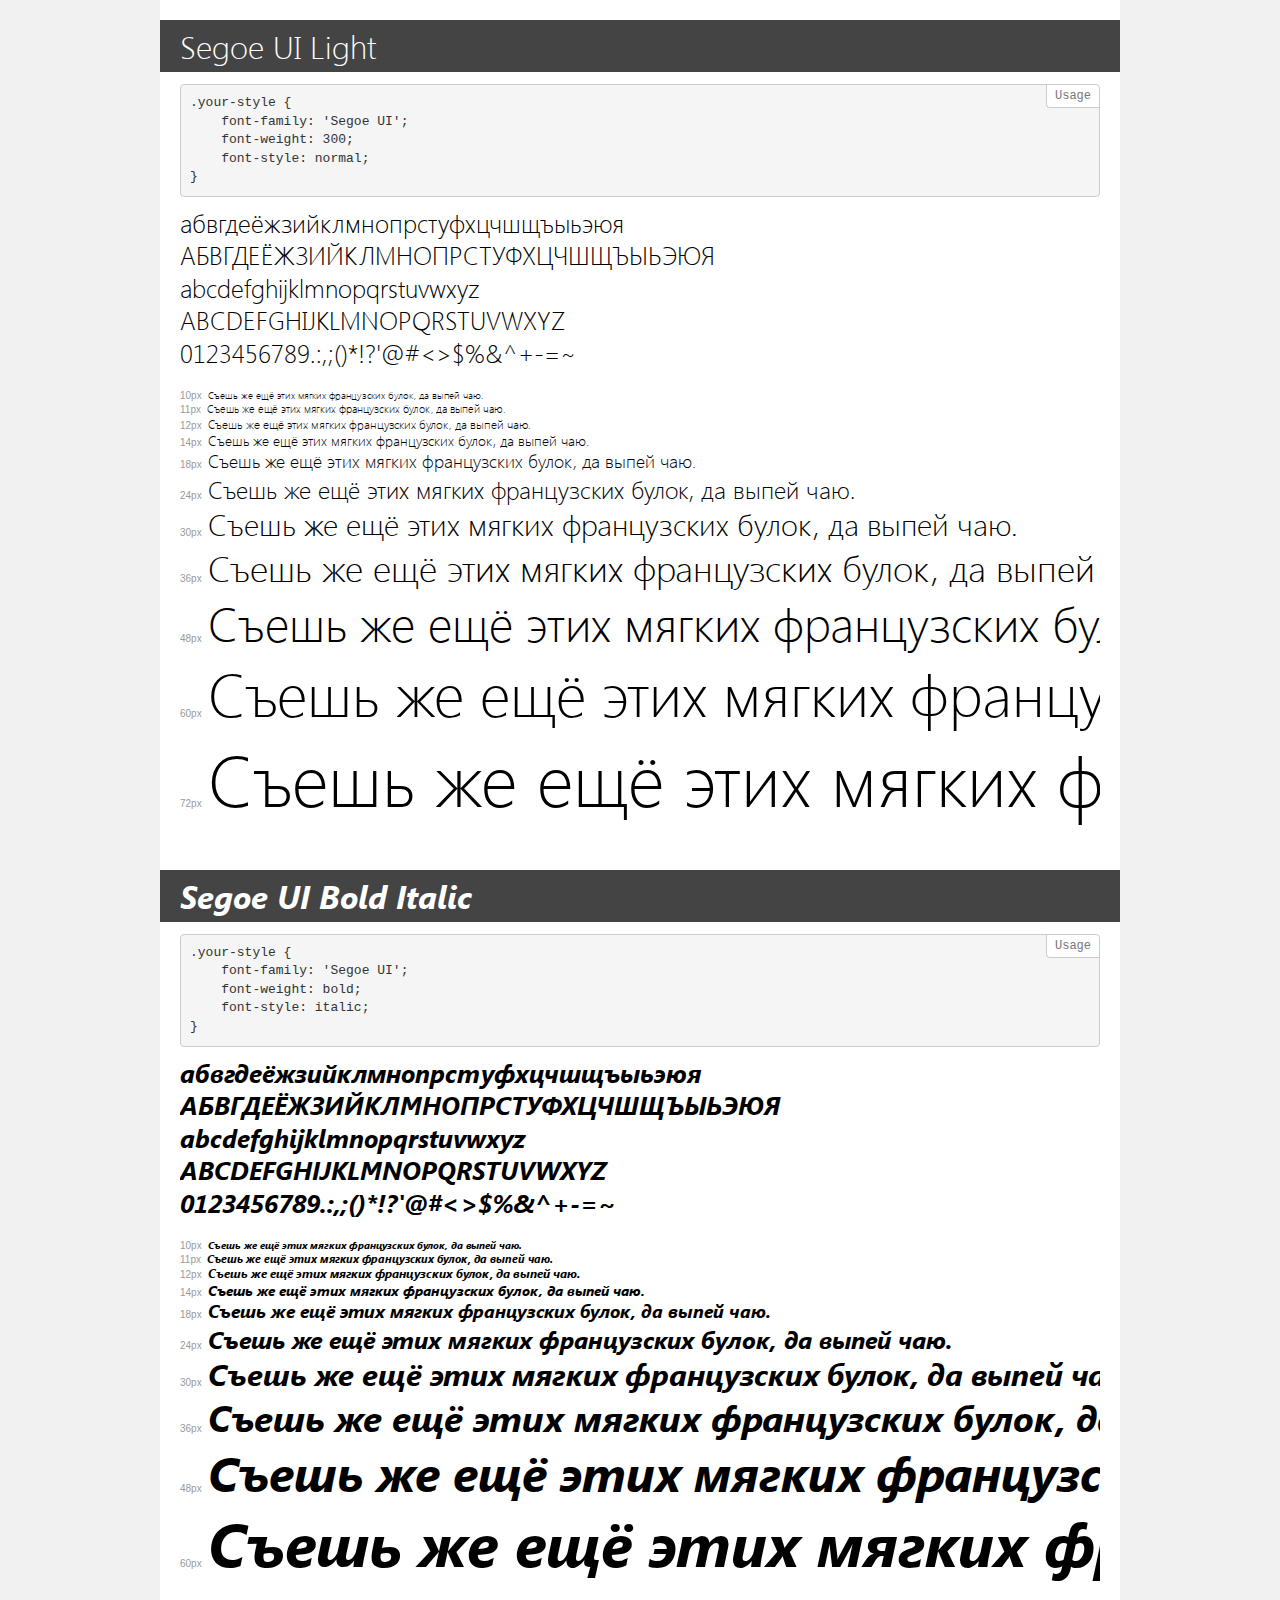
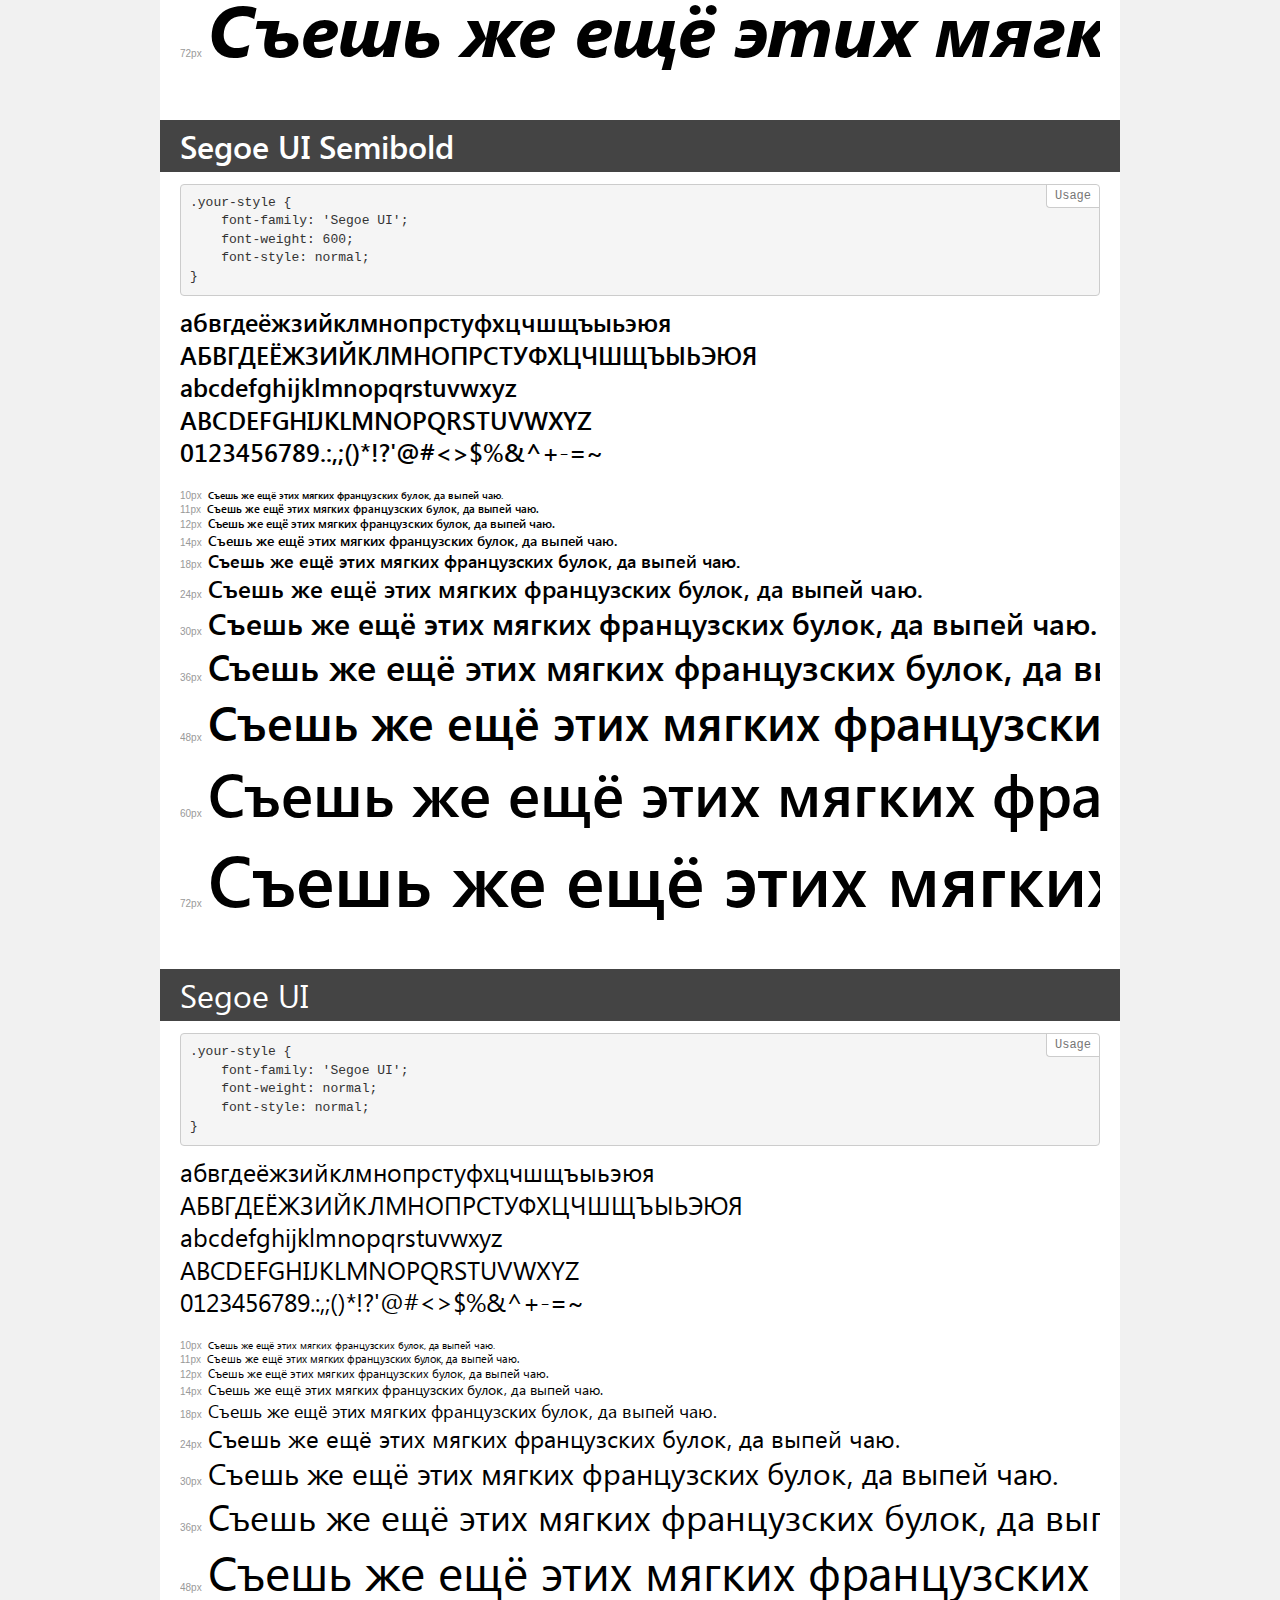
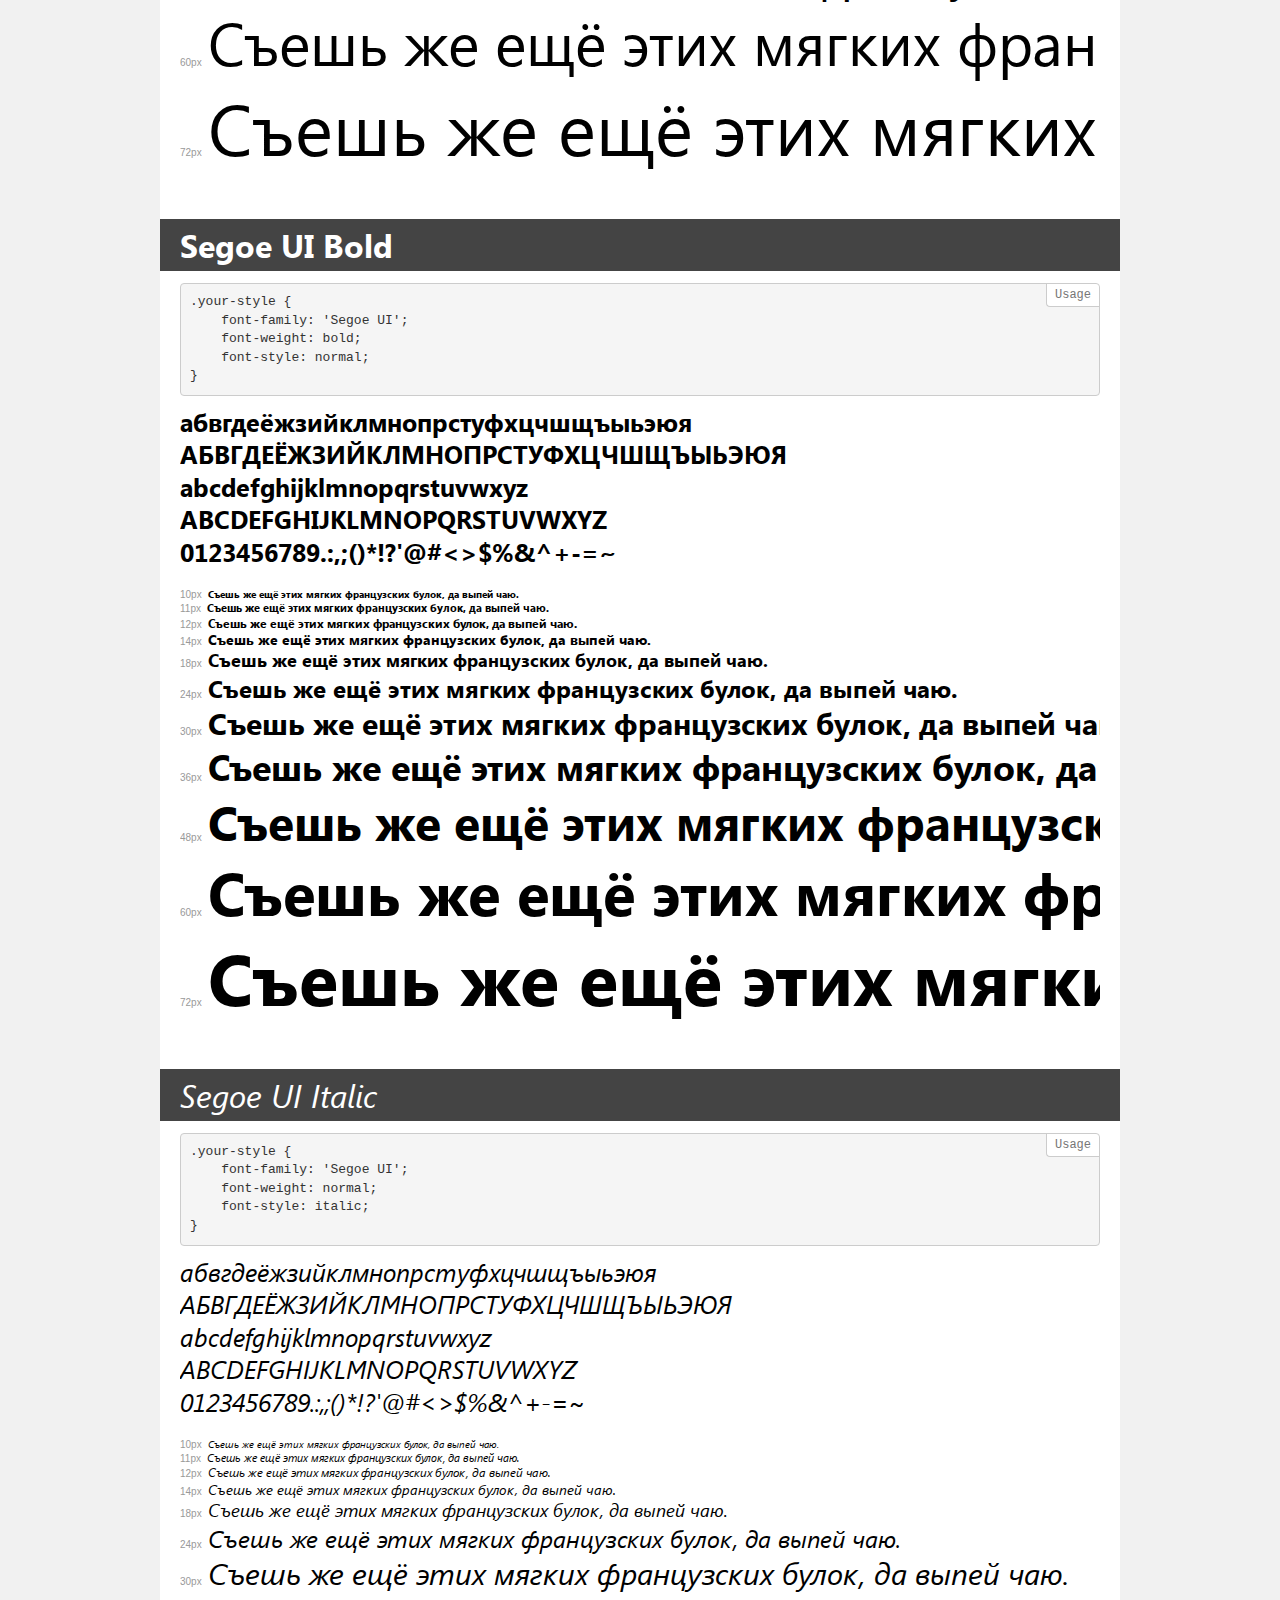
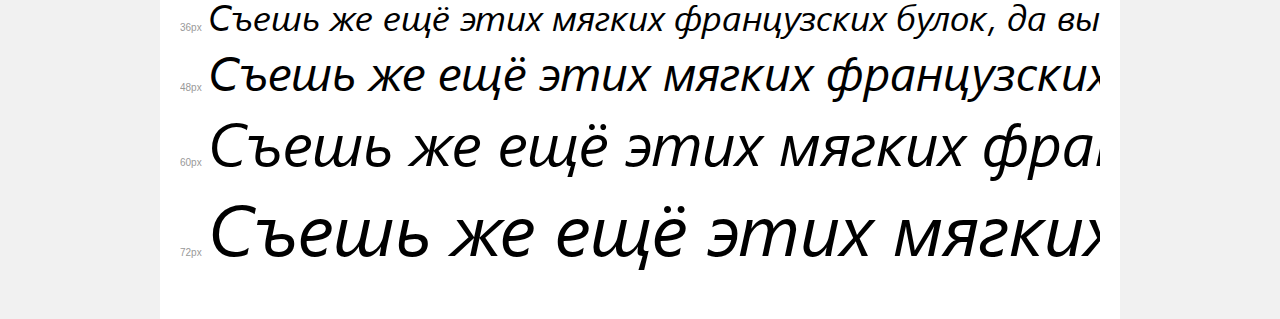
<file: fonts/SegoeUI/demo.html>
<!DOCTYPE html>
<html>
<head>
	<meta charset="utf-8">
	<meta http-equiv="X-UA-Compatible" content="IE=edge">
	<meta name="viewport" content="width=device-width, initial-scale=1">
	<meta name="robots" content="noindex, noarchive">
	<title>Transfonter demo</title>
	<link href="stylesheet.css" rel="stylesheet">
	<style>
		/*
		http://meyerweb.com/eric/tools/css/reset/
		v2.0 | 20110126
		License: none (public domain)
		*/
		html, body, div, span, applet, object, iframe,
		h1, h2, h3, h4, h5, h6, p, blockquote, pre,
		a, abbr, acronym, address, big, cite, code,
		del, dfn, em, img, ins, kbd, q, s, samp,
		small, strike, strong, sub, sup, tt, var,
		b, u, i, center,
		dl, dt, dd, ol, ul, li,
		fieldset, form, label, legend,
		table, caption, tbody, tfoot, thead, tr, th, td,
		article, aside, canvas, details, embed,
		figure, figcaption, footer, header, hgroup,
		menu, nav, output, ruby, section, summary,
		time, mark, audio, video {
			margin: 0;
			padding: 0;
			border: 0;
			font-size: 100%;
			font: inherit;
			vertical-align: baseline;
		}
		/* HTML5 display-role reset for older browsers */
		article, aside, details, figcaption, figure,
		footer, header, hgroup, menu, nav, section {
			display: block;
		}
		body {
			line-height: 1;
		}
		ol, ul {
			list-style: none;
		}
		blockquote, q {
			quotes: none;
		}
		blockquote:before, blockquote:after,
		q:before, q:after {
			content: '';
			content: none;
		}
		table {
			border-collapse: collapse;
			border-spacing: 0;
		}
		/* common styles */
		body {
			background: #f1f1f1;
			color: #000;
		}
		.page {
			background: #fff;
			width: 920px;
			margin: 0 auto;
			padding: 20px 20px 0 20px;
			overflow: hidden;
		}
		.font-container {
			overflow-x: auto;
			overflow-y: hidden;
			margin-bottom: 40px;
			line-height: 1.3;
			white-space: nowrap;
			padding-bottom: 5px;
		}
		h1 {
			position: relative;
			background: #444;
			font-size: 32px;
			color: #fff;
			padding: 10px 20px;
			margin: 0 -20px 12px -20px;
		}
		.letters {
			font-size: 25px;
			margin-bottom: 20px;
		}
		.s10:before {
			content: '10px';
		}
		.s11:before {
			content: '11px';
		}
		.s12:before {
			content: '12px';
		}
		.s14:before {
			content: '14px';
		}
		.s18:before {
			content: '18px';
		}
		.s24:before {
			content: '24px';
		}
		.s30:before {
			content: '30px';
		}
		.s36:before {
			content: '36px';
		}
		.s48:before {
			content: '48px';
		}
		.s60:before {
			content: '60px';
		}
		.s72:before {
			content: '72px';
		}
		.s10:before, .s11:before, .s12:before, .s14:before,
		.s18:before, .s24:before, .s30:before, .s36:before,
		.s48:before, .s60:before, .s72:before {
			font-family: Arial, sans-serif;
			font-size: 10px;
			font-weight: normal;
			font-style: normal;
			color: #999;
			padding-right: 6px;
		}
		pre {
			display: block;
			position: relative;
			padding: 9px;
			margin: 0 0 10px;
			font-family: Monaco, Menlo, Consolas, "Courier New", monospace !important;
			font-size: 13px;
			line-height: 1.428571429;
			color: #333;
			font-weight: normal !important;
			font-style: normal !important;
			background-color: #f5f5f5;
			border: 1px solid #ccc;
			overflow-x: auto;
			border-radius: 4px;
		}
		pre:after {
			display: block;
			position: absolute;
			right: 0;
			top: 0;
			content: 'Usage';
			line-height: 1;
			padding: 5px 8px;
			font-size: 12px;
			color: #767676;
			background-color: #fff;
			border: 1px solid #ccc;
			border-right: none;
			border-top: none;
			border-radius: 0 4px 0 4px;
			z-index: 10;
		}
		/* responsive */
		@media (max-width: 959px) {
			.page {
				width: auto;
				margin: 0;
			}
		}
	</style>
</head>
<body>
<div class="page">
	<div class="demo" style="font-family: 'Segoe UI'; font-weight: 300; font-style: normal;">
		<h1>Segoe UI Light</h1>
		<pre>.your-style {
    font-family: 'Segoe UI';
    font-weight: 300;
    font-style: normal;
}</pre>
		<div class="font-container">
			<p class="letters">
				абвгдеёжзийклмнопрстуфхцчшщъыьэюя <br />
				АБВГДЕЁЖЗИЙКЛМНОПРСТУФХЦЧШЩЪЫЬЭЮЯ <br />
				abcdefghijklmnopqrstuvwxyz <br />
				ABCDEFGHIJKLMNOPQRSTUVWXYZ <br />				0123456789.:,;()*!?'@#<>$%&^+-=~
			</p>
			<p class="s10" style="font-size: 10px;">Съешь же ещё этих мягких французских булок, да выпей чаю.</p>
			<p class="s11" style="font-size: 11px;">Съешь же ещё этих мягких французских булок, да выпей чаю.</p>
			<p class="s12" style="font-size: 12px;">Съешь же ещё этих мягких французских булок, да выпей чаю.</p>
			<p class="s14" style="font-size: 14px;">Съешь же ещё этих мягких французских булок, да выпей чаю.</p>
			<p class="s18" style="font-size: 18px;">Съешь же ещё этих мягких французских булок, да выпей чаю.</p>
			<p class="s24" style="font-size: 24px;">Съешь же ещё этих мягких французских булок, да выпей чаю.</p>
			<p class="s30" style="font-size: 30px;">Съешь же ещё этих мягких французских булок, да выпей чаю.</p>
			<p class="s36" style="font-size: 36px;">Съешь же ещё этих мягких французских булок, да выпей чаю.</p>
			<p class="s48" style="font-size: 48px;">Съешь же ещё этих мягких французских булок, да выпей чаю.</p>
			<p class="s60" style="font-size: 60px;">Съешь же ещё этих мягких французских булок, да выпей чаю.</p>
			<p class="s72" style="font-size: 72px;">Съешь же ещё этих мягких французских булок, да выпей чаю.</p>
		</div>
	</div>
	<div class="demo" style="font-family: 'Segoe UI'; font-weight: bold; font-style: italic;">
		<h1>Segoe UI Bold Italic</h1>
		<pre>.your-style {
    font-family: 'Segoe UI';
    font-weight: bold;
    font-style: italic;
}</pre>
		<div class="font-container">
			<p class="letters">
				абвгдеёжзийклмнопрстуфхцчшщъыьэюя <br />
				АБВГДЕЁЖЗИЙКЛМНОПРСТУФХЦЧШЩЪЫЬЭЮЯ <br />
				abcdefghijklmnopqrstuvwxyz <br />
				ABCDEFGHIJKLMNOPQRSTUVWXYZ <br />				0123456789.:,;()*!?'@#<>$%&^+-=~
			</p>
			<p class="s10" style="font-size: 10px;">Съешь же ещё этих мягких французских булок, да выпей чаю.</p>
			<p class="s11" style="font-size: 11px;">Съешь же ещё этих мягких французских булок, да выпей чаю.</p>
			<p class="s12" style="font-size: 12px;">Съешь же ещё этих мягких французских булок, да выпей чаю.</p>
			<p class="s14" style="font-size: 14px;">Съешь же ещё этих мягких французских булок, да выпей чаю.</p>
			<p class="s18" style="font-size: 18px;">Съешь же ещё этих мягких французских булок, да выпей чаю.</p>
			<p class="s24" style="font-size: 24px;">Съешь же ещё этих мягких французских булок, да выпей чаю.</p>
			<p class="s30" style="font-size: 30px;">Съешь же ещё этих мягких французских булок, да выпей чаю.</p>
			<p class="s36" style="font-size: 36px;">Съешь же ещё этих мягких французских булок, да выпей чаю.</p>
			<p class="s48" style="font-size: 48px;">Съешь же ещё этих мягких французских булок, да выпей чаю.</p>
			<p class="s60" style="font-size: 60px;">Съешь же ещё этих мягких французских булок, да выпей чаю.</p>
			<p class="s72" style="font-size: 72px;">Съешь же ещё этих мягких французских булок, да выпей чаю.</p>
		</div>
	</div>
	<div class="demo" style="font-family: 'Segoe UI'; font-weight: 600; font-style: normal;">
		<h1>Segoe UI Semibold</h1>
		<pre>.your-style {
    font-family: 'Segoe UI';
    font-weight: 600;
    font-style: normal;
}</pre>
		<div class="font-container">
			<p class="letters">
				абвгдеёжзийклмнопрстуфхцчшщъыьэюя <br />
				АБВГДЕЁЖЗИЙКЛМНОПРСТУФХЦЧШЩЪЫЬЭЮЯ <br />
				abcdefghijklmnopqrstuvwxyz <br />
				ABCDEFGHIJKLMNOPQRSTUVWXYZ <br />				0123456789.:,;()*!?'@#<>$%&^+-=~
			</p>
			<p class="s10" style="font-size: 10px;">Съешь же ещё этих мягких французских булок, да выпей чаю.</p>
			<p class="s11" style="font-size: 11px;">Съешь же ещё этих мягких французских булок, да выпей чаю.</p>
			<p class="s12" style="font-size: 12px;">Съешь же ещё этих мягких французских булок, да выпей чаю.</p>
			<p class="s14" style="font-size: 14px;">Съешь же ещё этих мягких французских булок, да выпей чаю.</p>
			<p class="s18" style="font-size: 18px;">Съешь же ещё этих мягких французских булок, да выпей чаю.</p>
			<p class="s24" style="font-size: 24px;">Съешь же ещё этих мягких французских булок, да выпей чаю.</p>
			<p class="s30" style="font-size: 30px;">Съешь же ещё этих мягких французских булок, да выпей чаю.</p>
			<p class="s36" style="font-size: 36px;">Съешь же ещё этих мягких французских булок, да выпей чаю.</p>
			<p class="s48" style="font-size: 48px;">Съешь же ещё этих мягких французских булок, да выпей чаю.</p>
			<p class="s60" style="font-size: 60px;">Съешь же ещё этих мягких французских булок, да выпей чаю.</p>
			<p class="s72" style="font-size: 72px;">Съешь же ещё этих мягких французских булок, да выпей чаю.</p>
		</div>
	</div>
	<div class="demo" style="font-family: 'Segoe UI'; font-weight: normal; font-style: normal;">
		<h1>Segoe UI</h1>
		<pre>.your-style {
    font-family: 'Segoe UI';
    font-weight: normal;
    font-style: normal;
}</pre>
		<div class="font-container">
			<p class="letters">
				абвгдеёжзийклмнопрстуфхцчшщъыьэюя <br />
				АБВГДЕЁЖЗИЙКЛМНОПРСТУФХЦЧШЩЪЫЬЭЮЯ <br />
				abcdefghijklmnopqrstuvwxyz <br />
				ABCDEFGHIJKLMNOPQRSTUVWXYZ <br />				0123456789.:,;()*!?'@#<>$%&^+-=~
			</p>
			<p class="s10" style="font-size: 10px;">Съешь же ещё этих мягких французских булок, да выпей чаю.</p>
			<p class="s11" style="font-size: 11px;">Съешь же ещё этих мягких французских булок, да выпей чаю.</p>
			<p class="s12" style="font-size: 12px;">Съешь же ещё этих мягких французских булок, да выпей чаю.</p>
			<p class="s14" style="font-size: 14px;">Съешь же ещё этих мягких французских булок, да выпей чаю.</p>
			<p class="s18" style="font-size: 18px;">Съешь же ещё этих мягких французских булок, да выпей чаю.</p>
			<p class="s24" style="font-size: 24px;">Съешь же ещё этих мягких французских булок, да выпей чаю.</p>
			<p class="s30" style="font-size: 30px;">Съешь же ещё этих мягких французских булок, да выпей чаю.</p>
			<p class="s36" style="font-size: 36px;">Съешь же ещё этих мягких французских булок, да выпей чаю.</p>
			<p class="s48" style="font-size: 48px;">Съешь же ещё этих мягких французских булок, да выпей чаю.</p>
			<p class="s60" style="font-size: 60px;">Съешь же ещё этих мягких французских булок, да выпей чаю.</p>
			<p class="s72" style="font-size: 72px;">Съешь же ещё этих мягких французских булок, да выпей чаю.</p>
		</div>
	</div>
	<div class="demo" style="font-family: 'Segoe UI'; font-weight: bold; font-style: normal;">
		<h1>Segoe UI Bold</h1>
		<pre>.your-style {
    font-family: 'Segoe UI';
    font-weight: bold;
    font-style: normal;
}</pre>
		<div class="font-container">
			<p class="letters">
				абвгдеёжзийклмнопрстуфхцчшщъыьэюя <br />
				АБВГДЕЁЖЗИЙКЛМНОПРСТУФХЦЧШЩЪЫЬЭЮЯ <br />
				abcdefghijklmnopqrstuvwxyz <br />
				ABCDEFGHIJKLMNOPQRSTUVWXYZ <br />				0123456789.:,;()*!?'@#<>$%&^+-=~
			</p>
			<p class="s10" style="font-size: 10px;">Съешь же ещё этих мягких французских булок, да выпей чаю.</p>
			<p class="s11" style="font-size: 11px;">Съешь же ещё этих мягких французских булок, да выпей чаю.</p>
			<p class="s12" style="font-size: 12px;">Съешь же ещё этих мягких французских булок, да выпей чаю.</p>
			<p class="s14" style="font-size: 14px;">Съешь же ещё этих мягких французских булок, да выпей чаю.</p>
			<p class="s18" style="font-size: 18px;">Съешь же ещё этих мягких французских булок, да выпей чаю.</p>
			<p class="s24" style="font-size: 24px;">Съешь же ещё этих мягких французских булок, да выпей чаю.</p>
			<p class="s30" style="font-size: 30px;">Съешь же ещё этих мягких французских булок, да выпей чаю.</p>
			<p class="s36" style="font-size: 36px;">Съешь же ещё этих мягких французских булок, да выпей чаю.</p>
			<p class="s48" style="font-size: 48px;">Съешь же ещё этих мягких французских булок, да выпей чаю.</p>
			<p class="s60" style="font-size: 60px;">Съешь же ещё этих мягких французских булок, да выпей чаю.</p>
			<p class="s72" style="font-size: 72px;">Съешь же ещё этих мягких французских булок, да выпей чаю.</p>
		</div>
	</div>
	<div class="demo" style="font-family: 'Segoe UI'; font-weight: normal; font-style: italic;">
		<h1>Segoe UI Italic</h1>
		<pre>.your-style {
    font-family: 'Segoe UI';
    font-weight: normal;
    font-style: italic;
}</pre>
		<div class="font-container">
			<p class="letters">
				абвгдеёжзийклмнопрстуфхцчшщъыьэюя <br />
				АБВГДЕЁЖЗИЙКЛМНОПРСТУФХЦЧШЩЪЫЬЭЮЯ <br />
				abcdefghijklmnopqrstuvwxyz <br />
				ABCDEFGHIJKLMNOPQRSTUVWXYZ <br />				0123456789.:,;()*!?'@#<>$%&^+-=~
			</p>
			<p class="s10" style="font-size: 10px;">Съешь же ещё этих мягких французских булок, да выпей чаю.</p>
			<p class="s11" style="font-size: 11px;">Съешь же ещё этих мягких французских булок, да выпей чаю.</p>
			<p class="s12" style="font-size: 12px;">Съешь же ещё этих мягких французских булок, да выпей чаю.</p>
			<p class="s14" style="font-size: 14px;">Съешь же ещё этих мягких французских булок, да выпей чаю.</p>
			<p class="s18" style="font-size: 18px;">Съешь же ещё этих мягких французских булок, да выпей чаю.</p>
			<p class="s24" style="font-size: 24px;">Съешь же ещё этих мягких французских булок, да выпей чаю.</p>
			<p class="s30" style="font-size: 30px;">Съешь же ещё этих мягких французских булок, да выпей чаю.</p>
			<p class="s36" style="font-size: 36px;">Съешь же ещё этих мягких французских булок, да выпей чаю.</p>
			<p class="s48" style="font-size: 48px;">Съешь же ещё этих мягких французских булок, да выпей чаю.</p>
			<p class="s60" style="font-size: 60px;">Съешь же ещё этих мягких французских булок, да выпей чаю.</p>
			<p class="s72" style="font-size: 72px;">Съешь же ещё этих мягких французских булок, да выпей чаю.</p>
		</div>
	</div>
</div>
</body>
</html>
</file>
<file: fonts/Arial/stylesheet.css>
/* This stylesheet generated by Transfonter (https://transfonter.org) on August 20, 2017 5:39 PM */

@font-face {
	font-family: 'Arial';
	src: url('Arial-ItalicMT.eot');
	src: local('Arial Italic'), local('Arial-ItalicMT'),
		url('Arial-ItalicMT.eot?#iefix') format('embedded-opentype'),
		url('Arial-ItalicMT.woff') format('woff'),
		url('Arial-ItalicMT.ttf') format('truetype');
	font-weight: normal;
	font-style: italic;
}

@font-face {
	font-family: 'Arial Narrow';
	src: url('ArialNarrow-Bold.eot');
	src: local('Arial Narrow Bold'), local('ArialNarrow-Bold'),
		url('ArialNarrow-Bold.eot?#iefix') format('embedded-opentype'),
		url('ArialNarrow-Bold.woff') format('woff'),
		url('ArialNarrow-Bold.ttf') format('truetype');
	font-weight: bold;
	font-style: normal;
}

@font-face {
	font-family: 'Arial';
	src: url('Arial-BoldItalicMT.eot');
	src: local('Arial Bold Italic'), local('Arial-BoldItalicMT'),
		url('Arial-BoldItalicMT.eot?#iefix') format('embedded-opentype'),
		url('Arial-BoldItalicMT.woff') format('woff'),
		url('Arial-BoldItalicMT.ttf') format('truetype');
	font-weight: bold;
	font-style: italic;
}

@font-face {
	font-family: 'Arial Narrow';
	src: url('ArialNarrow.eot');
	src: local('Arial Narrow'), local('ArialNarrow'),
		url('ArialNarrow.eot?#iefix') format('embedded-opentype'),
		url('ArialNarrow.woff') format('woff'),
		url('ArialNarrow.ttf') format('truetype');
	font-weight: normal;
	font-style: normal;
}

@font-face {
	font-family: 'Arial Narrow';
	src: url('ArialNarrow-Italic.eot');
	src: local('Arial Narrow Italic'), local('ArialNarrow-Italic'),
		url('ArialNarrow-Italic.eot?#iefix') format('embedded-opentype'),
		url('ArialNarrow-Italic.woff') format('woff'),
		url('ArialNarrow-Italic.ttf') format('truetype');
	font-weight: normal;
	font-style: italic;
}

@font-face {
	font-family: 'Arial';
	src: url('ArialMT.eot');
	src: local('Arial'), local('ArialMT'),
		url('ArialMT.eot?#iefix') format('embedded-opentype'),
		url('ArialMT.woff') format('woff'),
		url('ArialMT.ttf') format('truetype');
	font-weight: normal;
	font-style: normal;
}

@font-face {
	font-family: 'Arial';
	src: url('Arial-BoldMT.eot');
	src: local('Arial Bold'), local('Arial-BoldMT'),
		url('Arial-BoldMT.eot?#iefix') format('embedded-opentype'),
		url('Arial-BoldMT.woff') format('woff'),
		url('Arial-BoldMT.ttf') format('truetype');
	font-weight: bold;
	font-style: normal;
}

@font-face {
	font-family: 'Arial';
	src: url('Arial-Black.eot');
	src: local('Arial Black'), local('Arial-Black'),
		url('Arial-Black.eot?#iefix') format('embedded-opentype'),
		url('Arial-Black.woff') format('woff'),
		url('Arial-Black.ttf') format('truetype');
	font-weight: 900;
	font-style: normal;
}

@font-face {
	font-family: 'Arial Narrow';
	src: url('ArialNarrow-BoldItalic.eot');
	src: local('Arial Narrow Bold Italic'), local('ArialNarrow-BoldItalic'),
		url('ArialNarrow-BoldItalic.eot?#iefix') format('embedded-opentype'),
		url('ArialNarrow-BoldItalic.woff') format('woff'),
		url('ArialNarrow-BoldItalic.ttf') format('truetype');
	font-weight: bold;
	font-style: italic;
}
</file>
<file: fonts/SegoeUI/stylesheet.css>
/* This stylesheet generated by Transfonter (https://transfonter.org) on August 23, 2017 4:44 PM */

@font-face {
	font-family: 'Segoe UI';
	src: url('SegoeUI-Light.eot');
	src: local('Segoe UI Light'), local('SegoeUI-Light'),
		url('SegoeUI-Light.eot?#iefix') format('embedded-opentype'),
		url('SegoeUI-Light.woff') format('woff'),
		url('SegoeUI-Light.ttf') format('truetype');
	font-weight: 300;
	font-style: normal;
}

@font-face {
	font-family: 'Segoe UI';
	src: url('SegoeUI-BoldItalic.eot');
	src: local('Segoe UI Bold Italic'), local('SegoeUI-BoldItalic'),
		url('SegoeUI-BoldItalic.eot?#iefix') format('embedded-opentype'),
		url('SegoeUI-BoldItalic.woff') format('woff'),
		url('SegoeUI-BoldItalic.ttf') format('truetype');
	font-weight: bold;
	font-style: italic;
}

@font-face {
	font-family: 'Segoe UI';
	src: url('SegoeUI-SemiBold.eot');
	src: local('Segoe UI Semibold'), local('SegoeUI-SemiBold'),
		url('SegoeUI-SemiBold.eot?#iefix') format('embedded-opentype'),
		url('SegoeUI-SemiBold.woff') format('woff'),
		url('SegoeUI-SemiBold.ttf') format('truetype');
	font-weight: 600;
	font-style: normal;
}

@font-face {
	font-family: 'Segoe UI';
	src: url('SegoeUI.eot');
	src: local('Segoe UI'), local('SegoeUI'),
		url('SegoeUI.eot?#iefix') format('embedded-opentype'),
		url('SegoeUI.woff') format('woff'),
		url('SegoeUI.ttf') format('truetype');
	font-weight: normal;
	font-style: normal;
}

@font-face {
	font-family: 'Segoe UI';
	src: url('SegoeUI-Bold.eot');
	src: local('Segoe UI Bold'), local('SegoeUI-Bold'),
		url('SegoeUI-Bold.eot?#iefix') format('embedded-opentype'),
		url('SegoeUI-Bold.woff') format('woff'),
		url('SegoeUI-Bold.ttf') format('truetype');
	font-weight: bold;
	font-style: normal;
}

@font-face {
	font-family: 'Segoe UI';
	src: url('SegoeUI-Italic.eot');
	src: local('Segoe UI Italic'), local('SegoeUI-Italic'),
		url('SegoeUI-Italic.eot?#iefix') format('embedded-opentype'),
		url('SegoeUI-Italic.woff') format('woff'),
		url('SegoeUI-Italic.ttf') format('truetype');
	font-weight: normal;
	font-style: italic;
}
</file>
<file: fonts/MyriadPro/stylesheet.css>
/* This stylesheet generated by Transfonter (https://transfonter.org) on July 4, 2017 2:58 PM */

@font-face {
	font-family: 'Myriad Pro';
	src: url('MyriadPro-BoldCondIt.eot');
	src: local('Myriad Pro Bold Condensed Italic'), local('MyriadPro-BoldCondIt'),
		url('MyriadPro-BoldCondIt.eot?#iefix') format('embedded-opentype'),
		url('MyriadPro-BoldCondIt.woff') format('woff'),
		url('MyriadPro-BoldCondIt.ttf') format('truetype');
	font-weight: bold;
	font-style: italic;
}

@font-face {
	font-family: 'Myriad Pro';
	src: url('MyriadPro-BlackIt.eot');
	src: local('Myriad Pro Black Italic'), local('MyriadPro-BlackIt'),
		url('MyriadPro-BlackIt.eot?#iefix') format('embedded-opentype'),
		url('MyriadPro-BlackIt.woff') format('woff'),
		url('MyriadPro-BlackIt.ttf') format('truetype');
	font-weight: 900;
	font-style: italic;
}

@font-face {
	font-family: 'Myriad Pro';
	src: url('MyriadPro-LightIt.eot');
	src: local('Myriad Pro Light Italic'), local('MyriadPro-LightIt'),
		url('MyriadPro-LightIt.eot?#iefix') format('embedded-opentype'),
		url('MyriadPro-LightIt.woff') format('woff'),
		url('MyriadPro-LightIt.ttf') format('truetype');
	font-weight: 300;
	font-style: italic;
}

@font-face {
	font-family: 'Myriad Pro';
	src: url('MyriadPro-BlackCond.eot');
	src: local('Myriad Pro Black Condensed'), local('MyriadPro-BlackCond'),
		url('MyriadPro-BlackCond.eot?#iefix') format('embedded-opentype'),
		url('MyriadPro-BlackCond.woff') format('woff'),
		url('MyriadPro-BlackCond.ttf') format('truetype');
	font-weight: 900;
	font-style: normal;
}

@font-face {
	font-family: 'Myriad Pro';
	src: url('MyriadPro-Cond.eot');
	src: local('Myriad Pro Condensed'), local('MyriadPro-Cond'),
		url('MyriadPro-Cond.eot?#iefix') format('embedded-opentype'),
		url('MyriadPro-Cond.woff') format('woff'),
		url('MyriadPro-Cond.ttf') format('truetype');
	font-weight: normal;
	font-style: normal;
}

@font-face {
	font-family: 'Myriad Pro';
	src: url('MyriadPro-Bold.eot');
	src: local('Myriad Pro Bold'), local('MyriadPro-Bold'),
		url('MyriadPro-Bold.eot?#iefix') format('embedded-opentype'),
		url('MyriadPro-Bold.woff') format('woff'),
		url('MyriadPro-Bold.ttf') format('truetype');
	font-weight: bold;
	font-style: normal;
}

@font-face {
	font-family: 'Myriad Pro';
	src: url('MyriadPro-BoldIt.eot');
	src: local('Myriad Pro Bold Italic'), local('MyriadPro-BoldIt'),
		url('MyriadPro-BoldIt.eot?#iefix') format('embedded-opentype'),
		url('MyriadPro-BoldIt.woff') format('woff'),
		url('MyriadPro-BoldIt.ttf') format('truetype');
	font-weight: bold;
	font-style: italic;
}

@font-face {
	font-family: 'Myriad Pro';
	src: url('MyriadPro-BoldSemiCnIt.eot');
	src: local('Myriad Pro Bold SemiCondensed Italic'), local('MyriadPro-BoldSemiCnIt'),
		url('MyriadPro-BoldSemiCnIt.eot?#iefix') format('embedded-opentype'),
		url('MyriadPro-BoldSemiCnIt.woff') format('woff'),
		url('MyriadPro-BoldSemiCnIt.ttf') format('truetype');
	font-weight: bold;
	font-style: italic;
}

@font-face {
	font-family: 'Myriad Pro';
	src: url('MyriadPro-CondIt.eot');
	src: local('Myriad Pro Condensed Italic'), local('MyriadPro-CondIt'),
		url('MyriadPro-CondIt.eot?#iefix') format('embedded-opentype'),
		url('MyriadPro-CondIt.woff') format('woff'),
		url('MyriadPro-CondIt.ttf') format('truetype');
	font-weight: normal;
	font-style: italic;
}

@font-face {
	font-family: 'Myriad Pro';
	src: url('MyriadPro-LightCond.eot');
	src: local('Myriad Pro Light Condensed'), local('MyriadPro-LightCond'),
		url('MyriadPro-LightCond.eot?#iefix') format('embedded-opentype'),
		url('MyriadPro-LightCond.woff') format('woff'),
		url('MyriadPro-LightCond.ttf') format('truetype');
	font-weight: 300;
	font-style: normal;
}

@font-face {
	font-family: 'Myriad Pro';
	src: url('MyriadPro-SemiCn.eot');
	src: local('Myriad Pro SemiCondensed'), local('MyriadPro-SemiCn'),
		url('MyriadPro-SemiCn.eot?#iefix') format('embedded-opentype'),
		url('MyriadPro-SemiCn.woff') format('woff'),
		url('MyriadPro-SemiCn.ttf') format('truetype');
	font-weight: normal;
	font-style: normal;
}

@font-face {
	font-family: 'Myriad Pro';
	src: url('MyriadPro-SemiCnIt.eot');
	src: local('Myriad Pro SemiCondensed Italic'), local('MyriadPro-SemiCnIt'),
		url('MyriadPro-SemiCnIt.eot?#iefix') format('embedded-opentype'),
		url('MyriadPro-SemiCnIt.woff') format('woff'),
		url('MyriadPro-SemiCnIt.ttf') format('truetype');
	font-weight: normal;
	font-style: italic;
}

@font-face {
	font-family: 'Myriad Pro';
	src: url('MyriadPro-BoldCond.eot');
	src: local('Myriad Pro Bold Condensed'), local('MyriadPro-BoldCond'),
		url('MyriadPro-BoldCond.eot?#iefix') format('embedded-opentype'),
		url('MyriadPro-BoldCond.woff') format('woff'),
		url('MyriadPro-BoldCond.ttf') format('truetype');
	font-weight: bold;
	font-style: normal;
}

@font-face {
	font-family: 'Myriad Pro';
	src: url('MyriadPro-LightSemiExtIt.eot');
	src: local('Myriad Pro Light SemiExtended Italic'), local('MyriadPro-LightSemiExtIt'),
		url('MyriadPro-LightSemiExtIt.eot?#iefix') format('embedded-opentype'),
		url('MyriadPro-LightSemiExtIt.woff') format('woff'),
		url('MyriadPro-LightSemiExtIt.ttf') format('truetype');
	font-weight: 300;
	font-style: italic;
}

@font-face {
	font-family: 'Myriad Pro';
	src: url('MyriadPro-Semibold.eot');
	src: local('Myriad Pro Semibold'), local('MyriadPro-Semibold'),
		url('MyriadPro-Semibold.eot?#iefix') format('embedded-opentype'),
		url('MyriadPro-Semibold.woff') format('woff'),
		url('MyriadPro-Semibold.ttf') format('truetype');
	font-weight: 600;
	font-style: normal;
}

@font-face {
	font-family: 'Myriad Pro';
	src: url('MyriadPro-Black.eot');
	src: local('Myriad Pro Black'), local('MyriadPro-Black'),
		url('MyriadPro-Black.eot?#iefix') format('embedded-opentype'),
		url('MyriadPro-Black.woff') format('woff'),
		url('MyriadPro-Black.ttf') format('truetype');
	font-weight: 900;
	font-style: normal;
}

@font-face {
	font-family: 'Myriad Pro';
	src: url('MyriadPro-Regular.eot');
	src: local('Myriad Pro Regular'), local('MyriadPro-Regular'),
		url('MyriadPro-Regular.eot?#iefix') format('embedded-opentype'),
		url('MyriadPro-Regular.woff') format('woff'),
		url('MyriadPro-Regular.ttf') format('truetype');
	font-weight: normal;
	font-style: normal;
}

@font-face {
	font-family: 'Myriad Pro';
	src: url('MyriadPro-LightSemiCn.eot');
	src: local('Myriad Pro Light SemiCondensed'), local('MyriadPro-LightSemiCn'),
		url('MyriadPro-LightSemiCn.eot?#iefix') format('embedded-opentype'),
		url('MyriadPro-LightSemiCn.woff') format('woff'),
		url('MyriadPro-LightSemiCn.ttf') format('truetype');
	font-weight: 300;
	font-style: normal;
}

@font-face {
	font-family: 'Myriad Pro';
	src: url('MyriadPro-BlackCondIt.eot');
	src: local('Myriad Pro Black Condensed Italic'), local('MyriadPro-BlackCondIt'),
		url('MyriadPro-BlackCondIt.eot?#iefix') format('embedded-opentype'),
		url('MyriadPro-BlackCondIt.woff') format('woff'),
		url('MyriadPro-BlackCondIt.ttf') format('truetype');
	font-weight: 900;
	font-style: italic;
}

@font-face {
	font-family: 'Myriad Pro';
	src: url('MyriadPro-LightCondIt.eot');
	src: local('Myriad Pro Light Condensed Italic'), local('MyriadPro-LightCondIt'),
		url('MyriadPro-LightCondIt.eot?#iefix') format('embedded-opentype'),
		url('MyriadPro-LightCondIt.woff') format('woff'),
		url('MyriadPro-LightCondIt.ttf') format('truetype');
	font-weight: 300;
	font-style: italic;
}

@font-face {
	font-family: 'Myriad Pro';
	src: url('MyriadPro-LightSemiExt.eot');
	src: local('Myriad Pro Light SemiExtended'), local('MyriadPro-LightSemiExt'),
		url('MyriadPro-LightSemiExt.eot?#iefix') format('embedded-opentype'),
		url('MyriadPro-LightSemiExt.woff') format('woff'),
		url('MyriadPro-LightSemiExt.ttf') format('truetype');
	font-weight: 300;
	font-style: normal;
}

@font-face {
	font-family: 'Myriad Pro';
	src: url('MyriadPro-BlackSemiCnIt.eot');
	src: local('Myriad Pro Black SemiCondensed Italic'), local('MyriadPro-BlackSemiCnIt'),
		url('MyriadPro-BlackSemiCnIt.eot?#iefix') format('embedded-opentype'),
		url('MyriadPro-BlackSemiCnIt.woff') format('woff'),
		url('MyriadPro-BlackSemiCnIt.ttf') format('truetype');
	font-weight: bold;
	font-style: italic;
}

@font-face {
	font-family: 'Myriad Pro';
	src: url('MyriadPro-SemiboldCondIt.eot');
	src: local('Myriad Pro Semibold Condensed Italic'), local('MyriadPro-SemiboldCondIt'),
		url('MyriadPro-SemiboldCondIt.eot?#iefix') format('embedded-opentype'),
		url('MyriadPro-SemiboldCondIt.woff') format('woff'),
		url('MyriadPro-SemiboldCondIt.ttf') format('truetype');
	font-weight: 600;
	font-style: italic;
}

@font-face {
	font-family: 'Myriad Pro';
	src: url('MyriadPro-SemiboldCond.eot');
	src: local('Myriad Pro Semibold Condensed'), local('MyriadPro-SemiboldCond'),
		url('MyriadPro-SemiboldCond.eot?#iefix') format('embedded-opentype'),
		url('MyriadPro-SemiboldCond.woff') format('woff'),
		url('MyriadPro-SemiboldCond.ttf') format('truetype');
	font-weight: 600;
	font-style: normal;
}

@font-face {
	font-family: 'Myriad Pro';
	src: url('MyriadPro-BoldSemiExtIt.eot');
	src: local('Myriad Pro Bold SemiExtended Italic'), local('MyriadPro-BoldSemiExtIt'),
		url('MyriadPro-BoldSemiExtIt.eot?#iefix') format('embedded-opentype'),
		url('MyriadPro-BoldSemiExtIt.woff') format('woff'),
		url('MyriadPro-BoldSemiExtIt.ttf') format('truetype');
	font-weight: bold;
	font-style: italic;
}

@font-face {
	font-family: 'Myriad Pro';
	src: url('MyriadPro-SemiboldSemiCn.eot');
	src: local('Myriad Pro Semibold SemiCondensed'), local('MyriadPro-SemiboldSemiCn'),
		url('MyriadPro-SemiboldSemiCn.eot?#iefix') format('embedded-opentype'),
		url('MyriadPro-SemiboldSemiCn.woff') format('woff'),
		url('MyriadPro-SemiboldSemiCn.ttf') format('truetype');
	font-weight: 600;
	font-style: normal;
}

@font-face {
	font-family: 'Myriad Pro';
	src: url('MyriadPro-BlackSemiExtIt.eot');
	src: local('Myriad Pro Black SemiExtended Italic'), local('MyriadPro-BlackSemiExtIt'),
		url('MyriadPro-BlackSemiExtIt.eot?#iefix') format('embedded-opentype'),
		url('MyriadPro-BlackSemiExtIt.woff') format('woff'),
		url('MyriadPro-BlackSemiExtIt.ttf') format('truetype');
	font-weight: 900;
	font-style: italic;
}

@font-face {
	font-family: 'Myriad Pro';
	src: url('MyriadPro-SemiboldSemiExtIt.eot');
	src: local('Myriad Pro Semibold SemiExtended Italic'), local('MyriadPro-SemiboldSemiExtIt'),
		url('MyriadPro-SemiboldSemiExtIt.eot?#iefix') format('embedded-opentype'),
		url('MyriadPro-SemiboldSemiExtIt.woff') format('woff'),
		url('MyriadPro-SemiboldSemiExtIt.ttf') format('truetype');
	font-weight: 600;
	font-style: italic;
}

@font-face {
	font-family: 'Myriad Pro';
	src: url('MyriadPro-LightSemiCnIt.eot');
	src: local('Myriad Pro Light SemiCondensed Italic'), local('MyriadPro-LightSemiCnIt'),
		url('MyriadPro-LightSemiCnIt.eot?#iefix') format('embedded-opentype'),
		url('MyriadPro-LightSemiCnIt.woff') format('woff'),
		url('MyriadPro-LightSemiCnIt.ttf') format('truetype');
	font-weight: 300;
	font-style: italic;
}

@font-face {
	font-family: 'Myriad Pro';
	src: url('MyriadPro-BoldSemiCn.eot');
	src: local('Myriad Pro Bold SemiCondensed'), local('MyriadPro-BoldSemiCn'),
		url('MyriadPro-BoldSemiCn.eot?#iefix') format('embedded-opentype'),
		url('MyriadPro-BoldSemiCn.woff') format('woff'),
		url('MyriadPro-BoldSemiCn.ttf') format('truetype');
	font-weight: bold;
	font-style: normal;
}

@font-face {
	font-family: 'Myriad Pro';
	src: url('MyriadPro-SemiboldSemiCnIt.eot');
	src: local('Myriad Pro Semibold SemiCondensed Italic'), local('MyriadPro-SemiboldSemiCnIt'),
		url('MyriadPro-SemiboldSemiCnIt.eot?#iefix') format('embedded-opentype'),
		url('MyriadPro-SemiboldSemiCnIt.woff') format('woff'),
		url('MyriadPro-SemiboldSemiCnIt.ttf') format('truetype');
	font-weight: 600;
	font-style: italic;
}

@font-face {
	font-family: 'Myriad Pro';
	src: url('MyriadPro-SemiboldIt.eot');
	src: local('Myriad Pro Semibold Italic'), local('MyriadPro-SemiboldIt'),
		url('MyriadPro-SemiboldIt.eot?#iefix') format('embedded-opentype'),
		url('MyriadPro-SemiboldIt.woff') format('woff'),
		url('MyriadPro-SemiboldIt.ttf') format('truetype');
	font-weight: 600;
	font-style: italic;
}

@font-face {
	font-family: 'Myriad Pro';
	src: url('MyriadPro-It.eot');
	src: local('Myriad Pro Italic'), local('MyriadPro-It'),
		url('MyriadPro-It.eot?#iefix') format('embedded-opentype'),
		url('MyriadPro-It.woff') format('woff'),
		url('MyriadPro-It.ttf') format('truetype');
	font-weight: normal;
	font-style: italic;
}

@font-face {
	font-family: 'Myriad Pro';
	src: url('MyriadPro-BoldSemiExt.eot');
	src: local('Myriad Pro Bold SemiExtended'), local('MyriadPro-BoldSemiExt'),
		url('MyriadPro-BoldSemiExt.eot?#iefix') format('embedded-opentype'),
		url('MyriadPro-BoldSemiExt.woff') format('woff'),
		url('MyriadPro-BoldSemiExt.ttf') format('truetype');
	font-weight: bold;
	font-style: normal;
}

@font-face {
	font-family: 'Myriad Pro';
	src: url('MyriadPro-Light.eot');
	src: local('Myriad Pro Light'), local('MyriadPro-Light'),
		url('MyriadPro-Light.eot?#iefix') format('embedded-opentype'),
		url('MyriadPro-Light.woff') format('woff'),
		url('MyriadPro-Light.ttf') format('truetype');
	font-weight: 300;
	font-style: normal;
}

@font-face {
	font-family: 'Myriad Pro';
	src: url('MyriadPro-SemiboldSemiExt.eot');
	src: local('Myriad Pro Semibold SemiExtended'), local('MyriadPro-SemiboldSemiExt'),
		url('MyriadPro-SemiboldSemiExt.eot?#iefix') format('embedded-opentype'),
		url('MyriadPro-SemiboldSemiExt.woff') format('woff'),
		url('MyriadPro-SemiboldSemiExt.ttf') format('truetype');
	font-weight: 600;
	font-style: normal;
}

@font-face {
	font-family: 'Myriad Pro';
	src: url('MyriadPro-SemiExtIt.eot');
	src: local('Myriad Pro SemiExtended Italic'), local('MyriadPro-SemiExtIt'),
		url('MyriadPro-SemiExtIt.eot?#iefix') format('embedded-opentype'),
		url('MyriadPro-SemiExtIt.woff') format('woff'),
		url('MyriadPro-SemiExtIt.ttf') format('truetype');
	font-weight: normal;
	font-style: italic;
}

@font-face {
	font-family: 'Myriad Pro';
	src: url('MyriadPro-BlackSemiCn.eot');
	src: local('Myriad Pro Black SemiCondensed'), local('MyriadPro-BlackSemiCn'),
		url('MyriadPro-BlackSemiCn.eot?#iefix') format('embedded-opentype'),
		url('MyriadPro-BlackSemiCn.woff') format('woff'),
		url('MyriadPro-BlackSemiCn.ttf') format('truetype');
	font-weight: 900;
	font-style: normal;
}

@font-face {
	font-family: 'Myriad Pro';
	src: url('MyriadPro-BlackSemiExt.eot');
	src: local('Myriad Pro Black SemiExtended'), local('MyriadPro-BlackSemiExt'),
		url('MyriadPro-BlackSemiExt.eot?#iefix') format('embedded-opentype'),
		url('MyriadPro-BlackSemiExt.woff') format('woff'),
		url('MyriadPro-BlackSemiExt.ttf') format('truetype');
	font-weight: 900;
	font-style: normal;
}

@font-face {
	font-family: 'Myriad Pro';
	src: url('MyriadPro-SemiExt.eot');
	src: local('Myriad Pro SemiExtended'), local('MyriadPro-SemiExt'),
		url('MyriadPro-SemiExt.eot?#iefix') format('embedded-opentype'),
		url('MyriadPro-SemiExt.woff') format('woff'),
		url('MyriadPro-SemiExt.ttf') format('truetype');
	font-weight: normal;
	font-style: normal;
}
</file>
<file: fonts/Rubik/stylesheet.css>
/* This stylesheet generated by Transfonter (https://transfonter.org) on July 28, 2017 4:22 PM */

@font-face {
	font-family: 'Rubik';
	src: url('Rubik-BlackItalic.eot');
	src: local('Rubik Black Italic'), local('Rubik-BlackItalic'),
		url('Rubik-BlackItalic.eot?#iefix') format('embedded-opentype'),
		url('Rubik-BlackItalic.woff') format('woff'),
		url('Rubik-BlackItalic.ttf') format('truetype');
	font-weight: 900;
	font-style: italic;
}

@font-face {
	font-family: 'Rubik';
	src: url('Rubik-BoldItalic.eot');
	src: local('Rubik Bold Italic'), local('Rubik-BoldItalic'),
		url('Rubik-BoldItalic.eot?#iefix') format('embedded-opentype'),
		url('Rubik-BoldItalic.woff') format('woff'),
		url('Rubik-BoldItalic.ttf') format('truetype');
	font-weight: bold;
	font-style: italic;
}

@font-face {
	font-family: 'Rubik';
	src: url('Rubik-Light.eot');
	src: local('Rubik Light'), local('Rubik-Light'),
		url('Rubik-Light.eot?#iefix') format('embedded-opentype'),
		url('Rubik-Light.woff') format('woff'),
		url('Rubik-Light.ttf') format('truetype');
	font-weight: 300;
	font-style: normal;
}

@font-face {
	font-family: 'Rubik';
	src: url('Rubik-Medium.eot');
	src: local('Rubik Medium'), local('Rubik-Medium'),
		url('Rubik-Medium.eot?#iefix') format('embedded-opentype'),
		url('Rubik-Medium.woff') format('woff'),
		url('Rubik-Medium.ttf') format('truetype');
	font-weight: 500;
	font-style: normal;
}

@font-face {
	font-family: 'Rubik';
	src: url('Rubik-Italic.eot');
	src: local('Rubik Italic'), local('Rubik-Italic'),
		url('Rubik-Italic.eot?#iefix') format('embedded-opentype'),
		url('Rubik-Italic.woff') format('woff'),
		url('Rubik-Italic.ttf') format('truetype');
	font-weight: normal;
	font-style: italic;
}

@font-face {
	font-family: 'Rubik';
	src: url('Rubik-Bold.eot');
	src: local('Rubik Bold'), local('Rubik-Bold'),
		url('Rubik-Bold.eot?#iefix') format('embedded-opentype'),
		url('Rubik-Bold.woff') format('woff'),
		url('Rubik-Bold.ttf') format('truetype');
	font-weight: bold;
	font-style: normal;
}

@font-face {
	font-family: 'Rubik';
	src: url('Rubik-LightItalic.eot');
	src: local('Rubik Light Italic'), local('Rubik-LightItalic'),
		url('Rubik-LightItalic.eot?#iefix') format('embedded-opentype'),
		url('Rubik-LightItalic.woff') format('woff'),
		url('Rubik-LightItalic.ttf') format('truetype');
	font-weight: 300;
	font-style: italic;
}

@font-face {
	font-family: 'Rubik';
	src: url('Rubik-Regular.eot');
	src: local('Rubik'), local('Rubik-Regular'),
		url('Rubik-Regular.eot?#iefix') format('embedded-opentype'),
		url('Rubik-Regular.woff') format('woff'),
		url('Rubik-Regular.ttf') format('truetype');
	font-weight: normal;
	font-style: normal;
}

@font-face {
	font-family: 'Rubik';
	src: url('Rubik-MediumItalic.eot');
	src: local('Rubik Medium Italic'), local('Rubik-MediumItalic'),
		url('Rubik-MediumItalic.eot?#iefix') format('embedded-opentype'),
		url('Rubik-MediumItalic.woff') format('woff'),
		url('Rubik-MediumItalic.ttf') format('truetype');
	font-weight: 500;
	font-style: italic;
}

@font-face {
	font-family: 'Rubik Mono One';
	src: url('RubikMonoOne-Regular.eot');
	src: local('Rubik Mono One Regular'), local('RubikMonoOne-Regular'),
		url('RubikMonoOne-Regular.eot?#iefix') format('embedded-opentype'),
		url('RubikMonoOne-Regular.woff') format('woff'),
		url('RubikMonoOne-Regular.ttf') format('truetype');
	font-weight: normal;
	font-style: normal;
}

@font-face {
	font-family: 'Rubik';
	src: url('Rubik-Black.eot');
	src: local('Rubik Black'), local('Rubik-Black'),
		url('Rubik-Black.eot?#iefix') format('embedded-opentype'),
		url('Rubik-Black.woff') format('woff'),
		url('Rubik-Black.ttf') format('truetype');
	font-weight: 900;
	font-style: normal;
}
</file>
<file: css/style.css>
* {
  margin: 0;
  padding: 0;
  box-sizing: border-box;
  list-style: none;
  text-decoration: none;
}

@font-face {
  font-family: "BIP";
  src: url("../fonts/BIP/bip.ttf");
}
body {
  background-color: #21213c;
}

.header_container {
  max-width: 1904px;
  margin: 0 auto;
  padding: 0 32px 0 8px;
  display: flex;
  align-items: center;
}

.recent_container {
  max-width: 1904px;
  margin: 0 auto;
  padding: 0 32px 0 8px;
}

.footer_container {
  position: relative;
  display: flex;
  align-items: start;
  max-width: 1900px;
  padding: 0 10px;
  margin: 0 auto;
  justify-content: space-between;
}

header {
  padding: 16px 0 0 0;
}
header .logo img {
  width: 250px;
}
header .nav_media {
  position: fixed;
  width: 250px;
  top: 0;
  right: -100%;
  z-index: 15;
  height: 100vh;
  margin-left: 27px;
  padding: 12px 17px;
  display: flex;
  align-items: left;
  flex-direction: column;
  text-align: left;
  gap: 16px;
  border-radius: 18px 0 0 18px;
  background-image: linear-gradient(#2b2b44, #2b2b4f);
  transition: 0.3s ease;
}
header .nav_media .nav_close {
  cursor: pointer;
  width: 30px;
  margin: 0 10px;
  margin-left: auto;
}
header .nav_media .nav_link {
  font-size: 18px;
  font-family: "Segoe UI", sans-serif;
  color: rgb(255, 255, 255);
  line-height: 1.266;
  font-weight: 400;
  transition: 0.2s ease;
}
header .nav_media .nav_link:hover {
  color: #feb341;
}
header nav {
  margin-left: 27px;
  padding: 5px 17px;
  display: flex;
  align-items: center;
  gap: 16px;
  border-radius: 18px;
  background-image: linear-gradient(#2b2b44, #2b2b4f);
}
header nav .nav_link {
  font-size: 14px;
  font-family: "Segoe UI", sans-serif;
  color: rgb(255, 255, 255);
  line-height: 1.266;
  font-weight: 400;
  transition: 0.2s ease;
}
header nav .nav_link:hover {
  color: #feb341;
}
header button {
  margin-left: auto;
  width: 67px;
  height: 67px;
  cursor: pointer;
  border: none;
  background-color: transparent;
}
header button img {
  width: 100%;
}
header .sign_in {
  white-space: nowrap;
  margin-left: auto;
  padding: 7px 12px;
  font-size: 16px;
  font-family: "Segoe UI", sans-serif;
  color: rgb(255, 255, 255);
  line-height: 1.625;
  border-radius: 7px;
  background-color: #31315a;
}
header .header_burger {
  display: none;
  margin: 0 10px;
  width: 35px;
  height: 25px;
  cursor: pointer;
  flex-direction: column;
  justify-content: space-between;
}
header .header_burger span {
  display: block;
  height: 3px;
  background-color: #feb341;
  width: 100%;
}

.recent h4 {
  margin-bottom: 10px;
  font-size: 13px;
  font-family: "Segoe UI", sans-serif;
  color: rgb(99, 99, 115);
  line-height: 1.188;
  font-weight: 400;
}
.recent .recent_cards {
  overflow-x: hidden;
  display: flex;
  align-items: center;
  gap: 8px;
}
.recent .recent_cards .recent_card {
  cursor: pointer;
  position: relative;
  text-align: center;
  width: 104px;
  padding: 17px 9px 8px 9px;
  border-radius: 15px 15px 0px 15px;
  background: linear-gradient(180deg, rgb(45, 45, 90) 0%, rgb(59, 59, 156) 100%);
}
.recent .recent_cards .recent_card .card_line {
  position: absolute;
  left: 0;
  top: 0;
  right: 0;
  margin: 0 auto;
  border-radius: 0 0 2px 2px;
  width: 47px;
  height: 3px;
  background-color: #4545ff;
}
.recent .recent_cards .recent_card img {
  width: 100%;
}
.recent .recent_cards .recent_card h6 {
  font-size: 10px;
  font-family: "Segoe UI", sans-serif;
  color: rgb(228, 228, 241);
  line-height: 1.141;
}

.main_menu {
  margin: 0 20px;
}
.main_menu .main_menu_in {
  max-width: 1440px;
  margin: 28px auto 40px auto;
  display: flex;
  align-items: center;
  justify-content: center;
  gap: 53px;
}
.main_menu .category_btn,
.main_menu .region_btn {
  position: relative;
}
.main_menu .category_btn .category_list,
.main_menu .region_btn .category_list {
  height: 0;
  position: absolute;
  top: 46px;
  left: 0;
  display: flex;
  flex-direction: column;
  background-color: #31315a;
  border-radius: 7px;
  padding: 0 5px;
  transition: 0.2s ease;
  width: 100%;
  z-index: -1;
  opacity: 0;
}
.main_menu .category_btn .category_list a,
.main_menu .region_btn .category_list a {
  display: inline-block;
  padding: 10px 20px;
  border-bottom: 1px solid #ababab;
  font-size: 14.322px;
  font-family: "Segoe UI", sans-serif;
  color: rgb(255, 255, 255);
  line-height: 1.257;
  transition: 0.2s ease;
}
.main_menu .category_btn .category_list a:hover,
.main_menu .region_btn .category_list a:hover {
  color: #feb341;
  border-bottom: 1px solid #feb341;
}
.main_menu .category_btn:hover .category_list,
.main_menu .region_btn:hover .category_list {
  height: auto;
  z-index: 4;
  opacity: 1;
}
.main_menu .main_menu_btn {
  cursor: pointer;
  border: none;
  display: flex;
  align-items: center;
  gap: 40px;
  padding: 13px 20px;
  border-radius: 7px;
  background-color: #31315a;
  font-size: 14.322px;
  font-family: "Segoe UI", sans-serif;
  color: rgb(255, 255, 255);
  line-height: 1.257;
  transition: 0.2s ease;
}
.main_menu .main_menu_btn:hover {
  background-color: #feb341;
}
.main_menu .wrapper {
  transform: translateY(-10px);
  width: 230px;
}
.main_menu .wrapper .price-input {
  gap: 143px;
  width: 100%;
  display: flex;
  justify-content: space-between;
  align-items: center;
}
.main_menu .wrapper .price-input .field {
  margin-bottom: 5px;
  display: flex;
  width: auto;
  justify-content: center;
  align-items: center;
}
.main_menu .wrapper .price-input .field span {
  white-space: nowrap;
  border-radius: 5px;
  background-color: #feb341;
  width: 100%;
  padding: 1px 8px;
  border: none;
  font-size: 12px;
  font-family: "Segoe UI", sans-serif;
  color: rgb(255, 255, 255);
  line-height: 1.5;
  outline: none;
  text-align: center;
}
.main_menu .wrapper .price-input .field .input-min {
  transform: translateX(-50%);
}
.main_menu .wrapper .price-input .field .input-max {
  transform: translateX(50%);
}
.main_menu .wrapper .price-input .field input {
  display: none !important;
}
.main_menu .wrapper .price-input .field input[type=number]::-webkit-outer-spin-button,
.main_menu .wrapper .price-input .field input[type=number]::-webkit-inner-spin-button {
  -webkit-appearance: none;
}
.main_menu .wrapper .slider {
  height: 5px;
  position: relative;
  background: rgb(70, 52, 22);
}
.main_menu .wrapper .slider .progress {
  height: 100%;
  left: 0;
  right: 0;
  position: absolute;
  background: #feb341;
  box-shadow: -1px 0px 23px -1px rgba(254, 179, 65, 0.75);
  -webkit-box-shadow: -1px 0px 23px -1px rgba(254, 179, 65, 0.75);
  -moz-box-shadow: -1px 0px 23px -1px rgba(254, 179, 65, 0.75);
}
.main_menu .wrapper .range-input {
  position: relative;
  width: calc(100% + 15px);
}
.main_menu .wrapper .range-input input {
  background-color: transparent;
  position: absolute;
  width: 100%;
  height: 5px;
  top: 5px;
  left: -7px;
  pointer-events: none;
  -webkit-appearance: none;
}
.main_menu .wrapper .range-input input[type=range]::-webkit-slider-thumb {
  height: 17px;
  width: 17px;
  border: 12px solid transparent;
  border-left-color: transparent;
  border-top-color: transparent;
  border-right-color: transparent;
  -moz-border-top-colors: transparent;
  -moz-border-left-colors: transparent;
  -moz-border-right-colors: transparent;
  border-bottom: 12px solid #feb341;
  background-color: transparent;
  pointer-events: auto;
  -webkit-appearance: none;
}
.main_menu .wrapper .range-input input[type=range]::-moz-range-thumb {
  height: 17px;
  width: 17px;
  border: 12px solid transparent;
  border-left-color: transparent;
  border-top-color: transparent;
  border-right-color: transparent;
  -moz-border-top-colors: transparent;
  -moz-border-left-colors: transparent;
  -moz-border-right-colors: transparent;
  border-bottom: 12px solid #feb341;
  background-color: transparent;
  pointer-events: auto;
  -moz-appearance: none;
}
.main_menu .wrapper .range-input input[type=range]::-webkit-slider-runnable-track {
  background-color: transparent;
}
.main_menu .wrapper .price-input .separator {
  display: flex;
  font-size: 19px;
  align-items: center;
  justify-content: center;
}

.rendom_accounts {
  max-width: 1440px;
  margin: 0 auto;
  text-align: center;
}
.rendom_accounts h3 {
  margin-bottom: 45px;
  font-weight: 300;
  font-size: 30px;
  font-family: "Arial", sans-serif;
  color: rgb(255, 255, 255);
  line-height: 0.967;
}
.rendom_accounts .rendom_accounts_card {
  display: block;
  margin: 0 auto;
  width: 250px;
  text-align: center;
}
.rendom_accounts .rendom_accounts_card img {
  width: 100%;
  transition: 0.2s ease;
}
.rendom_accounts .rendom_accounts_card h4 {
  font-size: 13px;
  font-family: "Segoe UI", sans-serif;
  color: rgb(255, 255, 255);
  line-height: 1.468;
  margin-bottom: 20px;
}
.rendom_accounts .rendom_accounts_card .price {
  transition: 0.2s ease;
  display: inline-block;
  position: relative;
  border: none;
  background-image: linear-gradient(45deg, rgb(15, 2, 193) 0%, rgb(65, 117, 235) 100%);
  background-image: -ms-linear-gradient(45deg, rgb(15, 2, 193) 0%, rgb(65, 117, 235) 100%);
  padding: 0 15px;
  border-radius: 6px;
  font-size: 17.369px;
  font-family: "Rubik", sans-serif;
  color: rgb(255, 255, 255);
  line-height: 1.497;
}
.rendom_accounts .rendom_accounts_card .price .discount {
  white-space: nowrap;
  position: absolute;
  top: -15px;
  left: 65%;
  font-size: 12px;
  font-family: "Myriad Pro", sans-serif;
  color: rgb(255, 255, 255);
  line-height: 1.465;
  padding: 1px 11px;
  border-radius: 6px;
  background-color: rgb(255, 61, 61);
  box-shadow: 0px 3px 12px 0px rgba(0, 0, 0, 0.75);
  -webkit-box-shadow: 0px 3px 12px 0px rgba(0, 0, 0, 0.75);
  -moz-box-shadow: 0px 3px 12px 0px rgba(0, 0, 0, 0.75);
}
.rendom_accounts .rendom_accounts_card .price .discount::before {
  content: "";
  position: absolute;
  width: 80%;
  top: 7px;
  left: 8px;
  height: 2px;
  background-color: #fff;
  transform: rotate(-11deg);
}
.rendom_accounts .rendom_accounts_card:hover img {
  transform: translateY(-10px);
}
.rendom_accounts .rendom_accounts_card:hover .price {
  background-image: linear-gradient(45deg, rgb(83, 72, 232) 0%, rgb(114, 153, 236) 100%);
}
.rendom_accounts .rendom_bottom {
  margin-top: 58px;
}
.rendom_accounts .rendom_accounts_cards {
  display: flex;
  align-items: center;
  justify-content: center;
  gap: 20px;
  margin-bottom: 100px;
}
.rendom_accounts .rendom_accounts_cards .rendom_accounts_bottom_card {
  width: 250px;
  text-align: center;
}
.rendom_accounts .rendom_accounts_cards .rendom_accounts_bottom_card img {
  width: 100%;
  transition: 0.2s ease;
}
.rendom_accounts .rendom_accounts_cards .rendom_accounts_bottom_card h4 {
  font-size: 13px;
  font-family: "Segoe UI", sans-serif;
  color: rgb(255, 255, 255);
  line-height: 1.468;
  margin-bottom: 20px;
}
.rendom_accounts .rendom_accounts_cards .rendom_accounts_bottom_card .price {
  transition: 0.2s ease;
  display: inline-block;
  position: relative;
  border: none;
  background-image: linear-gradient(45deg, rgb(15, 2, 193) 0%, rgb(65, 117, 235) 100%);
  background-image: -ms-linear-gradient(45deg, rgb(15, 2, 193) 0%, rgb(65, 117, 235) 100%);
  padding: 0 15px;
  border-radius: 6px;
  font-size: 17.369px;
  font-family: "Rubik", sans-serif;
  color: rgb(255, 255, 255);
  line-height: 1.497;
}
.rendom_accounts .rendom_accounts_cards .rendom_accounts_bottom_card .price .discount {
  white-space: nowrap;
  position: absolute;
  top: -15px;
  left: 65%;
  font-size: 12px;
  font-family: "Myriad Pro", sans-serif;
  color: rgb(255, 255, 255);
  line-height: 1.465;
  padding: 1px 11px;
  border-radius: 6px;
  background-color: rgb(255, 61, 61);
  box-shadow: 0px 3px 12px 0px rgba(0, 0, 0, 0.75);
  -webkit-box-shadow: 0px 3px 12px 0px rgba(0, 0, 0, 0.75);
  -moz-box-shadow: 0px 3px 12px 0px rgba(0, 0, 0, 0.75);
}
.rendom_accounts .rendom_accounts_cards .rendom_accounts_bottom_card .price .discount::before {
  content: "";
  position: absolute;
  width: 80%;
  top: 7px;
  left: 8px;
  height: 2px;
  background-color: #fff;
  transform: rotate(-11deg);
}
.rendom_accounts .rendom_accounts_cards .rendom_accounts_bottom_card:hover img {
  transform: translateY(-10px);
}
.rendom_accounts .rendom_accounts_cards .rendom_accounts_bottom_card:hover .price {
  background-image: linear-gradient(45deg, rgb(83, 72, 232) 0%, rgb(114, 153, 236) 100%);
}

.politics_text .politics_text_in {
  margin: 70px auto !important;
  max-width: 1440px;
  background-color: #242442;
  border-radius: 10px;
  padding: 32px 52px;
}
.politics_text p {
  font-size: 18px;
  font-family: "Segoe UI", sans-serif;
  color: rgb(255, 255, 255);
  line-height: 1.278;
}

#shopping {
  visibility: hidden;
  width: 100%;
  height: 100%;
  position: fixed;
  z-index: 6;
  -webkit-backdrop-filter: blur(5px);
          backdrop-filter: blur(5px);
  background-color: rgba(29, 29, 29, 0.09);
}
#shopping .shopping_modal {
  z-index: 10;
  padding-bottom: 34px;
  text-align: center;
  border-radius: 5px;
  background-color: #242442;
  width: 500px;
  position: fixed;
  left: 50%;
  top: 50%;
  transform: translate(-50%, -50%);
}
#shopping .shopping_modal .shopping_modal_head {
  border-radius: 5px 5px 0 0;
  background-color: #1c1d39;
  padding: 14px 0;
  position: relative;
}
#shopping .shopping_modal .shopping_modal_head h4 {
  font-size: 24px;
  font-family: "Segoe UI", sans-serif;
  color: rgb(198, 198, 219);
  font-weight: bold;
  line-height: 1.083;
  text-align: center;
}
#shopping .shopping_modal .shopping_modal_head .modal_close {
  cursor: pointer;
  position: absolute;
  right: 10px;
  top: 10px;
}
#shopping .shopping_modal p {
  margin: 10px 0 17px 0;
  font-size: 16px;
  font-family: "Segoe UI", sans-serif;
  color: rgb(198, 198, 219);
  line-height: 1.625;
  font-weight: 400;
}
#shopping .shopping_modal form {
  display: flex;
  flex-direction: column;
}
#shopping .shopping_modal form input {
  text-align: center;
  padding: 11px 0;
  border: none;
  margin: 0 auto 26px auto;
  width: calc(100% - 110px);
  font-size: 24px;
  font-family: "Segoe UI", sans-serif;
  color: rgb(50, 50, 90);
  font-weight: bold;
  line-height: 1.083;
  border-radius: 11px;
  background-color: rgb(25, 25, 33);
}
#shopping .shopping_modal form input:focus {
  outline: none;
}
#shopping .shopping_modal form button {
  padding: 13px 0;
  border: none;
  cursor: pointer;
  margin: 0 auto;
  width: calc(100% - 110px);
  font-size: 28px;
  font-family: "Segoe UI", sans-serif;
  color: rgb(255, 255, 255);
  font-weight: bold;
  line-height: 0.929;
  border-radius: 4px;
  background-color: rgb(232, 193, 138);
}

#shopping:target {
  visibility: visible;
  opacity: 1;
}

#error {
  height: 100vh;
  background-color: #1b1b3a;
  display: flex;
  align-items: center;
  justify-content: center;
  text-align: center;
}
#error .error_block .error_img {
  transform: translateX(-50px);
}
#error .error_block h3 {
  margin: 15px 0 0 0;
  font-size: 32px;
  font-family: "Segoe UI", sans-serif;
  color: rgb(173, 173, 219);
  line-height: 1.444;
  font-weight: 400;
}
#error .error_block h4 {
  margin-bottom: 19px;
  font-size: 27px;
  font-family: "Segoe UI", sans-serif;
  color: rgb(173, 173, 219);
  line-height: 1.444;
  font-weight: 400;
}
#error .error_block a {
  width: 165px;
  margin: 0 auto;
  cursor: pointer;
  padding: 9px 15px;
  display: flex;
  align-items: center;
  justify-content: center;
  gap: 7px;
  background-color: transparent;
  border: 1px solid rgb(198, 198, 219);
  border-radius: 14px;
  font-size: 20px;
  font-family: "Segoe UI", sans-serif;
  color: rgb(198, 198, 219);
  line-height: 1.3;
}

#accardion_wrapper {
  margin: 0 20px;
}
#accardion_wrapper .accardion_in {
  max-width: 1460px;
  margin: 40px auto 85px auto;
  padding: 32px 52px;
  background-color: #242442;
  border-radius: 10px;
}
#accardion_wrapper .accardion_head {
  margin-bottom: 39px;
  display: flex;
  align-items: center;
  justify-content: center;
  gap: 18px;
}
#accardion_wrapper .accardion_head h4 {
  font-size: 30px;
  font-family: "Segoe UI", sans-serif;
  color: rgb(255, 255, 255);
  font-weight: bold;
  line-height: 1.2;
  font-weight: bold;
}
#accardion_wrapper .accardion_block {
  margin-bottom: 15px;
  background-color: rgb(28, 29, 57);
  border-radius: 20px;
}
#accardion_wrapper .accardion_block button {
  background-color: transparent;
  width: 100%;
  border: none;
  padding: 15px 36px;
  cursor: pointer;
  display: flex;
  align-items: center;
  gap: 10px;
}
#accardion_wrapper .accardion_block button img {
  width: 20px;
}
#accardion_wrapper .accardion_block button .button_open {
  display: none;
}
#accardion_wrapper .accardion_block button h5 {
  font-size: 17px;
  font-family: "Segoe UI", sans-serif;
  color: rgb(255, 255, 255);
  line-height: 1.75;
  font-weight: 400;
}
#accardion_wrapper .accardion_block p {
  padding: 0;
  max-height: 0;
  overflow: hidden;
  transition: max-height 0.3s ease-in-out;
  padding-left: 65px;
  padding-right: 38px;
  font-size: 18px;
  font-family: "Segoe UI", sans-serif;
  color: rgb(255, 255, 255);
  line-height: 2.333;
  font-weight: 400;
}
#accardion_wrapper .accardion_block.active button .button_close {
  display: none;
}
#accardion_wrapper .accardion_block.active button .button_open {
  display: block;
}
#accardion_wrapper .accardion_block.active button h5 {
  color: rgb(255, 150, 0);
}
#accardion_wrapper .accardion_text {
  margin-top: 30px;
  font-size: 16px;
  font-family: "Segoe UI", sans-serif;
  color: rgb(255, 255, 255);
  line-height: 1.75;
}
#accardion_wrapper .accardion_text a {
  color: #feb341;
}

.payment_wrapper {
  margin: 0 20px;
}

#payment {
  max-width: 1440px;
  border-radius: 10px;
  margin: 20px auto 110px auto;
  background-color: #242442;
  display: flex;
  align-items: stretch;
  gap: 56px;
  overflow: auto;
}
#payment .payment_text {
  padding: 28px 33px;
}
#payment .payment_text .payment_text_head {
  display: flex;
  gap: 50px;
}
#payment .payment_text .payment_text_head .payment_text_right {
  max-width: 520px;
  padding: 26px 37px;
  border-radius: 10px;
  background-color: rgb(33, 33, 60);
}
#payment .payment_text .payment_text_head .payment_text_right h3 {
  font-size: 24px;
  font-family: "Segoe UI", sans-serif;
  color: rgb(255, 255, 255);
  line-height: 0.958;
  margin-bottom: 47px;
}
#payment .payment_text .payment_text_head .payment_text_right h4 {
  font-size: 30px;
  font-family: "Segoe UI", sans-serif;
  color: rgb(255, 255, 255);
  font-weight: bold;
  line-height: 0.767;
  margin-bottom: 5px;
}
#payment .payment_text .payment_text_head .payment_text_right p {
  margin-top: 1px;
  margin-bottom: 5px;
  font-size: 18px;
  font-family: "Segoe UI", sans-serif;
  color: rgb(255, 255, 255);
  line-height: 1.278;
}
#payment .payment_text p {
  max-width: 854px;
  margin-top: 60px;
  font-size: 18px;
  font-family: "Segoe UI", sans-serif;
  color: rgb(255, 255, 255);
  line-height: 1.278;
}
#payment .payment_text h2 {
  margin: 20px 0;
  display: flex;
  align-items: center;
  gap: 13px;
  font-size: 24px;
  font-family: "Segoe UI", sans-serif;
  color: rgb(255, 255, 255);
  font-weight: bold;
  line-height: 0.958;
}
#payment .payment_text h6 {
  margin-bottom: 7px;
  font-size: 18px;
  font-family: "Segoe UI", sans-serif;
  color: rgb(255, 255, 255);
  line-height: 1.278;
  max-width: 854px;
}
#payment .payment_form {
  top: 80px;
  position: sticky;
  width: 454px;
  padding: 33px;
  border-radius: 10px;
  background-color: #2c2c4d;
}
#payment .payment_form .form_head {
  margin-bottom: 23px;
  border-radius: 10px;
  border: 1px solid #d9d9e8;
  padding: 15px 0;
  width: 100%;
  display: flex;
  align-items: center;
  justify-content: center;
  gap: 14px;
}
#payment .payment_form .form_head h2 {
  font-size: 48px;
  font-family: "Segoe UI", sans-serif;
  color: rgb(185, 185, 241);
  font-weight: bold;
  line-height: 0.479;
}
#payment .payment_form .form_head h3 {
  padding: 8px 4px;
  font-size: 24px;
  font-family: "Segoe UI", sans-serif;
  color: rgb(255, 255, 255);
  font-weight: bold;
  line-height: 0.479;
  border-radius: 10px;
  background-color: rgb(253, 157, 157);
}
#payment .payment_form .form_head h4 {
  font-size: 24.58px;
  font-family: "Segoe UI", sans-serif;
  color: rgb(114, 114, 123);
  line-height: 0.936;
  position: relative;
}
#payment .payment_form .form_head h4::before {
  content: "";
  position: absolute;
  left: 0;
  top: 11px;
  width: 100%;
  height: 2px;
  background-color: #fd9d9d;
  transform: rotate(-12deg);
}
#payment .payment_form .oplate h4 {
  display: flex;
  align-items: center;
  gap: 6px;
  font-size: 14px;
  font-family: "Segoe UI", sans-serif;
  color: rgb(198, 198, 219);
  line-height: 1.643;
  margin-top: 25px;
  margin-bottom: 15px;
}
#payment .payment_form .oplate span {
  display: flex;
  align-items: center;
  justify-content: center;
  width: 16px;
  height: 16px;
  border-radius: 50%;
  border: 1px solid rgb(198, 198, 219);
  font-size: 10px;
  font-family: "Segoe UI", sans-serif;
  color: rgb(198, 198, 219);
  line-height: 1.643;
}
#payment .payment_form .oplate .banks {
  display: flex;
  align-items: start;
  gap: 10px;
}
#payment .payment_form .oplate .banks a {
  width: 55px;
  height: 58px;
  text-align: center;
  display: inline-block;
  padding: 4px 7px 2px 7px;
  border: 1px solid rgb(198, 198, 219);
  border-radius: 10px;
  transition: 0.2s ease;
}
#payment .payment_form .oplate .banks a img {
  width: 100%;
  height: 70%;
}
#payment .payment_form .oplate .banks a h5 {
  transition: 0.2s ease;
  font-size: 9px;
  font-family: "Segoe UI", sans-serif;
  color: rgb(198, 198, 219);
}
#payment .payment_form .oplate .banks a:hover {
  border: 1px solid rgb(211, 165, 116);
  border-radius: 10px;
  background-color: rgb(71, 57, 46);
}
#payment .payment_form .oplate .banks a:hover h5 {
  color: rgb(226, 171, 112);
}
#payment .payment_form .oplate input {
  height: 62px;
  padding: 15px 10px;
  border: none;
  text-align: center;
  width: 100%;
  font-size: 30px;
  font-family: "Segoe UI", sans-serif;
  color: rgb(44, 44, 77);
  font-weight: bold;
  line-height: 0.767;
  border-radius: 10px;
  background-color: rgb(25, 25, 33);
}
#payment .payment_form .oplate input:focus {
  outline: none;
}
#payment .payment_form .oplate h6 {
  margin-top: 40px;
  margin-bottom: 6px;
  display: flex;
  align-items: center;
  gap: 10px;
  font-size: 13px;
  font-family: "Segoe UI", sans-serif;
  color: rgb(255, 255, 255);
  font-weight: bold;
  line-height: 1.143;
}
#payment .payment_form .oplate button {
  display: flex;
  align-items: center;
  justify-content: center;
  cursor: pointer;
  width: 100%;
  height: 64px;
  padding-bottom: 10px;
  border: none;
  font-size: 36px;
  font-family: "Segoe UI", sans-serif;
  color: rgb(255, 255, 255);
  font-weight: bold;
  line-height: 0.639;
  border-radius: 10px;
  background-color: rgb(253, 187, 86);
}
#payment .payment_form .oplate a {
  display: block;
  margin-top: 20px;
  font-size: 13px;
  font-family: "Segoe UI", sans-serif;
  color: #bebed3;
  font-weight: 300;
  line-height: 1.143;
}

footer {
  overflow: hidden;
  padding: 132px 56px 80px 56px;
  background-color: #242442;
}
footer .footer_left {
  display: flex;
  gap: 5px;
  align-items: start;
}
footer .footer_left .footer_logo img {
  transform: translateY(-21px);
}
footer .footer_left .logo_text {
  position: relative;
  z-index: 5;
}
footer .footer_left .logo_text h3 {
  font-size: 18px;
  font-family: "Segoe UI", sans-serif;
  color: rgb(255, 255, 255);
  font-weight: bold;
  line-height: 1.278;
}
footer .footer_left .logo_text .top_link {
  display: block;
  margin-top: 6px;
  margin-bottom: 22px;
  font-size: 18px;
  font-family: "Segoe UI", sans-serif;
  font-weight: 400;
  color: rgb(165, 165, 165);
  line-height: 1.278;
  font-weight: 400;
}
footer .footer_left .logo_text .footer_link {
  display: block;
  font-size: 18px;
  font-family: "Segoe UI", sans-serif;
  font-weight: 400;
  color: rgb(165, 165, 165);
  line-height: 1.278;
  font-weight: 400;
  margin-bottom: 5px;
  transition: 0.2s ease;
}
footer .footer_left .logo_text .footer_link:hover {
  color: #feb341;
}
footer .footer_left .logo_text .copiration {
  display: inline-block;
  margin-top: 13px;
  margin-bottom: 91px;
  font-size: 18px;
  font-family: "Segoe UI", sans-serif;
  color: rgb(255, 255, 255);
  line-height: 0.958;
  padding: 10px 18px;
  border-radius: 8px;
  background-color: rgb(15, 2, 193);
  background-image: linear-gradient(45deg, rgb(15, 2, 193) 0%, rgb(65, 117, 235) 100%);
  background-image: -ms-linear-gradient(45deg, rgb(15, 2, 193) 0%, rgb(65, 117, 235) 100%);
}
footer .footer_left .logo_text .social_media {
  display: flex;
  align-items: center;
  gap: 5px;
}
footer .footer_left .logo_text .social_media p {
  font-size: 14px;
  font-family: "Segoe UI", sans-serif;
  color: rgb(165, 165, 165);
  line-height: 1.278;
}
footer .footer_left .logo_text .social_media a {
  width: 30px;
  height: 30px;
  cursor: pointer !important;
}
footer .footer_left .logo_text .social_media a img {
  width: 100%;
}
footer .footer_center {
  position: absolute;
  bottom: -20%;
  left: 20%;
  right: 0;
  margin: 0 auto;
}
footer .footer_right .footer_right_text {
  padding: 60px 43px;
  display: inline-block;
  border-radius: 14px;
  background-color: #191939;
  font-size: 16.636px;
  font-family: "BIP";
  color: rgb(247, 223, 189);
  line-height: 1.383;
}
footer .footer_right p {
  margin-top: 135px;
  font-size: 12.343px;
  font-family: "Segoe UI", sans-serif;
  color: rgb(140, 140, 140);
  line-height: 1.539;
}

@media (max-width: 1920px) {
  footer {
    padding: 132px 5px 80px 5px;
  }
  footer .footer_center img {
    width: 60%;
  }
  footer .footer_right {
    position: relative;
    z-index: 3;
  }
  footer .footer_right img {
    width: 100%;
  }
  footer .footer_right .footer_right_text {
    width: 570px;
  }
}
@media (max-width: 1600px) {
  footer .footer_center img {
    width: 70%;
  }
  footer .footer_right .footer_right_text {
    width: 400px;
  }
  footer .footer_right .footer_right_text p {
    text-align: right;
  }
}
@media (max-width: 1250px) {
  #payment {
    gap: 10px;
  }
  #payment .payment_text {
    padding: 20px;
    flex: 1;
  }
  #payment .payment_text .payment_text_head {
    flex-direction: column;
  }
  #payment .payment_text .payment_text_head img {
    width: 100%;
    height: auto;
  }
  #payment .payment_text .payment_text_head .payment_text_right {
    max-width: 100%;
  }
  #payment .payment_form {
    flex: 1;
  }
  footer {
    padding: 40px 20px;
  }
  footer .footer_container {
    display: flex;
    flex-direction: column;
    flex-wrap: wrap;
  }
  footer .footer_left {
    gap: 10px;
  }
  footer .footer_left .logo_text .copiration {
    margin-bottom: 50px;
  }
  footer .footer_center {
    margin: 0;
    left: 0;
    margin-top: 25px;
    position: sticky;
  }
  footer .footer_center img {
    width: 100%;
  }
  footer .footer_right {
    position: sticky;
  }
  footer .footer_right .footer_right_text {
    width: 100% !important;
  }
  footer .footer_right .footer_right_text img {
    width: 100%;
  }
  footer .footer_right p {
    margin-top: 25px;
    text-align: left;
  }
}
@media (max-width: 993px) {
  .header_container {
    padding: 0 10px;
  }
  #payment {
    flex-direction: column;
  }
  #payment .payment_form {
    margin: 0 auto;
  }
  header .logo img {
    width: 75%;
  }
  header .nav_media.active {
    right: 0;
  }
  header nav {
    display: none;
  }
  header .header_burger {
    display: flex;
  }
}
@media (max-width: 768px) {
  #accardion_wrapper .accardion_head h4 {
    font-size: 25px;
  }
  #accardion_wrapper .accardion_in {
    margin: 100px auto;
    padding: 15px;
  }
  #accardion_wrapper .accardion_in .accardion_block button {
    gap: 15px;
    padding: 10px 20px;
    text-align: left;
  }
  #accardion_wrapper .accardion_in .accardion_block button h5 {
    font-size: 18px;
  }
  #accardion_wrapper .accardion_in .accardion_block button img {
    width: 25px;
    height: 25px;
  }
  #accardion_wrapper .accardion_in .accardion_block p {
    padding-left: 10%;
  }
  #accardion_wrapper .accardion_text {
    margin-top: 70px;
    font-size: 16px;
  }
  .politics_text .politics_text_in {
    padding: 30px 20px;
  }
  .politics_text .politics_text_in p {
    font-size: 14px;
  }
  .rendom_accounts h3 {
    margin-bottom: 25px;
    font-size: 22px;
  }
  .main_menu .main_menu_in {
    flex-direction: column;
  }
}
@media (max-width: 576px) {
  .main_menu .main_menu_in {
    gap: 15px;
  }
  .rendom_accounts .rendom_accounts_card {
    width: 70%;
  }
  .rendom_accounts .rendom_accounts_cards {
    margin-bottom: 100px;
    gap: 10px;
    flex-direction: column;
  }
  .rendom_accounts .rendom_accounts_cards .rendom_accounts_bottom_card {
    width: 70%;
  }
  #shopping .shopping_modal {
    width: 90%;
  }
  #shopping .shopping_modal form input {
    width: calc(100% - 45px);
  }
  #shopping .shopping_modal form button {
    padding: 11px 0;
    font-size: 23px;
    width: calc(100% - 45px);
  }
  #payment {
    flex-direction: column;
  }
  #payment .payment_text .payment_text_head {
    gap: 15px;
  }
  #payment .payment_text .payment_text_head .payment_text_right {
    padding: 15px;
  }
  #payment .payment_text .payment_text_head .payment_text_right h3 {
    margin-bottom: 20px;
    font-size: 20px;
  }
  #payment .payment_text .payment_text_head .payment_text_right h4 {
    font-size: 24px;
    margin-bottom: 5px;
  }
  #payment .payment_text .payment_text_head .payment_text_right p {
    font-size: 14px;
  }
  #payment .payment_text p {
    margin-top: 20px;
    font-size: 16px;
  }
  #payment .payment_text h2 {
    font-size: 20px;
  }
  #payment .payment_text h6 {
    font-size: 14px;
  }
  #payment .payment_form {
    padding: 15px;
    width: 100%;
    margin: 0 auto;
  }
  #payment .payment_form input {
    height: 50px;
    font-size: 25px;
  }
  #payment .payment_form .oplate h6 {
    margin-bottom: 15px;
  }
  #payment .payment_form .oplate button {
    height: 55px;
    font-size: 30px;
  }
  footer .footer_left {
    flex-direction: column;
  }
  footer .footer_left .footer_logo img {
    transform: translateY(1px);
  }
  #error .error_block .error_img {
    width: 100%;
  }
}/*# sourceMappingURL=style.css.map */
</file>
<file: css/normilize.css>
/*! normalize.css v8.0.1 | MIT License | github.com/necolas/normalize.css */

/* Document
   ========================================================================== */

/**
 * 1. Correct the line height in all browsers.
 * 2. Prevent adjustments of font size after orientation changes in iOS.
 */

 html {
    line-height: 1.15; /* 1 */
    -webkit-text-size-adjust: 100%; /* 2 */
  }
  
  /* Sections
     ========================================================================== */
  
  /**
   * Remove the margin in all browsers.
   */
  
  body {
    margin: 0;
  }
  
  /**
   * Render the `main` element consistently in IE.
   */
  
  main {
    display: block;
  }
  
  /**
   * Correct the font size and margin on `h1` elements within `section` and
   * `article` contexts in Chrome, Firefox, and Safari.
   */
  
  h1 {
    font-size: 2em;
    margin: 0.67em 0;
  }
  
  /* Grouping content
     ========================================================================== */
  
  /**
   * 1. Add the correct box sizing in Firefox.
   * 2. Show the overflow in Edge and IE.
   */
  
  hr {
    box-sizing: content-box; /* 1 */
    height: 0; /* 1 */
    overflow: visible; /* 2 */
  }
  
  /**
   * 1. Correct the inheritance and scaling of font size in all browsers.
   * 2. Correct the odd `em` font sizing in all browsers.
   */
  
  pre {
    font-family: monospace, monospace; /* 1 */
    font-size: 1em; /* 2 */
  }
  
  /* Text-level semantics
     ========================================================================== */
  
  /**
   * Remove the gray background on active links in IE 10.
   */
  
  a {
    background-color: transparent;
  }
  
  /**
   * 1. Remove the bottom border in Chrome 57-
   * 2. Add the correct text decoration in Chrome, Edge, IE, Opera, and Safari.
   */
  
  abbr[title] {
    border-bottom: none; /* 1 */
    text-decoration: underline; /* 2 */
    text-decoration: underline dotted; /* 2 */
  }
  
  /**
   * Add the correct font weight in Chrome, Edge, and Safari.
   */
  
  b,
  strong {
    font-weight: bolder;
  }
  
  /**
   * 1. Correct the inheritance and scaling of font size in all browsers.
   * 2. Correct the odd `em` font sizing in all browsers.
   */
  
  code,
  kbd,
  samp {
    font-family: monospace, monospace; /* 1 */
    font-size: 1em; /* 2 */
  }
  
  /**
   * Add the correct font size in all browsers.
   */
  
  small {
    font-size: 80%;
  }
  
  /**
   * Prevent `sub` and `sup` elements from affecting the line height in
   * all browsers.
   */
  
  sub,
  sup {
    font-size: 75%;
    line-height: 0;
    position: relative;
    vertical-align: baseline;
  }
  
  sub {
    bottom: -0.25em;
  }
  
  sup {
    top: -0.5em;
  }
  
  /* Embedded content
     ========================================================================== */
  
  /**
   * Remove the border on images inside links in IE 10.
   */
  
  img {
    border-style: none;
  }
  
  /* Forms
     ========================================================================== */
  
  /**
   * 1. Change the font styles in all browsers.
   * 2. Remove the margin in Firefox and Safari.
   */
  
  button,
  input,
  optgroup,
  select,
  textarea {
    font-family: inherit; /* 1 */
    font-size: 100%; /* 1 */
    line-height: 1.15; /* 1 */
    margin: 0; /* 2 */
  }
  
  /**
   * Show the overflow in IE.
   * 1. Show the overflow in Edge.
   */
  
  button,
  input { /* 1 */
    overflow: visible;
  }
  
  /**
   * Remove the inheritance of text transform in Edge, Firefox, and IE.
   * 1. Remove the inheritance of text transform in Firefox.
   */
  
  button,
  select { /* 1 */
    text-transform: none;
  }
  
  /**
   * Correct the inability to style clickable types in iOS and Safari.
   */
  
  button,
  [type="button"],
  [type="reset"],
  [type="submit"] {
    -webkit-appearance: button;
  }
  
  /**
   * Remove the inner border and padding in Firefox.
   */
  
  button::-moz-focus-inner,
  [type="button"]::-moz-focus-inner,
  [type="reset"]::-moz-focus-inner,
  [type="submit"]::-moz-focus-inner {
    border-style: none;
    padding: 0;
  }
  
  /**
   * Restore the focus styles unset by the previous rule.
   */
  
  button:-moz-focusring,
  [type="button"]:-moz-focusring,
  [type="reset"]:-moz-focusring,
  [type="submit"]:-moz-focusring {
    outline: 1px dotted ButtonText;
  }
  
  /**
   * Correct the padding in Firefox.
   */
  
  fieldset {
    padding: 0.35em 0.75em 0.625em;
  }
  
  /**
   * 1. Correct the text wrapping in Edge and IE.
   * 2. Correct the color inheritance from `fieldset` elements in IE.
   * 3. Remove the padding so developers are not caught out when they zero out
   *    `fieldset` elements in all browsers.
   */
  
  legend {
    box-sizing: border-box; /* 1 */
    color: inherit; /* 2 */
    display: table; /* 1 */
    max-width: 100%; /* 1 */
    padding: 0; /* 3 */
    white-space: normal; /* 1 */
  }
  
  /**
   * Add the correct vertical alignment in Chrome, Firefox, and Opera.
   */
  
  progress {
    vertical-align: baseline;
  }
  
  /**
   * Remove the default vertical scrollbar in IE 10+.
   */
  
  textarea {
    overflow: auto;
  }
  
  /**
   * 1. Add the correct box sizing in IE 10.
   * 2. Remove the padding in IE 10.
   */
  
  [type="checkbox"],
  [type="radio"] {
    box-sizing: border-box; /* 1 */
    padding: 0; /* 2 */
  }
  
  /**
   * Correct the cursor style of increment and decrement buttons in Chrome.
   */
  
  [type="number"]::-webkit-inner-spin-button,
  [type="number"]::-webkit-outer-spin-button {
    height: auto;
  }
  
  /**
   * 1. Correct the odd appearance in Chrome and Safari.
   * 2. Correct the outline style in Safari.
   */
  
  [type="search"] {
    -webkit-appearance: textfield; /* 1 */
    outline-offset: -2px; /* 2 */
  }
  
  /**
   * Remove the inner padding in Chrome and Safari on macOS.
   */
  
  [type="search"]::-webkit-search-decoration {
    -webkit-appearance: none;
  }
  
  /**
   * 1. Correct the inability to style clickable types in iOS and Safari.
   * 2. Change font properties to `inherit` in Safari.
   */
  
  ::-webkit-file-upload-button {
    -webkit-appearance: button; /* 1 */
    font: inherit; /* 2 */
  }
  
  /* Interactive
     ========================================================================== */
  
  /*
   * Add the correct display in Edge, IE 10+, and Firefox.
   */
  
  details {
    display: block;
  }
  
  /*
   * Add the correct display in all browsers.
   */
  
  summary {
    display: list-item;
  }
  
  /* Misc
     ========================================================================== */
  
  /**
   * Add the correct display in IE 10+.
   */
  
  template {
    display: none;
  }
  
  /**
   * Add the correct display in IE 10.
   */
  
  [hidden] {
    display: none;
  }
</file>
